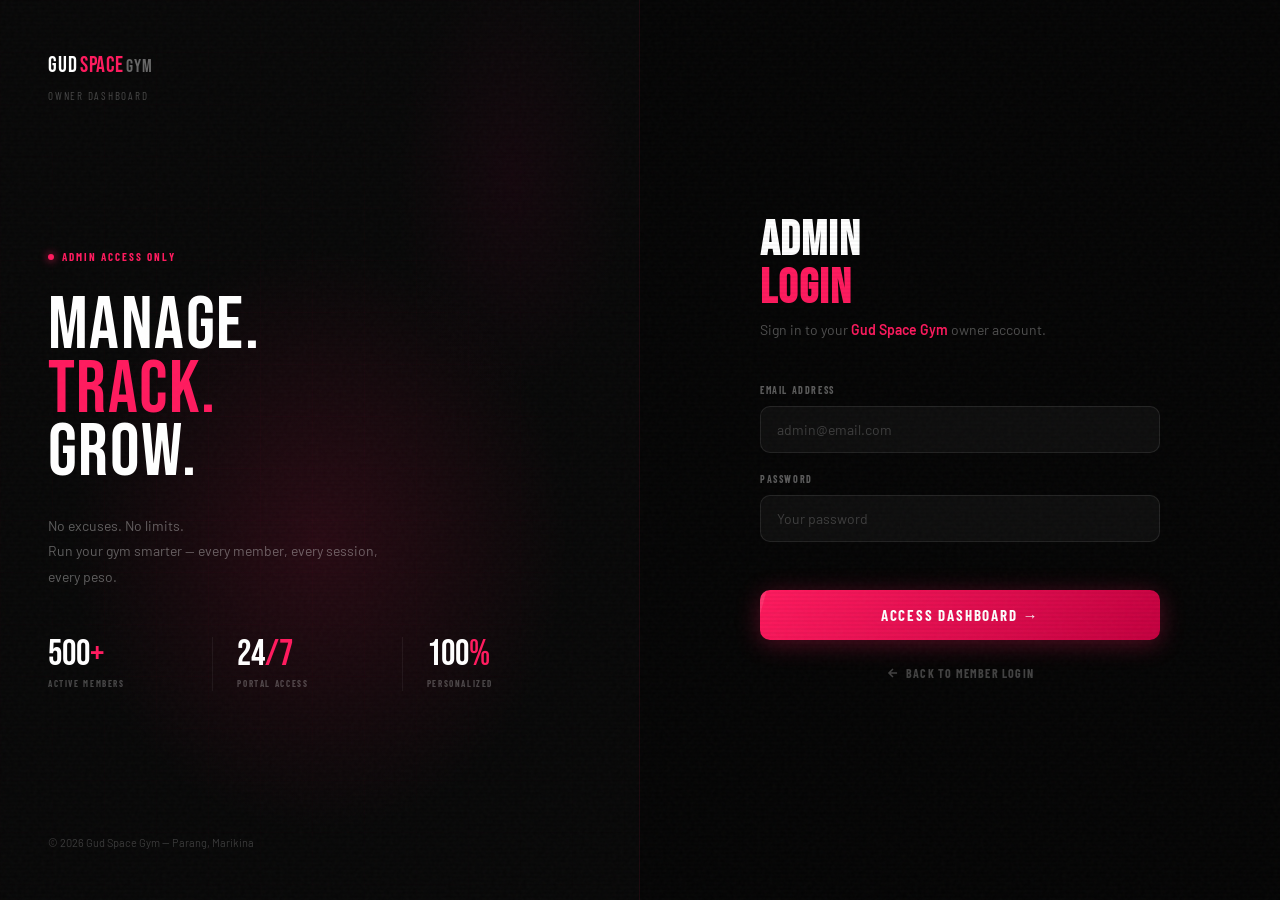
<file: admin.html>
<!DOCTYPE html>
<html lang="en">
<head>
  <meta charset="UTF-8" />
  <meta name="viewport" content="width=device-width, initial-scale=1.0" />
  <title>Admin Portal — GUD SPACE GYM</title>
  <link rel="stylesheet" href="style.css" />
  <link rel="preconnect" href="https://fonts.googleapis.com" />
  <link rel="preconnect" href="https://fonts.gstatic.com" crossorigin />
  <link href="https://fonts.googleapis.com/css2?family=Bebas+Neue&family=Barlow+Condensed:wght@300;400;600;700;800&family=Barlow:wght@300;400;500;600&display=swap" rel="stylesheet" />
  <style>
    /* =====================================================
       ADMIN PORTAL — LEVELED UP
    ===================================================== */
    *, *::before, *::after { box-sizing: border-box; margin: 0; padding: 0; }

    body {
      background: #080808;
      color: var(--white);
      font-family: var(--font-body);
      min-height: 100vh;
    }

    /* ---- PARTICLES CANVAS ---- */
    #adminParticles {
      position: fixed; inset: 0; z-index: 0; pointer-events: none;
    }

    /* ---- SCANLINE OVERLAY ---- */
    .adm-scanlines {
      position: fixed; inset: 0; z-index: 1; pointer-events: none;
      background: repeating-linear-gradient(
        0deg,
        transparent,
        transparent 2px,
        rgba(0,0,0,0.03) 2px,
        rgba(0,0,0,0.03) 4px
      );
      animation: scanMove 8s linear infinite;
    }
    @keyframes scanMove { from { background-position: 0 0; } to { background-position: 0 100px; } }

    /* ---- ADMIN LOGIN SCREEN — SPLIT LAYOUT ---- */
    .admin-login-screen {
      min-height: 100vh;
      display: grid;
      grid-template-columns: 1fr 1fr;
      position: relative; overflow: hidden;
    }

    /* LEFT BRAND PANEL */
    .adm-brand-panel {
      position: relative;
      background: #080808;
      display: flex; flex-direction: column;
      justify-content: space-between;
      padding: 48px;
      overflow: hidden;
      border-right: 1px solid rgba(255,26,94,0.08);
    }
    .adm-brand-bg {
      position: absolute; inset: 0; pointer-events: none;
      background-image:
        linear-gradient(rgba(255,26,94,0.025) 1px, transparent 1px),
        linear-gradient(90deg, rgba(255,26,94,0.025) 1px, transparent 1px);
      background-size: 52px 52px;
      mask-image: radial-gradient(ellipse 80% 80% at 40% 50%, black, transparent);
    }
    .adm-brand-glow {
      position: absolute; inset: 0; pointer-events: none;
      background:
        radial-gradient(ellipse 60% 50% at 50% 60%, rgba(255,26,94,0.13), transparent 65%),
        radial-gradient(ellipse 30% 40% at 80% 20%, rgba(160,0,74,0.08), transparent 60%);
      animation: glowPulse 6s ease-in-out infinite;
    }
    @keyframes glowPulse { 0%,100%{opacity:0.8} 50%{opacity:1} }

    .adm-brand-top { position: relative; z-index: 2; }
    .adm-brand-logo {
      font-family: var(--font-display);
      font-size: 22px; letter-spacing: 0.04em;
      display: flex; align-items: baseline; gap: 2px;
      margin-bottom: 4px;
    }
    .adm-brand-tagline {
      font-family: var(--font-cond);
      font-size: 11px; letter-spacing: 0.16em;
      text-transform: uppercase; color: rgba(255,255,255,0.25);
    }
    .adm-brand-center {
      position: relative; z-index: 2;
      flex: 1; display: flex; flex-direction: column; justify-content: center;
    }
    .adm-brand-eyebrow {
      display: flex; align-items: center; gap: 8px;
      font-family: var(--font-cond); font-size: 11px; font-weight: 700;
      letter-spacing: 0.18em; text-transform: uppercase;
      color: var(--pink); margin-bottom: 28px;
    }
    .adm-brand-eyebrow::before {
      content: ''; width: 6px; height: 6px; border-radius: 50%;
      background: var(--pink); box-shadow: 0 0 8px var(--pink);
      animation: dotBlink 2s ease-in-out infinite;
    }
    @keyframes dotBlink { 0%,100%{opacity:1} 50%{opacity:0.3} }
    .adm-brand-headline {
      font-family: var(--font-display);
      font-size: clamp(56px, 5.8vw, 92px);
      line-height: 0.86; letter-spacing: 0.02em; margin-bottom: 28px;
    }
    .adm-brand-headline .line-pink { color: var(--pink); }
    .adm-brand-desc {
      font-size: 14px; color: rgba(255,255,255,0.35);
      line-height: 1.8; max-width: 340px; margin-bottom: 48px;
    }
    .adm-brand-stats { display: flex; gap: 0; }
    .adm-brand-stat {
      flex: 1; padding: 0 24px 0 0;
      border-right: 1px solid rgba(255,255,255,0.06);
    }
    .adm-brand-stat:first-child { padding-left: 0; }
    .adm-brand-stat:last-child { border-right: none; }
    .adm-stat-num {
      font-family: var(--font-display); font-size: 36px; line-height: 1;
      color: var(--white); margin-bottom: 4px;
    }
    .adm-stat-num span { color: var(--pink); }
    .adm-stat-label {
      font-family: var(--font-cond); font-size: 9px; font-weight: 700;
      letter-spacing: 0.18em; text-transform: uppercase; color: rgba(255,255,255,0.25);
    }
    .adm-brand-bottom { position: relative; z-index: 2; font-size: 11px; color: rgba(255,255,255,0.2); }

    /* RIGHT FORM PANEL */
    .adm-form-panel {
      background: #050505;
      display: flex; align-items: center; justify-content: center;
      padding: 48px 60px; position: relative; overflow-y: auto;
    }
    .adm-form-inner {
      width: 100%; max-width: 400px;
      animation: formSlideIn 0.5s cubic-bezier(0.34,1.1,0.64,1);
    }
    @keyframes formSlideIn {
      from { opacity: 0; transform: translateY(20px); }
      to   { opacity: 1; transform: translateY(0); }
    }
    .adm-form-title {
      font-family: var(--font-display); font-size: 48px;
      letter-spacing: 0.03em; line-height: 1; margin-bottom: 6px;
    }
    .adm-form-sub {
      font-size: 14px; color: rgba(255,255,255,0.3);
      margin-bottom: 40px; line-height: 1.6;
    }
    .adm-form-sub span { color: var(--pink); font-weight: 600; }
    .adm-field { margin-bottom: 18px; }
    .adm-field-label {
      font-family: var(--font-cond); font-size: 10px; font-weight: 700;
      letter-spacing: 0.16em; text-transform: uppercase;
      color: rgba(255,255,255,0.35); margin-bottom: 8px; display: block;
    }
    .adm-field-input {
      width: 100%; background: rgba(255,255,255,0.04);
      border: 1px solid rgba(255,255,255,0.09); border-radius: 10px;
      padding: 14px 16px; color: var(--white); font-size: 14px;
      outline: none; font-family: inherit; transition: border-color 0.2s, box-shadow 0.2s;
    }
    .adm-field-input:focus {
      border-color: rgba(255,26,94,0.5); box-shadow: 0 0 0 3px rgba(255,26,94,0.07);
    }
    .adm-field-input::placeholder { color: rgba(255,255,255,0.2); }
    .adm-login-error {
      font-size: 12px; color: #ff6b6b; min-height: 18px; margin-bottom: 12px;
      display: flex; align-items: center; gap: 6px;
    }
    .adm-login-btn {
      width: 100%; padding: 16px;
      background: linear-gradient(135deg, var(--pink) 0%, #c4003f 100%);
      border: none; border-radius: 10px; cursor: pointer;
      font-family: var(--font-cond); font-size: 15px; font-weight: 700;
      letter-spacing: 0.12em; text-transform: uppercase; color: white;
      box-shadow: 0 4px 24px rgba(255,26,94,0.3); transition: all 0.2s; margin-top: 4px;
      position: relative; overflow: hidden;
      display: flex; align-items: center; justify-content: center; gap: 10px;
    }
    .adm-login-btn::before {
      content: ''; position: absolute; inset: 0;
      background: rgba(255,255,255,0.1);
      transform: translateX(-100%) skewX(-15deg); transition: transform 0.4s ease;
    }
    .adm-login-btn:hover:not(:disabled)::before { transform: translateX(100%) skewX(-15deg); }
    .adm-login-btn:hover:not(:disabled) {
      transform: translateY(-2px); box-shadow: 0 10px 36px rgba(255,26,94,0.45);
    }
    .adm-login-btn:disabled { opacity: 0.5; cursor: not-allowed; transform: none; }
    .adm-btn-spinner {
      display: none; width: 16px; height: 16px;
      border: 2px solid rgba(255,255,255,0.3); border-top-color: white;
      border-radius: 50%; animation: spin 0.7s linear infinite;
    }
    .adm-login-btn.loading .adm-btn-text { display: none; }
    .adm-login-btn.loading .adm-btn-spinner { display: block; }
    @keyframes spin { to { transform: rotate(360deg); } }

    @media (max-width: 900px) {
      .admin-login-screen { grid-template-columns: 1fr; }
      .adm-brand-panel { display: none; }
      .adm-form-panel { padding: 40px 24px; }
    }

    .adm-pin-hint {
      text-align: center; font-size: 11px; color: rgba(255,255,255,0.2);
      margin-top: 4px; letter-spacing: 0.04em;
    }
    .adm-pin-hint span { color: var(--pink); font-weight: 600; }
    .adm-back-link {
      display: flex; align-items: center; justify-content: center; gap: 6px;
      font-family: var(--font-cond); font-size: 12px; font-weight: 700;
      letter-spacing: 0.1em; text-transform: uppercase;
      color: rgba(255,255,255,0.25); margin-top: 20px;
      text-decoration: none; transition: color 0.2s;
    }
    .adm-back-link:hover { color: var(--pink); }
    .adm-pin-error {
      text-align: center; font-size: 12px; color: #ff4757;
      min-height: 20px; margin-bottom: 8px;
      letter-spacing: 0.05em;
      transition: all 0.2s;
    }

    /* =====================================================
       ADMIN DASHBOARD — LEVELED UP
    ===================================================== */
    #adminDashboard { display: none; position: relative; }

    /* Subtle grid bg for dashboard */
    #adminDashboard::before {
      content: ''; position: fixed; inset: 0; z-index: 0; pointer-events: none;
      background-image:
        linear-gradient(rgba(255,26,94,.018) 1px, transparent 1px),
        linear-gradient(90deg, rgba(255,26,94,.018) 1px, transparent 1px);
      background-size: 48px 48px;
    }

    /* Top bar */
    .adm-topbar {
      background: rgba(8,8,8,0.92);
      border-bottom: 1px solid rgba(255,26,94,0.1);
      padding: 0 40px;
      display: flex; align-items: center;
      justify-content: space-between; gap: 16px;
      position: sticky; top: 0; z-index: 100;
      backdrop-filter: blur(20px);
      height: 64px;
      box-shadow: 0 1px 0 rgba(255,26,94,0.08), 0 4px 24px rgba(0,0,0,0.4);
    }
    .adm-topbar-left { display: flex; align-items: center; gap: 20px; }
    .adm-logo {
      font-family: var(--font-display);
      font-size: 22px; letter-spacing: 0.04em;
      display: flex; align-items: baseline; gap: 2px;
    }
    .adm-badge {
      background: rgba(255,26,94,0.1);
      border: 1px solid rgba(255,26,94,0.25);
      border-radius: 4px;
      padding: 3px 10px;
      font-family: var(--font-cond);
      font-size: 11px; font-weight: 700;
      letter-spacing: 0.1em; text-transform: uppercase;
      color: var(--pink);
      box-shadow: 0 0 10px rgba(255,26,94,0.1);
    }
    .adm-topbar-right { display: flex; align-items: center; gap: 14px; }
    .adm-date {
      font-family: var(--font-cond);
      font-size: 12px; font-weight: 700;
      letter-spacing: 0.12em; text-transform: uppercase;
      color: rgba(255,255,255,0.3);
    }
    .adm-logout-btn {
      background: none; border: 1px solid rgba(255,255,255,0.1);
      border-radius: 8px;
      padding: 8px 16px;
      font-family: var(--font-cond);
      font-size: 12px; font-weight: 700;
      letter-spacing: 0.08em; text-transform: uppercase;
      color: rgba(255,255,255,0.35); cursor: pointer;
      transition: all 0.2s;
      display: flex; align-items: center; gap: 6px;
    }
    .adm-logout-btn:hover { border-color: rgba(255,59,48,0.4); color: #ff6b6b; background: rgba(255,59,48,0.06); }

    /* Nav tabs */
    .adm-nav {
      display: flex; gap: 0;
      border-bottom: 1px solid rgba(255,255,255,0.05);
      padding: 0 40px;
      background: rgba(8,8,8,0.7);
      backdrop-filter: blur(16px);
      overflow-x: auto; position: relative; z-index: 99;
    }
    .adm-nav::-webkit-scrollbar { height: 0; }
    .adm-nav-tab {
      font-family: var(--font-cond);
      font-size: 12px; font-weight: 700;
      letter-spacing: 0.08em; text-transform: uppercase;
      padding: 16px 20px;
      color: rgba(255,255,255,0.3); cursor: pointer;
      border-bottom: 2px solid transparent;
      transition: all 0.2s; white-space: nowrap;
      display: flex; align-items: center; gap: 8px;
      position: relative;
    }
    .adm-nav-tab:hover { color: rgba(255,255,255,0.7); }
    .adm-nav-tab.active { color: var(--pink); border-bottom-color: var(--pink); }
    .adm-nav-tab.active::after {
      content: '';
      position: absolute; bottom: -1px; left: 50%; transform: translateX(-50%);
      width: 40%; height: 2px;
      background: var(--pink);
      box-shadow: 0 0 8px var(--pink);
      border-radius: 2px 2px 0 0;
    }

    /* Content area */
    .adm-content { padding: 32px 40px; position: relative; z-index: 1; }

    /* ---- STAT CARDS ---- */
    .adm-stats-row {
      display: grid; grid-template-columns: repeat(4, 1fr);
      gap: 16px; margin-bottom: 28px;
    }
    .adm-stat-card {
      background: rgba(255,255,255,0.03);
      border: 1px solid rgba(255,255,255,0.07);
      border-radius: 16px;
      padding: 24px;
      transition: all 0.25s ease;
      position: relative; overflow: hidden;
    }
    .adm-stat-card::before {
      content: ''; position: absolute; top: 0; left: 0; right: 0; height: 1px;
      background: linear-gradient(90deg, transparent, rgba(255,26,94,0.3), transparent);
      opacity: 0; transition: opacity 0.25s;
    }
    .adm-stat-card:hover {
      border-color: rgba(255,26,94,0.2);
      background: rgba(255,26,94,0.03);
      transform: translateY(-2px);
      box-shadow: 0 8px 24px rgba(0,0,0,0.3);
    }
    .adm-stat-card:hover::before { opacity: 1; }
    .asc-icon {
      font-size: 20px; margin-bottom: 14px;
      width: 42px; height: 42px;
      background: rgba(255,26,94,0.08); border-radius: 10px;
      display: flex; align-items: center; justify-content: center;
      border: 1px solid rgba(255,26,94,0.12);
    }
    .asc-value {
      font-family: var(--font-display);
      font-size: 42px; line-height: 1; color: var(--white);
      margin-bottom: 4px;
    }
    .asc-label {
      font-family: var(--font-cond);
      font-size: 10px; font-weight: 700;
      letter-spacing: 0.14em; text-transform: uppercase;
      color: rgba(255,255,255,0.3);
    }
    .asc-change {
      font-size: 11px; margin-top: 6px;
      display: flex; align-items: center; gap: 4px;
    }
    .asc-change.up { color: #2ed573; }
    .asc-change.neutral { color: rgba(255,255,255,0.3); }

    /* ---- TABLE ---- */
    .adm-section-header {
      display: flex; align-items: center;
      justify-content: space-between; gap: 16px;
      margin-bottom: 16px; flex-wrap: wrap;
    }
    .adm-section-title {
      font-family: var(--font-display);
      font-size: 26px; letter-spacing: 0.03em;
    }
    .adm-section-title span { color: var(--pink); }
    .adm-search {
      background: rgba(255,255,255,0.04);
      border: 1px solid rgba(255,255,255,0.08);
      border-radius: 8px;
      padding: 10px 16px;
      font-family: var(--font-body);
      font-size: 14px; color: var(--white);
      outline: none; transition: border-color 0.2s, box-shadow 0.2s;
      min-width: 240px;
    }
    .adm-search:focus { border-color: rgba(255,26,94,0.4); box-shadow: 0 0 0 3px rgba(255,26,94,0.08); }
    .adm-search::placeholder { color: rgba(255,255,255,0.2); }
    .adm-filter-row {
      display: flex; gap: 8px; flex-wrap: wrap;
      margin-bottom: 16px;
    }
    .adm-filter-btn {
      font-family: var(--font-cond);
      font-size: 11px; font-weight: 700;
      letter-spacing: 0.08em; text-transform: uppercase;
      padding: 7px 16px;
      border-radius: 8px;
      border: 1px solid rgba(255,255,255,0.07);
      background: rgba(255,255,255,0.03);
      color: rgba(255,255,255,0.3); cursor: pointer;
      transition: all 0.2s;
    }
    .adm-filter-btn:hover { border-color: rgba(255,26,94,0.3); color: rgba(255,255,255,0.7); }
    .adm-filter-btn.active {
      background: var(--pink); border-color: var(--pink);
      color: white; box-shadow: 0 2px 12px rgba(255,26,94,0.3);
    }

    .adm-table-wrap {
      background: rgba(255,255,255,0.02);
      border: 1px solid rgba(255,255,255,0.06);
      border-radius: 14px;
      overflow: hidden; overflow-x: auto;
    }
    .adm-table {
      width: 100%; border-collapse: collapse;
      min-width: 700px;
    }
    .adm-table thead tr {
      border-bottom: 1px solid rgba(255,255,255,0.05);
      background: rgba(255,255,255,0.02);
    }
    .adm-table thead th {
      font-family: var(--font-cond);
      font-size: 9px; font-weight: 700;
      letter-spacing: 0.16em; text-transform: uppercase;
      color: rgba(255,255,255,0.3);
      padding: 14px 20px; text-align: left;
      white-space: nowrap;
    }
    .adm-table tbody tr {
      border-bottom: 1px solid rgba(255,255,255,0.03);
      transition: background 0.15s;
    }
    .adm-table tbody tr:hover { background: rgba(255,26,94,0.03); }
    .adm-table tbody tr:last-child { border-bottom: none; }
    .adm-table td {
      padding: 14px 20px; font-size: 13px;
      color: rgba(255,255,255,0.6); vertical-align: middle;
    }

    /* Member cell */
    .member-cell { display: flex; align-items: center; gap: 12px; }
    .member-av {
      width: 36px; height: 36px; border-radius: 50%;
      display: flex; align-items: center; justify-content: center;
      font-family: var(--font-display); font-size: 15px;
      color: white; flex-shrink: 0; overflow: hidden; position: relative;
    }
    .member-av img { width: 100%; height: 100%; object-fit: cover; position: absolute; inset: 0; }
    .pp-member-avatar { overflow: hidden; position: relative; }
    .pp-member-avatar img { width: 100%; height: 100%; object-fit: cover; position: absolute; inset: 0; }
    .member-name {
      font-family: var(--font-cond);
      font-size: 13px; font-weight: 700;
      letter-spacing: 0.04em; text-transform: uppercase;
      color: var(--white);
    }
    .member-email { font-size: 11px; color: rgba(255,255,255,0.3); }

    /* Status badges */
    .status-badge {
      display: inline-flex; align-items: center; gap: 5px;
      padding: 4px 10px; border-radius: 4px;
      font-family: var(--font-cond);
      font-size: 10px; font-weight: 700;
      letter-spacing: 0.08em; text-transform: uppercase;
    }
    .status-badge.in  { background: rgba(46,213,115,0.1);  color: #2ed573; }
    .status-badge.out { background: rgba(255,255,255,0.05); color: rgba(255,255,255,0.3); }
    .status-badge.auto{ background: rgba(255,59,48,0.1);    color: #ff6b6b; }
    .status-dot { width: 6px; height: 6px; border-radius: 50%; background: currentColor; }
    .status-badge.in .status-dot { animation: blink 1.2s infinite; }
    @keyframes blink { 0%,100%{opacity:1} 50%{opacity:0.3} }

    /* Goal badge */
    .goal-tag {
      font-family: var(--font-cond);
      font-size: 10px; font-weight: 700;
      letter-spacing: 0.08em; text-transform: uppercase;
      background: rgba(255,26,94,0.08);
      border: 1px solid rgba(255,26,94,0.18);
      color: var(--pink);
      padding: 3px 8px; border-radius: 3px;
      white-space: nowrap;
    }

    /* Actions */
    .adm-action-btn {
      background: none; border: 1px solid rgba(255,255,255,0.08);
      border-radius: 6px;
      padding: 6px 12px;
      font-family: var(--font-cond);
      font-size: 11px; font-weight: 700;
      letter-spacing: 0.08em; text-transform: uppercase;
      color: rgba(255,255,255,0.35); cursor: pointer;
      transition: all 0.2s;
      display: inline-flex; align-items: center; gap: 4px;
    }
    .adm-action-btn:hover { border-color: rgba(255,26,94,0.3); color: var(--pink); }
    .adm-action-btn.danger:hover { border-color: rgba(255,59,48,0.4); color: #ff6b6b; }

    /* ── ANNOUNCEMENTS ── */
    .ann-item {
      background: rgba(255,255,255,.025); border: 1px solid rgba(255,255,255,.06);
      border-radius: 12px; padding: 16px 18px; margin-bottom: 10px;
      display: flex; align-items: flex-start; gap: 14px;
      transition: all .2s;
    }
    .ann-item:hover { border-color: rgba(255,255,255,.1); background: rgba(255,255,255,.035); }
    .ann-item.priority-urgent  { border-left: 3px solid #ff6b6b; }
    .ann-item.priority-warning { border-left: 3px solid #fdcb6e; }
    .ann-item.priority-info    { border-left: 3px solid #74b9ff; }
    .ann-priority-badge { font-size: 18px; flex-shrink: 0; margin-top: 2px; }
    .ann-content { flex: 1; }
    .ann-title { font-family: var(--font-cond); font-size: 15px; font-weight: 700; letter-spacing: .04em; color: #fff; margin-bottom: 4px; }
    .ann-body  { font-size: 12px; color: rgba(255,255,255,.5); line-height: 1.6; margin-bottom: 8px; }
    .ann-meta  { display: flex; gap: 12px; flex-wrap: wrap; align-items: center; }
    .ann-meta-tag {
      font-family: var(--font-cond); font-size: 9px; font-weight: 700;
      letter-spacing: .12em; text-transform: uppercase;
      background: rgba(255,255,255,.05); border-radius: 3px; padding: 2px 7px;
      color: rgba(255,255,255,.3);
    }
    .ann-meta-tag.expiry  { color: #fdcb6e; background: rgba(253,203,110,.08); }
    .ann-meta-tag.expired { color: #ff6b6b; background: rgba(255,107,107,.08); }
    .ann-delete-btn {
      background: none; border: none; color: rgba(255,255,255,.15);
      font-size: 16px; cursor: pointer; padding: 4px; border-radius: 4px;
      transition: color .2s; flex-shrink: 0;
    }
    .ann-delete-btn:hover { color: #ff6b6b; }
    .ann-empty { text-align: center; padding: 48px 24px; color: rgba(255,255,255,.2); font-family: var(--font-cond); font-size: 13px; letter-spacing: .08em; text-transform: uppercase; }

    /* ─── POST ANNOUNCEMENT BUTTON ─── */
    .ann-post-btn {
      display: inline-flex; align-items: center; gap: 10px;
      padding: 13px 28px; border-radius: 10px;
      background: linear-gradient(135deg, var(--pink) 0%, #c4003f 100%);
      border: none; cursor: pointer; position: relative; overflow: hidden;
      font-family: var(--font-cond); font-size: 13px; font-weight: 700;
      letter-spacing: .12em; text-transform: uppercase; color: #fff;
      box-shadow: 0 4px 20px rgba(255,26,94,.35);
      transition: all .2s ease;
    }
    .ann-post-btn::before {
      content: ''; position: absolute; inset: 0;
      background: linear-gradient(90deg, transparent, rgba(255,255,255,.15), transparent);
      transform: translateX(-100%) skewX(-15deg); transition: transform .5s ease;
    }
    .ann-post-btn:hover { transform: translateY(-2px); box-shadow: 0 8px 28px rgba(255,26,94,.5); }
    .ann-post-btn:hover::before { transform: translateX(100%) skewX(-15deg); }
    .ann-post-btn:active { transform: translateY(0); }
    .ann-post-btn-icon { font-size: 17px; }

    /* ── MESSAGES ── */
    .msg-layout { display: grid; grid-template-columns: 240px 1fr; gap: 0; border: 1px solid rgba(255,255,255,.07); border-radius: 12px; overflow: hidden; min-height: 520px; }
    .msg-sidebar { background: rgba(255,255,255,.02); border-right: 1px solid rgba(255,255,255,.06); display: flex; flex-direction: column; }
    .msg-search-wrap { padding: 12px; border-bottom: 1px solid rgba(255,255,255,.06); }
    .msg-member-list { flex: 1; overflow-y: auto; }
    .msg-member-item {
      display: flex; align-items: center; gap: 10px; padding: 11px 14px;
      cursor: pointer; transition: background .15s; border-bottom: 1px solid rgba(255,255,255,.04);
      position: relative;
    }
    .msg-member-item:hover { background: rgba(255,255,255,.04); }
    .msg-member-item.active { background: rgba(255,26,94,.08); border-left: 2px solid var(--pink); }
    .msg-member-avatar {
      width: 34px; height: 34px; border-radius: 50%; flex-shrink: 0;
      background: linear-gradient(135deg, var(--pink), #a0004a);
      display: flex; align-items: center; justify-content: center;
      font-family: var(--font-display); font-size: 14px; color: white;
      overflow: hidden;
    }
    .msg-member-avatar img { width: 100%; height: 100%; object-fit: cover; }
    .msg-member-info { flex: 1; min-width: 0; }
    .msg-member-name { font-family: var(--font-cond); font-size: 12px; font-weight: 700; letter-spacing: .04em; color: #fff; white-space: nowrap; overflow: hidden; text-overflow: ellipsis; }
    .msg-member-preview { font-size: 10px; color: rgba(255,255,255,.3); white-space: nowrap; overflow: hidden; text-overflow: ellipsis; margin-top: 2px; }
    .msg-unread-dot { width: 7px; height: 7px; border-radius: 50%; background: var(--pink); flex-shrink: 0; }
    .msg-chat-area { display: flex; flex-direction: column; background: rgba(8,8,8,.6); }
    .msg-chat-header { padding: 14px 18px; border-bottom: 1px solid rgba(255,255,255,.06); display: flex; align-items: center; gap: 10px; min-height: 58px; }
    .msg-chat-header-avatar { width: 32px; height: 32px; border-radius: 50%; background: linear-gradient(135deg, var(--pink), #a0004a); display: flex; align-items: center; justify-content: center; font-family: var(--font-display); font-size: 13px; color: white; overflow: hidden; flex-shrink: 0; }
    .msg-chat-header-avatar img { width: 100%; height: 100%; object-fit: cover; }
    .msg-chat-header-name { font-family: var(--font-cond); font-size: 14px; font-weight: 700; letter-spacing: .04em; color: #fff; }
    .msg-chat-body { flex: 1; overflow-y: auto; padding: 18px; display: flex; flex-direction: column; gap: 10px; }
    .msg-empty-state { margin: auto; text-align: center; color: rgba(255,255,255,.2); font-size: 13px; font-family: var(--font-cond); letter-spacing: .06em; }
    .msg-bubble-wrap { display: flex; flex-direction: column; max-width: 75%; }
    .msg-bubble-wrap.from-admin  { align-self: flex-end;  align-items: flex-end; }
    .msg-bubble-wrap.from-member { align-self: flex-start; align-items: flex-start; }
    .msg-bubble { padding: 9px 14px; border-radius: 12px; font-size: 13px; line-height: 1.5; word-break: break-word; }
    .msg-bubble-wrap.from-admin  .msg-bubble { background: var(--pink); color: #fff; border-bottom-right-radius: 3px; }
    .msg-bubble-wrap.from-member .msg-bubble { background: rgba(255,255,255,.07); color: rgba(255,255,255,.85); border-bottom-left-radius: 3px; }
    .msg-bubble-time { font-size: 9px; color: rgba(255,255,255,.25); margin-top: 3px; letter-spacing: .04em; }
    .msg-composer { padding: 12px 14px; border-top: 1px solid rgba(255,255,255,.06); display: flex; gap: 10px; align-items: flex-end; }
    .msg-input {
      flex: 1; background: rgba(255,255,255,.05); border: 1px solid rgba(255,255,255,.1);
      border-radius: 8px; padding: 10px 13px; color: #fff; font-size: 13px;
      resize: none; outline: none; font-family: inherit; line-height: 1.4;
      transition: border-color .2s;
    }
    .msg-input:focus { border-color: rgba(255,26,94,.4); }
    .msg-send-btn {
      background: var(--pink); border: none; border-radius: 8px; padding: 10px 16px;
      color: white; font-family: var(--font-cond); font-size: 12px; font-weight: 700;
      letter-spacing: .08em; cursor: pointer; transition: background .2s; flex-shrink: 0;
      white-space: nowrap;
    }
    .msg-send-btn:hover { background: var(--pink-d); }
    @media (max-width: 700px) {
      .msg-layout { grid-template-columns: 1fr; }
      .msg-sidebar { max-height: 220px; border-right: none; border-bottom: 1px solid rgba(255,255,255,.06); }
    }

    /* Progress Photos */
    .pp-member-card {
      background: rgba(255,255,255,.03);
      border: 1px solid rgba(255,255,255,.07);
      border-radius: 12px; overflow: hidden;
      transition: border-color .25s;
    }
    .pp-member-card:hover { border-color: rgba(255,26,94,.3); }
    .pp-member-header {
      display: flex; align-items: center; gap: 12px;
      padding: 16px 18px;
      border-bottom: 1px solid rgba(255,255,255,.05);
    }
    .pp-member-avatar {
      width: 38px; height: 38px; border-radius: 50%;
      background: var(--pink);
      display: flex; align-items: center; justify-content: center;
      font-family: var(--font-display); font-size: 16px; color: #fff;
      flex-shrink: 0;
    }
    .pp-member-name { font-family: var(--font-cond); font-size: 14px; font-weight: 700; letter-spacing: .06em; text-transform: uppercase; color: #fff; }
    .pp-member-meta { font-size: 11px; color: rgba(255,255,255,.3); margin-top: 2px; }
    .pp-photos-row { display: grid; grid-template-columns: 1fr 1fr; }
    .pp-photo-slot { position: relative; }
    .pp-photo-slot img { width: 100%; height: 200px; object-fit: cover; object-position: top; display: block; }
    .pp-photo-label {
      position: absolute; top: 8px; left: 8px;
      font-family: var(--font-cond); font-size: 9px; font-weight: 700;
      letter-spacing: .16em; text-transform: uppercase;
      padding: 3px 8px; border-radius: 3px; color: #fff;
    }
    .pp-photo-label.before { background: var(--pink); }
    .pp-photo-label.after  { background: rgba(46,213,115,1); }
    .pp-photo-date {
      position: absolute; bottom: 8px; right: 8px;
      font-family: var(--font-cond); font-size: 9px;
      letter-spacing: .08em; text-transform: uppercase;
      background: rgba(0,0,0,.65); color: rgba(255,255,255,.7);
      padding: 3px 8px; border-radius: 3px;
      backdrop-filter: blur(4px);
    }
    .pp-no-photo {
      height: 200px; display: flex; flex-direction: column;
      align-items: center; justify-content: center;
      background: rgba(255,255,255,.02);
      color: rgba(255,255,255,.18);
      font-size: 12px; font-family: var(--font-cond);
      letter-spacing: .08em; text-transform: uppercase; gap: 6px;
    }
    .pp-divider { width: 1px; background: rgba(255,255,255,.05); }

    /* Empty state */
    .adm-empty { padding: 60px 20px; text-align: center; }
    .adm-empty-icon { font-size: 48px; margin-bottom: 16px; }
    .adm-empty-title {
      font-family: var(--font-cond);
      font-size: 18px; font-weight: 700;
      letter-spacing: 0.04em; color: rgba(255,255,255,0.3);
      margin-bottom: 8px;
    }
    .adm-empty-sub { font-size: 13px; color: rgba(255,255,255,0.2); }

    /* ---- ATTENDANCE LOG ---- */
    .att-date-group { margin-bottom: 24px; }
    .att-date-header {
      font-family: var(--font-cond);
      font-size: 12px; font-weight: 700;
      letter-spacing: 0.1em; text-transform: uppercase;
      color: var(--pink);
      padding: 10px 0; border-bottom: 1px solid rgba(255,255,255,0.05);
      margin-bottom: 10px;
      display: flex; align-items: center; gap: 10px;
    }
    .att-count-badge {
      background: rgba(255,26,94,0.1);
      border-radius: 4px; padding: 2px 8px;
      font-size: 11px; color: var(--pink);
    }

    /* ---- AUTO TIMEOUT LOG ---- */
    .timeout-row { background: rgba(255,59,48,0.04); }

    /* ---- MEMBER DETAIL MODAL ---- */
    .member-modal {
      position: fixed; inset: 0;
      background: rgba(0,0,0,0.8);
      backdrop-filter: blur(12px);
      z-index: 9000;
      display: none; align-items: center; justify-content: center;
      padding: 24px;
    }
    .member-modal.show { display: flex; animation: fadeIn 0.2s ease; }
    @keyframes fadeIn { from{opacity:0} to{opacity:1} }
    .member-modal-box {
      background: rgba(12,12,12,0.98);
      border: 1px solid rgba(255,26,94,0.15);
      border-radius: 20px;
      padding: 40px;
      width: 100%; max-width: 560px;
      max-height: 85vh; overflow-y: auto;
      position: relative;
      box-shadow: 0 40px 80px rgba(0,0,0,0.7), 0 0 40px rgba(255,26,94,0.05);
      animation: modalIn 0.3s cubic-bezier(0.34,1.56,0.64,1);
    }
    @keyframes modalIn {
      from { opacity:0; transform:scale(0.93) translateY(20px); }
      to   { opacity:1; transform:scale(1) translateY(0); }
    }
    .mm-close {
      position: absolute; top: 16px; right: 16px;
      width: 32px; height: 32px;
      background: rgba(255,255,255,0.06); border: none; border-radius: 50%;
      color: rgba(255,255,255,0.4); font-size: 16px;
      display: flex; align-items: center; justify-content: center;
      cursor: pointer; transition: all 0.2s;
    }
    .mm-close:hover { background: var(--pink); color: white; }
    .mm-header { display: flex; align-items: center; gap: 20px; margin-bottom: 28px; }
    .mm-avatar {
      width: 72px; height: 72px; border-radius: 50%;
      display: flex; align-items: center; justify-content: center;
      font-family: var(--font-display); font-size: 30px;
      color: white; flex-shrink: 0;
      border: 2px solid rgba(255,26,94,0.3);
    }
    .mm-name { font-family: var(--font-display); font-size: 28px; letter-spacing: 0.03em; line-height: 1; margin-bottom: 4px; }
    .mm-email { font-size: 13px; color: rgba(255,255,255,0.3); }
    .mm-section {
      font-family: var(--font-cond); font-size: 10px; font-weight: 700;
      letter-spacing: 0.16em; text-transform: uppercase;
      color: var(--pink); margin-bottom: 12px; margin-top: 24px;
    }
    .mm-grid { display: grid; grid-template-columns: 1fr 1fr; gap: 8px; margin-bottom: 4px; }
    .mm-item { background: rgba(255,255,255,0.04); border-radius: 8px; padding: 12px 14px; }
    .mm-item-label {
      font-family: var(--font-cond); font-size: 9px; font-weight: 700;
      letter-spacing: 0.14em; text-transform: uppercase;
      color: rgba(255,255,255,0.3); margin-bottom: 4px;
    }
    .mm-item-value { font-family: var(--font-cond); font-size: 16px; font-weight: 700; letter-spacing: 0.03em; color: var(--white); }
    .mm-att-list { display: flex; flex-direction: column; gap: 8px; max-height: 200px; overflow-y: auto; }
    .mm-att-row {
      background: rgba(255,255,255,0.04); border-radius: 8px;
      padding: 10px 14px;
      display: flex; align-items: center; justify-content: space-between; gap: 12px;
    }
    .mm-att-date { font-family: var(--font-cond); font-size: 12px; font-weight: 700; letter-spacing: 0.05em; color: var(--white); }
    .mm-att-times { font-size: 12px; color: rgba(255,255,255,0.3); }
    .pay-summary { display: grid; grid-template-columns: 1fr 1fr 1fr; gap: 8px; margin-bottom: 16px; }
    .pay-summary-card { border-radius: 10px; padding: 14px 12px; text-align: center; }
    .pay-summary-card.total   { background: rgba(255,255,255,0.05); border: 1px solid rgba(255,255,255,0.08); }
    .pay-summary-card.paid    { background: rgba(46,213,115,0.08);  border: 1px solid rgba(46,213,115,0.2); }
    .pay-summary-card.balance { background: rgba(255,107,107,0.08); border: 1px solid rgba(255,107,107,0.2); }
    .pay-summary-card.balance.clear { background: rgba(46,213,115,0.08); border: 1px solid rgba(46,213,115,0.2); }
    .pay-summary-label { font-family: var(--font-cond); font-size: 9px; font-weight: 700; letter-spacing: 0.14em; text-transform: uppercase; color: rgba(255,255,255,0.35); margin-bottom: 6px; }
    .pay-summary-val { font-family: var(--font-display); font-size: 18px; }
    .pay-summary-card.total   .pay-summary-val { color: var(--white); }
    .pay-summary-card.paid    .pay-summary-val { color: #2ed573; }
    .pay-summary-card.balance .pay-summary-val { color: #ff6b6b; }
    .pay-summary-card.balance.clear .pay-summary-val { color: #2ed573; }
    .pay-progress-wrap { background: rgba(255,255,255,0.06); border-radius: 6px; height: 6px; overflow: hidden; margin-bottom: 6px; }
    .pay-progress-bar { height: 100%; border-radius: 6px; transition: width 0.6s ease; }
    .pay-progress-label { font-size: 11px; color: rgba(255,255,255,0.3); margin-bottom: 14px; text-align: right; }
    .pay-history-list { display: flex; flex-direction: column; gap: 6px; max-height: 160px; overflow-y: auto; margin-bottom: 14px; }
    .pay-history-row { display: flex; align-items: center; justify-content: space-between; background: rgba(255,255,255,0.04); border-radius: 8px; padding: 10px 14px; gap: 10px; }
    .pay-history-amount { font-family: var(--font-cond); font-size: 15px; font-weight: 700; color: #2ed573; }
    .pay-history-meta { font-size: 11px; color: rgba(255,255,255,0.3); flex: 1; }
    .pay-history-note { font-size: 11px; color: rgba(255,255,255,0.45); font-style: italic; }
    .pay-history-del { background: none; border: none; color: rgba(255,107,107,0.5); cursor: pointer; font-size: 14px; padding: 2px 6px; border-radius: 4px; }
    .pay-history-del:hover { color: #ff6b6b; }
    .pay-add-row { display: flex; gap: 8px; align-items: center; flex-wrap: wrap; }
    .pay-input { flex: 1; min-width: 120px; background: rgba(255,255,255,0.06); border: 1px solid rgba(255,255,255,0.12); border-radius: 8px; padding: 10px 14px; color: #fff; font-size: 13px; font-family: var(--font-body); outline: none; }
    .pay-input:focus { border-color: var(--pink); }
    .pay-input::placeholder { color: rgba(255,255,255,0.25); }
    .pay-add-btn { background: var(--pink); color: #fff; border: none; border-radius: 8px; padding: 10px 16px; font-family: var(--font-cond); font-size: 12px; font-weight: 700; letter-spacing: .08em; cursor: pointer; white-space: nowrap; }
    .pay-msg { font-size: 12px; margin-top: 6px; min-height: 16px; }
    .pay-empty { font-size: 12px; color: rgba(255,255,255,0.25); padding: 8px 0; text-align: center; }

    /* Responsive */
    @media (max-width: 1024px) { .adm-stats-row { grid-template-columns: repeat(2, 1fr); } }
    @media (max-width: 768px) {
      .adm-topbar { padding: 0 20px; }
      .adm-nav { padding: 0 20px; }
      .adm-content { padding: 20px; }
      .adm-stats-row { grid-template-columns: 1fr 1fr; }
      .adm-login-card { padding: 36px 28px; }
    }
    @media (max-width: 480px) { .adm-stats-row { grid-template-columns: 1fr 1fr; gap: 10px; } }

    /* =====================================================
       MEMBERSHIP STYLES
    ===================================================== */
    .mem-plan-badge {
      display: inline-flex; align-items: center; gap: 5px;
      padding: 4px 10px; border-radius: 4px;
      font-family: var(--font-cond);
      font-size: 10px; font-weight: 700;
      letter-spacing: 0.08em; text-transform: uppercase;
    }
    .mem-plan-badge.active   { background: rgba(46,213,115,0.12); color: #2ed573; border: 1px solid rgba(46,213,115,0.25); }
    .mem-plan-badge.expiring { background: rgba(253,203,110,0.12); color: #fdcb6e; border: 1px solid rgba(253,203,110,0.3); animation: expPulse 1.8s ease-in-out infinite; }
    .mem-plan-badge.expired  { background: rgba(255,107,107,0.1);  color: #ff6b6b; border: 1px solid rgba(255,107,107,0.2); }
    .mem-plan-badge.walkin   { background: rgba(116,185,255,0.1);  color: #74b9ff; border: 1px solid rgba(116,185,255,0.2); }
    .mem-plan-badge.none     { background: rgba(255,255,255,0.04); color: rgba(255,255,255,0.3); border: 1px solid rgba(255,255,255,0.07); }
    @keyframes expPulse { 0%,100%{opacity:1} 50%{opacity:0.6} }

    .mem-days-bar-wrap { width: 90px; background: rgba(255,255,255,0.06); border-radius: 4px; height: 5px; overflow: hidden; }
    .mem-days-bar      { height: 100%; border-radius: 4px; transition: width 0.4s ease; }

    /* Assign Plan Modal */
    .mem-modal {
      position: fixed; inset: 0;
      background: rgba(0,0,0,0.85);
      backdrop-filter: blur(16px);
      z-index: 9100;
      display: none; align-items: center; justify-content: center;
      padding: 24px;
    }
    .mem-modal.show { display: flex; animation: fadeIn 0.2s ease; }
    .mem-modal-box {
      background: rgba(10,10,10,0.98);
      border: 1px solid rgba(255,26,94,0.18);
      border-radius: 20px;
      padding: 40px;
      width: 100%; max-width: 520px;
      max-height: 90vh; overflow-y: auto;
      position: relative;
      box-shadow: 0 40px 80px rgba(0,0,0,0.8), 0 0 40px rgba(255,26,94,0.06);
    }
    .mem-modal-box::before {
      content: ''; position: absolute; top: 0; left: 20%; right: 20%; height: 1px;
      background: linear-gradient(90deg, transparent, rgba(255,26,94,0.5), transparent);
    }
    .mem-modal-title {
      font-family: var(--font-display); font-size: 28px;
      letter-spacing: 0.03em; margin-bottom: 6px;
    }
    .mem-modal-sub { font-size: 13px; color: rgba(255,255,255,0.35); margin-bottom: 28px; }

    .mem-preset-grid {
      display: grid; grid-template-columns: 1fr 1fr;
      gap: 10px; margin-bottom: 20px;
    }
    .mem-preset-card {
      background: rgba(255,255,255,0.03);
      border: 1px solid rgba(255,255,255,0.08);
      border-radius: 12px; padding: 16px;
      cursor: pointer; transition: all 0.2s;
      position: relative; overflow: hidden;
    }
    .mem-preset-card::before {
      content: ''; position: absolute; top: 0; left: 0; right: 0; height: 2px;
      background: var(--pink); transform: scaleX(0); transform-origin: left;
      transition: transform 0.3s;
    }
    .mem-preset-card:hover { border-color: rgba(255,26,94,0.35); background: rgba(255,26,94,0.04); transform: translateY(-2px); }
    .mem-preset-card:hover::before { transform: scaleX(1); }
    .mem-preset-card.selected { border-color: var(--pink); background: rgba(255,26,94,0.08); box-shadow: 0 0 16px rgba(255,26,94,0.12); }
    .mem-preset-card.selected::before { transform: scaleX(1); }
    .mem-preset-name { font-family: var(--font-cond); font-size: 13px; font-weight: 700; letter-spacing: 0.06em; color: var(--white); margin-bottom: 4px; }
    .mem-preset-price { font-family: var(--font-display); font-size: 22px; color: var(--pink); }
    .mem-preset-dur { font-family: var(--font-cond); font-size: 10px; color: rgba(255,255,255,0.3); letter-spacing: 0.12em; text-transform: uppercase; margin-top: 2px; }

    .mem-divider-label {
      text-align: center; position: relative;
      font-family: var(--font-cond); font-size: 10px; font-weight: 700;
      letter-spacing: 0.18em; text-transform: uppercase;
      color: rgba(255,255,255,0.25); margin: 20px 0;
    }
    .mem-divider-label::before, .mem-divider-label::after {
      content: ''; position: absolute; top: 50%;
      width: 40%; height: 1px; background: rgba(255,255,255,0.07);
    }
    .mem-divider-label::before { left: 0; }
    .mem-divider-label::after  { right: 0; }

    .mem-custom-grid { display: grid; grid-template-columns: 1fr 1fr; gap: 12px; margin-bottom: 12px; }

    .mem-save-btn {
      width: 100%; padding: 16px;
      background: linear-gradient(135deg, var(--pink) 0%, #c4003f 100%);
      border: none; border-radius: 12px; cursor: pointer;
      font-family: var(--font-cond); font-size: 14px; font-weight: 700;
      letter-spacing: 0.12em; text-transform: uppercase; color: white;
      box-shadow: 0 4px 20px rgba(255,26,94,0.35);
      transition: all 0.2s; margin-top: 8px;
    }
    .mem-save-btn:hover { transform: translateY(-2px); box-shadow: 0 8px 28px rgba(255,26,94,0.5); }

    .mem-close-btn {
      position: absolute; top: 16px; right: 16px;
      width: 32px; height: 32px;
      background: rgba(255,255,255,0.06); border: none; border-radius: 50%;
      color: rgba(255,255,255,0.4); font-size: 16px;
      display: flex; align-items: center; justify-content: center;
      cursor: pointer; transition: all 0.2s;
    }
    .mem-close-btn:hover { background: var(--pink); color: white; }

    /* Renewal request badge */
    .renewal-req-badge {
      display: inline-flex; align-items: center; gap: 4px;
      font-family: var(--font-cond); font-size: 9px; font-weight: 700;
      letter-spacing: 0.1em; text-transform: uppercase;
      background: rgba(253,203,110,0.12); color: #fdcb6e;
      border: 1px solid rgba(253,203,110,0.25);
      padding: 3px 8px; border-radius: 3px;
      animation: expPulse 1.5s ease-in-out infinite;
    }

    /* Admin notif bell */
    .adm-notif-btn {
      position: relative;
      background: rgba(255,255,255,0.04);
      border: 1px solid rgba(255,255,255,0.08);
      border-radius: 8px;
      padding: 8px 12px;
      color: rgba(255,255,255,0.5); cursor: pointer;
      transition: all 0.2s; font-size: 17px;
      display: flex; align-items: center;
    }
    .adm-notif-btn:hover { border-color: rgba(255,26,94,0.3); color: var(--pink); }
    .adm-notif-dot {
      position: absolute; top: 4px; right: 4px;
      width: 8px; height: 8px; border-radius: 50%;
      background: #fdcb6e;
      border: 1.5px solid #080808;
      display: none;
    }
    .adm-notif-dot.show { display: block; animation: expPulse 1.2s ease-in-out infinite; }

    /* Notif dropdown */
    .adm-notif-dropdown {
      position: absolute; top: 54px; right: 40px;
      background: rgba(12,12,12,0.98);
      border: 1px solid rgba(255,26,94,0.15);
      border-radius: 14px; padding: 16px;
      width: 320px; z-index: 200;
      box-shadow: 0 20px 60px rgba(0,0,0,0.7);
      display: none;
    }
    .adm-notif-dropdown.show { display: block; animation: fadeIn 0.2s ease; }
    .adm-notif-item {
      display: flex; gap: 10px; align-items: flex-start;
      padding: 10px 0; border-bottom: 1px solid rgba(255,255,255,0.05);
    }
    .adm-notif-item:last-child { border-bottom: none; padding-bottom: 0; }
    .adm-notif-icon { font-size: 18px; flex-shrink: 0; }
    .adm-notif-text { font-size: 12px; color: rgba(255,255,255,0.6); line-height: 1.5; }
    .adm-notif-text strong { color: var(--white); font-family: var(--font-cond); font-size: 13px; }
    .adm-notif-empty { text-align: center; color: rgba(255,255,255,0.25); font-family: var(--font-cond); font-size: 12px; letter-spacing: 0.08em; padding: 12px 0; }
  </style>
  <!-- PWA -->
  <link rel="manifest" href="manifest.json">
  <meta name="theme-color" content="#FF1A5E">
  <meta name="mobile-web-app-capable" content="yes">
  <meta name="apple-mobile-web-app-capable" content="yes">
  <meta name="apple-mobile-web-app-status-bar-style" content="black-translucent">
  <meta name="apple-mobile-web-app-title" content="GUD SPACE">
  <link rel="apple-touch-icon" href="icons/icon-192x192.png">
  <link rel="icon" type="image/png" href="icons/icon-192x192.png">
</head>
<body>

  <!-- CUSTOM CURSOR -->
  <div class="cursor" id="cursor"></div>
  <div class="cursor-follower" id="cursorFollower"></div>
  <div class="noise-overlay"></div>
  <canvas id="adminParticles"></canvas>
  <div class="adm-scanlines"></div>

  <!-- ==================== ADMIN LOGIN ==================== -->
  <div id="adminLoginScreen" class="admin-login-screen">

    <!-- LEFT: BRAND PANEL -->
    <aside class="adm-brand-panel">
      <div class="adm-brand-bg"></div>
      <div class="adm-brand-glow"></div>

      <div class="adm-brand-top">
        <div class="adm-brand-logo">
          <span class="logo-gud">GUD</span><span class="logo-space">SPACE</span><span class="logo-gym">GYM</span>
        </div>
        <div class="adm-brand-tagline">Owner Dashboard</div>
      </div>

      <div class="adm-brand-center">
        <div class="adm-brand-eyebrow">Admin Access Only</div>
        <div class="adm-brand-headline">
          <div>MANAGE.</div>
          <div class="line-pink">TRACK.</div>
          <div>GROW.</div>
        </div>
        <p class="adm-brand-desc">
          No excuses. No limits.<br />
          Run your gym smarter — every member, every session, every peso.
        </p>
        <div class="adm-brand-stats">
          <div class="adm-brand-stat">
            <div class="adm-stat-num">500<span>+</span></div>
            <div class="adm-stat-label">Active Members</div>
          </div>
          <div class="adm-brand-stat" style="padding-left:24px;">
            <div class="adm-stat-num">24<span>/7</span></div>
            <div class="adm-stat-label">Portal Access</div>
          </div>
          <div class="adm-brand-stat" style="padding-left:24px;">
            <div class="adm-stat-num">100<span>%</span></div>
            <div class="adm-stat-label">Personalized</div>
          </div>
        </div>
      </div>

      <div class="adm-brand-bottom">
        © 2026 Gud Space Gym — Parang, Marikina
      </div>
    </aside>

    <!-- RIGHT: FORM PANEL -->
    <main class="adm-form-panel">
      <div class="adm-form-inner">

        <h1 class="adm-form-title">ADMIN<br /><span style="color:var(--pink)">LOGIN</span></h1>
        <p class="adm-form-sub">
          Sign in to your <span>Gud Space Gym</span> owner account.
        </p>

        <div class="adm-field">
          <label class="adm-field-label" for="adminLoginEmail">Email Address</label>
          <input class="adm-field-input" type="email" id="adminLoginEmail"
            placeholder="admin@email.com" autocomplete="email" />
        </div>

        <div class="adm-field">
          <label class="adm-field-label" for="adminLoginPw">Password</label>
          <input class="adm-field-input" type="password" id="adminLoginPw"
            placeholder="Your password" autocomplete="current-password"
            onkeydown="if(event.key==='Enter') adminLogin()" />
        </div>

        <div class="adm-login-error" id="adminLoginError"></div>

        <button class="adm-login-btn" id="adminLoginBtn" onclick="adminLogin()">
          <span class="adm-btn-text">Access Dashboard →</span>
          <div class="adm-btn-spinner"></div>
        </button>

        <a href="login.html" class="adm-back-link" style="margin-top:24px;">
          <svg width="14" height="14" viewBox="0 0 24 24" fill="none" stroke="currentColor" stroke-width="2.5">
            <path d="M19 12H5M12 19l-7-7 7-7"/>
          </svg>
          Back to Member Login
        </a>

      </div>
    </main>

  </div>

  <!-- ==================== ADMIN DASHBOARD ==================== -->
  <div id="adminDashboard">

    <!-- TOP BAR -->
    <div class="adm-topbar">
      <div class="adm-topbar-left">
        <div class="adm-logo">
          <span class="logo-gud">GUD</span><span class="logo-space">SPACE</span><span class="logo-gym" style="font-size:15px;color:var(--gray-3)">GYM</span>
        </div>
        <div class="adm-badge">Admin</div>
      </div>
      <div class="adm-topbar-right">
        <div class="adm-date" id="admDate">—</div>
        <button class="adm-notif-btn" id="admNotifBtn" onclick="toggleNotifDropdown()" title="Membership Alerts">
          🔔
          <span class="adm-notif-dot" id="admNotifDot"></span>
        </button>
        <div class="adm-notif-dropdown" id="admNotifDropdown">
          <div style="font-family:var(--font-cond);font-size:10px;font-weight:700;letter-spacing:.14em;text-transform:uppercase;color:var(--pink);margin-bottom:12px;">🔔 Membership Alerts</div>
          <div id="admNotifList"><div class="adm-notif-empty">No alerts right now.</div></div>
        </div>
        <button class="adm-logout-btn" onclick="adminLogout()">
          <svg width="14" height="14" viewBox="0 0 24 24" fill="none" stroke="currentColor" stroke-width="2.5">
            <path d="M9 21H5a2 2 0 0 1-2-2V5a2 2 0 0 1 2-2h4"/>
            <polyline points="16 17 21 12 16 7"/><line x1="21" y1="12" x2="9" y2="12"/>
          </svg>
          Exit Admin
        </button>
      </div>
    </div>

    <!-- NAV TABS -->
    <div class="adm-nav">
      <div class="adm-nav-tab active" id="tab-overview"    onclick="switchTab('overview')">📊 Overview</div>
      <div class="adm-nav-tab" id="tab-members"    onclick="switchTab('members')">👥 Members</div>
      <div class="adm-nav-tab" id="tab-memberships" onclick="switchTab('memberships')">🎫 Memberships</div>
      <div class="adm-nav-tab" id="tab-attendance" onclick="switchTab('attendance')">📅 Attendance Log</div>
      <div class="adm-nav-tab" id="tab-progress"   onclick="switchTab('progress')">📸 Progress Photos</div>
      <div class="adm-nav-tab" id="tab-announce"   onclick="switchTab('announce')">📢 Announce</div>
      <div class="adm-nav-tab" id="tab-messages"   onclick="switchTab('messages')">💬 Messages</div>
      <div class="adm-nav-tab" id="tab-timeouts"   onclick="switchTab('timeouts')">⏰ Auto Timeouts</div>
      <div class="adm-nav-tab" id="tab-settings"   onclick="switchTab('settings')">⚙️ Settings</div>
    </div>

    <!-- ======== OVERVIEW TAB ======== -->
    <div class="adm-content" id="view-overview">
      <div class="adm-stats-row" id="admStatsRow"></div>

      <!-- Today's Activity -->
      <div style="margin-bottom:28px;">
        <div class="adm-section-header">
          <div class="adm-section-title">Today's <span>Activity</span></div>
        </div>
        <div class="adm-table-wrap">
          <table class="adm-table" id="todayTable">
            <thead>
              <tr>
                <th>Member</th>
                <th>Time In</th>
                <th>Time Out</th>
                <th>Duration</th>
                <th>Status</th>
              </tr>
            </thead>
            <tbody id="todayTbody"></tbody>
          </table>
        </div>
      </div>
    </div>

    <!-- ======== MEMBERSHIPS TAB ======== -->
    <div class="adm-content" id="view-memberships" style="display:none;">
      <div class="adm-section-header">
        <div class="adm-section-title">Membership <span>Plans</span></div>
        <div style="display:flex;gap:10px;flex-wrap:wrap;align-items:center;">
          <input class="adm-search" type="text" id="memSearch" placeholder="🔍  Search members..." oninput="renderMemberships()" style="min-width:200px;" />
          <div style="display:flex;gap:6px;">
            <button class="adm-filter-btn active" id="memFilter-all"      onclick="setMemFilter('all',this)">All</button>
            <button class="adm-filter-btn"        id="memFilter-active"   onclick="setMemFilter('active',this)">Active 🟢</button>
            <button class="adm-filter-btn"        id="memFilter-expiring" onclick="setMemFilter('expiring',this)">Expiring Soon ⚠️</button>
            <button class="adm-filter-btn"        id="memFilter-expired"  onclick="setMemFilter('expired',this)">Expired 🔴</button>
            <button class="adm-filter-btn"        id="memFilter-none"     onclick="setMemFilter('none',this)">No Plan</button>
          </div>
        </div>
      </div>
      <div class="adm-table-wrap">
        <table class="adm-table" style="min-width:820px;">
          <thead>
            <tr>
              <th>Member</th>
              <th>Plan</th>
              <th>Start Date</th>
              <th>End Date</th>
              <th>Days Left</th>
              <th>Status</th>
              <th>Renewal</th>
              <th>Actions</th>
            </tr>
          </thead>
          <tbody id="membershipsTbody"></tbody>
        </table>
      </div>
    </div>

    <!-- ======== MEMBERS TAB ======== -->
    <div class="adm-content" id="view-members" style="display:none;">
      <div class="adm-section-header">
        <div class="adm-section-title">All <span>Members</span></div>
        <input class="adm-search" type="text" id="memberSearch" placeholder="🔍  Search members..." oninput="filterMembers()" />
      </div>
      <div class="adm-filter-row">
        <button class="adm-filter-btn active" onclick="filterMemberStatus('all', this)">All</button>
        <button class="adm-filter-btn" onclick="filterMemberStatus('in', this)">Currently In 🟢</button>
        <button class="adm-filter-btn" onclick="filterMemberStatus('out', this)">Checked Out</button>
      </div>
      <div class="adm-table-wrap">
        <table class="adm-table">
          <thead>
            <tr>
              <th>Member</th>
              <th>Goal</th>
              <th>BMI</th>
              <th>Total Visits</th>
              <th>Last Visit</th>
              <th>Status</th>
              <th>Actions</th>
            </tr>
          </thead>
          <tbody id="membersTbody"></tbody>
        </table>
      </div>
    </div>

    <!-- ======== ATTENDANCE TAB ======== -->
    <div class="adm-content" id="view-attendance" style="display:none;">
      <div class="adm-section-header">
        <div class="adm-section-title">Attendance <span>Log</span></div>
        <input class="adm-search" type="date" id="attDateFilter" onchange="renderAttendance()" />
      </div>
      <div id="attendanceLog"></div>
    </div>

    <!-- ======== TIMEOUTS TAB ======== -->
    <div class="adm-content" id="view-timeouts" style="display:none;">
      <div class="adm-section-header">
        <div class="adm-section-title">Auto <span>Timeouts</span></div>
        <div style="font-size:13px;color:var(--gray-3);">
          Members who were logged out automatically after 3 hours
        </div>
      </div>
      <div class="adm-table-wrap">
        <table class="adm-table">
          <thead>
            <tr>
              <th>Member</th>
              <th>Auto Timeout Date</th>
              <th>Auto Timeout Time</th>
              <th>Reason</th>
            </tr>
          </thead>
          <tbody id="timeoutsTbody"></tbody>
        </table>
      </div>
    </div>

    <!-- ======== SETTINGS TAB ======== -->
    <div class="adm-content" id="view-progress" style="display:none;">
      <div class="adm-section-header">
        <div class="adm-section-title">Member <span>Progress Photos</span></div>
      </div>
      <div id="progressPhotoGrid" style="display:grid;grid-template-columns:repeat(auto-fill,minmax(340px,1fr));gap:20px;"></div>
      <div id="progressPhotoEmpty" style="display:none;text-align:center;padding:60px 24px;color:rgba(255,255,255,.25);font-family:var(--font-cond);font-size:14px;letter-spacing:.08em;text-transform:uppercase;">
        No progress photos uploaded yet by any member.
      </div>
    </div>

    <div class="adm-content" id="view-settings" style="display:none;">
      <div class="adm-section-title" style="margin-bottom:28px;">Portal <span style="color:var(--pink)">Settings</span></div>
      <div style="display:grid;grid-template-columns:repeat(auto-fill,minmax(360px,1fr));gap:16px;">

        <!-- Change Password -->
        <div class="db-card" style="background:var(--black-3);border:1px solid var(--black-5);border-radius:var(--radius-lg);padding:28px;">
          <div style="font-family:var(--font-cond);font-size:11px;font-weight:700;letter-spacing:0.14em;text-transform:uppercase;color:var(--pink);margin-bottom:14px;">🔒 Change Admin Password</div>
          <div class="form-group">
            <label class="form-label">New Password</label>
            <input class="form-input" type="password" id="newAdminPassword" placeholder="Enter new password" />
          </div>
          <div class="form-group">
            <label class="form-label">Confirm Password</label>
            <input class="form-input" type="password" id="confirmAdminPassword" placeholder="Confirm new password" />
          </div>
          <div id="adminPwMsg" style="font-size:12px;min-height:18px;margin-bottom:8px;"></div>
          <button class="login-btn" style="margin-top:4px;width:100%;padding:14px;" onclick="changeAdminPassword()">
            Save New Password
          </button>
        </div>

        <!-- Gym Info -->
        <div class="db-card" style="background:var(--black-3);border:1px solid var(--black-5);border-radius:var(--radius-lg);padding:28px;">
          <div style="font-family:var(--font-cond);font-size:11px;font-weight:700;letter-spacing:0.14em;text-transform:uppercase;color:var(--pink);margin-bottom:14px;">🏋️ Gym Info</div>
          <div class="form-group">
            <label class="form-label">Gym Name</label>
            <input class="form-input" type="text" value="Gud Space Gym" readonly style="opacity:0.5;" />
          </div>
          <div style="font-size:12px;color:var(--gray-3);margin-top:6px;">More settings coming in the next update.</div>
        </div>

        <!-- Data Management -->
        <div class="db-card" style="background:var(--black-3);border:1px solid var(--black-5);border-radius:var(--radius-lg);padding:28px;">
          <div style="font-family:var(--font-cond);font-size:11px;font-weight:700;letter-spacing:0.14em;text-transform:uppercase;color:var(--pink);margin-bottom:14px;">🗄️ Data Management</div>
          <div style="font-size:13px;color:var(--gray-2);line-height:1.7;margin-bottom:20px;">
            Export or clear member data. Be careful — some actions are irreversible.
          </div>
          <div style="display:flex;flex-direction:column;gap:10px;">
            <button class="adm-action-btn" style="padding:12px;justify-content:center;" onclick="exportData()">
              📥 Export All Data (JSON)
            </button>
            <button class="adm-action-btn danger" style="padding:12px;justify-content:center;" onclick="clearTimeouts()">
              🗑 Clear Auto Timeout Log
            </button>
          </div>
        </div>

      </div>
    </div>

    <!-- ======== ANNOUNCE TAB ======== -->
    <div class="adm-content" id="view-announce" style="display:none;">
      <div class="adm-section-header">
        <div class="adm-section-title">Post <span>Announcement</span></div>
      </div>

      <!-- Compose -->
      <div class="ann-compose db-card" style="background:var(--black-3);border:1px solid var(--black-5);border-radius:var(--radius-lg);padding:24px;margin-bottom:24px;">
        <div style="font-family:var(--font-cond);font-size:11px;font-weight:700;letter-spacing:.14em;text-transform:uppercase;color:var(--pink);margin-bottom:14px;">📢 NEW ANNOUNCEMENT</div>
        <div class="form-group" style="margin-bottom:10px;">
          <label class="form-label">Title</label>
          <input class="form-input" id="annTitle" type="text" placeholder="e.g. Gym closed this Sunday" maxlength="80" />
        </div>
        <div class="form-group" style="margin-bottom:10px;">
          <label class="form-label">Message</label>
          <textarea class="form-input" id="annBody" rows="4" placeholder="Write your announcement here..." maxlength="500" style="resize:vertical;min-height:90px;"></textarea>
        </div>
        <div style="display:flex;align-items:flex-end;justify-content:space-between;gap:12px;flex-wrap:wrap;">
          <div style="display:flex;align-items:center;gap:12px;flex-wrap:wrap;">
          <div>
            <label class="form-label" style="margin-bottom:4px;">Priority</label>
            <select class="form-input" id="annPriority" style="padding:8px 12px;">
              <option value="info">ℹ️ Info</option>
              <option value="warning">⚠️ Warning</option>
              <option value="urgent">🚨 Urgent</option>
            </select>
          </div>
          <div>
            <label class="form-label" style="margin-bottom:4px;">Expires After</label>
            <select class="form-input" id="annExpiry" style="padding:8px 12px;">
              <option value="1">1 day</option>
              <option value="3" selected>3 days</option>
              <option value="7">1 week</option>
              <option value="30">1 month</option>
              <option value="0">Never</option>
            </select>
          </div>
          </div>
      <button class="ann-post-btn" onclick="postAnnouncement()">
            Post Announcement
          </button>
        </div>
      </div>

      <!-- Posted Announcements -->
      <div class="adm-section-header" style="margin-top:0;">
        <div class="adm-section-title">Active <span>Announcements</span></div>
        <button class="adm-action-btn" onclick="clearExpiredAnnouncements()" style="padding:8px 14px;font-size:11px;">🗑 Clear Expired</button>
      </div>
      <div id="annList"></div>
    </div>

    <!-- ======== MESSAGES TAB ======== -->
    <div class="adm-content" id="view-messages" style="display:none;">
      <div class="adm-section-header">
        <div class="adm-section-title">Direct <span>Messages</span></div>
      </div>
      <div class="msg-layout">
        <!-- Member list -->
        <div class="msg-sidebar">
          <div class="msg-search-wrap">
            <input class="form-input" id="msgMemberSearch" type="text" placeholder="🔍 Search member..." oninput="renderMsgMemberList()" style="padding:9px 12px;font-size:12px;" />
          </div>
          <div id="msgMemberList" class="msg-member-list"></div>
        </div>
        <!-- Chat area -->
        <div class="msg-chat-area">
          <div class="msg-chat-header" id="msgChatHeader">
            <span style="color:rgba(255,255,255,.25);font-family:var(--font-cond);font-size:12px;letter-spacing:.1em;">SELECT A MEMBER TO START</span>
          </div>
          <div class="msg-chat-body" id="msgChatBody">
            <div class="msg-empty-state">
              <div style="font-size:32px;margin-bottom:12px;">💬</div>
              <div>Select a member from the list to view or send messages</div>
            </div>
          </div>
          <div class="msg-composer" id="msgComposer" style="display:none;">
            <textarea class="msg-input" id="msgInput" placeholder="Type a message..." rows="2" onkeydown="if(event.key==='Enter'&&!event.shiftKey){event.preventDefault();sendAdminMsg();}"></textarea>
            <button class="msg-send-btn" onclick="sendAdminMsg()">Send ➤</button>
          </div>
        </div>
      </div>
    </div>

  </div><!-- end adminDashboard -->

  <!-- ASSIGN PLAN MODAL -->
  <div class="mem-modal" id="memPlanModal">
    <div class="mem-modal-box">
      <button class="mem-close-btn" onclick="closeMemModal()">✕</button>
      <div class="mem-modal-title">Assign <span style="color:var(--pink)">Plan</span></div>
      <div class="mem-modal-sub" id="memModalSub">Select a preset or set a custom plan.</div>

      <!-- Preset Plans -->
      <div style="font-family:var(--font-cond);font-size:10px;font-weight:700;letter-spacing:.16em;text-transform:uppercase;color:var(--pink);margin-bottom:12px;">Preset Plans</div>
      <div class="mem-preset-grid" id="memPresetGrid">
        <div class="mem-preset-card" onclick="selectPreset(this,'Walk-in Rate','100',0)">
          <div class="mem-preset-name">Walk-in Rate</div>
          <div class="mem-preset-price">₱100</div>
          <div class="mem-preset-dur">Per day (1 day)</div>
        </div>
        <div class="mem-preset-card" onclick="selectPreset(this,'Monthly Membership','900',30)">
          <div class="mem-preset-name">Monthly Membership</div>
          <div class="mem-preset-price">₱900</div>
          <div class="mem-preset-dur">1 month (30 days)</div>
        </div>
        <div class="mem-preset-card" onclick="selectPreset(this,'4-Month','3400',120)">
          <div class="mem-preset-name">4-Month</div>
          <div class="mem-preset-price">₱3,400</div>
          <div class="mem-preset-dur">4 months (120 days)</div>
        </div>
        <div class="mem-preset-card" onclick="selectPreset(this,'6-Month','5400',180)">
          <div class="mem-preset-name">6-Month</div>
          <div class="mem-preset-price">₱5,400</div>
          <div class="mem-preset-dur">6 months (180 days)</div>
        </div>
        <div class="mem-preset-card" onclick="selectPreset(this,'1-Year','10500',365)" style="grid-column:span 2;">
          <div class="mem-preset-name">1-Year</div>
          <div class="mem-preset-price">₱10,500</div>
          <div class="mem-preset-dur">12 months (365 days)</div>
        </div>
      </div>

      <div class="mem-divider-label">or set a custom plan</div>

      <!-- Custom Plan -->
      <div class="mem-custom-grid">
        <div>
          <label class="form-label">Plan Name</label>
          <input class="form-input" id="memCustomName" type="text" placeholder="e.g. Student Plan" oninput="clearPresetSelection()" />
        </div>
        <div>
          <label class="form-label">Price (₱)</label>
          <input class="form-input" id="memCustomPrice" type="number" placeholder="e.g. 750" oninput="clearPresetSelection()" />
        </div>
        <div>
          <label class="form-label">Start Date</label>
          <input class="form-input" id="memStartDate" type="date" />
        </div>
        <div>
          <label class="form-label">End Date</label>
          <input class="form-input" id="memEndDate" type="date" />
        </div>
      </div>

      <button class="mem-save-btn" onclick="saveMemberPlan()">💾 Save Plan</button>
    </div>
  </div>

  <!-- MEMBER DETAIL MODAL -->
  <div class="member-modal" id="memberModal">
    <div class="member-modal-box">
      <button class="mm-close" onclick="closeMemberModal()">✕</button>
      <div id="memberModalContent"></div>
    </div>
  </div>

  <script src="script.js"></script>
  <script src="api.js"></script>
  <script>
  /* =====================================================
     ADMIN PORTAL LOGIC
  ===================================================== */

  let activeTab  = 'overview';
  let memberFilter = 'all';
  let memberSearch = '';

  /* ---- REAL API USERS (from Supabase via backend) ---- */
  const API_BASE = 'https://gudspace-gym-backend.onrender.com/api';
  let admUsers = []; // global cache of all users from DB

  async function fetchAdmUsers() {
    try {
      const token   = window.GudAPI ? window.GudAPI.getToken() : '';
      const headers = { 'Authorization': 'Bearer ' + token };

      // Fetch users
      const res  = await fetch(`${API_BASE}/admin/users`, { headers });
      const data = await res.json();

      // Memberships are already included in /admin/users response (u.membership)

      if (Array.isArray(data)) {
        admUsers = data.map(u => {
          const userAtt = (u.attendance || []).map(a => ({
            id:          a.id,
            date:        a.timeIn  || a.date,
            timeIn:      a.timeIn  || a.date,
            timeOut:     a.timeOut || null,
            duration:    a.duration != null
              ? a.duration
              : (a.timeOut
                  ? Math.round((new Date(a.timeOut) - new Date(a.timeIn || a.date)) / 60000)
                  : null),
            autoTimeout: a.autoTimeout || false,
          }));

          const bmiRaw = u.weight && u.height
            ? Math.round((u.weight / Math.pow(u.height / 100, 2)) * 10) / 10
            : null;

          let bmiClass = '';
          if (bmiRaw) {
            if      (bmiRaw < 18.5) bmiClass = 'Underweight';
            else if (bmiRaw < 25)   bmiClass = 'Normal';
            else if (bmiRaw < 30)   bmiClass = 'Overweight';
            else                    bmiClass = 'Obese';
          }

          let nutCalories = null, nutProtein = null, nutCarbs = null, nutFat = null;
          if (u.weight && u.height && u.age && u.gender) {
            let bmr = u.gender === 'male'
              ? 10 * u.weight + 6.25 * u.height - 5 * u.age + 5
              : 10 * u.weight + 6.25 * u.height - 5 * u.age - 161;
            const actMap = { sedentary:1.2, light:1.375, moderate:1.55, active:1.725, very_active:1.9 };
            const tdee = Math.round(bmr * (actMap[u.activity_level] || 1.375));
            nutProtein  = Math.round(u.weight * 1.8);
            nutFat      = Math.round(tdee * 0.25 / 9);
            nutCarbs    = Math.round((tdee - nutProtein * 4 - nutFat * 9) / 4);
            nutCalories = tdee;
          }

          // membership from Supabase — stored in u.membership if admin/users returns it
          // otherwise null
          const membership = u.membership
            ? {
                id:         u.membership.id,
                name:       u.membership.name,
                price:      u.membership.price,
                startDate:  u.membership.start_date,
                endDate:    u.membership.end_date,
                assignedAt: u.membership.assigned_at,
              }
            : null;

          return {
            ...u,
            firstName:      (u.name || '').split(' ')[0] || '',
            lastName:       (u.name || '').split(' ').slice(1).join(' ') || '',
            isAdmin:        u.is_admin || false,
            avatar_url:     u.avatar_url || null,
            profile: {
              weightKg: u.weight,
              heightCm: u.height,
              age:      u.age,
              goal:     u.goal,
              bmi:      bmiRaw,
              bmiClass,
              calories: nutCalories,
              protein:  nutProtein,
              carbs:    nutCarbs,
              fat:      nutFat,
            },
            attendance:     userAtt,
            membership,
            renewalRequest: u.renewal_request || false,
          };
        });
      }
    } catch(e) {
      console.warn('Could not fetch users from API:', e);
      admUsers = [];
    }
  }

  const MONTHS = ['Jan','Feb','Mar','Apr','May','Jun','Jul','Aug','Sep','Oct','Nov','Dec'];
  const DAYS_FULL = ['Sunday','Monday','Tuesday','Wednesday','Thursday','Friday','Saturday'];
  const GOAL_LABELS = {
    'build-strength':'Build Strength','lose-weight':'Lose Weight','get-lean':'Get Lean',
    'get-in-shape':'Get in Shape','build-muscle':'Build Muscle','overall-fitness':'Overall Fitness'
  };
  const AVATAR_COLORS = ['#FF1A5E','#a29bfe','#74b9ff','#fd79a8','#fdcb6e','#6c5ce7','#2ed573','#e17055'];

  /* ---- Check saved admin session ---- */
  document.addEventListener('DOMContentLoaded', () => {
    const admSession = sessionStorage.getItem('gudspace_admin');
    if (admSession === 'true') showAdminDashboard();
    updateAdmDate();
  });

  /* ---- ADMIN LOGIN ---- */
  async function adminLogin() {
    const email  = document.getElementById('adminLoginEmail').value.trim();
    const pw     = document.getElementById('adminLoginPw').value;
    const errEl  = document.getElementById('adminLoginError');
    const btn    = document.getElementById('adminLoginBtn');

    errEl.textContent = '';

    if (!email || !pw) {
      errEl.textContent = '⚠️ Please enter your email and password.';
      return;
    }

    btn.classList.add('loading');
    btn.disabled = true;

    try {
      const res = await window.GudAPI.login({ email, password: pw });

      if (res.error) {
        errEl.textContent = '❌ ' + res.error;
        btn.classList.remove('loading');
        btn.disabled = false;
        return;
      }

      if (!res.user?.is_admin) {
        errEl.textContent = '🚫 Access denied. Admin accounts only.';
        btn.classList.remove('loading');
        btn.disabled = false;
        return;
      }

      window.GudSpace.storage.set('currentUser', { ...res.user, token: res.token });
      sessionStorage.setItem('gudspace_admin', 'true');
      showAdminDashboard();

    } catch(e) {
      errEl.textContent = '❌ Could not connect to server. Check your internet.';
      btn.classList.remove('loading');
      btn.disabled = false;
    }
  }

  async function showAdminDashboard() {
    document.getElementById('adminLoginScreen').style.display = 'none';
    document.getElementById('adminDashboard').style.display   = 'block';
    await fetchAdmUsers();
    renderOverview();
    renderMembers();
    renderAttendance();
    renderTimeouts();
    renderAdminNotifications();

    // Auto-refresh every 30 seconds
    setInterval(async () => {
      await fetchAdmUsers();
      if (activeTab === 'overview')    renderOverview();
      if (activeTab === 'members')     renderMembers();
      if (activeTab === 'attendance')  renderAttendance();
    }, 30000);
  }

  function adminLogout() {
    sessionStorage.removeItem('gudspace_admin');
    window.GudSpace.storage.remove('currentUser');
    document.getElementById('adminDashboard').style.display   = 'none';
    document.getElementById('adminLoginScreen').style.display = 'grid';
  }

  /* ---- TABS ---- */
  async function switchTab(tab) {
    activeTab = tab;
    ['overview','members','memberships','attendance','progress','announce','messages','timeouts','settings'].forEach(t => {
      document.getElementById('view-' + t).style.display = t === tab ? 'block' : 'none';
      document.getElementById('tab-' + t).classList.toggle('active', t === tab);
    });
    // Always refetch fresh data when switching to data tabs
    if (['overview','members','memberships','attendance'].includes(tab)) await fetchAdmUsers();
    if (tab === 'progress')    await renderProgressPhotos();
    if (tab === 'announce')    renderAnnouncements();
    if (tab === 'messages')    renderMsgMemberList();
    if (tab === 'memberships') renderMemberships();
    if (tab === 'members')     renderMembers();
    if (tab === 'attendance')  renderAttendance();
    if (tab === 'overview')    renderOverview();
  }

  /* ---- PROGRESS PHOTOS ---- */
  async function renderProgressPhotos() {
    const grid  = document.getElementById('progressPhotoGrid');
    const empty = document.getElementById('progressPhotoEmpty');

    grid.style.display  = 'none';
    empty.style.display = 'block';
    empty.innerHTML = `<div style="text-align:center;padding:40px 20px;color:rgba(255,255,255,.25);font-family:var(--font-cond);font-size:14px;">Loading photos...</div>`;

    let groups = [];
    try {
      const token = window.GudAPI ? window.GudAPI.getToken() : '';
      const res   = await fetch(`${API_BASE}/progress-photos/admin/all`, {
        headers: { 'Authorization': 'Bearer ' + token }
      });
      const data = await res.json();
      groups = data.progressPhotos || [];
    } catch(e) {
      console.warn('Could not fetch progress photos:', e);
    }

    if (!groups.length) {
      empty.innerHTML = `<div style="text-align:center;padding:40px 20px;">
        <div style="font-size:48px;margin-bottom:16px;">📷</div>
        <div style="font-family:var(--font-cond);font-size:16px;font-weight:700;color:var(--white);margin-bottom:8px;">No Progress Photos Yet</div>
        <div style="font-size:13px;color:var(--gray-3);line-height:1.6;">Progress photos uploaded by members will appear here.</div>
      </div>`;
      empty.style.display = 'block';
      return;
    }

    grid.style.display  = 'grid';
    empty.style.display = 'none';

    const COLORS = ['#FF1A5E','#a29bfe','#74b9ff','#fd79a8','#fdcb6e','#6c5ce7'];

    grid.innerHTML = groups.map(g => {
      const u       = g.user || {};
      const name    = u.name || 'Member';
      const initial = name.charAt(0).toUpperCase();
      const color   = COLORS[(u.id?.charCodeAt(4) || 0) % COLORS.length];
      const ppAvImg = u.avatar_url ? `<img src="${u.avatar_url}" alt="${initial}" />` : '';

      const fmtDate = iso => iso
        ? new Date(iso).toLocaleDateString('en-PH', { year:'numeric', month:'short', day:'numeric' })
        : '';

      const beforeSlot = g.before
        ? `<div class="pp-photo-slot">
             <img src="${g.before.photo_url}" alt="Before" />
             <div class="pp-photo-label before">Before</div>
             <div class="pp-photo-date">${fmtDate(g.before.uploaded_at)}</div>
           </div>`
        : `<div class="pp-no-photo"><span>📷</span><span>No Before Photo</span></div>`;

      const afterSlot = g.after
        ? `<div class="pp-photo-slot">
             <img src="${g.after.photo_url}" alt="After" />
             <div class="pp-photo-label after">After</div>
             <div class="pp-photo-date">${fmtDate(g.after.uploaded_at)}</div>
           </div>`
        : `<div class="pp-no-photo"><span>💪</span><span>No After Photo</span></div>`;

      return `
        <div class="pp-member-card">
          <div class="pp-member-header">
            <div class="pp-member-avatar" style="background:${color};">${initial}${ppAvImg}</div>
            <div>
              <div class="pp-member-name">${name}</div>
              <div class="pp-member-meta">${u.email || ''}</div>
            </div>
          </div>
          <div class="pp-photos-row">
            ${beforeSlot}
            <div class="pp-divider"></div>
            ${afterSlot}
          </div>
        </div>
      `;
    }).join('');
  }

  /* ---- HELPER: format time ---- */
  function fmt12(isoStr) {
    if (!isoStr) return '--';
    if (!/Z|[+-]\d{2}:?\d{2}$/.test(isoStr)) isoStr = isoStr + 'Z';
    const d = new Date(isoStr);
    let h = (d.getUTCHours() + 8) % 24;
    const m = String(d.getUTCMinutes()).padStart(2, '0');
    const ap = h >= 12 ? 'PM' : 'AM';
    h = h % 12 || 12;
    return `${String(h).padStart(2,'0')}:${m} ${ap}`;
  }
  function fmtDate(isoStr) {
    if (!isoStr) return '--';
    const d = new Date(isoStr);
    return `${DAYS_FULL[d.getDay()]}, ${MONTHS[d.getMonth()]} ${d.getDate()}, ${d.getFullYear()}`;
  }
  function fmtDuration(mins) {
    if (!mins) return '--';
    if (mins < 60) return `${mins}m`;
    return `${Math.floor(mins/60)}h ${mins%60}m`;
  }
  function avatarColor(id) {
    return AVATAR_COLORS[(id?.charCodeAt(4) || 0) % AVATAR_COLORS.length];
  }

  function updateAdmDate() {
    const n = new Date();
    const days = ['Sunday','Monday','Tuesday','Wednesday','Thursday','Friday','Saturday'];
    document.getElementById('admDate').textContent =
      days[n.getDay()].toUpperCase() + ', ' + MONTHS[n.getMonth()].toUpperCase() + ' ' + n.getDate() + ' ' + n.getFullYear();
  }

  /* ---- OVERVIEW ---- */
  function renderOverview() {
    const users    = admUsers;
    const today    = new Date().toDateString();
    const todayAtt = users.flatMap(u =>
      (u.attendance || [])
        .filter(s => new Date(s.date).toDateString() === today)
        .map(s => ({ ...s, user: u }))
    );
    const currentlyIn = todayAtt.filter(s => s.timeIn && !s.timeOut);
    const timeoutCount = admUsers.flatMap(u => (u.attendance || []).filter(s => s.autoTimeout)).length;

    // Stats
    document.getElementById('admStatsRow').innerHTML = `
      <div class="adm-stat-card">
        <div class="asc-icon">👥</div>
        <div class="asc-value">${users.length}</div>
        <div class="asc-label">Total Members</div>
        <div class="asc-change neutral">All time registrations</div>
      </div>
      <div class="adm-stat-card">
        <div class="asc-icon">📅</div>
        <div class="asc-value">${todayAtt.length}</div>
        <div class="asc-label">Visited Today</div>
        <div class="asc-change up">↑ ${todayAtt.length} sessions logged</div>
      </div>
      <div class="adm-stat-card">
        <div class="asc-icon" style="background:rgba(46,213,115,0.1);">🟢</div>
        <div class="asc-value" style="color:#2ed573;">${currentlyIn.length}</div>
        <div class="asc-label">Currently In Gym</div>
        <div class="asc-change up" style="${currentlyIn.length?'':'color:var(--gray-3);'}">Live presence</div>
      </div>
      <div class="adm-stat-card">
        <div class="asc-icon" style="background:rgba(255,59,48,0.08);">⏰</div>
        <div class="asc-value" style="color:#ff6b6b;">${timeoutCount}</div>
        <div class="asc-label">Auto Timeouts</div>
        <div class="asc-change neutral">Total recorded</div>
      </div>
    `;

    // Today's table
    const tbody = document.getElementById('todayTbody');
    if (!todayAtt.length) {
      tbody.innerHTML = `<tr><td colspan="5"><div class="adm-empty">
        <div class="adm-empty-icon">📋</div>
        <div class="adm-empty-title">No Sessions Today</div>
        <div class="adm-empty-sub">No members have checked in yet today.</div>
      </div></td></tr>`;
      return;
    }

    tbody.innerHTML = todayAtt.sort((a,b) => new Date(b.date) - new Date(a.date)).map(s => {
      const u = s.user;
      const name = (u.firstName || '') + ' ' + (u.lastName || '');
      const initial = (u.firstName || u.name || '?').charAt(0).toUpperCase();
      const color = avatarColor(u.id);
      const isIn = s.timeIn && !s.timeOut;
      const isAuto = s.autoTimeout;
      const avImg2 = u.avatar_url ? `<img src="${u.avatar_url}" alt="${initial}" />` : '';
      return `
        <tr>
          <td>
            <div class="member-cell">
              <div class="member-av" style="background:${color}">${initial}${avImg2}</div>
              <div>
                <div class="member-name">${name.toUpperCase()}</div>
                <div class="member-email">${u.email}</div>
              </div>
            </div>
          </td>
          <td style="color:var(--white);font-family:var(--font-cond);font-size:15px;font-weight:700;">${fmt12(s.timeIn)}</td>
          <td style="font-family:var(--font-cond);font-size:15px;font-weight:700;color:${isIn?'var(--gray-4)':'var(--white)'};">${isIn ? '—' : fmt12(s.timeOut)}</td>
          <td>${fmtDuration(s.duration)}</td>
          <td>
            ${isIn
              ? `<span class="status-badge in"><div class="status-dot"></div>In Gym</span>`
              : isAuto
              ? `<span class="status-badge auto"><div class="status-dot"></div>Auto Out</span>`
              : `<span class="status-badge out"><div class="status-dot"></div>Checked Out</span>`
            }
          </td>
        </tr>
      `;
    }).join('');
  }

  /* ---- MEMBERS ---- */
  function renderMembers() {
    const users = admUsers;
    const today = new Date().toDateString();
    const tbody = document.getElementById('membersTbody');
    const search = (document.getElementById('memberSearch')?.value || '').toLowerCase();

    let filtered = users.filter(u => {
      const name = ((u.firstName || '') + ' ' + (u.lastName || '') + ' ' + (u.email || '')).toLowerCase();
      return name.includes(search);
    });

    if (memberFilter === 'in') {
      filtered = filtered.filter(u =>
        (u.attendance || []).some(s => new Date(s.date).toDateString() === today && s.timeIn && !s.timeOut)
      );
    } else if (memberFilter === 'out') {
      filtered = filtered.filter(u =>
        !(u.attendance || []).some(s => new Date(s.date).toDateString() === today && s.timeIn && !s.timeOut)
      );
    }

    if (!filtered.length) {
      tbody.innerHTML = `<tr><td colspan="7"><div class="adm-empty">
        <div class="adm-empty-icon">👥</div>
        <div class="adm-empty-title">No Members Found</div>
        <div class="adm-empty-sub">Try a different search or filter.</div>
      </div></td></tr>`;
      return;
    }

    tbody.innerHTML = filtered.map(u => {
      const isIn = (u.attendance || []).some(s => new Date(s.date).toDateString() === today && s.timeIn && !s.timeOut);
      const visits = (u.attendance || []).length;
      const lastAtt = (u.attendance || []).sort((a,b) => new Date(b.date)-new Date(a.date))[0];
      const lastVisit = lastAtt ? fmtDate(lastAtt.date) : 'Never';
      const p = u.profile || {};
      const name = (u.firstName || '') + ' ' + (u.lastName || '');
      const initial = (u.firstName || u.name || '?').charAt(0).toUpperCase();
      const color = avatarColor(u.id);
      const bmiClass = (p.bmiClass || '').toLowerCase();
      const bmiColor = bmiClass.includes('normal') ? '#2ed573' : bmiClass.includes('over') ? '#fdcb6e' : bmiClass.includes('obese') ? '#ff6b6b' : '#74b9ff';
      const avImg = u.avatar_url ? `<img src="${u.avatar_url}" alt="${initial}" />` : '';

      return `
        <tr>
          <td>
            <div class="member-cell">
              <div class="member-av" style="background:${color}">${initial}${avImg}</div>
              <div>
                <div class="member-name">${name.trim().toUpperCase() || 'N/A'}</div>
                <div class="member-email">${u.email}</div>
              </div>
            </div>
          </td>
          <td><span class="goal-tag">${GOAL_LABELS[p.goal] || '—'}</span></td>
          <td style="color:${bmiColor};font-family:var(--font-cond);font-weight:700;">${p.bmi || '—'}</td>
          <td style="font-family:var(--font-cond);font-weight:700;color:var(--white);">${visits}</td>
          <td style="font-size:12px;">${lastVisit}</td>
          <td>
            ${isIn
              ? `<span class="status-badge in"><div class="status-dot"></div>In Gym</span>`
              : `<span class="status-badge out"><div class="status-dot"></div>Out</span>`
            }
          </td>
          <td>
            <div style="display:flex;gap:6px;flex-wrap:wrap;">
              <button class="adm-action-btn" onclick="openMemberModal('${u.id}')">👁 View</button>
              <button class="adm-action-btn danger" onclick="deleteMember('${u.id}', '${name.trim()}')">🗑</button>
            </div>
          </td>
        </tr>
      `;
    }).join('');
  }

  function filterMembers() {
    memberSearch = document.getElementById('memberSearch')?.value || '';
    renderMembers();
  }

  function filterMemberStatus(status, el) {
    memberFilter = status;
    document.querySelectorAll('.adm-filter-btn').forEach(b => b.classList.remove('active'));
    el.classList.add('active');
    renderMembers();
  }

  /* ---- ATTENDANCE LOG ---- */
  function renderAttendance() {
    const container = document.getElementById('attendanceLog');
    const users = admUsers;
    const dateFilter = document.getElementById('attDateFilter')?.value;

    // Collect all attendance
    let all = [];
    users.forEach(u => {
      (u.attendance || []).forEach(s => {
        all.push({ ...s, user: u });
      });
    });

    // Filter by date if selected
    if (dateFilter) {
      all = all.filter(s => {
        const d = new Date(s.date);
        return d.toISOString().slice(0, 10) === dateFilter;
      });
    }

    // Sort newest first
    all.sort((a, b) => new Date(b.date) - new Date(a.date));

    if (!all.length) {
      container.innerHTML = `<div class="adm-empty">
        <div class="adm-empty-icon">📅</div>
        <div class="adm-empty-title">No Attendance Records</div>
        <div class="adm-empty-sub">No sessions found${dateFilter ? ' for this date' : ''}.
        </div>
      </div>`;
      return;
    }

    // Group by date
    const groups = {};
    all.forEach(s => {
      const key = new Date(s.date).toDateString();
      if (!groups[key]) groups[key] = [];
      groups[key].push(s);
    });

    container.innerHTML = Object.entries(groups).map(([dateStr, sessions]) => {
      const d = new Date(dateStr);
      const label = DAYS_FULL[d.getDay()] + ', ' + MONTHS[d.getMonth()] + ' ' + d.getDate() + ', ' + d.getFullYear();
      const rows = sessions.map(s => {
        const u = s.user;
        const name = (u.firstName || '') + ' ' + (u.lastName || '');
        const initial = (u.firstName || '?').charAt(0).toUpperCase();
        const color = avatarColor(u.id);
        const isIn = s.timeIn && !s.timeOut;
        const isAuto = s.autoTimeout;
        const avImgAtt = u.avatar_url ? `<img src="${u.avatar_url}" alt="" style="width:100%;height:100%;object-fit:cover;border-radius:50%;position:absolute;inset:0;" />` : '';
        return `
          <tr ${isAuto ? 'class="timeout-row"' : ''}>
            <td>
              <div class="member-cell">
                <div class="member-av" style="background:${color};width:32px;height:32px;font-size:13px;position:relative;">${initial}${avImgAtt}</div>
                <div class="member-name">${name.trim().toUpperCase()}</div>
              </div>
            </td>
            <td style="font-family:var(--font-cond);font-weight:700;color:var(--white);">${fmt12(s.timeIn)}</td>
            <td style="font-family:var(--font-cond);font-weight:700;${isIn?'color:var(--gray-4)':'color:var(--white)'};">${isIn ? 'Still In' : fmt12(s.timeOut)}</td>
            <td>${fmtDuration(s.duration)}</td>
            <td>
              ${isIn
                ? `<span class="status-badge in"><div class="status-dot"></div>In Gym</span>`
                : isAuto
                ? `<span class="status-badge auto"><div class="status-dot"></div>Auto Timeout</span>`
                : `<span class="status-badge out"><div class="status-dot"></div>Checked Out</span>`
              }
            </td>
          </tr>
        `;
      }).join('');

      return `
        <div class="att-date-group">
          <div class="att-date-header">
            ${label}
            <span class="att-count-badge">${sessions.length} session${sessions.length !== 1 ? 's' : ''}</span>
          </div>
          <div class="adm-table-wrap">
            <table class="adm-table">
              <thead><tr><th>Member</th><th>Time In</th><th>Time Out</th><th>Duration</th><th>Status</th></tr></thead>
              <tbody>${rows}</tbody>
            </table>
          </div>
        </div>
      `;
    }).join('');
  }

  /* ---- AUTO TIMEOUTS LOG ---- */
  function renderTimeouts() {
    const tbody = document.getElementById('timeoutsTbody');

    // Get auto timeouts from attendance data — sessions with auto_timeout = true
    const timeouts = admUsers.flatMap(u =>
      (u.attendance || [])
        .filter(s => s.autoTimeout)
        .map(s => ({ ...s, userName: u.name || u.email, userId: u.email }))
    ).sort((a, b) => new Date(b.timeOut) - new Date(a.timeOut));

    if (!timeouts.length) {
      tbody.innerHTML = `<tr><td colspan="4"><div class="adm-empty">
        <div class="adm-empty-icon">✅</div>
        <div class="adm-empty-title">No Auto Timeouts</div>
        <div class="adm-empty-sub">No members have been automatically logged out yet.</div>
      </div></td></tr>`;
      return;
    }

    tbody.innerHTML = timeouts.map(t => `
      <tr class="timeout-row">
        <td>
          <div class="member-cell">
            <div class="member-av" style="background:#ff6b6b;width:32px;height:32px;font-size:13px;">
              ${(t.userName || '?').charAt(0).toUpperCase()}
            </div>
            <div>
              <div class="member-name">${(t.userName || 'Unknown').toUpperCase()}</div>
              <div class="member-email">${t.userId || ''}</div>
            </div>
          </div>
        </td>
        <td>${fmtDate(t.timeOut)}</td>
        <td style="font-family:var(--font-cond);font-weight:700;color:#ff6b6b;">${fmt12(t.timeOut)}</td>
        <td><span class="status-badge auto">⏰ Auto Timeout (3h)</span></td>
      </tr>
    `).join('');
  }

  /* ---- MEMBER DETAIL MODAL ---- */
  function openMemberModal(userId) {
    const users = admUsers;
    const u = users.find(u => u.id === userId);
    if (!u) return;

    const p = u.profile || {};
    const name = ((u.firstName || '') + ' ' + (u.lastName || '')).trim();
    const initial = (u.firstName || '?').charAt(0).toUpperCase();
    const color = avatarColor(u.id);
    const attendance = (u.attendance || []).sort((a,b) => new Date(b.date)-new Date(a.date));
    const bmiClass = (p.bmiClass || '').toLowerCase();
    const bmiColor = bmiClass.includes('normal') ? '#2ed573' : bmiClass.includes('over') ? '#fdcb6e' : bmiClass.includes('obese') ? '#ff6b6b' : '#74b9ff';

    const attRows = attendance.slice(0, 10).map(s => `
      <div class="mm-att-row">
        <div class="mm-att-date">${fmtDate(s.date)}</div>
        <div class="mm-att-times">${fmt12(s.timeIn)} → ${s.timeOut ? fmt12(s.timeOut) : '<span style="color:#2ed573">In Gym</span>'}</div>
        ${s.autoTimeout ? '<span style="font-size:10px;color:#ff6b6b;background:rgba(255,59,48,0.1);padding:2px 6px;border-radius:3px;">AUTO</span>' : ''}
      </div>
    `).join('') || '<div style="font-size:13px;color:var(--gray-3);padding:8px 0;">No attendance records yet.</div>';

    document.getElementById('memberModalContent').innerHTML = `
      <div class="mm-header">
        <div class="mm-avatar" style="background:${color}">${initial}</div>
        <div>
          <div class="mm-name">${name.toUpperCase() || 'N/A'}</div>
          <div class="mm-email">${u.email}</div>
          <div style="font-size:13px;color:rgba(255,255,255,0.45);margin-top:3px;">${
            u.phone
              ? '📱 ' + u.phone
                + ' <a href="tel:' + u.phone + '" style="color:var(--pink);font-size:11px;font-family:var(--font-cond);font-weight:700;text-decoration:none;border:1px solid rgba(255,26,94,0.3);border-radius:4px;padding:2px 8px;margin-left:6px;">CALL</a>'
                + ' <a href="https://wa.me/' + u.phone.replace(/[^0-9]/g,'') + '" target="_blank" style="color:#25D366;font-size:11px;font-family:var(--font-cond);font-weight:700;text-decoration:none;border:1px solid rgba(37,211,102,0.3);border-radius:4px;padding:2px 8px;margin-left:4px;">WHATSAPP</a>'
              : '📱 No phone number'
          }</div>
          <span class="goal-tag" style="margin-top:6px;display:inline-block;">${GOAL_LABELS[p.goal] || '—'}</span>
        </div>
      </div>

      <div class="mm-section">Body Stats</div>
      <div class="mm-grid">
        <div class="mm-item"><div class="mm-item-label">Weight</div><div class="mm-item-value">${p.weightKg || '--'} kg</div></div>
        <div class="mm-item"><div class="mm-item-label">Height</div><div class="mm-item-value">${p.heightCm || '--'} cm</div></div>
        <div class="mm-item"><div class="mm-item-label">Age</div><div class="mm-item-value">${p.age || '--'} yrs</div></div>
        <div class="mm-item"><div class="mm-item-label">BMI</div><div class="mm-item-value" style="color:${bmiColor}">${p.bmi || '--'} <span style="font-size:12px;">${p.bmiClass || ''}</span></div></div>
      </div>

      <div class="mm-section">Daily Nutrition Targets</div>
      <div class="mm-grid">
        <div class="mm-item"><div class="mm-item-label">Calories</div><div class="mm-item-value">${p.calories ? p.calories.toLocaleString() + ' kcal' : '--'}</div></div>
        <div class="mm-item"><div class="mm-item-label">Protein</div><div class="mm-item-value">${p.protein || '--'} g</div></div>
        <div class="mm-item"><div class="mm-item-label">Carbs</div><div class="mm-item-value">${p.carbs || '--'} g</div></div>
        <div class="mm-item"><div class="mm-item-label">Fat</div><div class="mm-item-value">${p.fat || '--'} g</div></div>
        <div class="mm-item"><div class="mm-item-label">Total Visits</div><div class="mm-item-value" style="color:var(--pink)">${attendance.length}</div></div>
      </div>

      <div class="mm-section">Attendance History (Last 10)</div>
      <div class="mm-att-list">${attRows}</div>

      <div class="mm-section" style="margin-top:20px;">💳 Payment Tracker</div>
      <div id="payBlock_${u.id}">
        <div style="font-size:12px;color:rgba(255,255,255,0.3);padding:8px 0;">Loading payments...</div>
      </div>

      <div class="mm-section" style="margin-top:20px;">Reset Password</div>
      <div style="display:flex;gap:10px;align-items:center;flex-wrap:wrap;margin-top:8px;">
        <input type="password" id="resetPwInput_${u.id}" placeholder="Enter new password"
          style="flex:1;min-width:180px;background:rgba(255,255,255,0.06);border:1px solid rgba(255,255,255,0.12);border-radius:8px;padding:10px 14px;color:#fff;font-size:13px;font-family:var(--font-body);outline:none;" />
        <button onclick="doResetPassword('${u.id}')"
          style="background:var(--pink);color:#fff;border:none;border-radius:8px;padding:10px 18px;font-family:var(--font-cond);font-size:12px;font-weight:700;letter-spacing:.08em;cursor:pointer;white-space:nowrap;">
          🔑 RESET PASSWORD
        </button>
      </div>
      <div id="resetPwMsg_${u.id}" style="font-size:12px;margin-top:6px;min-height:18px;"></div>
    `;
    loadPaymentBlock(u.id, u.membership);

    document.getElementById('memberModal').classList.add('show');
  }

  function closeMemberModal() {
    document.getElementById('memberModal').classList.remove('show');
  }

  async function doResetPassword(userId) {
    const input = document.getElementById('resetPwInput_' + userId);
    const msgEl = document.getElementById('resetPwMsg_' + userId);
    if (!input || !msgEl) return;
    const password = input.value.trim();
    if (!password || password.length < 6) { msgEl.style.color='#ff6b6b'; msgEl.textContent='⚠️ Min 6 characters.'; return; }
    msgEl.style.color='rgba(255,255,255,0.4)'; msgEl.textContent='Resetting...';
    try {
      const res = await GudAPI.adminResetPassword(userId, password);
      if (res.success || res.message) { msgEl.style.color='#2ed573'; msgEl.textContent='✅ Password reset!'; input.value=''; }
      else { msgEl.style.color='#ff6b6b'; msgEl.textContent='❌ '+(res.error||'Error.'); }
    } catch(e) { msgEl.style.color='#ff6b6b'; msgEl.textContent='❌ Network error.'; }
  }

  async function loadPaymentBlock(userId, membership) {
    const block = document.getElementById('payBlock_' + userId);
    if (!block) return;
    const total = membership ? parseFloat(membership.price) : 0;
    let payments = [];
    try { const res = await GudAPI.getMemberPayments(userId); payments = res.payments || []; }
    catch(e) { block.innerHTML = '<div class="pay-empty">Could not load payments.</div>'; return; }
    const paid = payments.reduce(function(s,p){ return s + parseFloat(p.amount); }, 0);
    const balance = total - paid;
    const pct = total > 0 ? Math.min(100, Math.round((paid/total)*100)) : 0;
    const isClear = balance <= 0;
    let histRows = '';
    payments.forEach(function(p) {
      const d = new Date(new Date(p.paid_at).getTime() + 8*60*60*1000);
      const ds = d.toLocaleDateString('en-PH', {month:'short',day:'numeric',year:'numeric'});
      histRows += '<div class="pay-history-row">'
        + '<span class="pay-history-amount">&#x20B1;' + parseFloat(p.amount).toLocaleString() + '</span>'
        + '<span class="pay-history-meta">' + ds + '</span>'
        + (p.note ? '<span class="pay-history-note">'+p.note+'</span>' : '')
        + '<button class="pay-history-del" data-pid="' + p.id + '" data-uid="' + userId + '" onclick="doDeletePayment(this.dataset.pid,this.dataset.uid)">&#x2715;</button>'
        + '</div>';
    });
    block.innerHTML =
      '<div class="pay-summary">'
      + '<div class="pay-summary-card total"><div class="pay-summary-label">Total</div><div class="pay-summary-val">&#x20B1;'+total.toLocaleString()+'</div></div>'
      + '<div class="pay-summary-card paid"><div class="pay-summary-label">Paid</div><div class="pay-summary-val">&#x20B1;'+paid.toLocaleString()+'</div></div>'
      + '<div class="pay-summary-card balance '+(isClear?'clear':'')+'"><div class="pay-summary-label">'+(isClear?'&#x2705; Fully Paid':'Balance')+'</div><div class="pay-summary-val">'+(isClear?'&#x20B1;0':'&#x20B1;'+Math.abs(balance).toLocaleString())+'</div></div>'
      + '</div>'
      + '<div class="pay-progress-wrap"><div class="pay-progress-bar" style="width:'+pct+'%;background:'+(isClear?'#2ed573':'#FF1A5E')+'"></div></div>'
      + '<div class="pay-progress-label">'+pct+'% paid</div>'
      + '<div class="pay-history-list">'+(histRows||'<div class="pay-empty">No payments recorded yet.</div>')+'</div>'
      + '<div class="pay-add-row">'
      + '<input class="pay-input" type="number" id="payAmt_'+userId+'" placeholder="Amount (&#x20B1;)" min="1"/>'
      + '<input class="pay-input" type="text" id="payNote_'+userId+'" placeholder="Note (optional)" style="flex:2"/>'
      + '<button class="pay-add-btn" onclick="doAddPayment(\'' + userId + '\',\'' + (membership ? membership.id || '' : '') + '\')">+ ADD</button>'
      + '</div>'
      + '<div class="pay-msg" id="payMsg_'+userId+'"></div>';
  }

  async function doAddPayment(userId, membershipId) {
    const amtEl = document.getElementById('payAmt_'+userId);
    const noteEl = document.getElementById('payNote_'+userId);
    const msgEl = document.getElementById('payMsg_'+userId);
    if (!amtEl||!msgEl) return;
    const amount = parseFloat(amtEl.value);
    if (!amount||amount<=0) { msgEl.style.color='#ff6b6b'; msgEl.textContent='⚠️ Enter valid amount.'; return; }
    msgEl.style.color='rgba(255,255,255,0.4)'; msgEl.textContent='Saving...';
    try {
      const res = await GudAPI.addPayment({ user_id:userId, membership_id:membershipId||null, amount, note:noteEl.value.trim()||null });
      if (res.payment) {
        msgEl.style.color='#2ed573'; msgEl.textContent='✅ Payment recorded!';
        amtEl.value=''; noteEl.value='';
        const u = admUsers.find(function(x){return x.id===userId;});
        setTimeout(function(){ loadPaymentBlock(userId, u?u.membership:null); }, 400);
      } else { msgEl.style.color='#ff6b6b'; msgEl.textContent='❌ '+(res.error||'Error.'); }
    } catch(e) { msgEl.style.color='#ff6b6b'; msgEl.textContent='❌ Network error.'; }
  }

  async function doDeletePayment(payId, userId) {
    if (!confirm('Delete this payment?')) return;
    try {
      const res = await GudAPI.deletePayment(payId);
      if (res.message) {
        const u = admUsers.find(function(x){return x.id===userId;});
        loadPaymentBlock(userId, u?u.membership:null);
      }
    } catch(e) { console.error('deletePayment error:',e); }
  }
  document.getElementById('memberModal').addEventListener('click', function(e) {
    if (e.target === this) closeMemberModal();
  });

  /* ---- DELETE MEMBER ---- */
  async function deleteMember(userId, name) {
    if (!confirm(`Delete member "${name}"? This cannot be undone.`)) return;
    try {
      const res = await fetch(`${API_BASE}/admin/users/${userId}`, {
        method: 'DELETE',
        headers: { 'Authorization': 'Bearer ' + (window.GudAPI ? window.GudAPI.getToken() : '') }
      });
      const data = await res.json();
      if (data.success) {
        admUsers = admUsers.filter(u => u.id !== userId);
        renderOverview();
        renderMembers();
        window.GudSpace.showToast(`Member "${name}" removed.`, '🗑');
      } else {
        window.GudSpace.showToast('Failed to delete member.', '❌');
      }
    } catch(e) {
      window.GudSpace.showToast('Error deleting member.', '❌');
    }
  }

  /* ---- CHANGE ADMIN PASSWORD ---- */
  async function changeAdminPassword() {
    const newPw      = document.getElementById('newAdminPassword').value.trim();
    const confirmPw  = document.getElementById('confirmAdminPassword').value.trim();
    const msgEl      = document.getElementById('adminPwMsg');

    if (newPw.length < 6) {
      msgEl.style.color = '#ff6b6b'; msgEl.textContent = '⚠️ Password must be at least 6 characters.'; return;
    }
    if (newPw !== confirmPw) {
      msgEl.style.color = '#ff6b6b'; msgEl.textContent = '⚠️ Passwords do not match.'; return;
    }

    const user = window.GudSpace.storage.get('currentUser');
    if (!user || !user.id) {
      msgEl.style.color = '#ff6b6b'; msgEl.textContent = '⚠️ No admin session found.'; return;
    }

    msgEl.style.color = 'rgba(255,255,255,0.4)'; msgEl.textContent = 'Saving...';
    try {
      const res = await GudAPI.adminResetPassword(user.id, newPw);
      if (res.success || res.message) {
        msgEl.style.color = '#2ed573'; msgEl.textContent = '✅ Password changed successfully!';
        document.getElementById('newAdminPassword').value     = '';
        document.getElementById('confirmAdminPassword').value = '';
        window.GudSpace.showToast('Admin password updated! 🔒', '✅');
      } else {
        msgEl.style.color = '#ff6b6b'; msgEl.textContent = '❌ ' + (res.error || 'Something went wrong.');
      }
    } catch(e) {
      msgEl.style.color = '#ff6b6b'; msgEl.textContent = '❌ Network error.';
    }
  }

  /* ============================================================
     ANNOUNCEMENTS — API
  ============================================================ */
  async function postAnnouncement() {
    const title    = document.getElementById('annTitle').value.trim();
    const body     = document.getElementById('annBody').value.trim();
    const priority = document.getElementById('annPriority').value;
    const expDays  = parseInt(document.getElementById('annExpiry').value);

    if (!title || !body) {
      window.GudSpace.showToast('Please fill in both Title and Message.', '⚠️'); return;
    }

    // Token comes from logging in at the PIN screen
    const token = window.GudAPI ? window.GudAPI.getToken() : null;
    if (!token) {
      window.GudSpace.showToast('No admin session found. Please log out and log back in with your email and password.', '⚠️', 7000);
      return;
    }

    const expires_at = expDays > 0 ? new Date(Date.now() + expDays * 86400000).toISOString() : null;

    try {
      const res = await window.GudAPI.postAnnouncement({ title, body, priority, expires_at });
      if (res.error) { window.GudSpace.showToast(res.error, '❌'); return; }
      document.getElementById('annTitle').value = '';
      document.getElementById('annBody').value  = '';
      window.GudSpace.showToast('Announcement posted! 📢', '✅');
      renderAnnouncements();
    } catch (err) {
      console.error('postAnnouncement error:', err);
      window.GudSpace.showToast('Failed to post announcement.', '❌');
    }
  }

  async function deleteAnnouncement(id) {
    try {
      await window.GudAPI.deleteAnnouncement(id);
      renderAnnouncements();
    } catch (err) {
      console.error('deleteAnnouncement error:', err);
    }
  }

  async function clearExpiredAnnouncements() {
    try {
      const res  = await window.GudAPI.getAnnouncements();
      const list = res.announcements || [];
      const now  = Date.now();
      const expired = list.filter(a => a.expires_at && new Date(a.expires_at).getTime() <= now);
      await Promise.all(expired.map(a => window.GudAPI.deleteAnnouncement(a.id)));
      window.GudSpace.showToast('Expired announcements cleared.', '🗑');
      renderAnnouncements();
    } catch (err) {
      console.error('clearExpiredAnnouncements error:', err);
    }
  }

  async function renderAnnouncements() {
    const el = document.getElementById('annList');
    if (!el) return;
    el.innerHTML = '<div class="ann-empty">Loading...</div>';

    try {
      const res  = await window.GudAPI.getAnnouncements();
      const list = res.announcements || [];
      const now  = Date.now();
      const ICONS = { urgent:'🚨', warning:'⚠️', info:'ℹ️' };

      if (!list.length) {
        el.innerHTML = '<div class="ann-empty">No announcements posted yet.</div>';
        return;
      }

      el.innerHTML = list.map(a => {
        const isExpired = a.expires_at && new Date(a.expires_at).getTime() <= now;
        const expiryStr = a.expires_at
          ? (isExpired ? 'Expired' : 'Expires ' + new Date(a.expires_at).toLocaleDateString('en-PH', { month:'short', day:'numeric' }))
          : 'Never expires';
        const postedStr = new Date(a.created_at).toLocaleDateString('en-PH', { month:'short', day:'numeric', hour:'2-digit', minute:'2-digit' });
        return `
          <div class="ann-item priority-${a.priority}" ${isExpired ? 'style="opacity:.5"' : ''}>
            <div class="ann-priority-badge">${ICONS[a.priority] || 'ℹ️'}</div>
            <div class="ann-content">
              <div class="ann-title">${a.title}</div>
              <div class="ann-body">${a.body}</div>
              <div class="ann-meta">
                <span class="ann-meta-tag">📅 ${postedStr}</span>
                <span class="ann-meta-tag ${isExpired ? 'expired' : 'expiry'}">${expiryStr}</span>
                <span class="ann-meta-tag" style="text-transform:capitalize;">${a.priority}</span>
              </div>
            </div>
            <button class="ann-delete-btn" onclick="deleteAnnouncement('${a.id}')" title="Delete">✕</button>
          </div>`;
      }).join('');
    } catch (err) {
      console.error('renderAnnouncements error:', err);
      el.innerHTML = '<div class="ann-empty">Failed to load announcements.</div>';
    }
  }

  /* ============================================================
     DIRECT MESSAGES — API
  ============================================================ */
  let activeMsgId   = null;
  let msgThreads    = {}; // cache: { user_id: { user, messages: [] } }

  async function renderMsgMemberList() {
    const users  = admUsers.filter(u => !u.isAdmin);
    const query  = (document.getElementById('msgMemberSearch')?.value || '').toLowerCase();
    const el     = document.getElementById('msgMemberList');
    if (!el) return;

    // Fetch all threads from API
    try {
      const res  = await window.GudAPI.adminGetAllThreads();
      msgThreads = res.threads || {};
    } catch (err) {
      console.error('renderMsgMemberList error:', err);
    }

    const filtered = users.filter(u => (u.name || u.email || '').toLowerCase().includes(query));
    if (!filtered.length) {
      el.innerHTML = '<div style="padding:20px;text-align:center;color:rgba(255,255,255,.2);font-size:12px;">No members found</div>';
      return;
    }

    el.innerHTML = filtered.map(u => {
      const thread  = msgThreads[u.id];
      const msgs    = thread?.messages || [];
      const last    = msgs[msgs.length - 1];
      const preview = last ? last.text.substring(0, 36) + (last.text.length > 36 ? '…' : '') : 'No messages yet';
      const unread  = msgs.some(m => m.from_role === 'member' && !m.is_read);
      const initial = (u.name || u.email || '?').charAt(0).toUpperCase();
      const avatarHTML = u.avatar_url
        ? `<img src="${u.avatar_url}" alt="" style="width:100%;height:100%;object-fit:cover;border-radius:50%;" />`
        : initial;
      return `
        <div class="msg-member-item${activeMsgId === u.id ? ' active' : ''}" onclick="openMsgThread('${u.id}')">
          <div class="msg-member-avatar">${avatarHTML}</div>
          <div class="msg-member-info">
            <div class="msg-member-name">${u.name || u.email}</div>
            <div class="msg-member-preview">${preview}</div>
          </div>
          ${unread ? '<div class="msg-unread-dot"></div>' : ''}
        </div>`;
    }).join('');
  }

  async function openMsgThread(userId) {
    activeMsgId = userId;
    const user  = admUsers.find(u => u.id === userId);

    // Mark member messages as read
    try {
      await window.GudAPI.adminMarkRead(userId);
    } catch(err) { console.error(err); }

    // Refresh threads
    try {
      const res  = await window.GudAPI.adminGetAllThreads();
      msgThreads = res.threads || {};
    } catch(err) { console.error(err); }

    renderMsgMemberList();

    // Header
    const header   = document.getElementById('msgChatHeader');
    const initial  = (user?.name || user?.email || '?').charAt(0).toUpperCase();
    const avatarHTML = user?.avatar_url
      ? `<img src="${user.avatar_url}" alt="" style="width:100%;height:100%;object-fit:cover;">`
      : initial;
    header.innerHTML = `
      <div class="msg-chat-header-avatar">${avatarHTML}</div>
      <div class="msg-chat-header-name">${user?.name || user?.email || 'Unknown'}</div>`;

    // Messages
    const body   = document.getElementById('msgChatBody');
    const thread = msgThreads[userId];
    const msgs   = thread?.messages || [];

    if (!msgs.length) {
      body.innerHTML = '<div class="msg-empty-state"><div style="font-size:28px;margin-bottom:10px;">💬</div><div>No messages yet. Say hi!</div></div>';
    } else {
      body.innerHTML = msgs.map(m => {
        const side = m.from_role === 'admin' ? 'from-admin' : 'from-member';
        const time = new Date(m.created_at).toLocaleTimeString('en-PH', { hour:'2-digit', minute:'2-digit', hour12:true });
        return `<div class="msg-bubble-wrap ${side}">
          <div class="msg-bubble">${m.text}</div>
          <div class="msg-bubble-time">${time}</div>
        </div>`;
      }).join('');
      body.scrollTop = body.scrollHeight;
    }

    document.getElementById('msgComposer').style.display = 'flex';
  }

  async function sendAdminMsg() {
    if (!activeMsgId) return;
    const input = document.getElementById('msgInput');
    const text  = input.value.trim();
    if (!text) return;

    try {
      await window.GudAPI.adminSendMessage(activeMsgId, text);
      input.value = '';
      await openMsgThread(activeMsgId);
    } catch(err) {
      console.error('sendAdminMsg error:', err);
      window.GudSpace.showToast('Failed to send message.', '❌');
    }
  }

  /* ---- EXPORT DATA ---- */
  function exportData() {
    const data = {
      users:    admUsers,
      exported: new Date().toISOString(),
    };
    const blob = new Blob([JSON.stringify(data, null, 2)], { type: 'application/json' });
    const a = document.createElement('a');
    a.href = URL.createObjectURL(blob);
    a.download = `GudSpaceGym_Data_${new Date().toISOString().slice(0,10)}.json`;
    a.click();
    window.GudSpace.showToast('Data exported successfully! 📥', '✅');
  }

  /* ---- CLEAR TIMEOUTS ---- */
  function clearTimeouts() {
    window.GudSpace.showToast('Auto timeout records are now stored in Supabase and cannot be cleared from here.', '⚠️');
  }

  /* ---- KEYBOARD ESC ---- */
  document.addEventListener('keydown', e => {
    if (e.key === 'Escape') { closeMemberModal(); closeMemModal(); }
  });

  /* ============================================================
     MEMBERSHIPS
  ============================================================ */
  const PRESET_PLANS = [
    { name: 'Walk-in Rate',        price: 100,   days: 1   },
    { name: 'Monthly Membership',  price: 900,   days: 30  },
    { name: '4-Month',             price: 3400,  days: 120 },
    { name: '6-Month',             price: 5400,  days: 180 },
    { name: '1-Year',              price: 10500, days: 365 },
  ];

  let memFilterState    = 'all';
  let assigningUserId   = null;
  let selectedPreset    = null;

  /* ---- helpers ---- */
  function getMembershipStatus(plan) {
    if (!plan || !plan.endDate) return 'none';
    const now      = Date.now();
    const end      = new Date(plan.endDate).getTime();
    const daysLeft = Math.ceil((end - now) / 86400000);
    if (daysLeft < 0)  return 'expired';
    if (daysLeft <= 10) return 'expiring';
    return 'active';
  }

  function getDaysLeft(plan) {
    if (!plan || !plan.endDate) return null;
    const end = new Date(plan.endDate).getTime();
    return Math.ceil((end - Date.now()) / 86400000);
  }

  function getTotalDays(plan) {
    if (!plan || !plan.startDate || !plan.endDate) return 1;
    const s = new Date(plan.startDate).getTime();
    const e = new Date(plan.endDate).getTime();
    return Math.max(1, Math.ceil((e - s) / 86400000));
  }

  function fmtShortDate(iso) {
    if (!iso) return '—';
    const d = new Date(iso);
    return MONTHS[d.getMonth()] + ' ' + d.getDate() + ', ' + d.getFullYear();
  }

  /* ---- filter ---- */
  function setMemFilter(f, el) {
    memFilterState = f;
    document.querySelectorAll('[id^="memFilter-"]').forEach(b => b.classList.remove('active'));
    el.classList.add('active');
    renderMemberships();
  }

  /* ---- render table ---- */
  function renderMemberships() {
    const users  = admUsers.filter(u => !u.isAdmin);
    const query  = (document.getElementById('memSearch')?.value || '').toLowerCase();
    const tbody  = document.getElementById('membershipsTbody');
    if (!tbody) return;

    let filtered = users.filter(u => {
      const name = ((u.firstName||'') + ' ' + (u.lastName||'') + ' ' + (u.email||'')).toLowerCase();
      return name.includes(query);
    });

    if (memFilterState !== 'all') {
      filtered = filtered.filter(u => {
        const status = getMembershipStatus(u.membership);
        if (memFilterState === 'none') return !u.membership || status === 'none';
        return status === memFilterState;
      });
    }

    if (!filtered.length) {
      tbody.innerHTML = `<tr><td colspan="8"><div class="adm-empty">
        <div class="adm-empty-icon">🎫</div>
        <div class="adm-empty-title">No Members Found</div>
        <div class="adm-empty-sub">Try a different filter or search.</div>
      </div></td></tr>`;
      return;
    }

    tbody.innerHTML = filtered.map(u => {
      const plan     = u.membership;
      const status   = getMembershipStatus(plan);
      const daysLeft = getDaysLeft(plan);
      const total    = getTotalDays(plan);
      const color    = avatarColor(u.id);
      const name     = ((u.firstName||'') + ' ' + (u.lastName||'')).trim();
      const initial  = (u.firstName || u.name || '?').charAt(0).toUpperCase();
      const hasRenewalReq = u.renewalRequest === true;

      const statusHTML = {
        active:   `<span class="mem-plan-badge active"><span class="status-dot"></span>Active</span>`,
        expiring: `<span class="mem-plan-badge expiring">⚠️ Expiring Soon</span>`,
        expired:  `<span class="mem-plan-badge expired">🔴 Expired</span>`,
        none:     `<span class="mem-plan-badge none">— No Plan</span>`,
      }[status] || `<span class="mem-plan-badge none">— No Plan</span>`;

      /* Progress bar */
      let barHTML = '—';
      if (plan && daysLeft !== null && status !== 'none') {
        const pct = status === 'expired' ? 0 : Math.min(100, Math.round((daysLeft / total) * 100));
        const barColor = status === 'expiring' ? '#fdcb6e' : status === 'expired' ? '#ff6b6b' : '#2ed573';
        barHTML = `
          <div style="display:flex;align-items:center;gap:8px;">
            <span style="font-family:var(--font-cond);font-weight:700;font-size:14px;color:${status==='expired'?'#ff6b6b':status==='expiring'?'#fdcb6e':'var(--white)'};">
              ${status === 'expired' ? 'Expired' : daysLeft + 'd'}
            </span>
            <div class="mem-days-bar-wrap">
              <div class="mem-days-bar" style="width:${pct}%;background:${barColor};"></div>
            </div>
          </div>`;
      }

      const renewalHTML = hasRenewalReq
        ? `<span class="renewal-req-badge">🔄 Requested</span>`
        : `<span style="color:rgba(255,255,255,.2);font-size:12px;">—</span>`;

      const avImgMem = u.avatar_url ? `<img src="${u.avatar_url}" alt="" style="width:100%;height:100%;object-fit:cover;border-radius:50%;position:absolute;inset:0;" />` : '';
      return `
        <tr>
          <td>
            <div class="member-cell">
              <div class="member-av" style="background:${color};position:relative;">${initial}${avImgMem}</div>
              <div>
                <div class="member-name">${name.toUpperCase() || 'N/A'}</div>
                <div class="member-email">${u.email}</div>
              </div>
            </div>
          </td>
          <td style="font-family:var(--font-cond);font-weight:700;color:var(--white);font-size:13px;">
            ${plan ? plan.name : '<span style="color:rgba(255,255,255,.25);">—</span>'}
            ${plan ? `<div style="font-size:11px;color:var(--pink);margin-top:2px;">₱${Number(plan.price).toLocaleString()}</div>` : ''}
          </td>
          <td style="font-size:12px;color:rgba(255,255,255,.5);">${fmtShortDate(plan?.startDate)}</td>
          <td style="font-size:12px;color:rgba(255,255,255,.5);">${fmtShortDate(plan?.endDate)}</td>
          <td>${barHTML}</td>
          <td>${statusHTML}</td>
          <td>${renewalHTML}</td>
          <td>
            <div style="display:flex;gap:6px;flex-wrap:wrap;">
              <button class="adm-action-btn" onclick="openMemModal('${u.id}')">
                ${plan ? '✏️ Edit' : '➕ Assign'}
              </button>
              ${plan ? `<button class="adm-action-btn danger" onclick="clearMemberPlan('${u.id}','${name}')">🗑</button>` : ''}
              ${hasRenewalReq ? `<button class="adm-action-btn" style="border-color:rgba(253,203,110,.3);color:#fdcb6e;" onclick="dismissRenewal('${u.id}')">✓ Dismiss</button>` : ''}
            </div>
          </td>
        </tr>`;
    }).join('');
  }

  /* ---- open modal ---- */
  function openMemModal(userId) {
    assigningUserId = userId;
    selectedPreset  = null;

    const users = admUsers;
    const u     = users.find(x => x.id === userId);
    if (!u) return;

    const name = ((u.firstName||'') + ' ' + (u.lastName||'')).trim() || u.email;
    document.getElementById('memModalSub').textContent = 'Assigning plan for: ' + name;

    /* Clear selections */
    document.querySelectorAll('.mem-preset-card').forEach(c => c.classList.remove('selected'));
    document.getElementById('memCustomName').value  = '';
    document.getElementById('memCustomPrice').value = '';

    /* Pre-fill dates — default start = today */
    const today = new Date().toISOString().slice(0,10);
    document.getElementById('memStartDate').value = u.membership?.startDate || today;
    document.getElementById('memEndDate').value   = u.membership?.endDate   || '';

    /* Pre-select current plan if it matches a preset */
    if (u.membership) {
      const match = PRESET_PLANS.find(p => p.name === u.membership.name);
      if (match) {
        const cards = document.querySelectorAll('.mem-preset-card');
        cards.forEach(c => {
          if (c.querySelector('.mem-preset-name')?.textContent === match.name) {
            c.classList.add('selected');
            selectedPreset = match;
          }
        });
      } else {
        document.getElementById('memCustomName').value  = u.membership.name  || '';
        document.getElementById('memCustomPrice').value = u.membership.price || '';
      }
    }

    document.getElementById('memPlanModal').classList.add('show');
  }

  function closeMemModal() {
    document.getElementById('memPlanModal').classList.remove('show');
    assigningUserId = null;
    selectedPreset  = null;
  }
  document.getElementById('memPlanModal').addEventListener('click', function(e) {
    if (e.target === this) closeMemModal();
  });

  /* ---- preset selection ---- */
  function selectPreset(cardEl, name, price, days) {
    document.querySelectorAll('.mem-preset-card').forEach(c => c.classList.remove('selected'));
    cardEl.classList.add('selected');
    selectedPreset = { name, price: parseInt(price), days };

    /* Auto-fill dates */
    const startVal = document.getElementById('memStartDate').value || new Date().toISOString().slice(0,10);
    const start    = new Date(startVal);
    const end      = new Date(start);
    end.setDate(end.getDate() + days);
    document.getElementById('memStartDate').value = start.toISOString().slice(0,10);
    document.getElementById('memEndDate').value   = end.toISOString().slice(0,10);

    /* Clear custom fields */
    document.getElementById('memCustomName').value  = '';
    document.getElementById('memCustomPrice').value = '';
  }

  function clearPresetSelection() {
    document.querySelectorAll('.mem-preset-card').forEach(c => c.classList.remove('selected'));
    selectedPreset = null;
  }

  /* ---- save plan — API ---- */
  async function saveMemberPlan() {
    if (!assigningUserId) return;

    const start_date = document.getElementById('memStartDate').value;
    const end_date   = document.getElementById('memEndDate').value;

    if (!start_date || !end_date) {
      window.GudSpace.showToast('Please set both Start and End dates.', '⚠️'); return;
    }
    if (new Date(end_date) <= new Date(start_date)) {
      window.GudSpace.showToast('End date must be after Start date.', '⚠️'); return;
    }

    let planName, planPrice;
    if (selectedPreset) {
      planName  = selectedPreset.name;
      planPrice = selectedPreset.price;
    } else {
      planName  = document.getElementById('memCustomName').value.trim();
      planPrice = document.getElementById('memCustomPrice').value;
      if (!planName) { window.GudSpace.showToast('Please enter a plan name.', '⚠️'); return; }
      if (!planPrice || isNaN(planPrice)) { window.GudSpace.showToast('Please enter a valid price.', '⚠️'); return; }
    }

    try {
      const res = await window.GudAPI.adminAssignPlan({
        user_id: assigningUserId,
        name:    planName,
        price:   parseInt(planPrice),
        start_date,
        end_date
      });
      if (res.error) { window.GudSpace.showToast(res.error, '❌'); return; }

      // Update local cache
      const idx = admUsers.findIndex(u => u.id === assigningUserId);
      if (idx !== -1) {
        admUsers[idx].membership     = res.membership;
        admUsers[idx].renewalRequest = false;
      }

      closeMemModal();
      renderMemberships();
      renderAdminNotifications();
      window.GudSpace.showToast(`Plan "${planName}" assigned successfully! 🎫`, '✅');
    } catch(err) {
      console.error('saveMemberPlan error:', err);
      window.GudSpace.showToast('Failed to assign plan.', '❌');
    }
  }

  /* ---- clear plan — API ---- */
  async function clearMemberPlan(userId, name) {
    if (!confirm(`Remove membership plan for "${name}"?`)) return;
    try {
      await window.GudAPI.adminRemovePlan(userId);
      const idx = admUsers.findIndex(u => u.id === userId);
      if (idx !== -1) { delete admUsers[idx].membership; admUsers[idx].renewalRequest = false; }
      renderMemberships();
      renderAdminNotifications();
      window.GudSpace.showToast(`Plan removed for "${name}".`, '🗑');
    } catch(err) {
      console.error('clearMemberPlan error:', err);
      window.GudSpace.showToast('Failed to remove plan.', '❌');
    }
  }

  /* ---- dismiss renewal — API ---- */
  async function dismissRenewal(userId) {
    try {
      await window.GudAPI.adminDismissRenewal(userId);
      const idx = admUsers.findIndex(u => u.id === userId);
      if (idx !== -1) admUsers[idx].renewalRequest = false;
      renderMemberships();
      renderAdminNotifications();
      window.GudSpace.showToast('Renewal request dismissed.', '✅');
    } catch(err) {
      console.error('dismissRenewal error:', err);
    }
  }

  /* ---- admin notification bell ---- */
  function renderAdminNotifications() {
    const users   = admUsers.filter(u => !u.isAdmin);
    const listEl  = document.getElementById('admNotifList');
    const dotEl   = document.getElementById('admNotifDot');
    if (!listEl) return;

    const alerts = [];

    users.forEach(u => {
      const name   = ((u.firstName||'') + ' ' + (u.lastName||'')).trim() || u.email;
      const status = getMembershipStatus(u.membership);
      const days   = getDaysLeft(u.membership);

      if (status === 'expiring') {
        alerts.push({ icon: '⚠️', text: `<strong>${name}</strong> — plan expiring in <strong style="color:#fdcb6e;">${days} day${days!==1?'s':''}</strong>`, type: 'expiring' });
      } else if (status === 'expired') {
        alerts.push({ icon: '🔴', text: `<strong>${name}</strong> — membership has <strong style="color:#ff6b6b;">expired</strong>`, type: 'expired' });
      }

      if (u.renewalRequest) {
        alerts.push({ icon: '🔄', text: `<strong>${name}</strong> sent a <strong style="color:#fdcb6e;">renewal request</strong>`, type: 'renewal' });
      }
    });

    if (alerts.length) {
      dotEl.classList.add('show');
      listEl.innerHTML = alerts.map(a => `
        <div class="adm-notif-item">
          <div class="adm-notif-icon">${a.icon}</div>
          <div class="adm-notif-text">${a.text}</div>
        </div>`).join('');
    } else {
      dotEl.classList.remove('show');
      listEl.innerHTML = '<div class="adm-notif-empty">No alerts right now. ✅</div>';
    }
  }

  function toggleNotifDropdown() {
    document.getElementById('admNotifDropdown').classList.toggle('show');
  }
  /* Close notif dropdown on outside click */
  document.addEventListener('click', e => {
    const btn      = document.getElementById('admNotifBtn');
    const dropdown = document.getElementById('admNotifDropdown');
    if (dropdown && !btn?.contains(e.target) && !dropdown.contains(e.target)) {
      dropdown.classList.remove('show');
    }
  });
  </script>
  <!-- PARTICLES -->
  <script>
  (function() {
    const canvas = document.getElementById('adminParticles');
    const ctx    = canvas.getContext('2d');
    let W, H, particles = [];

    function resize() {
      W = canvas.width  = window.innerWidth;
      H = canvas.height = window.innerHeight;
    }
    resize();
    window.addEventListener('resize', resize);

    function rand(min, max) { return Math.random() * (max - min) + min; }

    function createParticle() {
      return {
        x: rand(0, W), y: rand(0, H),
        r: rand(0.8, 2.2),
        vx: rand(-0.25, 0.25),
        vy: rand(-0.4, -0.1),
        alpha: rand(0.2, 0.7),
        fadeDir: Math.random() > 0.5 ? 1 : -1,
        fadeSpeed: rand(0.003, 0.008),
        color: Math.random() > 0.6
          ? `rgba(255,26,94,`
          : Math.random() > 0.5
            ? `rgba(255,100,140,`
            : `rgba(200,200,200,`
      };
    }

    for (let i = 0; i < 90; i++) particles.push(createParticle());

    function draw() {
      ctx.clearRect(0, 0, W, H);
      particles.forEach((p, i) => {
        p.x  += p.vx;
        p.y  += p.vy;
        p.alpha += p.fadeDir * p.fadeSpeed;
        if (p.alpha <= 0.05 || p.alpha >= 0.75) p.fadeDir *= -1;
        if (p.y < -10 || p.x < -10 || p.x > W + 10) {
          particles[i] = createParticle();
          particles[i].y = H + 5;
        }
        ctx.beginPath();
        ctx.arc(p.x, p.y, p.r, 0, Math.PI * 2);
        ctx.fillStyle = p.color + p.alpha + ')';
        ctx.fill();
      });
      requestAnimationFrame(draw);
    }
    draw();
  })();
  </script>
  <!-- Service Worker Registration -->
  <script>
    if ('serviceWorker' in navigator) {
      window.addEventListener('load', () => {
        navigator.serviceWorker.register('sw.js')
          .catch(err => console.log('SW registration failed:', err));
      });
    }
  </script>
</body>
</html>
</file>
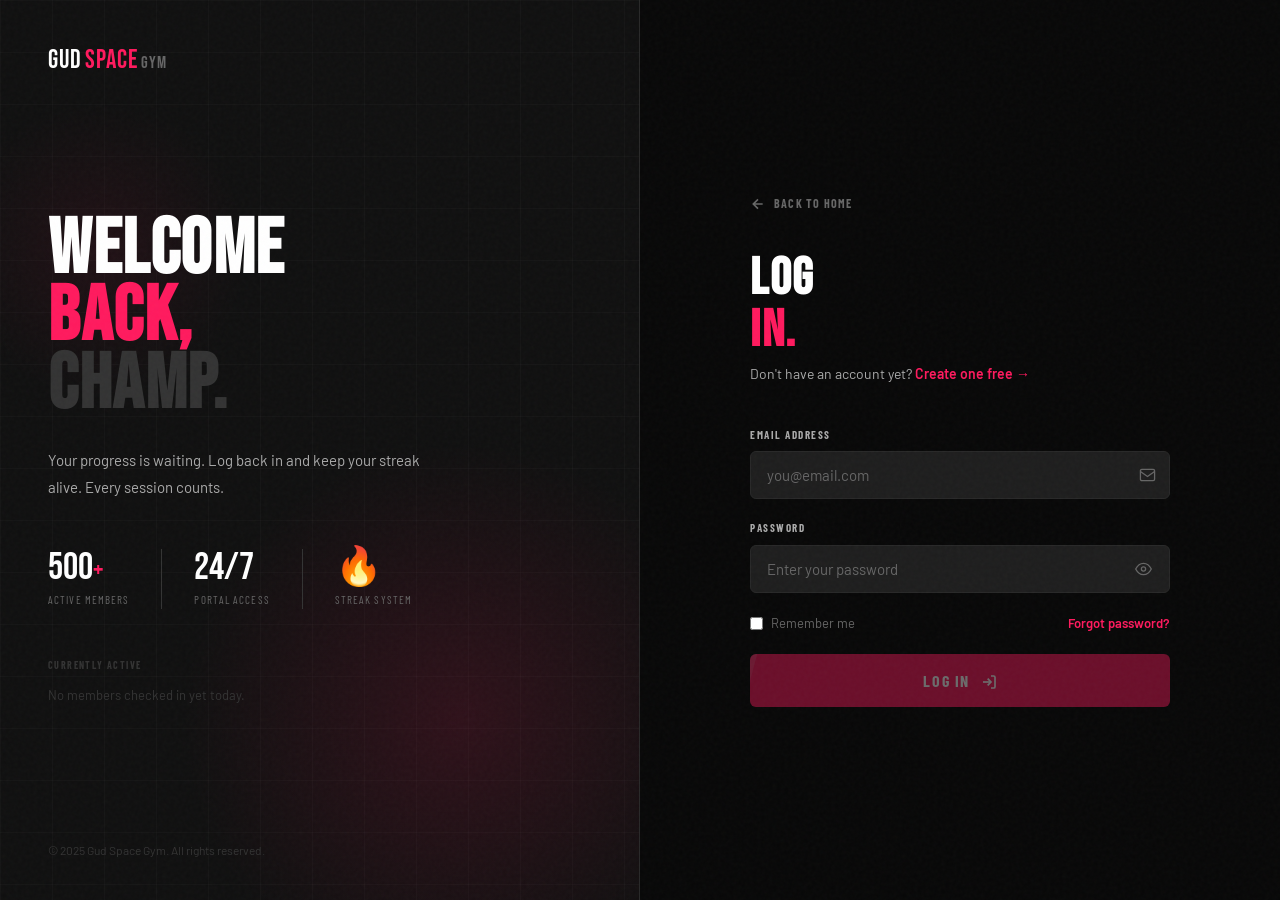
<file: attendance.html>
<!DOCTYPE html>
<html lang="en">
<head>
  <meta charset="UTF-8" />
  <meta name="viewport" content="width=device-width, initial-scale=1.0" />
  <title>Attendance — GUD SPACE GYM</title>
  <link rel="stylesheet" href="style.css" />
  <link rel="preconnect" href="https://fonts.googleapis.com" />
  <link rel="preconnect" href="https://fonts.gstatic.com" crossorigin />
  <link href="https://fonts.googleapis.com/css2?family=Bebas+Neue&family=Barlow+Condensed:wght@300;400;600;700;800&family=Barlow:wght@300;400;500;600&display=swap" rel="stylesheet" />
  <style>
    *, *::before, *::after { box-sizing: border-box; margin: 0; padding: 0; }

    body {
      background: var(--black);
      color: var(--white);
      font-family: var(--font-body);
      display: flex;
      min-height: 100vh;
      overflow-x: hidden;
      cursor: none;
    }

    /* =================== SIDEBAR =================== */
    .sidebar {
      width: 260px; min-height: 100vh;
      background: rgba(10,10,10,0.97);
      border-right: 1px solid rgba(255,255,255,0.05);
      display: flex; flex-direction: column;
      position: fixed; top: 0; left: 0; bottom: 0;
      z-index: 200;
      transition: transform 0.35s cubic-bezier(0.25, 0.8, 0.25, 1);
      overflow-y: auto;
      backdrop-filter: blur(20px);
    }
    .sidebar::before {
      content: '';
      position: absolute;
      top: 0; left: 0; right: 0;
      height: 300px;
      background: linear-gradient(180deg, rgba(255,26,94,0.06) 0%, transparent 100%);
      pointer-events: none;
    }
    .sidebar::-webkit-scrollbar { width: 0; }
    .sb-logo { padding: 28px 24px 20px; border-bottom: 1px solid rgba(255,255,255,0.05); flex-shrink: 0; position: relative; z-index: 1; }
    .sb-logo-text { font-family: var(--font-display); font-size: 22px; letter-spacing: 0.04em; display: flex; align-items: baseline; gap: 2px; }
    .sb-profile { padding: 24px; border-bottom: 1px solid rgba(255,255,255,0.05); flex-shrink: 0; position: relative; z-index: 1; }
    .sb-avatar-wrap { position: relative; width: 72px; height: 72px; margin-bottom: 14px; }
    .sb-avatar {
      width: 72px; height: 72px; border-radius: 50%;
      background: linear-gradient(135deg, var(--pink), #a0004a);
      display: flex; align-items: center; justify-content: center;
      font-family: var(--font-display); font-size: 30px; color: white;
      border: 2px solid rgba(255,26,94,0.4);
      position: relative; overflow: hidden; cursor: pointer;
      box-shadow: 0 0 30px rgba(255,26,94,0.25);
    }
    .sb-avatar img { width: 100%; height: 100%; object-fit: cover; position: absolute; inset: 0; }
    .sb-avatar-ring { position: absolute; inset: -5px; border-radius: 50%; border: 1.5px solid rgba(255,26,94,0.4); animation: ringPulse 3s ease-in-out infinite; }
    @keyframes ringPulse { 0%,100%{opacity:.3;transform:scale(1)} 50%{opacity:.8;transform:scale(1.05)} }
    .sb-cam-btn {
      position: absolute; bottom: 0; right: 0;
      width: 24px; height: 24px;
      background: var(--black-4); border: 2px solid var(--black-5);
      border-radius: 50%;
      display: flex; align-items: center; justify-content: center;
      font-size: 11px; cursor: pointer; transition: background 0.2s;
    }
    .sb-cam-btn:hover { background: var(--pink); }
    .sb-name { font-family: var(--font-cond); font-size: 18px; font-weight: 800; letter-spacing: 0.05em; text-transform: uppercase; color: var(--white); }
    .sb-meta { font-size: 12px; color: var(--gray-3); margin-top: 3px; }
    .sb-goal-badge {
      display: inline-flex; align-items: center; gap: 6px;
      background: rgba(255,26,94,0.1); border: 1px solid rgba(255,26,94,0.2);
      border-radius: 4px; padding: 4px 10px;
      font-family: var(--font-cond); font-size: 11px; font-weight: 700;
      letter-spacing: 0.1em; text-transform: uppercase; color: var(--pink); margin-top: 10px;
    }
    .sb-nav { flex: 1; padding: 16px 12px; display: flex; flex-direction: column; gap: 2px; position: relative; z-index: 1; }
    .sb-nav-section { font-family: var(--font-cond); font-size: 10px; font-weight: 700; letter-spacing: 0.18em; text-transform: uppercase; color: var(--gray-4); padding: 12px 12px 6px; }
    .sb-nav-link {
      display: flex; align-items: center; gap: 12px; padding: 11px 14px;
      border-radius: var(--radius-sm); font-family: var(--font-cond); font-size: 14px;
      font-weight: 700; letter-spacing: 0.05em; text-transform: uppercase;
      color: var(--gray-3); cursor: pointer; transition: all 0.2s ease;
      text-decoration: none; position: relative; overflow: hidden;
    }
    .sb-nav-link::before {
      content: ''; position: absolute; inset: 0;
      background: var(--pink); opacity: 0;
      transition: opacity 0.2s; border-radius: var(--radius-sm);
    }
    .sb-nav-link:hover { color: var(--white); }
    .sb-nav-link:hover::before { opacity: 0.08; }
    .sb-nav-link.active { background: rgba(255,26,94,0.1); color: var(--pink); border-left: 3px solid var(--pink); }
    .sb-nav-icon { font-size: 18px; flex-shrink: 0; width: 22px; text-align: center; position: relative; z-index: 1; }
    .sb-nav-link span:last-child { position: relative; z-index: 1; }
    .sb-logout-wrap { padding: 16px 12px; border-top: 1px solid rgba(255,255,255,0.05); flex-shrink: 0; position: relative; z-index: 1; }
    .sb-logout-btn {
      display: flex; align-items: center; gap: 10px; width: 100%; padding: 12px 14px;
      border-radius: var(--radius-sm); background: rgba(255,59,48,0.08);
      border: 1px solid rgba(255,59,48,0.15); color: #ff6b6b;
      font-family: var(--font-cond); font-size: 13px; font-weight: 700;
      letter-spacing: 0.08em; text-transform: uppercase; cursor: pointer; transition: all 0.2s;
    }
    .sb-logout-btn:hover { background: rgba(255,59,48,0.2); border-color: rgba(255,59,48,0.4); }

    /* =================== LAYOUT =================== */
    .page-main {
      margin-left: 260px;
      flex: 1;
      min-height: 100vh;
      display: flex;
      flex-direction: column;
    }
    .db-topbar {
      position: sticky; top: 0; z-index: 100;
      background: rgba(8,8,8,0.88);
      backdrop-filter: blur(16px);
      -webkit-backdrop-filter: blur(16px);
      border-bottom: 1px solid var(--black-5);
      padding: 16px 32px;
      display: flex;
      align-items: center;
      justify-content: space-between;
      gap: 16px;
    }
    .db-date-line {
      font-family: var(--font-cond);
      font-size: 11px; font-weight: 700;
      letter-spacing: 0.14em;
      text-transform: uppercase;
      color: var(--gray-3);
    }
    .db-greeting {
      font-family: var(--font-display);
      font-size: 22px;
      letter-spacing: 0.03em;
      line-height: 1.1;
    }
    .db-greeting span { color: var(--pink); }
    .db-topbar-right { display: flex; align-items: center; gap: 16px; }
    .db-streak-pill {
      display: flex; align-items: center; gap: 7px;
      background: var(--black-3);
      border: 1px solid var(--black-5);
      border-radius: 100px;
      padding: 6px 14px;
    }
    .db-streak-num {
      font-family: var(--font-display);
      font-size: 22px; color: var(--pink); line-height: 1;
    }
    .db-streak-label {
      font-family: var(--font-cond);
      font-size: 11px; letter-spacing: 0.1em;
      text-transform: uppercase; color: var(--gray-3);
    }
    .db-menu-btn {
      display: none;
      background: none; border: none;
      color: var(--white); cursor: pointer; padding: 4px;
    }
    .page-content { padding: 28px 32px; }

    /* =================== CARDS =================== */
    .db-card {
      background: var(--black-3);
      border: 1px solid var(--black-5);
      border-radius: var(--radius-lg);
      padding: 24px;
      transition: border-color 0.2s;
    }
    .db-card:hover { border-color: rgba(255,255,255,0.08); }
    .card-label {
      font-family: var(--font-cond);
      font-size: 10px; font-weight: 700;
      letter-spacing: 0.16em;
      text-transform: uppercase;
      color: var(--gray-3);
      margin-bottom: 14px;
      display: flex; align-items: center; gap: 8px;
    }
    .card-label-dot {
      width: 6px; height: 6px;
      border-radius: 50%;
      background: var(--pink);
    }
    .view-section-title {
      font-family: var(--font-cond);
      font-size: 11px; font-weight: 700;
      letter-spacing: 0.2em;
      text-transform: uppercase;
      color: var(--gray-3);
      margin: 28px 0 14px;
      display: flex; align-items: center; gap: 10px;
    }
    .view-section-title:first-child { margin-top: 0; }
    .vst-dot {
      display: inline-block;
      width: 6px; height: 6px;
      border-radius: 50%;
      background: var(--pink);
      flex-shrink: 0;
    }

    /* =================== STATS ROW =================== */
    .att-stats-row {
      display: grid;
      grid-template-columns: repeat(6, 1fr);
      gap: 10px;
      margin-bottom: 16px;
    }
    .att-stat-card {
      background: var(--black-3);
      border: 1px solid var(--black-5);
      border-radius: var(--radius-lg);
      padding: 18px 12px;
      text-align: center;
      transition: border-color 0.2s, transform 0.2s;
    }
    .att-stat-card:hover { border-color: rgba(255,26,94,0.3); transform: translateY(-2px); }
    .att-stat-icon { font-size: 22px; margin-bottom: 8px; }
    .att-stat-val {
      font-family: var(--font-display);
      font-size: 28px; color: var(--pink);
      line-height: 1; margin-bottom: 4px;
    }
    .att-stat-label {
      font-family: var(--font-cond);
      font-size: 9px; font-weight: 700;
      letter-spacing: 0.14em;
      text-transform: uppercase;
      color: var(--gray-3);
    }

    /* =================== TODAY SESSION CARD =================== */
    .att-today-layout {
      display: flex;
      align-items: center;
      justify-content: space-between;
      gap: 24px;
      flex-wrap: wrap;
    }
    .att-today-left { flex: 1; }
    .att-today-status {
      display: flex;
      align-items: center;
      gap: 8px;
      font-family: var(--font-cond);
      font-size: 13px; font-weight: 700;
      letter-spacing: 0.08em;
      text-transform: uppercase;
      color: var(--gray-2);
      margin-bottom: 16px;
    }
    .att-status-dot {
      width: 10px; height: 10px;
      border-radius: 50%;
    }
    .att-status-dot.idle   { background: var(--gray-4); }
    .att-status-dot.active { background: #2ed573; animation: blink 1.2s infinite; }
    .att-status-dot.done   { background: var(--pink); }
    @keyframes blink {
      0%, 100% { opacity: 1; }
      50%       { opacity: 0.3; }
    }
    .att-today-times {
      display: flex;
      align-items: center;
      gap: 16px;
    }
    .atb-label {
      font-family: var(--font-cond);
      font-size: 9px; font-weight: 700;
      letter-spacing: 0.15em;
      text-transform: uppercase;
      color: var(--gray-3);
      margin-bottom: 4px;
    }
    .atb-val {
      font-family: var(--font-display);
      font-size: 22px; color: var(--white); line-height: 1;
    }
    .atb-val.active { color: #2ed573; }
    .att-time-arrow { font-size: 18px; color: var(--gray-4); }
    .att-today-btns { display: flex; flex-direction: column; gap: 10px; }
    .att-in-btn, .att-out-btn {
      padding: 12px 24px;
      border-radius: var(--radius-sm);
      border: none;
      font-family: var(--font-cond);
      font-size: 13px; font-weight: 800;
      letter-spacing: 0.1em;
      text-transform: uppercase;
      cursor: pointer;
      transition: all 0.2s;
    }
    .att-in-btn  { background: var(--pink); color: white; }
    .att-in-btn:hover:not(:disabled)  { background: var(--pink-light); transform: translateY(-2px); }
    .att-out-btn { background: var(--black-4); border: 1.5px solid var(--black-5); color: var(--gray-2); }
    .att-out-btn:hover:not(:disabled) { border-color: rgba(255,107,107,0.5); color: #ff6b6b; }
    .att-in-btn:disabled, .att-out-btn:disabled { opacity: 0.35; cursor: not-allowed; transform: none; }

    /* Live timer badge */
    .session-active-badge {
      display: none;
      align-items: center;
      gap: 8px;
      background: rgba(46,213,115,0.1);
      border: 1px solid rgba(46,213,115,0.25);
      border-radius: var(--radius-sm);
      padding: 10px 14px;
      font-family: var(--font-cond);
      font-size: 12px; font-weight: 700;
      letter-spacing: 0.08em;
      text-transform: uppercase;
      color: #2ed573;
      margin-bottom: 16px;
    }
    .session-active-badge.show { display: flex; }
    .sab-dot {
      width: 8px; height: 8px;
      border-radius: 50%;
      background: #2ed573;
      animation: blink 1.2s ease-in-out infinite;
    }
    .session-timer {
      font-family: var(--font-display);
      font-size: 20px; color: #2ed573;
      margin-left: auto;
    }

    /* =================== STREAK CALENDAR =================== */
    .streak-cal-nav {
      display: flex;
      align-items: flex-start;
      gap: 12px;
    }
    .streak-cal-nav-btn {
      background: var(--black-4);
      border: 1.5px solid var(--black-5);
      border-radius: var(--radius-sm);
      color: var(--gray-2);
      font-size: 20px;
      width: 36px; height: 36px;
      display: flex; align-items: center; justify-content: center;
      cursor: pointer;
      transition: all 0.2s;
      flex-shrink: 0;
      margin-top: 28px;
    }
    .streak-cal-nav-btn:hover { border-color: var(--pink); color: var(--pink); }
    .streak-cal-grid {
      flex: 1;
      display: grid;
      grid-template-columns: repeat(7, 1fr);
      gap: 4px;
    }
    .scg-day-header {
      font-family: var(--font-cond);
      font-size: 10px; font-weight: 700;
      letter-spacing: 0.1em;
      text-transform: uppercase;
      color: var(--gray-3);
      text-align: center;
      padding: 4px 0 8px;
    }
    .scg-day {
      aspect-ratio: 1;
      border-radius: 6px;
      display: flex; align-items: center; justify-content: center;
      font-family: var(--font-cond);
      font-size: 12px; font-weight: 600;
      cursor: default;
      transition: transform 0.15s;
    }
    .scg-day.attended { background: rgba(255,26,94,0.2); color: var(--pink); border: 1px solid rgba(255,26,94,0.4); }
    .scg-day.today    { background: var(--pink); color: white; font-weight: 800; }
    .scg-day.missed   { background: rgba(255,107,107,0.08); color: rgba(255,107,107,0.4); }
    .scg-day.future   { background: var(--black-4); color: var(--gray-4); }
    .scg-day.empty    { background: transparent; }
    .scg-day.attended:hover { transform: scale(1.15); }
    .streak-legend {
      display: flex; gap: 20px;
      margin-top: 16px; flex-wrap: wrap;
    }
    .sl-item {
      display: flex; align-items: center; gap: 6px;
      font-size: 11px; color: var(--gray-3);
      font-family: var(--font-cond);
      letter-spacing: 0.05em; text-transform: uppercase;
    }
    .sl-dot { width: 10px; height: 10px; border-radius: 3px; }
    .sl-dot.attended { background: rgba(255,26,94,0.5); border: 1px solid var(--pink); }
    .sl-dot.today    { background: var(--pink); }
    .sl-dot.missed   { background: rgba(255,107,107,0.3); }
    .sl-dot.future   { background: var(--black-4); border: 1px solid var(--black-5); }

    /* =================== SESSION TABLE =================== */
    .att-table-wrap { overflow-x: auto; }
    .att-table { width: 100%; border-collapse: collapse; }
    .att-table th {
      font-family: var(--font-cond);
      font-size: 10px; font-weight: 700;
      letter-spacing: 0.15em;
      text-transform: uppercase;
      color: var(--gray-3);
      text-align: left;
      padding: 0 12px 14px;
      border-bottom: 1px solid var(--black-5);
    }
    .att-table td {
      padding: 14px 12px;
      font-size: 13px; color: var(--gray-2);
      border-bottom: 1px solid var(--black-5);
    }
    .att-table tr:last-child td { border-bottom: none; }
    .att-table tr:hover td { background: var(--black-4); }
    .att-empty { text-align: center; color: var(--gray-3); font-style: italic; }
    .att-badge {
      display: inline-flex; align-items: center; gap: 5px;
      padding: 3px 8px; border-radius: 4px;
      font-family: var(--font-cond);
      font-size: 10px; font-weight: 700;
      letter-spacing: 0.1em; text-transform: uppercase;
    }
    .att-badge.complete { background: rgba(46,213,115,0.12); color: #2ed573; }
    .att-badge.active   { background: rgba(255,26,94,0.12);  color: var(--pink); }
    .att-badge.auto     { background: rgba(255,107,107,0.12);color: #ff6b6b; }

    /* =================== AUTO LOGOUT BAR =================== */
    
    
    
      to   { transform: translateY(0); }
    }
    
    

    .sidebar-overlay {
      display: none;
      position: fixed; inset: 0;
      background: rgba(0,0,0,0.6);
      z-index: 199;
    }
    .sidebar-overlay.show { display: block; }

    /* =================== RESPONSIVE =================== */
    @media (max-width: 1100px) {
      .att-stats-row { grid-template-columns: repeat(3, 1fr); }
    }
    @media (max-width: 768px) {
      .sidebar { transform: translateX(-100%); width: 75vw; max-width: 280px; }
      .sidebar.open { transform: translateX(0); box-shadow: 16px 0 60px rgba(0,0,0,0.6); }
      .page-main { margin-left: 0; overflow-x: hidden; }
      .db-menu-btn { display: flex; }
      .page-content { padding: 12px; }
      .att-stats-row { grid-template-columns: repeat(2, 1fr); gap: 8px; }
      .att-stat-card { padding: 12px 8px; }
      .att-stat-val { font-size: 28px; }
      .att-today-layout { flex-direction: column; }
      .att-today-btns { flex-direction: row; width: 100%; }
      .att-in-btn, .att-out-btn { flex: 1; }
      .att-table-wrap { overflow-x: auto; -webkit-overflow-scrolling: touch; }
    }
  </style>
  <!-- PWA -->
  <link rel="manifest" href="manifest.json">
  <meta name="theme-color" content="#FF1A5E">
  <meta name="mobile-web-app-capable" content="yes">
  <meta name="apple-mobile-web-app-capable" content="yes">
  <meta name="apple-mobile-web-app-status-bar-style" content="black-translucent">
  <meta name="apple-mobile-web-app-title" content="GUD SPACE">
  <link rel="apple-touch-icon" href="icons/icon-192x192.png">
  <link rel="icon" type="image/png" href="icons/icon-192x192.png">
</head>
<body>

  <!-- CUSTOM CURSOR -->
  <div class="cursor" id="cursor"></div>
  <div class="cursor-follower" id="cursorFollower"></div>
  <div class="noise-overlay"></div>

  

  <!-- SIDEBAR OVERLAY -->
  <div class="sidebar-overlay" id="sidebarOverlay" onclick="closeSidebar()"></div>

  <!-- ===================== SIDEBAR ===================== -->
  <aside class="sidebar" id="sidebar">

    <div class="sb-logo">
      <div class="sb-logo-text">
        <span class="logo-gud">GUD</span><span class="logo-space">SPACE</span>
        <span class="logo-gym" style="font-size:15px;color:var(--gray-3)">GYM</span>
      </div>
    </div>

    <div class="sb-profile">
      <div class="sb-avatar-wrap">
        <div class="sb-avatar" id="sbAvatar"><span id="sbAvatarLetter">?</span>
          <img id="sbAvatarImg" src="" alt="" style="display:none;" />
        </div>
        <div class="sb-avatar-ring"></div>
        <div class="sb-cam-btn" onclick="triggerPhotoUpload()" title="Change photo">📷</div>
        <input type="file" id="photoInput" accept="image/*" style="display:none;" onchange="handlePhotoUpload(event)" />
      </div>
      <div class="sb-name" id="sbName">Loading...</div>
      <div class="sb-meta" id="sbMeta">— · — kg · — cm</div>
      <div class="sb-goal-badge" id="sbGoalBadge">🎯 —</div>
    </div>

    <nav class="sb-nav">
      <div class="sb-nav-section">Main</div>
      <a class="sb-nav-link" href="dashboard.html">
        <span class="sb-nav-icon">🏠</span> Home
      </a>
      <a class="sb-nav-link" href="workout.html">
        <span class="sb-nav-icon">🏋️</span> Workout
      </a>
      <a class="sb-nav-link" href="nutrition.html">
        <span class="sb-nav-icon">🍎</span> Nutrition
      </a>

      <div class="sb-nav-section" style="margin-top:8px;">Fitness</div>
      <a class="sb-nav-link" href="progress.html">
        <span class="sb-nav-icon">📈</span> My Progress
      </a>
      <a class="sb-nav-link active" href="attendance.html">
        <span class="sb-nav-icon">📅</span> Attendance
      </a>
      <a class="sb-nav-link" href="musclemap.html"><span class="sb-nav-icon">💪</span> Muscle Map</a>

      <div class="sb-nav-section" style="margin-top:8px;">Settings</div>
      <a class="sb-nav-link" href="profile.html">
        <span class="sb-nav-icon">👤</span> Edit Profile
      </a>
    </nav>

    <div class="sb-logout-wrap">
      <button class="sb-logout-btn" onclick="confirmLogout()">
        <svg width="16" height="16" viewBox="0 0 24 24" fill="none" stroke="currentColor" stroke-width="2.5">
          <path d="M9 21H5a2 2 0 0 1-2-2V5a2 2 0 0 1 2-2h4"/>
          <polyline points="16 17 21 12 16 7"/>
          <line x1="21" y1="12" x2="9" y2="12"/>
        </svg>
        Log Out
      </button>
    </div>

  </aside>

  <!-- ===================== MAIN ===================== -->
  <div class="page-main">

    <div class="db-topbar">
      <div>
        <div class="db-date-line" id="topDate">—</div>
        <div class="db-greeting">📅 <span>Attendance</span></div>
      </div>
      <div class="db-topbar-right">
        <div class="db-streak-pill">
          <span>🔥</span>
          <span class="db-streak-num" id="topStreakNum">0</span>
          <span class="db-streak-label">Day Streak</span>
        </div>
        <button class="db-menu-btn" onclick="openSidebar()">
          <svg width="22" height="22" viewBox="0 0 24 24" fill="none" stroke="currentColor" stroke-width="2">
            <line x1="3" y1="6" x2="21" y2="6"/>
            <line x1="3" y1="12" x2="21" y2="12"/>
            <line x1="3" y1="18" x2="21" y2="18"/>
          </svg>
        </button>
      </div>
    </div>

    <div class="page-content">

      <!-- STATS ROW -->
      <div class="view-section-title"><span class="vst-dot"></span>YOUR STATS</div>
      <div class="att-stats-row">
        <div class="att-stat-card">
          <div class="att-stat-icon">📅</div>
          <div class="att-stat-val" id="attTotalSessions">0</div>
          <div class="att-stat-label">Total Sessions</div>
        </div>
        <div class="att-stat-card">
          <div class="att-stat-icon">🔥</div>
          <div class="att-stat-val" id="attCurStreak">0</div>
          <div class="att-stat-label">Current Streak</div>
        </div>
        <div class="att-stat-card">
          <div class="att-stat-icon">🏆</div>
          <div class="att-stat-val" id="attBestStreak">0</div>
          <div class="att-stat-label">Best Streak</div>
        </div>
        <div class="att-stat-card">
          <div class="att-stat-icon">⏱</div>
          <div class="att-stat-val" id="attTotalHours">0h</div>
          <div class="att-stat-label">Total Hours</div>
        </div>
        <div class="att-stat-card">
          <div class="att-stat-icon">📊</div>
          <div class="att-stat-val" id="attAvgDuration">0m</div>
          <div class="att-stat-label">Avg Session</div>
        </div>
        <div class="att-stat-card">
          <div class="att-stat-icon">📆</div>
          <div class="att-stat-val" id="attThisMonth">0</div>
          <div class="att-stat-label">This Month</div>
        </div>
      </div>

      <!-- TODAY SESSION -->
      <div class="view-section-title"><span class="vst-dot"></span>TODAY'S SESSION</div>
      <div class="db-card">
        <div class="card-label"><div class="card-label-dot"></div> LIVE SESSION</div>
        <div class="session-active-badge" id="sessionActiveBadge">
          <div class="sab-dot"></div>
          <span id="sessionActiveMsg">You're timed in</span>
          <span class="session-timer" id="sessionTimer">00:00</span>
        </div>
        <div class="att-today-layout">
          <div class="att-today-left">
            <div class="att-today-status" id="attTodayStatus">
              <div class="att-status-dot idle"></div>
              <span>Not Timed In Today</span>
            </div>
            <div class="att-today-times">
              <div class="att-time-block">
                <div class="atb-label">TIME IN</div>
                <div class="atb-val" id="attTodayIn">--:-- --</div>
              </div>
              <div class="att-time-arrow">→</div>
              <div class="att-time-block">
                <div class="atb-label">TIME OUT</div>
                <div class="atb-val" id="attTodayOut">--:-- --</div>
              </div>
              <div class="att-time-block">
                <div class="atb-label">DURATION</div>
                <div class="atb-val" id="attTodayDur">--</div>
              </div>
            </div>
          </div>
          <div class="att-today-btns">
            <button class="att-in-btn"  id="attInBtn"  onclick="doTimeIn()">⏱ Time In</button>
            <button class="att-out-btn" id="attOutBtn" onclick="doTimeOut()" disabled>🚪 Time Out</button>
          </div>
        </div>
      </div>

      <!-- STREAK CALENDAR -->
      <div class="view-section-title"><span class="vst-dot"></span>STREAK CALENDAR</div>
      <div class="db-card">
        <div class="card-label">
          <div class="card-label-dot"></div>
          ATTENDANCE STREAK — <span id="calMonthLabel">—</span>
        </div>
        <div class="streak-cal-nav">
          <button class="streak-cal-nav-btn" onclick="changeCalMonth(-1)">‹</button>
          <div class="streak-cal-grid" id="streakCalGrid"></div>
          <button class="streak-cal-nav-btn" onclick="changeCalMonth(1)">›</button>
        </div>
        <div class="streak-legend">
          <div class="sl-item"><div class="sl-dot attended"></div>Attended</div>
          <div class="sl-item"><div class="sl-dot today"></div>Today</div>
          <div class="sl-item"><div class="sl-dot missed"></div>Missed</div>
          <div class="sl-item"><div class="sl-dot future"></div>Upcoming</div>
        </div>
      </div>

      <!-- SESSION HISTORY -->
      <div class="view-section-title"><span class="vst-dot"></span>SESSION HISTORY</div>
      <div class="db-card">
        <div class="card-label"><div class="card-label-dot"></div> ALL RECORDED SESSIONS</div>
        <div class="att-table-wrap">
          <table class="att-table">
            <thead>
              <tr>
                <th>DATE</th>
                <th>DAY</th>
                <th>TIME IN</th>
                <th>TIME OUT</th>
                <th>DURATION</th>
                <th>STATUS</th>
              </tr>
            </thead>
            <tbody id="attTableBody">
              <tr><td colspan="6" class="att-empty">No sessions yet. Head to the gym! 💪</td></tr>
            </tbody>
          </table>
        </div>
      </div>

    </div><!-- end page-content -->
  </div><!-- end page-main -->

  <script src="script.js"></script>
  <script src="api.js"></script>
  <script>
    'use strict';

    /* ---- STATE ---- */
    let currentUser          = null;
    let allAttendance        = []; // loaded from Supabase via API
    let activeAttendanceId   = null;
    let sessionStart         = null;
    let sessionTimerInterval = null;
    let autoTimeOutTimer     = null;
    let calMonthOffset       = 0;

    const DAYS_SHORT   = ['Sun','Mon','Tue','Wed','Thu','Fri','Sat'];
    const MONTHS       = ['January','February','March','April','May','June','July','August','September','October','November','December'];
    const MONTHS_SHORT = ['Jan','Feb','Mar','Apr','May','Jun','Jul','Aug','Sep','Oct','Nov','Dec'];

    /* ---- INIT ---- */
    document.addEventListener('DOMContentLoaded', async () => {
      currentUser = window.GudSpace.storage.get('currentUser');
      if (!currentUser) { window.location.href = 'login.html'; return; }
      await loadAttendanceFromAPI();
      initPage();
    });

    /* ---- LOAD ATTENDANCE FROM API ---- */
    async function loadAttendanceFromAPI() {
      try {
        const result = await window.GudAPI.getAttendance();
        // API returns { attendance: [...] }
        // each row: { id, user_id, check_in, check_out, auto_timeout }
        const rows = result.attendance || [];
        allAttendance = rows.map(a => ({
          id:          a.id,
          date:        a.check_in,
          timeIn:      a.check_in,
          timeOut:     a.check_out || null,
          duration:    a.check_out
            ? Math.round((new Date(a.check_out) - new Date(a.check_in)) / 60000)
            : null,
          autoTimeout: a.auto_timeout || false,
        }));

        // Check if there's an active session today (timed in, not yet timed out)
        const today = new Date().toDateString();
        const active = allAttendance.find(s => new Date(s.date).toDateString() === today && s.timeIn && !s.timeOut);
        if (active) activeAttendanceId = active.id;

      } catch(e) {
        console.error('Failed to load attendance:', e);
        allAttendance = [];
      }
    }

    function initPage() {
      loadSidebar();
      loadTopBar();
      loadStats();
      loadTodaySession();
      renderStreakCalendar();
      renderAttTable();
    }

    /* ---- SIDEBAR ---- */
    function loadSidebar() {
      const u    = currentUser;
      const name = u.name || 'Champ';

      document.getElementById('sbAvatarLetter').textContent = name.charAt(0).toUpperCase();
      document.getElementById('sbName').textContent = name.toUpperCase();

      const genderLabel = { male:'Male', female:'Female', 'non-binary':'Non-Binary', 'prefer-not-to-say':'—' };
      document.getElementById('sbMeta').textContent =
        `${genderLabel[u.gender] || '—'} · ${u.weight || '--'} kg · ${u.height || '--'} cm`;

      const goalMap = {
        'build-strength':'Build Strength','lose-weight':'Lose Weight','get-lean':'Get Lean',
        'get-in-shape':'Get in Shape','build-muscle':'Build Muscle','overall-fitness':'Overall Fitness'
      };
      document.getElementById('sbGoalBadge').textContent = '🎯 ' + (goalMap[u.goal] || 'Set Goal');

      if (u.avatar_url) {
        const img = document.getElementById('sbAvatarImg');
        img.src = u.avatar_url;
        img.style.display = 'block';
      }
    }

    /* ---- TOP BAR ---- */
    function loadTopBar() {
      const now = new Date();
      document.getElementById('topDate').textContent =
        (DAYS_SHORT[now.getDay()] + ', ' + MONTHS[now.getMonth()] + ' ' + now.getDate()).toUpperCase();
      document.getElementById('topStreakNum').textContent = calcStreak();
    }

    /* ---- STREAK CALCULATION ---- */
    function calcStreak() {
      const attended = new Set(allAttendance.filter(s => s.timeIn).map(s => new Date(s.date).toDateString()));
      const today = new Date();
      let streak = 0;
      for (let i = 0; i < 365; i++) {
        const d = new Date(today);
        d.setDate(today.getDate() - i);
        if (attended.has(d.toDateString())) streak++;
        else break;
      }
      return streak;
    }

    /* ---- STATS ---- */
    function loadStats() {
      const allSessions = allAttendance.filter(s => s.timeIn);
      const streak      = calcStreak();

      document.getElementById('attTotalSessions').textContent = allSessions.length;
      document.getElementById('attCurStreak').textContent     = streak;
      document.getElementById('topStreakNum').textContent     = streak;

      // Best streak
      let bestStreak = 0, cur = 0;
      const sortedDates = [...new Set(allSessions.map(s => new Date(s.date).toDateString()))]
        .map(d => new Date(d)).sort((a, b) => a - b);
      for (let i = 0; i < sortedDates.length; i++) {
        cur = (i === 0 || (sortedDates[i] - sortedDates[i-1]) / 86400000 > 1) ? 1 : cur + 1;
        bestStreak = Math.max(bestStreak, cur);
      }
      document.getElementById('attBestStreak').textContent = bestStreak;

      // Hours + avg
      const totalMin = allSessions.reduce((acc, s) => acc + (s.duration || 0), 0);
      document.getElementById('attTotalHours').textContent  = Math.floor(totalMin / 60) + 'h';
      document.getElementById('attAvgDuration').textContent = (allSessions.length ? Math.round(totalMin / allSessions.length) : 0) + 'm';

      // This month
      const now = new Date();
      document.getElementById('attThisMonth').textContent = allSessions.filter(s => {
        const d = new Date(s.date);
        return d.getMonth() === now.getMonth() && d.getFullYear() === now.getFullYear();
      }).length;
    }

    /* ---- TODAY SESSION ---- */
    function loadTodaySession() {
      const today    = new Date().toDateString();
      const todaySess = allAttendance.find(s => new Date(s.date).toDateString() === today);

      if (todaySess?.timeIn && !todaySess?.timeOut) {
        sessionStart = new Date(todaySess.timeIn);
        activeAttendanceId = todaySess.id;
        setStatusUI('active', 'Currently Timed In');
        document.getElementById('attTodayIn').textContent  = formatTime12(sessionStart);
        document.getElementById('attTodayIn').className    = 'atb-val active';
        document.getElementById('attTodayOut').textContent = '--:-- --';
        document.getElementById('attTodayDur').textContent = 'Ongoing';
        document.getElementById('attInBtn').disabled  = true;
        document.getElementById('attOutBtn').disabled = false;
        document.getElementById('sessionActiveBadge').classList.add('show');
        document.getElementById('sessionActiveMsg').textContent = 'You\'re timed in at ' + formatTime12(sessionStart);
        startSessionTimer(sessionStart);
        scheduleAutoTimeOut(sessionStart);
      } else if (todaySess?.timeIn && todaySess?.timeOut) {
        const dur = todaySess.duration || Math.round((new Date(todaySess.timeOut) - new Date(todaySess.timeIn)) / 60000);
        setStatusUI('done', 'Session Complete');
        document.getElementById('attTodayIn').textContent  = formatTime12(new Date(todaySess.timeIn));
        document.getElementById('attTodayOut').textContent = formatTime12(new Date(todaySess.timeOut));
        document.getElementById('attTodayDur').textContent = dur + ' min';
        document.getElementById('attInBtn').disabled  = true;
        document.getElementById('attOutBtn').disabled = true;
      }
    }

    function setStatusUI(state, label) {
      const el = document.getElementById('attTodayStatus');
      el.innerHTML = `<div class="att-status-dot ${state}"></div><span>${label}</span>`;
    }

    /* ---- TIME IN ---- */
    async function doTimeIn() {
      document.getElementById('attInBtn').disabled = true;
      try {
        const result = await window.GudAPI.checkIn();
        if (result.error) throw new Error(result.error);

        const now  = new Date(result.attendance.check_in);
        activeAttendanceId = result.attendance.id;

        // Add to local allAttendance array
        allAttendance.unshift({
          id:          result.attendance.id,
          date:        result.attendance.check_in,
          timeIn:      result.attendance.check_in,
          timeOut:     null,
          duration:    null,
          autoTimeout: false,
        });

        sessionStart = now;
        setStatusUI('active', 'Currently Timed In');
        document.getElementById('attTodayIn').textContent  = formatTime12(now);
        document.getElementById('attTodayIn').className    = 'atb-val active';
        document.getElementById('attTodayDur').textContent = 'Ongoing';
        document.getElementById('attInBtn').disabled  = true;
        document.getElementById('attOutBtn').disabled = false;
        document.getElementById('sessionActiveBadge').classList.add('show');
        document.getElementById('sessionActiveMsg').textContent = 'You\'re timed in at ' + formatTime12(now);
        startSessionTimer(now);
        scheduleAutoTimeOut(now);
        renderAttTable();

        window.GudSpace.showToast(`Timed in at ${formatTime12(now)} 💪`, '✅');
      } catch(e) {
        document.getElementById('attInBtn').disabled = false;
        window.GudSpace.showToast('Time In failed. Please try again.', '❌');
        console.error(e);
      }
    }

    /* ---- TIME OUT ---- */
    async function doTimeOut() {
      if (!activeAttendanceId) {
        window.GudSpace.showToast('No active session found.', '❌');
        return;
      }
      document.getElementById('attOutBtn').disabled = true;
      try {
        const result = await window.GudAPI.checkOut(activeAttendanceId);
        if (result.error) throw new Error(result.error);

        const now = new Date(result.attendance.check_out);
        const dur = Math.round((now - new Date(result.attendance.check_in)) / 60000);

        // Update local allAttendance
        const idx = allAttendance.findIndex(s => s.id === activeAttendanceId);
        if (idx >= 0) {
          allAttendance[idx].timeOut  = result.attendance.check_out;
          allAttendance[idx].duration = dur;
        }
        activeAttendanceId = null;

        clearInterval(sessionTimerInterval);
        clearTimeout(autoTimeOutTimer);
        setStatusUI('done', 'Session Complete');
        document.getElementById('attTodayOut').textContent = formatTime12(now);
        document.getElementById('attTodayDur').textContent = dur + ' min';
        document.getElementById('attOutBtn').disabled      = true;
        document.getElementById('sessionActiveBadge').classList.remove('show');

        loadStats();
        renderAttTable();
        renderStreakCalendar();
        window.GudSpace.showToast(`Timed out at ${formatTime12(now)}. Great session! 🔥`, '✅');
      } catch(e) {
        document.getElementById('attOutBtn').disabled = false;
        window.GudSpace.showToast('Time Out failed. Please try again.', '❌');
        console.error(e);
      }
    }

    function startSessionTimer(startTime) {
      clearInterval(sessionTimerInterval);
      sessionTimerInterval = setInterval(() => {
        const elapsed = Math.floor((Date.now() - startTime) / 1000);
        const h = Math.floor(elapsed / 3600).toString().padStart(2, '0');
        const m = Math.floor((elapsed % 3600) / 60).toString().padStart(2, '0');
        document.getElementById('sessionTimer').textContent = `${h}:${m}`;
      }, 1000);
    }

    /* ---- AUTO TIME-OUT (3hrs) ---- */
    function scheduleAutoTimeOut(timeInDate) {
      clearTimeout(autoTimeOutTimer);
      const AUTO_LIMIT = 3 * 60 * 60 * 1000;
      const elapsed    = Date.now() - timeInDate.getTime();
      const remaining  = AUTO_LIMIT - elapsed;
      if (remaining <= 0) { doTimeOut(); return; }
      const warnAt = remaining - 10 * 60 * 1000;
      if (warnAt > 0) {
        setTimeout(() => {
          window.GudSpace.showToast('⚠️ Auto Time-Out in 10 minutes!', '⏰', 8000);
        }, warnAt);
      }
      autoTimeOutTimer = setTimeout(() => doTimeOut(), remaining);
    }

    /* ---- STREAK CALENDAR ---- */
    function renderStreakCalendar() {
      const now      = new Date();
      const viewDate = new Date(now.getFullYear(), now.getMonth() + calMonthOffset, 1);
      document.getElementById('calMonthLabel').textContent = MONTHS_SHORT[viewDate.getMonth()] + ' ' + viewDate.getFullYear();

      const daysInMonth = new Date(viewDate.getFullYear(), viewDate.getMonth() + 1, 0).getDate();
      const firstDay    = new Date(viewDate.getFullYear(), viewDate.getMonth(), 1).getDay();

      const attendedDates = new Set(allAttendance.filter(s => s.timeIn).map(s => new Date(s.date).toDateString()));

      const DAYS_HDR = ['Sun','Mon','Tue','Wed','Thu','Fri','Sat'];
      let html = DAYS_HDR.map(d => `<div class="scg-day-header">${d}</div>`).join('');
      for (let i = 0; i < firstDay; i++) html += '<div class="scg-day empty"></div>';

      for (let d = 1; d <= daysInMonth; d++) {
        const cell    = new Date(viewDate.getFullYear(), viewDate.getMonth(), d);
        const isToday  = cell.toDateString() === now.toDateString();
        const isFuture = cell > now && !isToday;
        const attended = attendedDates.has(cell.toDateString());
        const isPast   = cell < now && !isToday;
        let cls = 'scg-day ';
        if      (isToday)  cls += 'today';
        else if (attended) cls += 'attended';
        else if (isFuture) cls += 'future';
        else if (isPast)   cls += 'missed';
        html += `<div class="${cls}" title="${cell.toDateString()}">${d}</div>`;
      }
      document.getElementById('streakCalGrid').innerHTML = html;
    }

    function changeCalMonth(delta) {
      calMonthOffset += delta;
      renderStreakCalendar();
    }

    /* ---- SESSION TABLE ---- */
    function renderAttTable() {
      const tbody = document.getElementById('attTableBody');
      if (!tbody) return;
      const all = allAttendance.filter(s => s.timeIn);
      if (!all.length) {
        tbody.innerHTML = '<tr><td colspan="6" class="att-empty">No sessions yet. Head to the gym! 💪</td></tr>';
        return;
      }
      tbody.innerHTML = all.map(s => {
        const d    = new Date(s.date);
        const dout = s.timeOut ? new Date(s.timeOut) : null;
        const dur  = s.duration || (dout ? Math.round((dout - new Date(s.timeIn)) / 60000) : null);
        const badge = s.timeIn && !s.timeOut
          ? '<span class="att-badge active">⏱ Active</span>'
          : s.autoTimeout
            ? '<span class="att-badge auto">Auto Timeout</span>'
            : '<span class="att-badge complete">✓ Complete</span>';
        return `
          <tr>
            <td style="color:var(--white);">${MONTHS_SHORT[d.getMonth()]} ${d.getDate()}, ${d.getFullYear()}</td>
            <td>${DAYS_SHORT[d.getDay()]}</td>
            <td style="color:var(--pink);">${formatTime12(new Date(s.timeIn))}</td>
            <td>${dout ? formatTime12(dout) : '—'}</td>
            <td>${dur != null ? dur + ' min' : '—'}</td>
            <td>${badge}</td>
          </tr>
        `;
      }).join('');
    }

    /* ---- SIDEBAR MOBILE ---- */
    function openSidebar() {
      document.getElementById('sidebar').classList.add('open');
      document.getElementById('sidebarOverlay').classList.add('show');
    }
    function closeSidebar() {
      document.getElementById('sidebar').classList.remove('open');
      document.getElementById('sidebarOverlay').classList.remove('show');
    }

    /* ---- PHOTO UPLOAD ---- */
    function triggerPhotoUpload() { document.getElementById('photoInput').click(); }
    function handlePhotoUpload(e) {
      const file = e.target.files[0];
      if (!file) return;
      const reader = new FileReader();
      reader.onload = ev => {
        const img = document.getElementById('sbAvatarImg');
        img.src = ev.target.result;
        img.style.display = 'block';
        window.GudSpace.showToast('Profile photo updated! 📸', '✅');
      };
      reader.readAsDataURL(file);
    }

    /* ---- LOGOUT ---- */
    function confirmLogout() {
      if (confirm('Are you sure you want to log out?')) {
        window.GudSpace.logout();
      }
    }

    /* ---- HELPERS ---- */
    function formatTime12(date) {
      // Parse string as UTC, then convert to PH time (UTC+8)
      if (typeof date === 'string') {
        if (!/Z|[+-]\d{2}:?\d{2}$/.test(date)) date = date + 'Z';
        date = new Date(date);
      }
      const phDate = new Date(date.getTime() + (8 * 60 * 60 * 1000));
      let h      = phDate.getUTCHours();
      const m    = String(phDate.getUTCMinutes()).padStart(2, '0');
      const ampm = h >= 12 ? 'PM' : 'AM';
      h = h % 12 || 12;
      return `${String(h).padStart(2, '0')}:${m} ${ampm}`;
    }
  </script>
  <script src="kots.js"></script>
  <!-- Service Worker Registration -->
  <script>
    if ('serviceWorker' in navigator) {
      window.addEventListener('load', () => {
        navigator.serviceWorker.register('sw.js')
          .catch(err => console.log('SW registration failed:', err));
      });
    }
  </script>
</body>
</html>
</file>
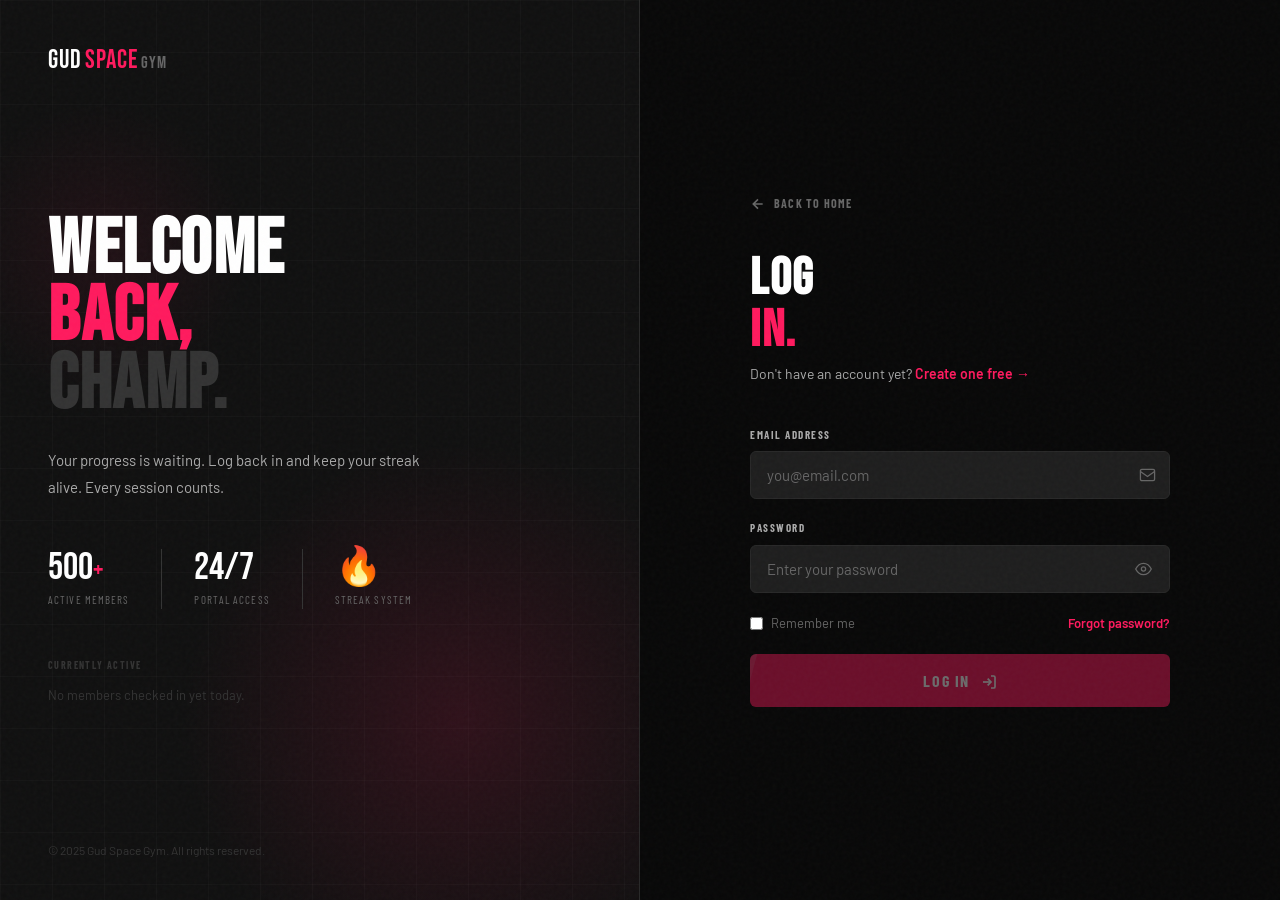
<file: dashboard.html>
<!DOCTYPE html>
<html lang="en">
<head>
  <meta charset="UTF-8" />
  <meta name="viewport" content="width=device-width, initial-scale=1.0" />
  <title>Dashboard — GUD SPACE GYM</title>
  <link rel="stylesheet" href="style.css" />
  <link rel="preconnect" href="https://fonts.googleapis.com" />
  <link rel="preconnect" href="https://fonts.gstatic.com" crossorigin />
  <link href="https://fonts.googleapis.com/css2?family=Bebas+Neue&family=Barlow+Condensed:wght@300;400;600;700;800&family=Barlow:wght@300;400;500;600&display=swap" rel="stylesheet" />

  <style>
    *, *::before, *::after { box-sizing: border-box; margin: 0; padding: 0; }

    :root {
      --pink:       #FF1A5E;
      --pink-d:     #CC1049;
      --pink-glow:  rgba(255,26,94,.18);
      --black:      #080808;
      --surface:    rgba(255,255,255,.035);
      --surface-h:  rgba(255,255,255,.055);
      --border:     rgba(255,255,255,.07);
      --border-h:   rgba(255,26,94,.3);
      --text-dim:   rgba(255,255,255,.35);
      --text-muted: rgba(255,255,255,.18);
      --green:      #2ed573;
      --font-display: 'Bebas Neue', Impact, sans-serif;
      --font-cond:    'Barlow Condensed', sans-serif;
      --font-body:    'Barlow', sans-serif;
      --sb-width: 240px;
      --radius: 14px;
      --radius-sm: 8px;
    }

    html { scroll-behavior: auto; }

    body {
      background: var(--black);
      color: #fff;
      font-family: var(--font-body);
      display: flex;
      min-height: 100vh;
      overflow-x: hidden;
      cursor: none;
    }

    /* ─── AMBIENT BACKGROUND ─── */
    .ambient {
      position: fixed; inset: 0; z-index: 0; pointer-events: none;
    }
    .ambient-blob {
      position: absolute; border-radius: 50%;
      filter: blur(120px); opacity: 0; animation: blobPulse 8s ease-in-out infinite;
    }
    .ambient-blob-1 {
      width: 600px; height: 600px;
      top: -200px; right: -100px;
      background: radial-gradient(circle, rgba(255,26,94,.12), transparent 70%);
      animation-delay: 0s;
    }
    .ambient-blob-2 {
      width: 400px; height: 400px;
      bottom: 10%; left: 20%;
      background: radial-gradient(circle, rgba(108,92,231,.08), transparent 70%);
      animation-delay: 3s;
    }
    @keyframes blobPulse {
      0%,100% { opacity:.6; transform: scale(1); }
      50%      { opacity:1;  transform: scale(1.08); }
    }

    /* Fine grid */
    body::before {
      content: ''; position: fixed; inset: 0; z-index: 0; pointer-events: none;
      background-image:
        linear-gradient(rgba(255,26,94,.025) 1px, transparent 1px),
        linear-gradient(90deg, rgba(255,26,94,.025) 1px, transparent 1px);
      background-size: 48px 48px;
      animation: gridDrift 50s linear infinite;
    }
    @keyframes gridDrift { 0%{background-position:0 0} 100%{background-position:48px 48px} }

    /* ─── CURSOR ─── */
    .cursor {
      position: fixed; width: 10px; height: 10px;
      background: var(--pink); border-radius: 50%;
      pointer-events: none; z-index: 99999;
      transform: translate(-50%,-50%);
      transition: width .2s, height .2s;
      will-change: left, top;
    }
    .cursor-follower {
      position: fixed; width: 32px; height: 32px;
      border: 1.5px solid rgba(255,26,94,.4); border-radius: 50%;
      pointer-events: none; z-index: 99998;
      transform: translate(-50%,-50%);
      will-change: left, top;
    }
    .cursor.hov { width: 16px; height: 16px; }
    .cursor-follower.hov { width: 48px; height: 48px; border-color: rgba(255,26,94,.2); }
    .noise-overlay {
      position: fixed; inset: 0; z-index: 9990; pointer-events: none; opacity: .02;
      background-image: url("data:image/svg+xml,%3Csvg viewBox='0 0 200 200' xmlns='http://www.w3.org/2000/svg'%3E%3Cfilter id='n'%3E%3CfeTurbulence type='fractalNoise' baseFrequency='.9' numOctaves='4' stitchTiles='stitch'/%3E%3C/filter%3E%3Crect width='100%25' height='100%25' filter='url(%23n)'/%3E%3C/svg%3E");
      background-size: 160px;
    }

    /* ─── SIDEBAR ─── */
    .sidebar {
      width: var(--sb-width);
      min-height: 100vh;
      background: rgba(10,10,10,0.97);
      border-right: 1px solid rgba(255,255,255,0.05);
      display: flex; flex-direction: column;
      position: fixed; top: 0; left: 0; bottom: 0;
      z-index: 200;
      transition: transform 0.35s cubic-bezier(0.25, 0.8, 0.25, 1);
      overflow-y: auto;
      backdrop-filter: blur(20px);
    }
    .sidebar::before {
      content: '';
      position: absolute;
      top: 0; left: 0; right: 0;
      height: 300px;
      background: linear-gradient(180deg, rgba(255,26,94,0.06) 0%, transparent 100%);
      pointer-events: none;
    }
    .sidebar::-webkit-scrollbar { width: 0; }
    /* Sidebar scroll is position-locked via JS — no jump on nav */

    .sb-logo { padding: 28px 24px 20px; border-bottom: 1px solid rgba(255,255,255,0.05); flex-shrink: 0; position: relative; z-index: 1; }
    .sb-logo-text { font-family: var(--font-display); font-size: 22px; letter-spacing: 0.04em; display: flex; align-items: baseline; gap: 2px; }
    .logo-space { color: var(--pink); }
    .logo-gym   { font-size: 14px; color: rgba(255,255,255,.25); }

    .sb-profile { padding: 24px; border-bottom: 1px solid rgba(255,255,255,0.05); flex-shrink: 0; position: relative; z-index: 1; }
    .sb-avatar-wrap { position: relative; width: 72px; height: 72px; margin-bottom: 14px; }
    .sb-avatar {
      width: 72px; height: 72px; border-radius: 50%;
      background: linear-gradient(135deg, var(--pink), #a0004a);
      display: flex; align-items: center; justify-content: center;
      font-family: var(--font-display); font-size: 30px; color: white;
      border: 2px solid rgba(255,26,94,0.4);
      position: relative; overflow: hidden; cursor: pointer;
      box-shadow: 0 0 30px rgba(255,26,94,0.25);
    }
    .sb-avatar img { width: 100%; height: 100%; object-fit: cover; position: absolute; inset: 0; }
    .sb-avatar-ring { position: absolute; inset: -5px; border-radius: 50%; border: 1.5px solid rgba(255,26,94,0.4); animation: ringPulse 3s ease-in-out infinite; }
    @keyframes ringPulse { 0%,100%{opacity:.3;transform:scale(1)} 50%{opacity:.8;transform:scale(1.05)} }
    .sb-cam-btn {
      position: absolute; bottom: 0; right: 0;
      width: 22px; height: 22px;
      background: #1a1a1a; border: 1.5px solid rgba(255,255,255,.1);
      border-radius: 50%;
      display: flex; align-items: center; justify-content: center;
      font-size: 10px; cursor: pointer; transition: all .2s;
    }
    .sb-cam-btn:hover { background: var(--pink); }

    .sb-name { font-family: var(--font-cond); font-size: 18px; font-weight: 800; letter-spacing: 0.05em; text-transform: uppercase; color: var(--white); }
    .sb-meta { font-size: 12px; color: var(--gray-3); margin-top: 3px; }
    .sb-goal-badge {
      display: inline-flex; align-items: center; gap: 6px;
      background: rgba(255,26,94,0.1); border: 1px solid rgba(255,26,94,0.2);
      border-radius: 4px; padding: 4px 10px;
      font-family: var(--font-cond); font-size: 11px; font-weight: 700;
      letter-spacing: 0.1em; text-transform: uppercase; color: var(--pink); margin-top: 10px;
    }

    .sb-nav { flex: 1; padding: 16px 12px; display: flex; flex-direction: column; gap: 2px; position: relative; z-index: 1; }
    .sb-nav-section { font-family: var(--font-cond); font-size: 10px; font-weight: 700; letter-spacing: 0.18em; text-transform: uppercase; color: var(--gray-4); padding: 12px 12px 6px; }
    .sb-nav-link {
      display: flex; align-items: center; gap: 12px; padding: 11px 14px;
      border-radius: var(--radius-sm); font-family: var(--font-cond); font-size: 14px;
      font-weight: 700; letter-spacing: 0.05em; text-transform: uppercase;
      color: var(--gray-3); cursor: pointer; transition: all 0.2s ease;
      text-decoration: none; border: none; background: none; width: 100%; text-align: left;
      position: relative; overflow: hidden;
    }
    .sb-nav-link::before {
      content: ''; position: absolute; inset: 0;
      background: var(--pink); opacity: 0;
      transition: opacity 0.2s;
      border-radius: var(--radius-sm);
    }
    .sb-nav-link:hover { color: var(--white); }
    .sb-nav-link:hover::before { opacity: 0.08; }
    .sb-nav-link.active { background: rgba(255,26,94,0.1); color: var(--pink); border-left: 3px solid var(--pink); }
    .sb-nav-icon { font-size: 18px; flex-shrink: 0; width: 22px; text-align: center; position: relative; z-index: 1; }
    .sb-nav-link span:last-child { position: relative; z-index: 1; }

    .sb-logout-wrap { padding: 16px 12px; border-top: 1px solid rgba(255,255,255,0.05); flex-shrink: 0; position: relative; z-index: 1; }
    .sb-logout-btn {
      display: flex; align-items: center; gap: 10px; width: 100%; padding: 12px 14px;
      border-radius: var(--radius-sm); background: rgba(255,59,48,0.08);
      border: 1px solid rgba(255,59,48,0.15); color: #ff6b6b;
      font-family: var(--font-cond); font-size: 13px; font-weight: 700;
      letter-spacing: 0.08em; text-transform: uppercase; cursor: pointer; transition: all 0.2s;
    }
    .sb-logout-btn:hover { background: rgba(255,59,48,0.18); border-color: rgba(255,59,48,0.35); }

    /* ─── MAIN AREA ─── */
    .db-main {
      margin-left: var(--sb-width);
      flex: 1; min-height: 100vh;
      display: flex; flex-direction: column;
      position: relative; z-index: 1;
      overflow-x: hidden; max-width: 100%;
    }

    /* ─── HERO TOPBAR ─── */
    .db-topbar {
      position: sticky; top: 0; z-index: 100;
      background: rgba(8,8,8,.85);
      backdrop-filter: blur(24px); -webkit-backdrop-filter: blur(24px);
      border-bottom: 1px solid var(--border);
      padding: 0 32px;
      display: flex; align-items: center; justify-content: space-between;
      height: 68px;
    }
    .db-topbar-left { display: flex; flex-direction: column; justify-content: center; }
    .db-date-line {
      font-family: var(--font-cond); font-size: 9px; font-weight: 700;
      letter-spacing: .28em; text-transform: uppercase;
      color: var(--pink); margin-bottom: 1px;
    }
    .db-greeting {
      font-family: var(--font-display); font-size: 22px;
      letter-spacing: .03em; line-height: 1; color: #fff;
    }
    .db-greeting span { color: var(--pink); }

    .db-topbar-right { display: flex; align-items: center; gap: 12px; }
    .db-streak-pill {
      display: flex; align-items: center; gap: 8px;
      background: rgba(255,26,94,.08); border: 1px solid rgba(255,26,94,.2);
      border-radius: 100px; padding: 6px 14px;
      transition: background .2s;
    }
    .db-streak-pill:hover { background: rgba(255,26,94,.14); }
    .db-streak-num { font-family: var(--font-display); font-size: 22px; color: var(--pink); line-height: 1; }
    .db-streak-label { font-family: var(--font-cond); font-size: 9px; letter-spacing: .14em; text-transform: uppercase; color: var(--text-dim); }
    .db-menu-btn { display: none; background: none; border: none; color: #fff; cursor: pointer; padding: 4px; }

    /* Membership Bell */
    .db-mem-bell {
      position: relative;
      background: rgba(255,255,255,0.05);
      border: 1px solid rgba(255,255,255,0.08);
      border-radius: 10px;
      padding: 8px 11px;
      color: rgba(255,255,255,0.5); cursor: pointer;
      font-size: 16px; display: flex; align-items: center;
      transition: all 0.2s;
    }
    .db-mem-bell:hover { border-color: rgba(255,26,94,0.35); color: var(--pink); }
    .db-mem-bell-dot {
      position: absolute; top: 4px; right: 4px;
      width: 8px; height: 8px; border-radius: 50%;
      background: #fdcb6e; border: 1.5px solid #0d0d0d;
      display: none;
    }
    .db-mem-bell-dot.show { display: block; animation: bellPulse 1.5s ease-in-out infinite; }
    @keyframes bellPulse { 0%,100%{opacity:1;transform:scale(1)} 50%{opacity:0.6;transform:scale(1.2)} }

    /* Membership Status Card on Dashboard */
    .mem-status-card {
      background: rgba(255,255,255,0.025);
      border: 1px solid rgba(255,255,255,0.07);
      border-radius: 16px;
      padding: 22px 24px;
      margin-bottom: 20px;
      position: relative; overflow: hidden;
      transition: border-color 0.25s;
    }
    .mem-status-card.expiring { border-color: rgba(253,203,110,0.3); background: rgba(253,203,110,0.04); }
    .mem-status-card.expired  { border-color: rgba(255,107,107,0.3); background: rgba(255,107,107,0.04); }
    .mem-status-card.active::before   { display: none; }
    .mem-status-card.expiring::before { display: none; }
    .mem-status-card.expired::before  { display: none; }
    .mem-status-card.walkin::before   { display: none; }
    .mem-card-top { display: flex; align-items: flex-start; justify-content: space-between; gap: 12px; flex-wrap: wrap; margin-bottom: 14px; }
    .mem-card-label { font-family: var(--font-cond); font-size: 10px; font-weight: 700; letter-spacing: 0.18em; text-transform: uppercase; color: rgba(255,255,255,0.35); margin-bottom: 4px; }
    .mem-card-plan-name { font-family: var(--font-display); font-size: 24px; letter-spacing: 0.03em; color: var(--white); line-height: 1; }
    .mem-card-price { font-family: var(--font-cond); font-size: 14px; font-weight: 700; color: var(--pink); margin-top: 4px; }
    .mem-card-badge { font-family: var(--font-cond); font-size: 10px; font-weight: 700; letter-spacing: 0.1em; text-transform: uppercase; padding: 5px 12px; border-radius: 4px; }
    .mem-card-dates { display: flex; gap: 24px; flex-wrap: wrap; margin-bottom: 14px; }
    .mem-date-item { }
    .mem-date-val { font-family: var(--font-cond); font-size: 14px; font-weight: 700; color: var(--white); }
    .mem-progress-wrap { background: rgba(255,255,255,0.06); border-radius: 6px; height: 6px; overflow: hidden; margin-bottom: 8px; }
    .mem-progress-bar { height: 100%; border-radius: 6px; transition: width 0.6s ease; }
    .mem-days-remaining { font-family: var(--font-cond); font-size: 12px; color: rgba(255,255,255,0.4); letter-spacing: 0.06em; }
    .mem-pay-divider { border: none; border-top: 1px solid rgba(255,255,255,0.07); margin: 18px 0 14px; }
    .mem-pay-label { font-family: var(--font-cond); font-size: 10px; font-weight: 700; letter-spacing: 0.16em; text-transform: uppercase; color: var(--pink); margin-bottom: 10px; }
    .mem-pay-bars { display: flex; flex-direction: column; gap: 8px; margin-bottom: 12px; }
    .mem-pay-row { display: flex; align-items: center; gap: 10px; }
    .mem-pay-row-label { font-family: var(--font-cond); font-size: 10px; font-weight: 700; letter-spacing: 0.1em; text-transform: uppercase; color: rgba(255,255,255,0.35); width: 60px; flex-shrink: 0; }
    .mem-pay-track { flex: 1; height: 5px; background: rgba(255,255,255,0.07); border-radius: 3px; overflow: hidden; }
    .mem-pay-fill { height: 100%; border-radius: 3px; transition: width 0.6s ease; }
    .mem-pay-row-val { font-family: var(--font-cond); font-size: 12px; font-weight: 700; width: 80px; text-align: right; flex-shrink: 0; }
    .mem-pay-badge { display: inline-flex; align-items: center; gap: 6px; padding: 5px 12px; border-radius: 100px; font-family: var(--font-cond); font-size: 10px; font-weight: 700; letter-spacing: 0.1em; text-transform: uppercase; }
    .mem-pay-badge.full { background: rgba(46,213,115,0.12); color: #2ed573; border: 1px solid rgba(46,213,115,0.25); }
    .mem-pay-badge.partial { background: rgba(253,203,110,0.12); color: #fdcb6e; border: 1px solid rgba(253,203,110,0.3); }
    .mem-pay-badge.unpaid { background: rgba(255,107,107,0.1); color: #ff6b6b; border: 1px solid rgba(255,107,107,0.2); }
    .mem-pay-history { display: flex; flex-direction: column; gap: 5px; margin-top: 10px; max-height: 120px; overflow-y: auto; }
    .mem-pay-hist-row { display: flex; justify-content: space-between; align-items: center; padding: 7px 10px; background: rgba(255,255,255,0.03); border-radius: 6px; }
    .mem-pay-hist-amt { font-family: var(--font-cond); font-size: 13px; font-weight: 700; color: #2ed573; }
    .mem-pay-hist-date { font-size: 11px; color: rgba(255,255,255,0.3); }
    .mem-pay-hist-note { font-size: 11px; color: rgba(255,255,255,0.4); font-style: italic; }
    .mem-renew-btn {
      display: inline-flex; align-items: center; gap: 6px;
      margin-top: 14px; padding: 9px 20px; border-radius: 8px;
      background: rgba(253,203,110,0.1); border: 1px solid rgba(253,203,110,0.25);
      color: #fdcb6e; font-family: var(--font-cond); font-size: 12px; font-weight: 700;
      letter-spacing: 0.1em; text-transform: uppercase; cursor: pointer;
      transition: all 0.2s;
    }
    .mem-renew-btn:hover { background: rgba(253,203,110,0.18); border-color: rgba(253,203,110,0.4); }
    .mem-renew-btn:disabled { opacity: 0.5; cursor: not-allowed; }
    .mem-no-plan {
      text-align: center; padding: 28px 20px;
      color: rgba(255,255,255,0.25); font-family: var(--font-cond);
      font-size: 13px; letter-spacing: 0.08em; text-transform: uppercase;
    }

    /* Membership Popup Modal */
    .mem-popup-overlay {
      position: fixed; inset: 0; z-index: 9900;
      background: rgba(0,0,0,0.85); backdrop-filter: blur(16px);
      display: flex; align-items: center; justify-content: center;
      padding: 24px; animation: fadeIn 0.3s ease;
    }
    .mem-popup-box {
      background: rgba(10,10,10,0.99);
      border-radius: 24px; padding: 48px 40px;
      width: 100%; max-width: 420px; text-align: center;
      position: relative;
      box-shadow: 0 40px 80px rgba(0,0,0,0.8), 0 0 0 1px rgba(255,26,94,0.12);
      animation: popupIn 0.4s cubic-bezier(0.34,1.56,0.64,1);
    }
    @keyframes popupIn { from{opacity:0;transform:scale(0.88) translateY(20px)} to{opacity:1;transform:scale(1) translateY(0)} }
    .mem-popup-icon { font-size: 52px; margin-bottom: 16px; line-height: 1; }
    .mem-popup-title { font-family: var(--font-display); font-size: 34px; letter-spacing: 0.03em; margin-bottom: 8px; }
    .mem-popup-sub { font-size: 14px; color: rgba(255,255,255,0.45); line-height: 1.7; margin-bottom: 28px; }
    .mem-popup-days { font-family: var(--font-display); font-size: 72px; color: #fdcb6e; line-height: 1; margin-bottom: 4px; }
    .mem-popup-days-label { font-family: var(--font-cond); font-size: 11px; font-weight: 700; letter-spacing: 0.2em; text-transform: uppercase; color: rgba(255,255,255,0.3); margin-bottom: 28px; }
    .mem-popup-close {
      display: inline-flex; align-items: center; gap: 8px;
      padding: 13px 32px; border-radius: 10px;
      background: linear-gradient(135deg, var(--pink) 0%, #c4003f 100%);
      border: none; cursor: pointer;
      font-family: var(--font-cond); font-size: 13px; font-weight: 700;
      letter-spacing: 0.12em; text-transform: uppercase; color: white;
      box-shadow: 0 4px 20px rgba(255,26,94,0.35); transition: all 0.2s;
    }
    .mem-popup-close:hover { transform: translateY(-2px); box-shadow: 0 8px 28px rgba(255,26,94,0.5); }

    /* ─── CONTENT GRID ─── */
    .db-content {
      padding: 24px 28px;
      display: grid;
      grid-template-columns: 1fr 1fr 260px;
      grid-template-rows: auto;
      gap: 14px;
      align-items: stretch;
    }

    /* ─── ANNOUNCEMENT BANNER ─── */
    #annBannerArea { grid-column: 1 / -1; display: none; flex-direction: column; gap: 8px; }
    #annBannerArea.has-banners { display: flex; }
    .ann-banner {
      display: flex; align-items: center; gap: 12px;
      padding: 10px 16px; border-radius: 10px;
      border-left: 4px solid;
      animation: annSlideIn .4s cubic-bezier(0.22,1,0.36,1);
      position: relative;
      min-height: 0;
    }
    @keyframes annSlideIn { from{opacity:0;transform:translateY(-8px)} to{opacity:1;transform:translateY(0)} }
    .ann-banner.priority-info    { background: rgba(116,185,255,.08); border-color: #74b9ff; }
    .ann-banner.priority-warning { background: rgba(253,203,110,.08); border-color: #fdcb6e; }
    .ann-banner.priority-urgent  { background: rgba(255,107,107,.10); border-color: #ff6b6b; }
    .ann-banner-icon { font-size: 18px; flex-shrink: 0; margin-top: 1px; }
    .ann-banner-body { flex: 1; }
    .ann-banner-title { font-family: var(--font-cond); font-size: 13px; font-weight: 700; letter-spacing: .04em; color: #fff; margin-bottom: 2px; }
    .ann-banner-text  { font-size: 12px; color: rgba(255,255,255,.55); line-height: 1.5; }
    .ann-banner-dismiss {
      background: none; border: none; color: rgba(255,255,255,.2); font-size: 14px;
      cursor: pointer; padding: 2px 4px; border-radius: 4px; transition: color .2s; flex-shrink: 0;
    }
    .ann-banner-dismiss:hover { color: rgba(255,255,255,.6); }

    /* ─── INBOX BUTTON (topbar) ─── */
    .db-inbox-btn {
      position: relative;
      display: flex; align-items: center; gap: 8px;
      background: rgba(255,255,255,.06); border: 1px solid rgba(255,255,255,.12);
      border-radius: 100px; padding: 6px 14px;
      font-family: var(--font-cond); font-size: 9px; font-weight: 700;
      letter-spacing: .14em; text-transform: uppercase;
      color: var(--text-dim); cursor: pointer;
      transition: background .2s, border-color .2s, color .2s, box-shadow .2s;
    }
    .db-inbox-btn:hover { background: rgba(255,26,94,.08); border-color: rgba(255,26,94,.2); color: var(--pink); }

    /* Unread state — pink glow pulse */
    .db-inbox-btn.has-unread {
      border-color: rgba(255,26,94,.5);
      color: var(--pink);
      background: rgba(255,26,94,.08);
      animation: inboxGlowPulse 2s ease-in-out infinite;
    }
    @keyframes inboxGlowPulse {
      0%,100% { box-shadow: 0 0 0px rgba(255,26,94,0); }
      50%      { box-shadow: 0 0 14px rgba(255,26,94,.55), 0 0 28px rgba(255,26,94,.2); }
    }

    .db-inbox-btn-icon { font-size: 15px; line-height: 1; }
    .db-inbox-label { line-height: 1; }

    .db-inbox-unread {
      min-width: 18px; height: 18px; border-radius: 100px;
      background: var(--pink); font-size: 10px; font-weight: 700;
      color: #fff; display: none; align-items: center; justify-content: center;
      padding: 0 5px;
      box-shadow: 0 0 8px rgba(255,26,94,.6);
    }
    /* Badge bounce-in when it appears */
    .db-inbox-unread.pop {
      animation: badgePop .45s cubic-bezier(.34,1.56,.64,1);
    }
    @keyframes badgePop {
      0%   { transform: scale(0); opacity: 0; }
      60%  { transform: scale(1.3); opacity: 1; }
      100% { transform: scale(1); opacity: 1; }
    }

    /* ─── INBOX MODAL ─── */
    .inbox-modal {
      display: none; position: fixed; inset: 0; z-index: 500;
      background: rgba(0,0,0,.7); backdrop-filter: blur(6px);
      align-items: center; justify-content: center;
    }
    .inbox-modal.show { display: flex; }
    .inbox-box {
      background: #111; border: 1px solid rgba(255,255,255,.1);
      border-radius: 16px; width: 100%; max-width: 480px; max-height: 75vh;
      display: flex; flex-direction: column; overflow: hidden;
      animation: annSlideIn .3s ease;
    }
    .inbox-header {
      padding: 16px 20px; border-bottom: 1px solid rgba(255,255,255,.07);
      display: flex; align-items: center; justify-content: space-between;
    }
    .inbox-title { font-family: var(--font-cond); font-size: 15px; font-weight: 700; letter-spacing: .06em; color: #fff; }
    .inbox-close { background: none; border: none; color: rgba(255,255,255,.3); font-size: 18px; cursor: pointer; transition: color .2s; }
    .inbox-close:hover { color: #fff; }
    .inbox-body { flex: 1; overflow-y: auto; padding: 12px; display: flex; flex-direction: column; gap: 8px; }
    .inbox-msg-wrap { display: flex; flex-direction: column; max-width: 85%; }
    .inbox-msg-wrap.from-admin { align-self: flex-start; align-items: flex-start; }
    .inbox-msg-wrap.from-me    { align-self: flex-end; align-items: flex-end; }
    .inbox-bubble {
      padding: 9px 13px; border-radius: 12px; font-size: 13px; line-height: 1.5; word-break: break-word;
    }
    .inbox-msg-wrap.from-admin .inbox-bubble { background: rgba(255,255,255,.08); color: rgba(255,255,255,.85); border-bottom-left-radius: 3px; }
    .inbox-msg-wrap.from-me    .inbox-bubble { background: var(--pink); color: #fff; border-bottom-right-radius: 3px; }
    .inbox-bubble-time { font-size: 9px; color: rgba(255,255,255,.25); margin-top: 3px; }
    .inbox-composer { padding: 10px 12px; border-top: 1px solid rgba(255,255,255,.06); display: flex; gap: 8px; }
    .inbox-input {
      flex: 1; background: rgba(255,255,255,.05); border: 1px solid rgba(255,255,255,.1);
      border-radius: 8px; padding: 9px 12px; color: #fff; font-size: 13px; outline: none;
      font-family: inherit; transition: border-color .2s;
    }
    .inbox-input:focus { border-color: rgba(255,26,94,.4); }
    .inbox-send-btn {
      background: var(--pink); border: none; border-radius: 8px; padding: 9px 14px;
      color: #fff; font-family: var(--font-cond); font-size: 11px; font-weight: 700;
      letter-spacing: .07em; cursor: pointer; transition: background .2s;
    }
    .inbox-send-btn:hover { background: var(--pink-d); }
    .inbox-empty { text-align: center; padding: 40px 20px; color: rgba(255,255,255,.2); font-family: var(--font-cond); font-size: 12px; letter-spacing: .08em; }

    /* ─── BASE CARD ─── */
    .db-card {
      background: var(--surface);
      border: 1px solid var(--border);
      border-radius: var(--radius);
      padding: 20px;
      position: relative; overflow: hidden;
      transition: border-color .25s, background .25s;
    }
    .db-card::before {
      content: ''; position: absolute; top: 0; left: 0; right: 0; height: 1px;
      background: linear-gradient(90deg, transparent, rgba(255,255,255,.06), transparent);
    }
    .db-card:hover { border-color: rgba(255,26,94,.18); background: var(--surface-h); }

    .card-label {
      font-family: var(--font-cond); font-size: 9px; font-weight: 700;
      letter-spacing: .22em; text-transform: uppercase;
      color: var(--text-dim); margin-bottom: 14px;
      display: flex; align-items: center; gap: 7px;
    }
    .card-label-dot {
      width: 5px; height: 5px; border-radius: 50%;
      background: var(--pink); box-shadow: 0 0 5px var(--pink);
    }

    /* ─── SESSION CARD ─── */
    .session-card { grid-column: 1; grid-row: 2; display: flex; flex-direction: column; }

    /* Active pulse border */
    .session-card.active-session {
      border-color: rgba(46,213,115,.3);
      box-shadow: 0 0 0 1px rgba(46,213,115,.1), inset 0 0 40px rgba(46,213,115,.03);
    }

    .session-active-badge {
      display: none; align-items: center; gap: 8px;
      background: rgba(46,213,115,.08); border: 1px solid rgba(46,213,115,.2);
      border-radius: var(--radius-sm); padding: 9px 13px;
      font-family: var(--font-cond); font-size: 11px; font-weight: 700;
      letter-spacing: .1em; text-transform: uppercase;
      color: var(--green); margin-bottom: 12px;
    }
    .session-active-badge.show { display: flex; }
    .sab-dot {
      width: 7px; height: 7px; border-radius: 50%;
      background: var(--green); box-shadow: 0 0 8px var(--green);
      animation: pulse 1.4s ease-in-out infinite;
    }
    @keyframes pulse { 0%,100%{opacity:1;transform:scale(1)} 50%{opacity:.3;transform:scale(.7)} }
    .session-timer { font-family: var(--font-display); font-size: 18px; color: var(--green); margin-left: auto; letter-spacing: .04em; }

    .session-times { display: grid; grid-template-columns: 1fr 1fr; gap: 8px; margin-bottom: 14px; }
    .session-time-block {
      background: rgba(255,255,255,.03); border: 1px solid rgba(255,255,255,.06);
      border-radius: var(--radius-sm); padding: 12px 14px;
      transition: border-color .2s;
    }
    .session-time-block:hover { border-color: rgba(255,26,94,.2); }
    .stime-label {
      font-family: var(--font-cond); font-size: 9px; font-weight: 700;
      letter-spacing: .2em; text-transform: uppercase;
      color: var(--text-muted); margin-bottom: 5px;
    }
    .stime-value {
      font-family: var(--font-display); font-size: 24px;
      letter-spacing: .04em; color: rgba(255,255,255,.4); line-height: 1;
    }
    .stime-value .has-time { color: var(--pink); text-shadow: 0 0 16px rgba(255,26,94,.35); }
    .stime-placeholder { color: rgba(255,255,255,.12); }

    .session-btns { display: grid; grid-template-columns: 1fr 1fr; gap: 8px; margin-top: auto; padding-top: 8px; }
    .session-in-btn, .session-out-btn {
      padding: 12px; border-radius: var(--radius-sm); border: none;
      font-family: var(--font-cond); font-size: 12px; font-weight: 800;
      letter-spacing: .12em; text-transform: uppercase;
      cursor: pointer; transition: all .2s ease;
      display: flex; align-items: center; justify-content: center; gap: 7px;
    }
    .session-in-btn {
      background: linear-gradient(135deg, var(--pink), #ff4d82);
      color: white; box-shadow: 0 4px 20px rgba(255,26,94,.3);
    }
    .session-in-btn:hover:not(:disabled) {
      transform: translateY(-2px); box-shadow: 0 8px 28px rgba(255,26,94,.45);
    }
    .session-out-btn {
      background: rgba(255,255,255,.04);
      border: 1px solid rgba(255,255,255,.1);
      color: rgba(255,255,255,.4);
    }
    .session-out-btn:hover:not(:disabled) {
      border-color: rgba(255,59,48,.5); color: #ff6b6b;
      background: rgba(255,59,48,.08);
    }
    .session-in-btn:disabled, .session-out-btn:disabled {
      opacity: .28; cursor: not-allowed; transform: none; box-shadow: none;
    }

    /* Quick stats row inside session card */
    .quick-stats {
      display: grid; grid-template-columns: repeat(3,1fr);
      gap: 7px; margin-top: 12px;
    }
    .qs-item {
      background: rgba(255,255,255,.03); border: 1px solid rgba(255,255,255,.05);
      border-radius: var(--radius-sm); padding: 10px;
      display: flex; flex-direction: column; align-items: center; gap: 3px; text-align: center;
      transition: border-color .2s;
    }
    .qs-item:hover { border-color: rgba(255,26,94,.2); }
    .qs-icon {
      font-size: 16px; width: 30px; height: 30px;
      display: flex; align-items: center; justify-content: center;
      border-radius: 7px; background: rgba(255,255,255,.04);
      transition: background .2s;
    }
    .qs-icon.checked { background: var(--pink); box-shadow: 0 0 10px rgba(255,26,94,.3); }
    .qs-value { font-family: var(--font-display); font-size: 20px; color: #fff; line-height: 1; }
    .qs-label { font-family: var(--font-cond); font-size: 8px; font-weight: 700; letter-spacing: .14em; text-transform: uppercase; color: var(--text-muted); }

    /* ─── WORKOUT CARD ─── */
    .workout-card { grid-column: 2; grid-row: 2; }

    .workout-day-tabs { display: flex; gap: 4px; margin-bottom: 14px; flex-wrap: wrap; }
    .wday-tab {
      font-family: var(--font-cond); font-size: 10px; font-weight: 700;
      letter-spacing: .07em; text-transform: uppercase;
      padding: 4px 9px; border-radius: 6px;
      border: 1px solid rgba(255,255,255,.07);
      background: rgba(255,255,255,.03);
      color: rgba(255,255,255,.28); cursor: pointer; transition: all .2s;
    }
    .wday-tab:hover { border-color: rgba(255,26,94,.3); color: rgba(255,255,255,.6); }
    .wday-tab.active { background: var(--pink); border-color: var(--pink); color: white; box-shadow: 0 2px 10px rgba(255,26,94,.3); }

    .workout-plan-box {
      background: rgba(255,26,94,.06); border: 1px solid rgba(255,26,94,.15);
      border-radius: 10px; padding: 16px; position: relative; overflow: hidden;
    }
    .workout-plan-box::before {
      content: ''; position: absolute; top: 0; left: 0;
      width: 3px; height: 100%;
      background: linear-gradient(to bottom, var(--pink), transparent);
    }
    .workout-plan-box::after {
      content: attr(data-day); position: absolute;
      bottom: -10px; right: -8px;
      font-family: var(--font-display); font-size: 80px; line-height: 1;
      color: rgba(255,26,94,.06); pointer-events: none; user-select: none;
    }
    .wplan-tag {
      display: inline-flex; align-items: center; gap: 5px;
      background: var(--pink); color: white;
      font-family: var(--font-cond); font-size: 9px; font-weight: 700;
      letter-spacing: .14em; text-transform: uppercase;
      padding: 3px 9px; border-radius: 4px; margin-bottom: 8px;
    }
    .wplan-title {
      font-family: var(--font-display); font-size: 26px;
      letter-spacing: .03em; text-transform: uppercase;
      color: #fff; line-height: 1.05; margin-bottom: 5px;
    }
    .wplan-muscles {
      font-family: var(--font-cond); font-size: 10px; font-weight: 600;
      color: rgba(255,255,255,.32); letter-spacing: .1em;
      text-transform: uppercase; margin-bottom: 12px;
    }
    .open-workout-btn {
      font-family: var(--font-cond); font-size: 11px; font-weight: 700;
      letter-spacing: .14em; text-transform: uppercase;
      color: var(--pink); background: none; border: none; cursor: pointer;
      padding: 0; display: flex; align-items: center; gap: 5px;
      transition: gap .2s;
    }
    .open-workout-btn:hover { gap: 9px; }

    .rest-day-box {
      background: rgba(255,255,255,.03); border: 1px solid rgba(255,255,255,.06);
      border-radius: 10px; padding: 22px; text-align: center; display: none;
    }
    .rest-emoji { font-size: 32px; margin-bottom: 7px; }
    .rest-title { font-family: var(--font-cond); font-size: 16px; font-weight: 700; letter-spacing: .05em; color: rgba(255,255,255,.45); }
    .rest-sub { font-size: 11px; color: rgba(255,255,255,.22); margin-top: 5px; }

    /* ─── RIGHT COLUMN ─── */
    .right-col {
      grid-column: 3;
      grid-row: 2 / 5;
      display: flex; flex-direction: column; gap: 12px;
    }

    /* BMI Ring Card */
    .stats-card { }

    .bmi-hero {
      display: flex; align-items: center; gap: 16px; margin-bottom: 14px;
    }
    .bmi-ring-wrap { position: relative; width: 80px; height: 80px; flex-shrink: 0; }
    .bmi-ring-wrap svg { transform: rotate(-90deg); }
    .bmi-ring-bg { fill: none; stroke: rgba(255,255,255,.06); stroke-width: 6; }
    .bmi-ring-fill {
      fill: none; stroke-width: 6; stroke-linecap: round;
      stroke-dasharray: 220;
      stroke-dashoffset: 220;
      transition: stroke-dashoffset 1.2s cubic-bezier(.4,0,.2,1), stroke .4s;
    }
    .bmi-ring-text {
      position: absolute; inset: 0;
      display: flex; flex-direction: column;
      align-items: center; justify-content: center;
    }
    .bmi-ring-num {
      font-family: var(--font-display); font-size: 20px; line-height: 1; color: #fff;
    }
    .bmi-ring-label {
      font-family: var(--font-cond); font-size: 7px; font-weight: 700;
      letter-spacing: .1em; text-transform: uppercase; color: var(--text-dim);
    }
    .bmi-info { flex: 1; }
    .bmi-class-badge {
      font-family: var(--font-cond); font-size: 10px; font-weight: 700;
      letter-spacing: .12em; text-transform: uppercase;
      padding: 3px 9px; border-radius: 4px;
      display: inline-block; margin-bottom: 8px;
    }
    .bmi-class-badge.normal      { background: rgba(46,213,115,.12); color: var(--green); border: 1px solid rgba(46,213,115,.2); }
    .bmi-class-badge.underweight { background: rgba(116,185,255,.12); color: #74b9ff; border: 1px solid rgba(116,185,255,.2); }
    .bmi-class-badge.overweight  { background: rgba(253,203,110,.12); color: #fdcb6e; border: 1px solid rgba(253,203,110,.2); }
    .bmi-class-badge.obese       { background: rgba(255,107,107,.12); color: #ff6b6b; border: 1px solid rgba(255,107,107,.2); }

    .bmi-stats-row { display: grid; grid-template-columns: 1fr 1fr; gap: 5px; }
    .bmi-stat-item {
      background: rgba(255,255,255,.03); border: 1px solid rgba(255,255,255,.05);
      border-radius: 7px; padding: 8px 10px; transition: border-color .2s;
    }
    .bmi-stat-item:hover { border-color: rgba(255,26,94,.2); }
    .bsi-label { font-family: var(--font-cond); font-size: 8px; font-weight: 700; letter-spacing: .15em; text-transform: uppercase; color: var(--text-muted); margin-bottom: 3px; }
    .bsi-value { font-family: var(--font-cond); font-size: 14px; font-weight: 800; letter-spacing: .03em; color: #fff; }

    /* Macro Rings Card */
    .macro-rings-card { }
    .macro-rings-grid { display: grid; grid-template-columns: repeat(3, 1fr); gap: 8px; }
    .macro-ring-item { display: flex; flex-direction: column; align-items: center; gap: 6px; }
    .macro-ring-wrap { position: relative; width: 64px; height: 64px; }
    .macro-ring-wrap svg { transform: rotate(-90deg); }
    .macro-ring-bg   { fill: none; stroke-width: 5; }
    .macro-ring-fill {
      fill: none; stroke-width: 5; stroke-linecap: round;
      stroke-dasharray: 170;
      stroke-dashoffset: 170;
      transition: stroke-dashoffset 1s cubic-bezier(.4,0,.2,1);
    }
    .macro-ring-center {
      position: absolute; inset: 0;
      display: flex; flex-direction: column;
      align-items: center; justify-content: center;
    }
    .macro-ring-val {
      font-family: var(--font-display); font-size: 14px; line-height: 1; color: #fff;
    }
    .macro-ring-unit {
      font-family: var(--font-cond); font-size: 7px; letter-spacing: .08em;
      text-transform: uppercase; color: var(--text-muted);
    }
    .macro-ring-label {
      font-family: var(--font-cond); font-size: 9px; font-weight: 700;
      letter-spacing: .1em; text-transform: uppercase; color: var(--text-dim);
    }

    /* ─── PRE-WORKOUT ─── */
    /* ─── PRE-WORKOUT REDESIGN ─── */
    .preworkout-card { grid-column: 1; grid-row: 3; }
    .pw-header { margin-bottom: 14px; }
    .pw-q {
      font-family: var(--font-cond); font-size: 14px; font-weight: 700;
      color: #fff; letter-spacing: .03em; margin-bottom: 3px;
    }
    .pw-sub { font-size: 10px; color: rgba(255,255,255,.3); letter-spacing: .05em; text-transform: uppercase; }
    .pw-multi-hint { font-size: 10px; color: var(--pink); opacity: .7; letter-spacing: .04em; margin-top: 2px; }
    .preworkout-grid { display: grid; grid-template-columns: 1fr 1fr; gap: 7px; margin-bottom: 12px; }
    .pw-option {
      background: rgba(255,255,255,.04); border-radius: var(--radius-sm);
      padding: 11px 12px; position: relative; overflow: hidden;
      font-family: var(--font-cond); font-size: 11px; font-weight: 700;
      letter-spacing: .07em; text-transform: uppercase;
      color: rgba(255,255,255,.35); cursor: pointer; transition: all .2s;
      display: flex; align-items: center; gap: 7px;
      border: 1px solid rgba(255,255,255,.06);
    }
    .pw-option::after {
      content: ''; position: absolute; top: 6px; right: 7px;
      width: 7px; height: 7px; border-radius: 50%;
      border: 1.5px solid rgba(255,255,255,.15);
      transition: all .2s;
    }
    .pw-option:hover { background: rgba(255,255,255,.07); color: rgba(255,255,255,.75); }
    .pw-option.selected {
      background: rgba(255,26,94,.12); border-color: rgba(255,26,94,.35);
      color: var(--pink); box-shadow: 0 0 12px rgba(255,26,94,.1);
    }
    .pw-option.selected::after { background: var(--pink); border-color: var(--pink); box-shadow: 0 0 6px rgba(255,26,94,.6); }
    .pw-option-icon { font-size: 16px; }
    .pw-option-text { display: flex; flex-direction: column; gap: 1px; }
    .pw-option-name { font-size: 11px; font-weight: 700; letter-spacing: .07em; }
    .pw-option-time { font-size: 9px; opacity: .6; text-transform: none; letter-spacing: .02em; font-weight: 400; font-family: var(--font-body); }

    /* Supplement timing panel */
    .pw-supp-panel {
      background: rgba(255,26,94,.04); border: 1px solid rgba(255,26,94,.12);
      border-radius: var(--radius-sm); padding: 10px 12px;
      display: none; animation: fadeSlideIn .3s ease;
    }
    .pw-supp-panel.show { display: block; }
    @keyframes fadeSlideIn { from{opacity:0;transform:translateY(-6px)} to{opacity:1;transform:translateY(0)} }
    .pw-supp-title {
      font-family: var(--font-cond); font-size: 9px; font-weight: 700;
      letter-spacing: .18em; text-transform: uppercase; color: var(--pink);
      margin-bottom: 7px; display: flex; align-items: center; gap: 5px;
    }
    .pw-supp-row {
      display: flex; align-items: flex-start; gap: 8px;
      padding: 5px 0; border-bottom: 1px solid rgba(255,255,255,.04);
    }
    .pw-supp-row:last-child { border-bottom: none; padding-bottom: 0; }
    .pw-supp-icon { font-size: 14px; flex-shrink: 0; margin-top: 1px; }
    .pw-supp-info { flex: 1; }
    .pw-supp-name { font-family: var(--font-cond); font-size: 11px; font-weight: 700; letter-spacing: .05em; color: #fff; }
    .pw-supp-desc { font-size: 10px; color: rgba(255,255,255,.4); margin-top: 1px; line-height: 1.4; }
    .pw-supp-timing {
      font-family: var(--font-cond); font-size: 9px; font-weight: 700;
      letter-spacing: .08em; text-transform: uppercase;
      background: rgba(255,26,94,.15); color: var(--pink);
      border-radius: 3px; padding: 2px 6px; flex-shrink: 0; margin-top: 2px; align-self: flex-start;
    }
    .pw-summary {
      margin-top: 10px; padding: 7px 10px;
      background: rgba(255,255,255,.03); border-radius: var(--radius-sm);
      font-size: 10px; color: rgba(255,255,255,.4); display: none;
    }
    .pw-summary.show { display: block; }
    .pw-summary strong { color: var(--pink); }

    /* ─── WATER TRACKER ─── */
    .water-card { grid-column: 2; grid-row: 3; }

    .water-bottle-wrap {
      display: flex; justify-content: center; margin-bottom: 16px;
    }
    .water-bottle-svg { width: 56px; height: 90px; }

    .water-progress-bar-wrap {
      width: 100%; background: rgba(255,255,255,.06); border-radius: 100px;
      height: 8px; margin-bottom: 14px; overflow: hidden;
    }
    .water-progress-bar {
      height: 100%; border-radius: 100px;
      background: linear-gradient(90deg, #74b9ff, #0984e3);
      transition: width .4s cubic-bezier(.34,1.56,.64,1);
      box-shadow: 0 0 10px rgba(116,185,255,.4);
    }

    .water-drops { display: flex; flex-wrap: wrap; gap: 6px; margin-bottom: 14px; justify-content: center; }
    .water-drop {
      font-size: 20px; opacity: .12; transition: all .25s ease;
      filter: grayscale(1); cursor: pointer;
      transform: scale(0.85);
    }
    .water-drop.filled {
      opacity: 1; filter: none;
      animation: dropFill .35s cubic-bezier(.34,1.56,.64,1);
      transform: scale(1);
    }
    @keyframes dropFill { from{transform:scale(.2);opacity:0} to{transform:scale(1);opacity:1} }

    .water-counter {
      display: flex; align-items: center; gap: 20px;
      justify-content: center; margin-bottom: 10px;
    }
    .water-btn {
      width: 38px; height: 38px;
      background: rgba(255,255,255,.05);
      border: 1px solid rgba(255,255,255,.1); border-radius: 50%;
      display: flex; align-items: center; justify-content: center;
      font-size: 20px; color: rgba(255,255,255,.35);
      cursor: pointer; transition: all .2s; flex-shrink: 0;
    }
    .water-btn:hover:not(:disabled) { border-color: #74b9ff; color: #74b9ff; background: rgba(116,185,255,.08); }
    .water-btn:disabled { opacity: .2; cursor: not-allowed; }
    .water-value-wrap { text-align: center; }
    .water-value { font-family: var(--font-display); font-size: 52px; color: #fff; line-height: 1; }
    .water-unit  { font-family: var(--font-cond); font-size: 10px; letter-spacing: .12em; text-transform: uppercase; color: var(--text-dim); }

    .water-status {
      text-align: center; font-size: 12px; line-height: 1.5;
      padding: 8px 12px; border-radius: var(--radius-sm);
      background: rgba(255,255,255,.03); border: 1px solid rgba(255,255,255,.05);
      color: rgba(255,255,255,.4); transition: all .3s;
    }
    .water-status.great { background: rgba(116,185,255,.07); border-color: rgba(116,185,255,.2); color: #74b9ff; }
    .water-status.done  { background: rgba(46,213,115,.07);  border-color: rgba(46,213,115,.2);  color: var(--green); }

    .water-reminder-note {
      display: flex; align-items: flex-start; gap: 9px;
      margin-top: 10px; padding: 9px 12px;
      background: rgba(255,26,94,.04);
      border: 1px dashed rgba(255,26,94,.18);
      border-radius: var(--radius-sm);
    }
    .wrn-icon { font-size: 14px; flex-shrink: 0; margin-top: 1px; }
    .wrn-text {
      font-size: 11px; color: rgba(255,255,255,.35);
      line-height: 1.55; font-style: italic;
    }
    .wrn-text strong { color: rgba(255,26,94,.7); font-style: normal; }

    /* ─── TODAY'S WORD ─── */
    .word-card { grid-column: 1 / 3; grid-row: 4; }
    .word-inner {
      display: flex; gap: 20px; align-items: flex-start;
    }
    .word-quote-mark { font-family: var(--font-display); font-size: 48px; color: var(--pink); opacity: .25; line-height: .6; flex-shrink: 0; margin-top: 4px; }
    .word-quote { font-size: 14px; color: rgba(255,255,255,.55); line-height: 1.75; font-style: italic; margin-bottom: 10px; }
    .word-author { font-family: var(--font-cond); font-size: 10px; font-weight: 700; letter-spacing: .14em; text-transform: uppercase; color: rgba(255,255,255,.3); display: flex; align-items: center; gap: 8px; }
    .word-creator-badge { display: inline-flex; align-items: center; gap: 5px; background: rgba(255,26,94,.12); border: 1px solid rgba(255,26,94,.25); border-radius: 2px; padding: 3px 10px; color: var(--pink); font-size: 9px; letter-spacing: .18em; }

    /* ─── PRESENCE ─── */
    .presence-card { flex: 1; overflow-y: auto; }
    .presence-list { display: flex; flex-wrap: wrap; gap: 7px; }
    .presence-item {
      background: rgba(255,255,255,.03); border: 1px solid rgba(255,255,255,.06);
      border-radius: var(--radius-sm); padding: 8px 12px;
      display: flex; align-items: center; gap: 9px; transition: border-color .2s;
    }
    .presence-item:hover { border-color: rgba(255,26,94,.2); }
    .presence-avatar {
      width: 28px; height: 28px; border-radius: 50%;
      background: rgba(255,255,255,.1);
      display: flex; align-items: center; justify-content: center;
      font-family: var(--font-display); font-size: 12px; color: white; flex-shrink: 0;
    }
    .presence-name  { font-family: var(--font-cond); font-size: 11px; font-weight: 700; letter-spacing: .05em; text-transform: uppercase; color: rgba(255,255,255,.75); }
    .presence-time  { font-size: 10px; color: var(--text-dim); margin-top: 1px; }
    .presence-dot   { width: 6px; height: 6px; border-radius: 50%; background: var(--green); box-shadow: 0 0 5px var(--green); }
    .you-badge {
      background: rgba(255,26,94,.12); border-radius: 3px; padding: 2px 6px;
      font-family: var(--font-cond); font-size: 8px; font-weight: 700;
      letter-spacing: .12em; text-transform: uppercase; color: var(--pink);
    }


    .sidebar-overlay { display: none; position: fixed; inset: 0; background: rgba(0,0,0,.65); z-index: 199; }
    .sidebar-overlay.show { display: block; }

    /* ─── RESPONSIVE ─── */
    @media (max-width: 1200px) {
      .db-content { grid-template-columns: 1fr 1fr; }
      .right-col  { grid-column: 1 / 3; grid-row: auto; display: grid; grid-template-columns: 1fr 1fr; }
      .word-card  { grid-column: 1 / 3; }
    }
    @media (max-width: 768px) {
      .sidebar { transform: translateX(-100%); width: 75vw; max-width: 280px; }
      .sidebar.open { transform: translateX(0); box-shadow: 20px 0 60px rgba(0,0,0,.7); }
      .db-main { margin-left: 0; overflow-x: hidden; max-width: 100%; }
      .db-menu-btn { display: flex; }
      .db-topbar { padding: 0 16px; height: auto; min-height: 60px; flex-wrap: wrap; gap: 8px; padding-top: 10px; padding-bottom: 10px; }
      .db-topbar-left { flex: 1; min-width: 0; overflow: hidden; }
      .db-topbar-right { gap: 8px; flex-shrink: 0; }
      .db-greeting { font-size: 15px; white-space: normal; word-break: break-word; }
      .db-streak-pill { padding: 5px 10px; }
      .db-streak-num { font-size: 16px; }
      .db-streak-label { font-size: 8px; }
      .db-content { grid-template-columns: 1fr; padding: 12px; gap: 10px; overflow-x: hidden; }
      .session-card, .workout-card, .preworkout-card, .water-card, .word-card { grid-column: 1 / 2; grid-row: auto; }
      .right-col { grid-column: 1 / 2; grid-template-columns: 1fr; }
      #memStatusCardWrap { grid-column: 1 / 2; }
      .session-times { grid-template-columns: 1fr 1fr; }
      .session-btns { grid-template-columns: 1fr; gap: 8px; }
      .session-active-badge { flex-wrap: wrap; gap: 6px; }
      .inbox-modal > div { width: 95vw; max-width: 100%; }
    }
    @media (max-width: 400px) {
      .db-greeting { font-size: 14px; }
      .db-streak-label { display: none; }
    }
  </style>
  <!-- PWA -->
  <link rel="manifest" href="manifest.json">
  <meta name="theme-color" content="#FF1A5E">
  <meta name="mobile-web-app-capable" content="yes">
  <meta name="apple-mobile-web-app-capable" content="yes">
  <meta name="apple-mobile-web-app-status-bar-style" content="black-translucent">
  <meta name="apple-mobile-web-app-title" content="GUD SPACE">
  <link rel="apple-touch-icon" href="icons/icon-192x192.png">
  <link rel="icon" type="image/png" href="icons/icon-192x192.png">
</head>
<body>

  <div class="cursor"          id="cursor"></div>
  <div class="cursor-follower" id="cursorFollower"></div>
  <div class="noise-overlay"></div>

  <!-- Ambient blobs -->
  <div class="ambient">
    <div class="ambient-blob ambient-blob-1"></div>
    <div class="ambient-blob ambient-blob-2"></div>
  </div>



  <div class="sidebar-overlay" id="sidebarOverlay" onclick="closeSidebar()"></div>

  <!-- ═══════════ SIDEBAR ═══════════ -->
  <aside class="sidebar" id="sidebar">
    <div class="sb-logo">
      <div class="sb-logo-text">
        <span class="logo-gud">GUD</span><span class="logo-space">SPACE</span>
        <span class="logo-gym">GYM</span>
      </div>
    </div>

    <div class="sb-profile">
      <div class="sb-avatar-wrap">
        <div class="sb-avatar" id="sbAvatar">
          <span id="sbAvatarLetter">?</span>
          <img id="sbAvatarImg" src="" alt="" style="display:none;" />
        </div>
        <div class="sb-avatar-ring"></div>
        <div class="sb-cam-btn" onclick="triggerPhotoUpload()" title="Change photo">📷</div>
        <input type="file" id="photoInput" accept="image/*" style="display:none;" onchange="handlePhotoUpload(event)" />
      </div>
      <div class="sb-name"      id="sbName">Loading...</div>
      <div class="sb-meta"      id="sbMeta">— · — kg · — cm</div>
      <div class="sb-goal-badge" id="sbGoalBadge">🎯 —</div>
    </div>

    <nav class="sb-nav">
      <div class="sb-nav-section">Main</div>
      <a class="sb-nav-link active" href="dashboard.html"><span class="sb-nav-icon">🏠</span> Home</a>
      <a class="sb-nav-link" href="workout.html"><span class="sb-nav-icon">🏋️</span> Workout</a>
      <a class="sb-nav-link" href="nutrition.html"><span class="sb-nav-icon">🍎</span> Nutrition</a>

      <div class="sb-nav-section" style="margin-top:6px;">Fitness</div>
      <a class="sb-nav-link" href="progress.html"><span class="sb-nav-icon">📈</span> My Progress</a>
      <a class="sb-nav-link" href="attendance.html"><span class="sb-nav-icon">📅</span> Attendance</a>
      <a class="sb-nav-link" href="musclemap.html"><span class="sb-nav-icon">💪</span> Muscle Map</a>

      <div class="sb-nav-section" style="margin-top:6px;">Settings</div>
      <a class="sb-nav-link" href="profile.html"><span class="sb-nav-icon">👤</span> Edit Profile</a>
    </nav>

    <div class="sb-logout-wrap">
      <button class="sb-logout-btn" onclick="confirmLogout()">
        <svg width="14" height="14" viewBox="0 0 24 24" fill="none" stroke="currentColor" stroke-width="2.5">
          <path d="M9 21H5a2 2 0 0 1-2-2V5a2 2 0 0 1 2-2h4"/>
          <polyline points="16 17 21 12 16 7"/><line x1="21" y1="12" x2="9" y2="12"/>
        </svg>
        Log Out
      </button>
    </div>
  </aside>

  <!-- ═══════════ MAIN ═══════════ -->
  <div class="db-main">

    <!-- Ambient pink top-right -->
    <div style="position:fixed;top:-100px;right:-80px;width:460px;height:460px;background:radial-gradient(circle,rgba(255,26,94,.07) 0%,transparent 65%);pointer-events:none;z-index:0;"></div>

    <!-- ── TOPBAR ── -->
    <div class="db-topbar">
      <div class="db-topbar-left">
        <div class="db-date-line" id="topDate">—</div>
        <div class="db-greeting">
          <span id="topGreeting">Good Morning</span>, <span id="topName">—</span>
        </div>
      </div>
      <div class="db-topbar-right">
        <div class="db-streak-pill">
          <span style="font-size:15px;">🔥</span>
          <span class="db-streak-num" id="topStreakNum">0</span>
          <span class="db-streak-label">Day Streak</span>
        </div>
        <button class="db-mem-bell" id="memBellBtn" onclick="toggleMemBell()" title="Membership Status">
          🎫
          <span class="db-mem-bell-dot" id="memBellDot"></span>
        </button>
        <button class="db-inbox-btn" id="inboxBtn" onclick="openInbox()">
          <span class="db-inbox-btn-icon">💬</span>
          <span class="db-inbox-label">INBOX</span>
          <span class="db-inbox-unread" id="inboxUnreadDot"></span>
        </button>
        <button class="db-menu-btn" onclick="openSidebar()">
          <svg width="20" height="20" viewBox="0 0 24 24" fill="none" stroke="currentColor" stroke-width="2">
            <line x1="3" y1="6" x2="21" y2="6"/>
            <line x1="3" y1="12" x2="21" y2="12"/>
            <line x1="3" y1="18" x2="21" y2="18"/>
          </svg>
        </button>
      </div>
    </div>

    <!-- ── MEMBERSHIP EXPIRY POPUP ── -->
    <div class="mem-popup-overlay" id="memExpiryPopup" style="display:none;">
      <div class="mem-popup-box">
        <div class="mem-popup-icon" id="memPopupIcon">⚠️</div>
        <div class="mem-popup-title" id="memPopupTitle">Membership Expiring</div>
        <div class="mem-popup-days" id="memPopupDays">—</div>
        <div class="mem-popup-days-label">DAYS REMAINING</div>
        <div class="mem-popup-sub" id="memPopupSub">Your membership is expiring soon. Contact the gym to renew.</div>
        <button class="mem-popup-close" onclick="closeMemPopup()">Got it — Close</button>
      </div>
    </div>

    <!-- ── MEMBERSHIP BELL PANEL ── -->
    <div class="inbox-modal" id="memBellPanel" style="display:none;" onclick="if(event.target===this)closeMemBell()">
      <div class="inbox-box" style="max-width:400px;">
        <div class="inbox-header">
          <div class="inbox-title">🎫 My Membership</div>
          <button class="inbox-close-btn" onclick="closeMemBell()">✕</button>
        </div>
        <div style="padding:20px;" id="memBellContent">
          <div class="mem-no-plan">Loading...</div>
        </div>
      </div>
    </div>

    <!-- ── INBOX MODAL ── -->
    <div class="inbox-modal" id="inboxModal" onclick="if(event.target===this)closeInbox()">
      <div class="inbox-box">
        <div class="inbox-header">
          <div class="inbox-title">💬 Messages from Admin</div>
          <button class="inbox-close" onclick="closeInbox()">✕</button>
        </div>
        <div class="inbox-body" id="inboxBody">
          <div class="inbox-empty">No messages yet.</div>
        </div>
        <div class="inbox-composer">
          <input class="inbox-input" id="inboxInput" type="text" placeholder="Reply to admin..." maxlength="300"
            onkeydown="if(event.key==='Enter')sendMemberMsg()" />
          <button class="inbox-send-btn" onclick="sendMemberMsg()">Send ➤</button>
        </div>
      </div>
    </div>

    <!-- ── CONTENT GRID ── -->
    <div class="db-content">

      <!-- ── ANNOUNCEMENT BANNER ── -->
      <div id="annBannerArea"></div>

      <!-- ── MEMBERSHIP STATUS CARD ── -->
      <div id="memStatusCardWrap" style="grid-column:1/-1;display:none;overflow:hidden;border-radius:16px;">
        <div id="memStatusCard"></div>
      </div>

      <!-- ── SESSION CARD ── -->
      <div class="db-card session-card" id="sessionCard">
        <div class="card-label"><div class="card-label-dot"></div> SESSION</div>

        <div class="session-active-badge" id="sessionActiveBadge">
          <div class="sab-dot"></div>
          <span id="sessionActiveMsg">You're timed in</span>
          <span class="session-timer" id="sessionTimer">00:00</span>
        </div>

        <div class="session-times">
          <div class="session-time-block">
            <div class="stime-label">Time In</div>
            <div class="stime-value" id="timeInDisplay"><span class="stime-placeholder">--:-- --</span></div>
          </div>
          <div class="session-time-block">
            <div class="stime-label">Time Out</div>
            <div class="stime-value" id="timeOutDisplay"><span class="stime-placeholder">--:-- --</span></div>
          </div>
        </div>

        <div class="session-btns">
          <button class="session-in-btn" id="timeInBtn" onclick="doTimeIn()">
            <svg width="13" height="13" viewBox="0 0 24 24" fill="none" stroke="currentColor" stroke-width="2.5"><path d="M15 3h4a2 2 0 0 1 2 2v14a2 2 0 0 1-2 2h-4"/><polyline points="10 17 15 12 10 7"/><line x1="15" y1="12" x2="3" y2="12"/></svg>
            Time In
          </button>
          <button class="session-out-btn" id="timeOutBtn" onclick="doTimeOut()" disabled>
            <svg width="13" height="13" viewBox="0 0 24 24" fill="none" stroke="currentColor" stroke-width="2.5"><path d="M9 21H5a2 2 0 0 1-2-2V5a2 2 0 0 1 2-2h4"/><polyline points="16 17 21 12 16 7"/><line x1="21" y1="12" x2="9" y2="12"/></svg>
            Time Out
          </button>
        </div>


      </div>

      <!-- ── TODAY'S WORKOUT ── -->
      <div class="db-card workout-card">
        <div class="card-label"><div class="card-label-dot"></div> TODAY'S WORKOUT</div>
        <div class="workout-day-tabs" id="workoutDayTabs"></div>
        <div class="workout-plan-box" id="workoutPlanBox">
          <div class="wplan-tag">💪 Day Plan</div>
          <div class="wplan-title"   id="wplanTitle">Loading...</div>
          <div class="wplan-muscles" id="wplanMuscles">—</div>
          <button class="open-workout-btn" onclick="window.location.href='workout.html'">Open Workout →</button>
        </div>
        <div class="rest-day-box" id="restDayBox">
          <div class="rest-emoji">😴</div>
          <div class="rest-title">Rest Day</div>
          <div class="rest-sub">Recovery is part of the process.</div>
        </div>
      </div>

      <!-- ── RIGHT COLUMN ── -->
      <div class="right-col">

        <!-- GYM PRESENCE -->
        <div class="db-card presence-card">
          <div class="card-label"><div class="card-label-dot"></div> AT THE GYM NOW</div>
          <div class="presence-list" id="presenceList">
            <div style="font-size:12px;color:var(--text-dim);">No one checked in yet. Be the first! 💪</div>
          </div>
        </div>

      </div><!-- end right-col -->

      <!-- ── PRE-WORKOUT ── -->
      <div class="db-card preworkout-card">
        <div class="card-label"><div class="card-label-dot"></div> PRE-WORKOUT</div>
        <div class="pw-header">
          <div class="pw-q">What did you take before training?</div>
          <div class="pw-sub">Track your supplements &amp; nutrition</div>
          <div class="pw-multi-hint">✦ Multiple selections allowed</div>
        </div>
        <div class="preworkout-grid">
          <button class="pw-option" data-val="ate" onclick="togglePreworkout(this)">
            <span class="pw-option-icon">🍽️</span>
            <div class="pw-option-text">
              <span class="pw-option-name">Pre-Meal</span>
              <span class="pw-option-time">Ate before session</span>
            </div>
          </button>
          <button class="pw-option" data-val="fasted" onclick="togglePreworkout(this)">
            <span class="pw-option-icon">⚡</span>
            <div class="pw-option-text">
              <span class="pw-option-name">Fasted</span>
              <span class="pw-option-time">Empty stomach</span>
            </div>
          </button>
          <button class="pw-option" data-val="creatine" onclick="togglePreworkout(this)">
            <span class="pw-option-icon">🧪</span>
            <div class="pw-option-text">
              <span class="pw-option-name">Creatine</span>
              <span class="pw-option-time">3–5g daily, any time</span>
            </div>
          </button>
          <button class="pw-option" data-val="whey" onclick="togglePreworkout(this)">
            <span class="pw-option-icon">🥛</span>
            <div class="pw-option-text">
              <span class="pw-option-name">Whey Protein</span>
              <span class="pw-option-time">Within 30–45 min post</span>
            </div>
          </button>
          <button class="pw-option" data-val="preworkout" onclick="togglePreworkout(this)">
            <span class="pw-option-icon">🔥</span>
            <div class="pw-option-text">
              <span class="pw-option-name">Pre-Workout</span>
              <span class="pw-option-time">20–30 min before</span>
            </div>
          </button>
          <button class="pw-option" data-val="bcaa" onclick="togglePreworkout(this)">
            <span class="pw-option-icon">💊</span>
            <div class="pw-option-text">
              <span class="pw-option-name">BCAA</span>
              <span class="pw-option-time">During or pre-workout</span>
            </div>
          </button>
        </div>
        <div class="pw-supp-panel" id="pwSuppPanel">
          <div class="pw-supp-title">⏱ SUPPLEMENT TIMING GUIDE</div>
          <div id="pwSuppRows"></div>
        </div>
        <div class="pw-summary" id="pwSummary">
          Today: <strong id="pwSummaryText">—</strong>
        </div>
      </div>

      <!-- ── WATER TRACKER ── -->
      <div class="db-card water-card">
        <div class="card-label"><div class="card-label-dot"></div> WATER TRACKER</div>

        <div class="water-drops" id="waterDrops"></div>

        <div class="water-progress-bar-wrap">
          <div class="water-progress-bar" id="waterProgressBar" style="width:0%"></div>
        </div>

        <div class="water-counter">
          <button class="water-btn" id="waterMinus" onclick="changeWater(-1)">−</button>
          <div class="water-value-wrap">
            <div class="water-value" id="waterValue">0</div>
            <div class="water-unit">/ 8 glasses</div>
          </div>
          <button class="water-btn" id="waterPlus" onclick="changeWater(1)">+</button>
        </div>

        <div class="water-status" id="waterStatus">Stay hydrated. Aim for 8 glasses a day. 💧</div>

        <div class="water-reminder-note">
          <span class="wrn-icon">💉</span>
          <span class="wrn-text">Mas okay nang pabalik-balik sa CR kaysa pabalik-balik sa <strong>dialysis center.</strong></span>
        </div>
      </div>

      <!-- ── TODAY'S WORD ── -->
      <div class="db-card word-card">
        <div class="card-label"><div class="card-label-dot"></div> TODAY'S WORD</div>
        <div class="word-inner">
          <div class="word-quote-mark">"</div>
          <div>
            <div class="word-quote"  id="todayQuote">Loading your motivation...</div>
            <div class="word-author" id="todayAuthor">— GUD SPACE GYM</div>
          </div>
        </div>
      </div>



    </div><!-- end db-content -->
  </div><!-- end db-main -->

  <!-- Sidebar scroll persistence — keeps sidebar stable on nav clicks -->
  <script>
    (function() {
      const SB_KEY = 'gudspace_sb_scroll';
      // Restore sidebar scroll immediately (before DOMContentLoaded to avoid flash)
      const saved = sessionStorage.getItem(SB_KEY);
      if (saved) {
        document.addEventListener('DOMContentLoaded', function() {
          const sb = document.getElementById('sidebar');
          if (sb) sb.scrollTop = parseInt(saved, 10) || 0;
        });
      }
      // Save sidebar scroll on every nav link click
      document.addEventListener('DOMContentLoaded', function() {
        const sb = document.getElementById('sidebar');
        if (!sb) return;
        sb.querySelectorAll('.sb-nav-link').forEach(function(link) {
          link.addEventListener('click', function() {
            sessionStorage.setItem(SB_KEY, sb.scrollTop);
          });
        });
      });
    })();
  </script>

  <script src="script.js"></script>
  <script src="api.js"></script>
  <script>
    'use strict';

    /* ---- DATA ---- */
    const QUOTES = [
      { q: "Hindi mo kailangang maging motivated araw-araw. Kailangan mo lang magpakita at magsimula.", a: "— TONED" },
      { q: "The only bad workout is the one that didn't happen.", a: "creator" },
      { q: "Your body can stand almost anything. It's your mind you have to convince.", a: "creator" },
      { q: "Ang tagumpay ay hindi nanggagaling sa kung ano ang ginagawa mo paminsan-minsan — kundi kung ano ang ginagawa mo nang tuluy-tuloy.", a: "creator" },
      { q: "Small daily improvements are the key to staggering long-term results.", a: "creator" },
      { q: "Don't wish for it. Work for it.", a: "creator" },
      { q: "Push yourself because no one else is going to do it for you.", a: "creator" },
      { q: "Consistency over perfection, always.", a: "— GUD SPACE GYM" },
      { q: "Mahal ang magkasakit. Mas mura pa ring mag-ehersisyo.", a: "— GUD SPACE GYM" },
      { q: "Every rep is a step closer to who you want to be.", a: "— GUD SPACE GYM" },
    ];

    const WORKOUT_PLANS = {
      'build-muscle':    ['CHEST & TRICEPS','BACK & BICEPS','LEGS','SHOULDERS & ARMS','REST','FULL BODY','REST'],
      'lose-weight':     ['CARDIO + CORE','FULL BODY HIIT','REST','CARDIO + LOWER','UPPER BODY','HIIT','REST'],
      'get-lean':        ['UPPER BODY','LOWER BODY','CARDIO','PUSH DAY','PULL DAY','LEGS','REST'],
      'build-strength':  ['SQUAT DAY','BENCH DAY','DEADLIFT DAY','REST','OVERHEAD PRESS','REST','REST'],
      'get-in-shape':    ['FULL BODY A','CARDIO','FULL BODY B','REST','FULL BODY C','CARDIO','REST'],
      'overall-fitness': ['PUSH DAY','PULL DAY','LEG DAY','REST','UPPER BODY','LOWER BODY','REST'],
    };
    const WORKOUT_MUSCLES = {
      'CHEST & TRICEPS':'CHEST · TRICEPS · SHOULDERS','BACK & BICEPS':'BACK · BICEPS · CORE',
      'LEGS':'QUADS · HAMS · GLUTES · CALVES','SHOULDERS & ARMS':'SHOULDERS · BICEPS · TRICEPS',
      'FULL BODY':'CHEST · BACK · LEGS · CORE','CARDIO + CORE':'CARDIO · ABS · OBLIQUES',
      'FULL BODY HIIT':'FULL BODY · CARDIO','CARDIO + LOWER':'QUADS · HAMS · CALVES · CARDIO',
      'UPPER BODY':'CHEST · BACK · SHOULDERS · ARMS','LOWER BODY':'QUADS · HAMS · GLUTES · CALVES',
      'HIIT':'CARDIO · CORE · FULL BODY','CARDIO':'CARDIOVASCULAR · CORE',
      'PUSH DAY':'CHEST · SHOULDERS · TRICEPS','PULL DAY':'BACK · BICEPS · REAR DELTS',
      'LEG DAY':'QUADS · HAMS · GLUTES · CORE · CARDIO','SQUAT DAY':'QUADS · HAMS · GLUTES · CORE',
      'BENCH DAY':'CHEST · TRICEPS · FRONT DELTS','DEADLIFT DAY':'BACK · HAMS · GLUTES · CORE',
      'OVERHEAD PRESS':'SHOULDERS · TRICEPS · UPPER BACK','FULL BODY A':'CHEST · BACK · LEGS · CORE',
      'FULL BODY B':'SHOULDERS · ARMS · LEGS · CARDIO','FULL BODY C':'GLUTES · BACK · CHEST · CORE',
    };

    const DAYS   = ['SUN','MON','TUE','WED','THU','FRI','SAT'];
    const MONTHS = ['January','February','March','April','May','June','July','August','September','October','November','December'];

    /* ---- STATE ---- */
    let currentUser          = null;
    let sessionStart         = null;
    let sessionTimerInterval = null;
    let waterGlasses         = 0;
    const MAX_GLASSES        = 10;

    /* ---- INIT ---- */
    document.addEventListener('DOMContentLoaded', () => {
      currentUser = window.GudSpace.storage.get('currentUser');
      if (!currentUser) { window.location.href = 'login.html'; return; }
      initDashboard();
    });

    function initDashboard() {
      loadUserProfile();
      loadDateAndGreeting();
      loadWorkoutPlan();
      loadWaterTracker();
      loadTodayQuote();
      loadPreworkout();
      loadAnnouncementBanners();
      loadInboxUnread();
      checkTodaySession();
      initMembership();
      setInterval(loadDateAndGreeting, 60000);
      setInterval(loadInboxUnread, 5000);
      setInterval(loadAnnouncementBanners, 10000);
    }


    /* ---- USER PROFILE ---- */
    async function loadUserProfile() {
      try {
        const res = await window.GudAPI.getProfile();
        const u = res.user || {};
        const name = u.name || 'Champ';

        document.getElementById('sbAvatarLetter').textContent = name.charAt(0).toUpperCase();
        document.getElementById('sbName').textContent = name.toUpperCase();

        const genderLabel = { male:'Male', female:'Female', 'non-binary':'Non-Binary', 'prefer-not-to-say':'—' };
        document.getElementById('sbMeta').textContent =
          `${genderLabel[u.gender] || '—'} · ${u.weight || '--'} kg · ${u.height || '--'} cm`;

        const goalMap = {
          'build-strength':'Build Strength','lose-weight':'Lose Weight','get-lean':'Get Lean',
          'get-in-shape':'Get in Shape','build-muscle':'Build Muscle','overall-fitness':'Overall Fitness'
        };
        document.getElementById('sbGoalBadge').textContent = '🎯 ' + (goalMap[u.goal] || 'Set Goal');
        document.getElementById('topName').textContent = name.split(' ')[0];

        if (u.avatar_url) {
          const img = document.getElementById('sbAvatarImg');
          img.src = u.avatar_url; img.style.display = 'block';
        }

        // Update currentUser with fresh API data
        currentUser = { ...currentUser, ...u };

      } catch (err) {
        console.error('loadUserProfile error:', err);
        // Fallback to localStorage
        const u = currentUser;
        const name = u.name || 'Champ';
        document.getElementById('sbAvatarLetter').textContent = name.charAt(0).toUpperCase();
        document.getElementById('sbName').textContent = name.toUpperCase();
        document.getElementById('topName').textContent = name.split(' ')[0];
      }
    }

    /* ---- DATE & GREETING ---- */
    function loadDateAndGreeting() {
      const now = new Date();
      document.getElementById('topDate').textContent     = (DAYS[now.getDay()] + ', ' + MONTHS[now.getMonth()] + ' ' + now.getDate()).toUpperCase();
      document.getElementById('topGreeting').textContent = window.GudSpace.getGreeting();
    }

    /* ---- WORKOUT PLAN ---- */
    function loadWorkoutPlan() {
      const goal  = currentUser?.goal || currentUser?.profile?.goal || 'overall-fitness';
      const plan  = WORKOUT_PLANS[goal] || WORKOUT_PLANS['overall-fitness'];
      const today = new Date().getDay();

      const tabsEl = document.getElementById('workoutDayTabs');
      tabsEl.innerHTML = '';
      DAYS.forEach((day, i) => {
        const tab = document.createElement('div');
        tab.className = 'wday-tab' + (i === today ? ' active' : '');
        tab.textContent = day;
        tab.onclick = (e) => {
          e.preventDefault();
          const savedScroll = window.scrollY;
          document.querySelectorAll('.wday-tab').forEach(t => t.classList.remove('active'));
          tab.classList.add('active');
          showDayPlan(plan[i]);
          requestAnimationFrame(() => {
            window.scrollTo({ top: savedScroll, behavior: 'instant' });
          });
        };
        tabsEl.appendChild(tab);
      });
      showDayPlan(plan[today]);
    }

    function showDayPlan(planName) {
      const planBox = document.getElementById('workoutPlanBox');
      const restBox = document.getElementById('restDayBox');
      if (!planName || planName === 'REST') {
        planBox.style.display = 'none';
        restBox.style.display = 'block';
      } else {
        planBox.style.display = 'block';
        restBox.style.display = 'none';
        document.getElementById('wplanTitle').textContent   = planName;
        document.getElementById('wplanMuscles').textContent = WORKOUT_MUSCLES[planName] || '—';
      }
    }

    /* ---- SESSION: TIME IN / OUT ---- */
    let activeSessionId = null; // stores the attendance record ID from Supabase

    async function checkTodaySession() {
      try {
        const res = await window.GudAPI.getAttendance();
        const attendance = res.attendance || [];
        const nowPH = new Date(new Date().getTime() + 8*60*60*1000);
        const todayPH = nowPH.toISOString().slice(0,10);
        const todaySess = attendance.find(s => {
          if (!s.check_in) return false;
          const ciStr = s.check_in.endsWith('Z')||s.check_in.includes('+') ? s.check_in : s.check_in+'Z';
          return new Date(new Date(ciStr).getTime()+8*60*60*1000).toISOString().slice(0,10) === todayPH;
        });

        if (todaySess && todaySess.check_in && !todaySess.check_out) {
          activeSessionId = todaySess.id;
          sessionStart = parseTS(todaySess.check_in);
          setTimeInUI(sessionStart);
          startSessionTimer(sessionStart);
          document.getElementById('timeInBtn').disabled  = true;
          document.getElementById('timeOutBtn').disabled = false;
          document.getElementById('sessionCard').classList.add('active-session');
        } else if (todaySess && todaySess.check_in && todaySess.check_out) {
          setTimeInUI(parseTS(todaySess.check_in));
          setTimeOutUI(parseTS(todaySess.check_out));
          document.getElementById('timeInBtn').disabled  = true;
          document.getElementById('timeOutBtn').disabled = true;
        }

        // Compute streak from API data
        calcAndShowStreak(attendance);
        // Load presence after getting attendance
        loadPresence();
      } catch (err) {
        console.error('checkTodaySession error:', err);
      }
    }

    async function doTimeIn() {
      document.getElementById('timeInBtn').disabled = true;
      try {
        const res = await window.GudAPI.checkIn();
        if (res.error) {
          window.GudSpace.showToast(res.error, '❌');
          document.getElementById('timeInBtn').disabled = false;
          return;
        }
        const now = parseTS(res.attendance.check_in);
        activeSessionId = res.attendance.id;
        sessionStart = now;
        setTimeInUI(now);
        startSessionTimer(now);
        document.getElementById('timeOutBtn').disabled = false;
        document.getElementById('sessionCard').classList.add('active-session');
        window.GudSpace.showToast(`Timed in at ${formatTime12(now)} 💪`, '✅');
        // Refresh presence and streak
        const attRes = await window.GudAPI.getAttendance();
        calcAndShowStreak(attRes.attendance || []);
        loadPresence();
      } catch (err) {
        console.error('doTimeIn error:', err);
        window.GudSpace.showToast('Time in failed. Try again.', '❌');
        document.getElementById('timeInBtn').disabled = false;
      }
    }

    async function doTimeOut() {
      if (!activeSessionId) {
        window.GudSpace.showToast('No active session found.', '❌');
        return;
      }
      document.getElementById('timeOutBtn').disabled = true;
      try {
        const res = await window.GudAPI.checkOut(activeSessionId);
        if (res.error) {
          window.GudSpace.showToast(res.error, '❌');
          document.getElementById('timeOutBtn').disabled = false;
          return;
        }
        const now = parseTS(res.attendance.check_out);
        setTimeOutUI(now);
        clearInterval(sessionTimerInterval);
        document.getElementById('sessionActiveBadge').classList.remove('show');
        document.getElementById('sessionCard').classList.remove('active-session');
        activeSessionId = null;
        window.GudSpace.showToast(`Timed out at ${formatTime12(now)}. Great session! 🔥`, '✅');
        // Refresh streak
        const attRes = await window.GudAPI.getAttendance();
        calcAndShowStreak(attRes.attendance || []);
        loadPresence();
      } catch (err) {
        console.error('doTimeOut error:', err);
        window.GudSpace.showToast('Time out failed. Try again.', '❌');
        document.getElementById('timeOutBtn').disabled = false;
      }
    }

    function calcAndShowStreak(attendance) {
      const toPHDate = function(s) {
        const str = s.endsWith('Z')||s.includes('+') ? s : s+'Z';
        return new Date(new Date(str).getTime()+8*60*60*1000).toISOString().slice(0,10);
      };
      const attended = new Set(attendance.filter(s=>s.check_in).map(s=>toPHDate(s.check_in)));
      let streak = 0;
      for (let i = 0; i < 365; i++) {
        const d = new Date(new Date().getTime()+8*60*60*1000 - i*86400000);
        if (attended.has(d.toISOString().slice(0,10))) streak++;
        else break;
      }
      document.getElementById('topStreakNum').textContent = streak;
    }

    function setTimeInUI(date) {
      document.getElementById('timeInDisplay').innerHTML = `<span class="has-time">${formatTime12(date)}</span>`;
      document.getElementById('sessionActiveBadge').classList.add('show');
      document.getElementById('sessionActiveMsg').textContent = `You're timed in at ${formatTime12(date)}`;
    }
    function setTimeOutUI(date) {
      document.getElementById('timeOutDisplay').innerHTML = `<span class="has-time">${formatTime12(date)}</span>`;
    }
    function startSessionTimer(startTime) {
      clearInterval(sessionTimerInterval);
      sessionTimerInterval = setInterval(() => {
        const elapsed = Math.floor((Date.now() - startTime) / 1000);
        const h = Math.floor(elapsed / 3600).toString().padStart(2,'0');
        const m = Math.floor((elapsed % 3600) / 60).toString().padStart(2,'0');
        document.getElementById('sessionTimer').textContent = `${h}:${m}`;
      }, 1000);
    }

    /* ---- WATER TRACKER ---- */
    async function loadWaterTracker() {
      try {
        const res = await window.GudAPI.getWater();
        waterGlasses = res.glasses || 0;
      } catch (err) {
        console.error('loadWaterTracker error:', err);
        waterGlasses = 0;
      }
      renderWaterDrops();
    }

    async function changeWater(delta) {
      waterGlasses = Math.min(MAX_GLASSES, Math.max(0, waterGlasses + delta));
      renderWaterDrops();
      try {
        await window.GudAPI.updateWater(waterGlasses);
      } catch (err) {
        console.error('changeWater error:', err);
      }
      if (waterGlasses === MAX_GLASSES) window.GudSpace.showToast('Hydration goal reached! 💧', '🎉');
    }
    function renderWaterDrops() {
      const el = document.getElementById('waterDrops');
      el.innerHTML = '';
      for (let i = 0; i < MAX_GLASSES; i++) {
        const drop = document.createElement('span');
        drop.className   = 'water-drop' + (i < waterGlasses ? ' filled' : '');
        drop.textContent = '💧';
        drop.onclick = () => changeWater(i < waterGlasses ? -1 : 1);
        el.appendChild(drop);
      }
      document.getElementById('waterValue').textContent = waterGlasses;

      const pct = (waterGlasses / MAX_GLASSES) * 100;
      const bar = document.getElementById('waterProgressBar');
      if (bar) bar.style.width = pct + '%';

      const statusEl = document.getElementById('waterStatus');
      if (statusEl) {
        if (waterGlasses === 0) {
          statusEl.textContent = 'Stay hydrated. Aim for 8 glasses a day. 💧';
          statusEl.className = 'water-status';
        } else if (waterGlasses < 4) {
          statusEl.textContent = `${waterGlasses}/8 glasses — Keep going! You need more water. 💦`;
          statusEl.className = 'water-status';
        } else if (waterGlasses < 8) {
          statusEl.textContent = `${waterGlasses}/8 glasses — Good progress! Almost there. 🌊`;
          statusEl.className = 'water-status great';
        } else {
          statusEl.textContent = `${waterGlasses}/8 glasses — Hydration goal reached! Amazing! 🎉`;
          statusEl.className = 'water-status done';
        }
      }

      document.getElementById('waterMinus').disabled = waterGlasses <= 0;
      document.getElementById('waterPlus').disabled  = waterGlasses >= MAX_GLASSES;
    }


    /* ---- PRE-WORKOUT ---- */
    /* ---- PRE-WORKOUT MULTI-SELECT ---- */
    const SUPP_INFO = {
      ate:        { icon:'🍽️', name:'Pre-Meal',      timing:'30–60 min before',  desc:'Eat a balanced meal with carbs + protein for sustained energy during training.' },
      fasted:     { icon:'⚡', name:'Fasted',         timing:'Morning sessions',   desc:'Train on an empty stomach. Best for fat burning. Take BCAAs to protect muscle.' },
      creatine:   { icon:'🧪', name:'Creatine',       timing:'Any time daily',     desc:'3–5g creatine monohydrate daily. Timing doesn\'t matter — consistency does.' },
      whey:       { icon:'🥛', name:'Whey Protein',   timing:'0–45 min post',      desc:'Take 25–40g within the anabolic window after training to kickstart muscle repair.' },
      preworkout: { icon:'🔥', name:'Pre-Workout',    timing:'20–30 min before',   desc:'Caffeine + beta-alanine blend. Avoid within 6 hours of sleep to prevent insomnia.' },
      bcaa:       { icon:'💊', name:'BCAA',           timing:'During / pre-workout',desc:'Sip intra-workout to reduce muscle breakdown. Especially useful when training fasted.' },
    };

    function togglePreworkout(el) {
      el.classList.toggle('selected');
      const today = new Date().toDateString();
      const key   = 'preworkout_' + currentUser.id + '_' + today;
      const selected = [...document.querySelectorAll('.pw-option.selected')].map(b => b.dataset.val);
      window.GudSpace.storage.set(key, selected);
      renderPwPanel(selected);
    }

    function renderPwPanel(selected) {
      const panel   = document.getElementById('pwSuppPanel');
      const rows    = document.getElementById('pwSuppRows');
      const summary = document.getElementById('pwSummary');
      const sumText = document.getElementById('pwSummaryText');
      if (!panel || !rows) return;

      if (!selected || selected.length === 0) {
        panel.classList.remove('show');
        summary.classList.remove('show');
        return;
      }

      rows.innerHTML = selected.map(val => {
        const s = SUPP_INFO[val];
        if (!s) return '';
        return `<div class="pw-supp-row">
          <span class="pw-supp-icon">${s.icon}</span>
          <div class="pw-supp-info">
            <div class="pw-supp-name">${s.name}</div>
            <div class="pw-supp-desc">${s.desc}</div>
          </div>
          <div class="pw-supp-timing">${s.timing}</div>
        </div>`;
      }).join('');

      panel.classList.add('show');
      sumText.textContent = selected.map(v => SUPP_INFO[v]?.name || v).join(', ');
      summary.classList.add('show');
    }

    function loadPreworkout() {
      const today    = new Date().toDateString();
      const key      = 'preworkout_' + currentUser.id + '_' + today;
      const saved    = window.GudSpace.storage.get(key) || [];
      const selected = Array.isArray(saved) ? saved : [saved]; // backwards compat
      document.querySelectorAll('.pw-option').forEach(b => {
        b.classList.toggle('selected', selected.includes(b.dataset.val));
      });
      renderPwPanel(selected);
    }

    /* ---- ANNOUNCEMENTS BANNER ---- */
    async function loadAnnouncementBanners() {
      const area = document.getElementById('annBannerArea');
      if (!area) return;
      try {
        const res  = await window.GudAPI.getAnnouncements();
        const all  = res.announcements || [];
        const now  = Date.now();
        const dismissed = (window.GudSpace.storage.get('ann_dismissed_' + currentUser.id) || []).map(String);
        const active = all.filter(a => {
          if (dismissed.includes(String(a.id))) return false;
          if (a.expires_at && new Date(a.expires_at).getTime() <= now) return false;
          return true;
        });
        const ICONS = { urgent:'🚨', warning:'⚠️', info:'ℹ️' };

        if (!active.length) {
          area.innerHTML = '';
          area.classList.remove('has-banners');
          return;
        }

        area.innerHTML = active.map(a => `
          <div class="ann-banner priority-${a.priority}" id="annBanner_${a.id}">
            <span class="ann-banner-icon">${ICONS[a.priority] || 'ℹ️'}</span>
            <div class="ann-banner-body">
              <div class="ann-banner-title">${a.title}</div>
              <div class="ann-banner-text">${a.body}</div>
            </div>
            <button class="ann-banner-dismiss" onclick="dismissBanner('${a.id}')" title="Dismiss">✕</button>
          </div>`).join('');
        area.classList.add('has-banners');
      } catch(e) {
        console.warn('loadAnnouncementBanners error:', e);
      }
    }

    function dismissBanner(id) {
      const key = 'ann_dismissed_' + currentUser.id;
      const dismissed = (window.GudSpace.storage.get(key) || []).map(String);
      if (!dismissed.includes(String(id))) dismissed.push(String(id));
      window.GudSpace.storage.set(key, dismissed);
      const el = document.getElementById('annBanner_' + id);
      if (el) { el.style.opacity = '0'; el.style.transform = 'translateY(-6px)'; el.style.transition = 'all .3s'; setTimeout(() => { el.remove(); const area = document.getElementById('annBannerArea'); if (area && !area.children.length) area.classList.remove('has-banners'); }, 300); }
    }

    /* ---- INBOX (member side) — real API ---- */

    async function loadInboxUnread() {
      try {
        const res    = await window.GudAPI.getMessages();
        const thread = res.messages || [];
        const unread = thread.filter(m => m.from_role === 'admin' && !m.is_read).length;
        const dot    = document.getElementById('inboxUnreadDot');
        const btn    = document.getElementById('inboxBtn');
        if (!dot) return;
        if (unread > 0) {
          const wasHidden = dot.style.display !== 'flex';
          dot.textContent = unread > 9 ? '9+' : unread;
          dot.style.display = 'flex';
          if (wasHidden) {
            dot.classList.remove('pop');
            void dot.offsetWidth;
            dot.classList.add('pop');
          }
          if (btn) btn.classList.add('has-unread');
        } else {
          dot.style.display = 'none';
          dot.classList.remove('pop');
          if (btn) btn.classList.remove('has-unread');
        }
      } catch(e) {
        console.warn('loadInboxUnread error:', e);
      }
    }

    async function openInbox() {
      document.getElementById('inboxModal').classList.add('show');
      const body = document.getElementById('inboxBody');
      body.innerHTML = '<div class="inbox-empty">Loading...</div>';
      try {
        await window.GudAPI.markMessagesRead();
        const res    = await window.GudAPI.getMessages();
        const thread = res.messages || [];
        loadInboxUnread();
        if (!thread.length) {
          body.innerHTML = '<div class="inbox-empty">💬<br><br>No messages yet. Send us a message!</div>';
        } else {
          body.innerHTML = thread.map(m => {
            const side = m.from_role === 'admin' ? 'from-admin' : 'from-me';
            const _msgD = new Date(m.created_at);
            const time = _msgD.toLocaleTimeString('en-PH', { hour:'2-digit', minute:'2-digit', hour12:true, timeZone:'Asia/Manila' });
            return `<div class="inbox-msg-wrap ${side}">
              <div class="inbox-bubble">${m.text}</div>
              <div class="inbox-bubble-time">${time}</div>
            </div>`;
          }).join('');
          body.scrollTop = body.scrollHeight;
        }
      } catch(e) {
        console.error('openInbox error:', e);
        body.innerHTML = '<div class="inbox-empty">Failed to load messages. Please try again.</div>';
      }
    }

    function closeInbox() {
      document.getElementById('inboxModal').classList.remove('show');
    }

    async function sendMemberMsg() {
      const input = document.getElementById('inboxInput');
      const text  = input.value.trim();
      if (!text) return;
      input.value = '';
      input.disabled = true;
      try {
        await window.GudAPI.sendMessage(text);
        await openInbox();
      } catch(e) {
        console.error('sendMemberMsg error:', e);
        window.GudSpace.showToast('Failed to send message. Try again.', '❌');
      } finally {
        input.disabled = false;
        input.focus();
      }
    }

    function loadTodayQuote() {
      const q = QUOTES[new Date().getDate() % QUOTES.length];
      document.getElementById('todayQuote').textContent = q.q;
      const authorEl = document.getElementById('todayAuthor');
      if (q.a === 'creator') {
        authorEl.innerHTML = '<span class="word-creator-badge">✦ Creator</span>';
      } else {
        authorEl.textContent = q.a;
      }
    }

    /* ---- GYM PRESENCE ---- */
    async function loadPresence() {
      const el = document.getElementById('presenceList');
      if (!el) return;
      try {
        const res     = await window.GudAPI.getTodayPresence();
        const present = res.presence || [];
        const user    = window.GudSpace.storage.get('currentUser');
        const colors  = ['#FF1A5E','#a29bfe','#74b9ff','#fd79a8','#fdcb6e','#6c5ce7'];

        if (!present.length) {
          el.innerHTML = '<div style="font-size:12px;color:var(--text-dim);">No one checked in yet. Be the first! 💪</div>';
          return;
        }

        el.innerHTML = present.map(s => {
          const isYou   = s.user_id === user?.id;
          const name    = s.users?.name || 'Member';
          const initial = name.charAt(0).toUpperCase();
          const color   = colors[(s.user_id || '').charCodeAt(0) % colors.length] || '#FF1A5E';
          const timeIn  = formatTime12(parseTS(s.check_in));
          const avatarImg = s.users?.avatar_url
            ? `<img src="${s.users.avatar_url}" style="width:100%;height:100%;object-fit:cover;border-radius:50%;position:absolute;inset:0;" />`
            : '';
          return `
            <div class="presence-item">
              <div class="presence-avatar" style="background:${color};position:relative;">${initial}${avatarImg}</div>
              <div>
                <div class="presence-name">${name}</div>
                <div class="presence-time">Timed in at ${timeIn}</div>
              </div>
              ${isYou ? '<span class="you-badge">YOU</span>' : '<div class="presence-dot"></div>'}
            </div>
          `;
        }).join('');
      } catch(e) {
        console.warn('loadPresence error:', e);
      }
    }



    /* ---- SIDEBAR MOBILE ---- */
    function openSidebar()  { document.getElementById('sidebar').classList.add('open');    document.getElementById('sidebarOverlay').classList.add('show'); }
    function closeSidebar() { document.getElementById('sidebar').classList.remove('open'); document.getElementById('sidebarOverlay').classList.remove('show'); }

    /* ---- PHOTO UPLOAD ---- */
    function triggerPhotoUpload() { document.getElementById('photoInput').click(); }
    async function handlePhotoUpload(e) {
      const file = e.target.files[0];
      if (!file) return;
      const formData = new FormData();
      formData.append('avatar', file);
      try {
        const res = await window.GudAPI.uploadAvatar(formData);
        if (res.avatar_url) {
          const img = document.getElementById('sbAvatarImg');
          img.src = res.avatar_url; img.style.display = 'block';
          currentUser.avatar_url = res.avatar_url;
          window.GudSpace.storage.set('currentUser', currentUser);
          window.GudSpace.showToast('Profile photo updated! 📸', '✅');
        } else {
          window.GudSpace.showToast(res.error || 'Upload failed.', '❌');
        }
      } catch (err) {
        console.error('handlePhotoUpload error:', err);
        window.GudSpace.showToast('Upload failed. Try again.', '❌');
      }
    }

    /* ---- LOGOUT ---- */
    function confirmLogout() {
      if (confirm('Are you sure you want to log out?')) {
        window.GudSpace.logout();
      }
    }

    /* ---- HELPERS ---- */
    function saveUser() {
      window.GudSpace.storage.set('currentUser', currentUser);
    }

    function formatTime12(date) {
      return date.toLocaleTimeString("en-PH", {
        hour: "2-digit", minute: "2-digit", hour12: true,
        timeZone: "Asia/Manila"
      });
    }

    // Safely parse Supabase timestamps — ensures UTC interpretation
    function parseTS(str) {
      if (!str) return null;
      const s = str.replace(' ', 'T').replace(/\+00$/, 'Z');
      return new Date(s.endsWith('Z') || s.includes('+') ? s : s + 'Z');
    }

    /* ============================================================
       MEMBERSHIP FEATURE
    ============================================================ */
    const MEM_MONTHS = ['Jan','Feb','Mar','Apr','May','Jun','Jul','Aug','Sep','Oct','Nov','Dec'];

    function fmtMemDate(iso) {
      if (!iso) return '—';
      const d = new Date(iso);
      return MEM_MONTHS[d.getMonth()] + ' ' + d.getDate() + ', ' + d.getFullYear();
    }

    function getMemStatus(plan) {
      if (!plan || !plan.endDate) return 'none';
      const daysLeft = Math.ceil((new Date(plan.endDate).getTime() - Date.now()) / 86400000);
      if (daysLeft < 0)   return 'expired';
      if (daysLeft <= 10) return 'expiring';
      return 'active';
    }

    function getMemDaysLeft(plan) {
      if (!plan || !plan.endDate) return null;
      return Math.ceil((new Date(plan.endDate).getTime() - Date.now()) / 86400000);
    }

    function getMemTotalDays(plan) {
      if (!plan || !plan.startDate || !plan.endDate) return 1;
      return Math.max(1, Math.ceil((new Date(plan.endDate).getTime() - new Date(plan.startDate).getTime()) / 86400000));
    }

    async function initMembership() {
      try {
        const res = await window.GudAPI.getMyMembership();
        if (res.membership) {
          currentUser.membership = {
            name:      res.membership.name,
            price:     res.membership.price,
            startDate: res.membership.start_date,
            endDate:   res.membership.end_date,
          };
        } else {
          currentUser.membership = null;
        }
        // Also refresh renewal_request flag from profile
        const profRes = await window.GudAPI.getProfile();
        if (profRes.user) {
          currentUser.renewalRequest = profRes.user.renewal_request || false;
          currentUser = { ...currentUser, ...profRes.user };
          window.GudSpace.storage.set('currentUser', currentUser);
        }
      } catch(e) { console.warn('Could not fetch membership.'); }

      const plan   = currentUser.membership;
      const status = getMemStatus(plan);
      const days   = getMemDaysLeft(plan);

      /* --- Bell dot --- */
      const bellDot = document.getElementById('memBellDot');
      if (bellDot) {
        if (status === 'expiring' || status === 'expired') {
          bellDot.classList.add('show');
        } else {
          bellDot.classList.remove('show');
        }
      }

      /* --- Status card --- */
      renderMemStatusCard(plan, status, days);

      /* --- Login popup (show once per session if expiring/expired) --- */
      const popupKey = 'memPopupShown_' + currentUser.id + '_' + new Date().toDateString();
      const alreadyShown = sessionStorage.getItem(popupKey);
      if (!alreadyShown && (status === 'expiring' || status === 'expired')) {
        sessionStorage.setItem(popupKey, '1');
        setTimeout(() => showMemPopup(plan, status, days), 800);
      }
    }

    function renderMemStatusCard(plan, status, days) {
      const wrap = document.getElementById('memStatusCardWrap');
      const card = document.getElementById('memStatusCard');
      if (!wrap || !card) return;

      if (!plan || status === 'none') {
        wrap.style.display = 'none';
        return;
      }

      wrap.style.display = 'block';

      const total   = getMemTotalDays(plan);
      const pct     = status === 'expired' ? 0 : Math.min(100, Math.round((days / total) * 100));
      const barColor = { active: '#2ed573', expiring: '#fdcb6e', expired: '#ff6b6b' }[status] || '#2ed573';
      const badgeHTML = {
        active:   `<span class="mem-card-badge" style="background:rgba(46,213,115,0.12);color:#2ed573;border:1px solid rgba(46,213,115,0.25);">✅ Active</span>`,
        expiring: `<span class="mem-card-badge" style="background:rgba(253,203,110,0.12);color:#fdcb6e;border:1px solid rgba(253,203,110,0.3);">⚠️ Expiring Soon</span>`,
        expired:  `<span class="mem-card-badge" style="background:rgba(255,107,107,0.1);color:#ff6b6b;border:1px solid rgba(255,107,107,0.2);">🔴 Expired</span>`,
      }[status];

      const daysText = status === 'expired'
        ? `<span style="color:#ff6b6b;">Expired on ${fmtMemDate(plan.endDate)}</span>`
        : `<span style="color:${barColor};">${days} day${days !== 1 ? 's' : ''} remaining</span>`;

      const hasReq = currentUser.renewalRequest === true;
      const renewBtn = (status === 'expiring' || status === 'expired')
        ? `<button class="mem-renew-btn" onclick="requestRenewal()" id="renewBtn" ${hasReq ? 'disabled' : ''}>
             ${hasReq ? '✅ Renewal Requested' : '🔄 Request Renewal'}
           </button>`
        : '';

      card.className = `mem-status-card ${status}`;
      card.innerHTML = `
        <div class="mem-card-top">
          <div>
            <div class="mem-card-label">🎫 My Membership Plan</div>
            <div class="mem-card-plan-name">${plan.name}</div>
            <div class="mem-card-price">₱${Number(plan.price).toLocaleString()}</div>
          </div>
          ${badgeHTML}
        </div>
        <div class="mem-card-dates">
          <div class="mem-date-item">
            <div class="mem-card-label">Start Date</div>
            <div class="mem-date-val">${fmtMemDate(plan.startDate)}</div>
          </div>
          <div class="mem-date-item">
            <div class="mem-card-label">End Date</div>
            <div class="mem-date-val">${fmtMemDate(plan.endDate)}</div>
          </div>
        </div>
        <div class="mem-progress-wrap">
          <div class="mem-progress-bar" style="width:${pct}%;background:${barColor};"></div>
        </div>
        <div class="mem-days-remaining">${daysText}</div>
        ${renewBtn}
        <div id="memPayBreakdown" style="margin-top:4px;"></div>
      `;
      loadMemPayBreakdown(plan);
    }

    async function loadMemPayBreakdown(plan) {
      const el = document.getElementById('memPayBreakdown');
      if (!el || !plan) return;
      let payments = [];
      try {
        const res = await window.GudAPI.getMyPayments();
        payments = res.payments || [];
      } catch(e) { el.innerHTML = ''; return; }
      if (!payments.length && !plan.price) { el.innerHTML = ''; return; }
      const total    = parseFloat(plan.price) || 0;
      const paid     = payments.reduce(function(s,p){ return s+parseFloat(p.amount); }, 0);
      const balance  = total - paid;
      const pct      = total > 0 ? Math.min(100, Math.round((paid/total)*100)) : 0;
      const isFull   = balance <= 0;
      const isPartial = paid > 0 && !isFull;
      const badgeClass = isFull ? 'full' : isPartial ? 'partial' : 'unpaid';
      const badgeText  = isFull ? '&#x2705; Fully Paid' : isPartial ? '&#x26A1; Partial Payment' : '&#x26A0;&#xFE0F; Unpaid';
      const balColor   = isFull ? '#2ed573' : '#ff6b6b';
      let histRows = '';
      payments.slice(0,5).forEach(function(p) {
        const d = new Date(new Date(p.paid_at).getTime()+8*60*60*1000);
        const ds = d.toLocaleDateString('en-PH',{month:'short',day:'numeric'});
        histRows += '<div class="mem-pay-hist-row">'
          + '<span class="mem-pay-hist-amt">&#x20B1;'+parseFloat(p.amount).toLocaleString()+'</span>'
          + (p.note?'<span class="mem-pay-hist-note">'+p.note+'</span>':'')
          + '<span class="mem-pay-hist-date">'+ds+'</span>'
          + '</div>';
      });
      el.innerHTML =
        '<hr class="mem-pay-divider">'
        + '<div class="mem-pay-label">&#x1F4B3; Payment Breakdown</div>'
        + '<div class="mem-pay-bars">'
          + '<div class="mem-pay-row"><span class="mem-pay-row-label">Total</span><div class="mem-pay-track"><div class="mem-pay-fill" style="width:100%;background:rgba(255,255,255,0.15);"></div></div><span class="mem-pay-row-val" style="color:rgba(255,255,255,0.6);">&#x20B1;'+total.toLocaleString()+'</span></div>'
          + '<div class="mem-pay-row"><span class="mem-pay-row-label">Paid</span><div class="mem-pay-track"><div class="mem-pay-fill" style="width:'+pct+'%;background:#2ed573;"></div></div><span class="mem-pay-row-val" style="color:#2ed573;">&#x20B1;'+paid.toLocaleString()+'</span></div>'
          + '<div class="mem-pay-row"><span class="mem-pay-row-label">Balance</span><div class="mem-pay-track"><div class="mem-pay-fill" style="width:'+(isFull?0:100-pct)+'%;background:'+balColor+';"></div></div><span class="mem-pay-row-val" style="color:'+balColor+';">'+(isFull?'&#x20B1;0':'&#x20B1;'+Math.abs(balance).toLocaleString())+'</span></div>'
        + '</div>'
        + '<span class="mem-pay-badge '+badgeClass+'">'+badgeText+'</span>'
        + (histRows?'<div class="mem-pay-history">'+histRows+'</div>':'');
    }

    function showMemPopup(plan, status, days) {
      const overlay = document.getElementById('memExpiryPopup');
      if (!overlay) return;

      if (status === 'expiring') {
        document.getElementById('memPopupIcon').textContent  = '⚠️';
        document.getElementById('memPopupTitle').textContent = 'Membership Expiring Soon';
        document.getElementById('memPopupDays').textContent  = days;
        document.getElementById('memPopupSub').textContent   =
          `Your "${plan.name}" plan expires on ${fmtMemDate(plan.endDate)}. Please contact the gym to renew before it runs out!`;
      } else {
        document.getElementById('memPopupIcon').textContent  = '🔴';
        document.getElementById('memPopupTitle').textContent = 'Membership Expired';
        document.getElementById('memPopupDays').textContent  = '0';
        document.getElementById('memPopupSub').textContent   =
          `Your "${plan.name}" plan expired on ${fmtMemDate(plan.endDate)}. Please visit the gym or contact admin to renew your membership.`;
        document.getElementById('memPopupDays').style.color  = '#ff6b6b';
      }

      overlay.style.display = 'flex';
    }

    function closeMemPopup() {
      const overlay = document.getElementById('memExpiryPopup');
      if (overlay) overlay.style.display = 'none';
    }

    function toggleMemBell() {
      const panel = document.getElementById('memBellPanel');
      if (!panel) return;

      if (panel.style.display === 'none' || !panel.style.display) {
        const plan   = currentUser.membership;
        const status = getMemStatus(plan);
        const days   = getMemDaysLeft(plan);
        const content = document.getElementById('memBellContent');

        if (!plan || status === 'none') {
          content.innerHTML = `<div class="mem-no-plan">📋 No membership plan assigned yet.<br><br>Visit the gym front desk to get started!</div>`;
        } else {
          const total    = getMemTotalDays(plan);
          const pct      = status === 'expired' ? 0 : Math.min(100, Math.round((days / total) * 100));
          const barColor = { active:'#2ed573', expiring:'#fdcb6e', expired:'#ff6b6b' }[status] || '#2ed573';
          const daysText = status === 'expired'
            ? `<span style="color:#ff6b6b;">Expired</span>`
            : `<span style="color:${barColor};">${days} day${days!==1?'s':''} left</span>`;

          const hasReq = currentUser.renewalRequest === true;

          content.innerHTML = `
            <div style="margin-bottom:16px;">
              <div style="font-family:var(--font-cond);font-size:10px;font-weight:700;letter-spacing:.16em;text-transform:uppercase;color:rgba(255,255,255,.35);margin-bottom:4px;">Plan</div>
              <div style="font-family:var(--font-display);font-size:22px;color:var(--white);">${plan.name}</div>
              <div style="font-family:var(--font-cond);font-size:13px;color:var(--pink);font-weight:700;">₱${Number(plan.price).toLocaleString()}</div>
            </div>
            <div style="display:flex;gap:20px;margin-bottom:14px;flex-wrap:wrap;">
              <div>
                <div style="font-family:var(--font-cond);font-size:9px;font-weight:700;letter-spacing:.14em;text-transform:uppercase;color:rgba(255,255,255,.3);margin-bottom:2px;">Start</div>
                <div style="font-family:var(--font-cond);font-weight:700;font-size:13px;color:var(--white);">${fmtMemDate(plan.startDate)}</div>
              </div>
              <div>
                <div style="font-family:var(--font-cond);font-size:9px;font-weight:700;letter-spacing:.14em;text-transform:uppercase;color:rgba(255,255,255,.3);margin-bottom:2px;">End</div>
                <div style="font-family:var(--font-cond);font-weight:700;font-size:13px;color:var(--white);">${fmtMemDate(plan.endDate)}</div>
              </div>
            </div>
            <div class="mem-progress-wrap" style="margin-bottom:6px;">
              <div class="mem-progress-bar" style="width:${pct}%;background:${barColor};"></div>
            </div>
            <div style="font-family:var(--font-cond);font-size:12px;color:rgba(255,255,255,.4);margin-bottom:${(status==='expiring'||status==='expired')?'14px':'0'};">${daysText}</div>
            ${(status==='expiring'||status==='expired') ? `
              <button class="mem-renew-btn" onclick="requestRenewal()" id="renewBtnBell" ${hasReq?'disabled':''}>
                ${hasReq ? '✅ Renewal Requested' : '🔄 Request Renewal'}
              </button>` : ''}
          `;
        }

        panel.style.display = 'flex';
      } else {
        panel.style.display = 'none';
      }
    }

    function closeMemBell() {
      const panel = document.getElementById('memBellPanel');
      if (panel) panel.style.display = 'none';
    }

    async function requestRenewal() {
      try {
        await window.GudAPI.requestRenewal();
        currentUser.renewalRequest = true;
        window.GudSpace.storage.set('currentUser', currentUser);
      } catch(e) { console.warn('Could not send renewal request.'); }

      ['renewBtn','renewBtnBell'].forEach(id => {
        const btn = document.getElementById(id);
        if (btn) { btn.disabled = true; btn.textContent = '✅ Renewal Requested'; }
      });

      window.GudSpace.showToast('Renewal request sent to admin! 🔄', '✅');
    }

  </script>
  <script src="kots.js"></script>
  <!-- Service Worker Registration -->
  <script>
    if ('serviceWorker' in navigator) {
      window.addEventListener('load', () => {
        navigator.serviceWorker.register('sw.js')
          .catch(err => console.log('SW registration failed:', err));
      });
    }
  </script>
</body>
</html>
</file>
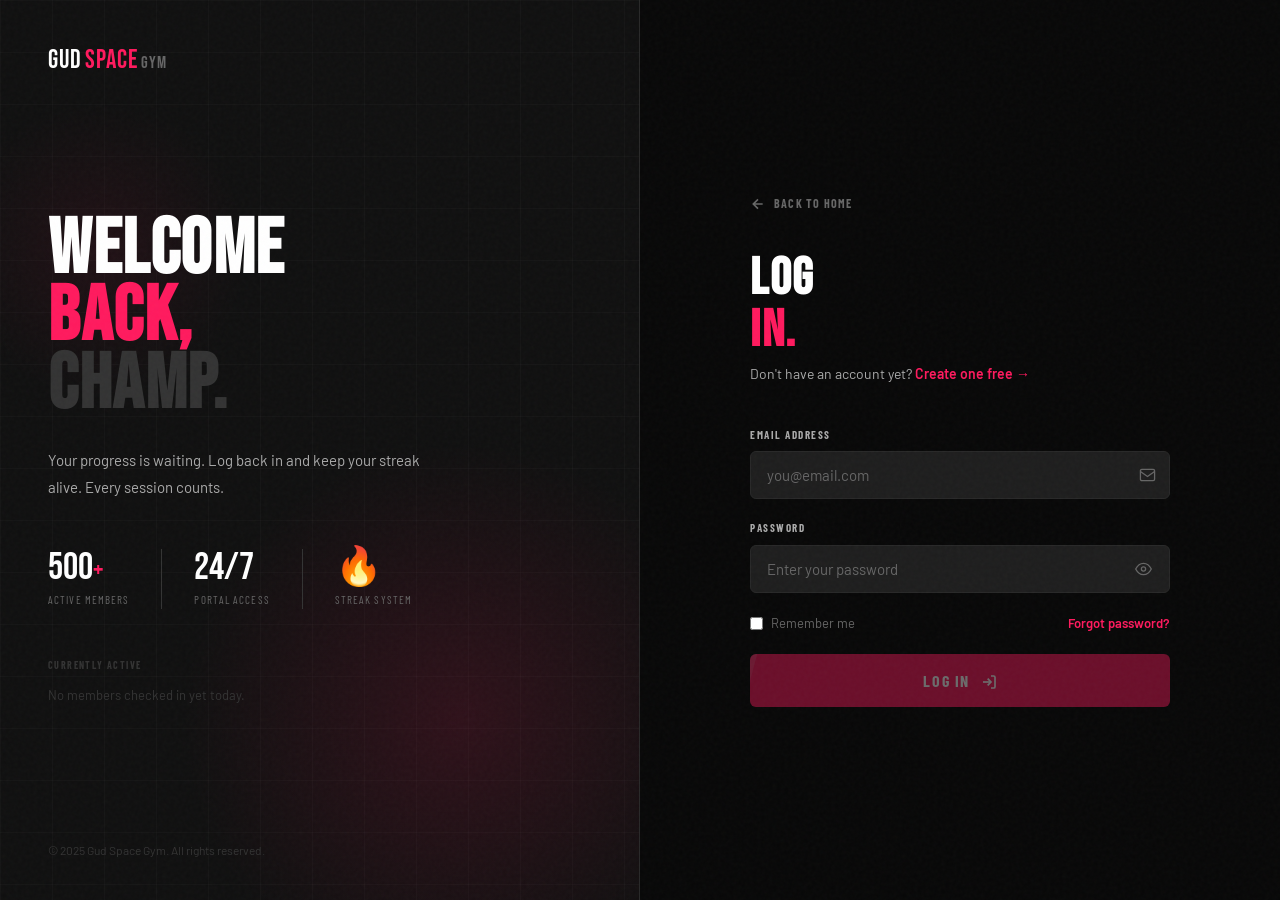
<file: login.html>
<!DOCTYPE html>
<html lang="en">
<head>
  <meta charset="UTF-8" />
  <meta name="viewport" content="width=device-width, initial-scale=1.0" />
  <title>Log In — GUD SPACE GYM</title>
  <link rel="stylesheet" href="style.css" />
  <link rel="preconnect" href="https://fonts.googleapis.com" />
  <link rel="preconnect" href="https://fonts.gstatic.com" crossorigin />
  <link href="https://fonts.googleapis.com/css2?family=Bebas+Neue&family=Barlow+Condensed:wght@300;400;600;700;800&family=Barlow:wght@300;400;500;600&display=swap" rel="stylesheet" />
  <style>
    /* ===== LOGIN PAGE ===== */
    .login-layout {
      min-height: 100vh;
      display: grid;
      grid-template-columns: 1fr 1fr;
    }

    /* ---- LEFT VISUAL PANEL ---- */
    .login-visual {
      background: var(--black-2);
      border-right: 1px solid var(--black-5);
      position: relative;
      overflow: hidden;
      display: flex;
      flex-direction: column;
      justify-content: space-between;
      padding: 40px 48px;
    }
    .lv-grid {
      position: absolute; inset: 0;
      background-image:
        linear-gradient(rgba(255,255,255,0.018) 1px, transparent 1px),
        linear-gradient(90deg, rgba(255,255,255,0.018) 1px, transparent 1px);
      background-size: 52px 52px;
      pointer-events: none;
    }
    .lv-glow {
      position: absolute;
      width: 560px; height: 560px;
      background: radial-gradient(circle, rgba(255,26,94,0.13) 0%, transparent 70%);
      bottom: -100px; right: -100px;
      pointer-events: none;
    }
    .lv-glow-2 {
      position: absolute;
      width: 300px; height: 300px;
      background: radial-gradient(circle, rgba(255,26,94,0.07) 0%, transparent 70%);
      top: 100px; left: -50px;
      pointer-events: none;
    }
    .lv-top { position: relative; z-index: 2; }
    .lv-logo {
      font-family: var(--font-display);
      font-size: 26px;
      letter-spacing: 0.04em;
      display: flex; align-items: baseline; gap: 3px;
      text-decoration: none;
    }
    .lv-center {
      position: relative; z-index: 2;
      flex: 1;
      display: flex; flex-direction: column;
      justify-content: center;
    }
    .lv-headline {
      font-family: var(--font-display);
      font-size: clamp(56px, 6vw, 96px);
      line-height: 0.88;
      letter-spacing: 0.02em;
      margin-bottom: 28px;
    }
    .lv-headline .pink { color: var(--pink); }
    .lv-headline .dim  { color: var(--gray-4); }
    .lv-sub {
      font-size: 15px;
      color: var(--gray-2);
      line-height: 1.8;
      max-width: 380px;
      margin-bottom: 48px;
    }

    /* Stats row */
    .lv-stats {
      display: flex; gap: 32px; margin-bottom: 16px;
    }
    .lv-stat { display: flex; flex-direction: column; }
    .lv-stat-num {
      font-family: var(--font-display);
      font-size: 38px; color: var(--white); line-height: 1;
    }
    .lv-stat-num span { color: var(--pink); font-size: 26px; }
    .lv-stat-lbl {
      font-family: var(--font-cond);
      font-size: 11px; letter-spacing: 0.1em;
      text-transform: uppercase; color: var(--gray-3);
      margin-top: 4px;
    }
    .lv-stat-div { width: 1px; background: var(--gray-4); align-self: stretch; }

    /* Floating member cards */
    .lv-members {
      display: flex; gap: 10px; flex-wrap: wrap;
    }
    .lv-member-chip {
      display: flex; align-items: center; gap: 8px;
      background: var(--black-3);
      border: 1px solid var(--black-5);
      border-radius: 100px;
      padding: 7px 14px 7px 7px;
      opacity: 0;
      animation: chipIn 0.4s ease forwards;
    }
    .lv-member-chip:nth-child(1) { animation-delay: 0.1s; }
    .lv-member-chip:nth-child(2) { animation-delay: 0.22s; }
    .lv-member-chip:nth-child(3) { animation-delay: 0.34s; }
    .lv-member-chip:nth-child(4) { animation-delay: 0.46s; }
    .lv-member-chip:nth-child(5) { animation-delay: 0.58s; }
    @keyframes chipIn {
      from { opacity: 0; transform: scale(0.85); }
      to   { opacity: 1; transform: scale(1); }
    }
    .lmc-av {
      width: 26px; height: 26px; border-radius: 50%;
      display: flex; align-items: center; justify-content: center;
      font-family: var(--font-display); font-size: 12px;
      color: white; flex-shrink: 0;
    }
    .lmc-name {
      font-family: var(--font-cond);
      font-size: 12px; font-weight: 700;
      letter-spacing: 0.05em; text-transform: uppercase;
      color: var(--white);
    }
    .lmc-dot {
      width: 6px; height: 6px; border-radius: 50%;
      background: #2ed573; flex-shrink: 0;
    }

    .lv-bottom { position: relative; z-index: 2; font-size: 12px; color: var(--gray-4); }

    /* ---- RIGHT FORM PANEL ---- */
    .login-form-panel {
      background: var(--black);
      display: flex; align-items: center; justify-content: center;
      padding: 48px 60px;
      position: relative;
    }
    .login-form-inner {
      width: 100%; max-width: 420px;
    }
    .login-back {
      display: inline-flex; align-items: center; gap: 8px;
      font-family: var(--font-cond);
      font-size: 12px; font-weight: 700;
      letter-spacing: 0.1em; text-transform: uppercase;
      color: var(--gray-3); margin-bottom: 40px;
      transition: color 0.2s;
      text-decoration: none;
    }
    .login-back:hover { color: var(--pink); }
    .login-back svg { transition: transform 0.2s; }
    .login-back:hover svg { transform: translateX(-4px); }
    .login-title {
      font-family: var(--font-display);
      font-size: 52px; letter-spacing: 0.03em; line-height: 1;
      margin-bottom: 6px;
    }
    .login-sub {
      font-size: 14px; color: var(--gray-2);
      margin-bottom: 40px; line-height: 1.6;
    }
    .login-sub a { color: var(--pink); font-weight: 600; }

    /* Timeout notice */
    .timeout-notice {
      display: none;
      background: rgba(255,59,48,0.08);
      border: 1px solid rgba(255,59,48,0.25);
      border-radius: var(--radius-sm);
      padding: 12px 16px;
      font-size: 13px; color: #ff6b6b;
      margin-bottom: 24px;
      align-items: flex-start; gap: 10px;
    }
    .timeout-notice.show { display: flex; }

    /* Password reveal */
    .pw-eye {
      position: absolute; right: 14px; top: 50%;
      transform: translateY(-50%);
      background: none; border: none;
      color: var(--gray-3); cursor: pointer;
      padding: 4px; display: flex; align-items: center;
      transition: color 0.2s;
    }
    .pw-eye:hover { color: var(--pink); }

    /* Remember + Forgot row */
    .login-options {
      display: flex; align-items: center;
      justify-content: space-between;
      margin-bottom: 8px;
    }
    .remember-wrap {
      display: flex; align-items: center; gap: 8px;
      font-size: 13px; color: var(--gray-3);
    }
    .remember-wrap input[type="checkbox"] {
      accent-color: var(--pink);
      cursor: pointer;
    }
    .forgot-link {
      font-size: 13px; color: var(--pink);
      font-weight: 600; cursor: pointer;
      transition: color 0.2s;
    }
    .forgot-link:hover { color: var(--pink-light); }

    /* Login button */
    .login-btn {
      width: 100%;
      background: var(--pink); color: white;
      font-family: var(--font-cond);
      font-size: 16px; font-weight: 700;
      letter-spacing: 0.1em; text-transform: uppercase;
      padding: 17px; border: none;
      border-radius: var(--radius-sm);
      cursor: pointer;
      transition: all 0.25s ease;
      margin-top: 20px;
      position: relative; overflow: hidden;
      display: flex; align-items: center;
      justify-content: center; gap: 10px;
    }
    .login-btn::before {
      content: '';
      position: absolute; inset: 0;
      background: rgba(255,255,255,0.12);
      transform: translateX(-100%) skewX(-15deg);
      transition: transform 0.4s ease;
    }
    .login-btn:hover:not(:disabled)::before { transform: translateX(100%) skewX(-15deg); }
    .login-btn:hover:not(:disabled) {
      background: var(--pink-light);
      transform: translateY(-2px);
      box-shadow: 0 10px 32px rgba(255,26,94,0.35);
    }
    .login-btn:disabled { opacity: 0.4; cursor: not-allowed; transform: none; }
    .login-btn .btn-spinner {
      display: none;
      width: 18px; height: 18px;
      border: 2px solid rgba(255,255,255,0.3);
      border-top-color: white;
      border-radius: 50%;
      animation: spin 0.7s linear infinite;
    }
    .login-btn.loading .btn-text { display: none; }
    .login-btn.loading .btn-spinner { display: block; }
    @keyframes spin { to { transform: rotate(360deg); } }

    /* Error box */
    .login-error {
      display: none;
      background: rgba(255,59,48,0.08);
      border: 1px solid rgba(255,59,48,0.25);
      border-radius: var(--radius-sm);
      padding: 12px 16px;
      font-size: 13px; color: #ff6b6b;
      margin-top: 16px;
      align-items: flex-start; gap: 10px;
      animation: errorShake 0.4s ease;
    }
    .login-error.show { display: flex; }
    @keyframes errorShake {
      0%, 100% { transform: translateX(0); }
      20%, 60% { transform: translateX(-6px); }
      40%, 80% { transform: translateX(6px); }
    }

    /* Forgot modal */
    .modal-overlay {
      position: fixed; inset: 0;
      background: rgba(0,0,0,0.7);
      backdrop-filter: blur(8px);
      z-index: 9000;
      display: none; align-items: center; justify-content: center;
      padding: 24px;
    }
    .modal-overlay.show { display: flex; animation: fadeIn 0.2s ease; }
    @keyframes fadeIn { from { opacity: 0; } to { opacity: 1; } }
    .modal-box {
      background: var(--black-3);
      border: 1px solid var(--black-5);
      border-radius: var(--radius-xl);
      padding: 40px;
      width: 100%; max-width: 400px;
      animation: modalIn 0.3s cubic-bezier(0.34, 1.56, 0.64, 1);
    }
    @keyframes modalIn {
      from { opacity: 0; transform: scale(0.92) translateY(20px); }
      to   { opacity: 1; transform: scale(1) translateY(0); }
    }
    .modal-title {
      font-family: var(--font-display);
      font-size: 32px; letter-spacing: 0.03em;
      margin-bottom: 6px;
    }
    .modal-sub {
      font-size: 13px; color: var(--gray-2);
      line-height: 1.6; margin-bottom: 28px;
    }
    .modal-close {
      position: absolute; top: 16px; right: 16px;
      width: 32px; height: 32px;
      background: var(--black-4); border: none;
      border-radius: 50%; cursor: pointer;
      color: var(--gray-2); font-size: 16px;
      display: flex; align-items: center; justify-content: center;
      transition: all 0.2s;
    }
    .modal-close:hover { background: var(--pink); color: white; }
    .modal-found {
      display: none;
      background: rgba(46,213,115,0.08);
      border: 1px solid rgba(46,213,115,0.2);
      border-radius: var(--radius-md);
      padding: 16px;
      font-size: 13px; color: #2ed573; line-height: 1.6;
      margin-top: 16px;
    }
    .modal-found.show { display: block; animation: fadeIn 0.3s ease; }
    .modal-notfound {
      display: none;
      font-size: 13px; color: #ff6b6b;
      margin-top: 12px;
    }
    .modal-notfound.show { display: block; }

    /* Responsive */
    @media (max-width: 900px) {
      .login-layout { grid-template-columns: 1fr; }
      .login-visual  { display: none; }
      .login-form-panel { padding: 40px 24px; }
    }
  </style>
  <!-- PWA -->
  <link rel="manifest" href="manifest.json">
  <meta name="theme-color" content="#FF1A5E">
  <meta name="mobile-web-app-capable" content="yes">
  <meta name="apple-mobile-web-app-capable" content="yes">
  <meta name="apple-mobile-web-app-status-bar-style" content="black-translucent">
  <meta name="apple-mobile-web-app-title" content="GUD SPACE">
  <link rel="apple-touch-icon" href="icons/icon-192x192.png">
  <link rel="icon" type="image/png" href="icons/icon-192x192.png">
</head>
<body>

  <div class="cursor" id="cursor"></div>
  <div class="cursor-follower" id="cursorFollower"></div>
  <div class="noise-overlay"></div>

  <div class="login-layout">

    <!-- ======== LEFT VISUAL ======== -->
    <aside class="login-visual">
      <div class="lv-grid"></div>
      <div class="lv-glow"></div>
      <div class="lv-glow-2"></div>

      <div class="lv-top">
        <a href="index.html" class="lv-logo">
          <span class="logo-gud">GUD</span><span class="logo-space">SPACE</span><span class="logo-gym" style="font-size:17px;color:var(--gray-3)">GYM</span>
        </a>
      </div>

      <div class="lv-center">
        <h1 class="lv-headline">
          <div>WELCOME</div>
          <div class="pink">BACK,</div>
          <div class="dim">CHAMP.</div>
        </h1>
        <p class="lv-sub">
          Your progress is waiting. Log back in and keep your streak alive.
          Every session counts.
        </p>

        <div class="lv-stats">
          <div class="lv-stat">
            <div class="lv-stat-num">500<span>+</span></div>
            <div class="lv-stat-lbl">Active Members</div>
          </div>
          <div class="lv-stat-div"></div>
          <div class="lv-stat">
            <div class="lv-stat-num">24/7</div>
            <div class="lv-stat-lbl">Portal Access</div>
          </div>
          <div class="lv-stat-div"></div>
          <div class="lv-stat">
            <div class="lv-stat-num">🔥</div>
            <div class="lv-stat-lbl">Streak System</div>
          </div>
        </div>

        <div style="font-family:var(--font-cond);font-size:10px;font-weight:700;letter-spacing:0.14em;text-transform:uppercase;color:var(--gray-4);margin-bottom:12px;margin-top:32px;">
          Currently Active
        </div>
        <div class="lv-members" id="lvMembers">
          <!-- injected by JS -->
        </div>
      </div>

      <div class="lv-bottom">
        © 2025 Gud Space Gym. All rights reserved.
      </div>
    </aside>

    <!-- ======== RIGHT FORM ======== -->
    <main class="login-form-panel">
      <div class="login-form-inner">

        <a href="index.html" class="login-back">
          <svg width="16" height="16" viewBox="0 0 24 24" fill="none" stroke="currentColor" stroke-width="2.5">
            <path d="M19 12H5M12 19l-7-7 7-7"/>
          </svg>
          Back to Home
        </a>

        <!-- Timeout notice -->
        <div class="timeout-notice" id="timeoutNotice">
          <span style="font-size:18px;flex-shrink:0;">🔒</span>
          <div>
            <div style="font-family:var(--font-cond);font-weight:700;letter-spacing:0.06em;margin-bottom:3px;">SESSION EXPIRED</div>
            You were automatically logged out after 3 hours of inactivity. Please log in again.
          </div>
        </div>

        <h1 class="login-title">LOG<br /><span style="color:var(--pink)">IN.</span></h1>
        <p class="login-sub">
          Don't have an account yet?
          <a href="register.html">Create one free →</a>
        </p>

        <form id="loginForm" novalidate autocomplete="off">

          <!-- Email -->
          <div class="form-group">
            <label class="form-label" for="loginEmail">Email Address</label>
            <div class="form-input-wrap">
              <input
                class="form-input" type="email" id="loginEmail"
                placeholder="you@email.com"
                autocomplete="email"
                style="padding-right:44px;"
                oninput="clearLoginError(); updateLoginBtn()"
              />
              <span class="form-input-icon">
                <svg width="17" height="17" viewBox="0 0 24 24" fill="none" stroke="currentColor" stroke-width="1.8">
                  <rect x="2" y="4" width="20" height="16" rx="2"/>
                  <path d="m2 7 10 7 10-7"/>
                </svg>
              </span>
            </div>
          </div>

          <!-- Password -->
          <div class="form-group">
            <label class="form-label" for="loginPassword">Password</label>
            <div class="form-input-wrap">
              <input
                class="form-input" type="password" id="loginPassword"
                placeholder="Enter your password"
                autocomplete="current-password"
                style="padding-right:44px;"
                oninput="clearLoginError(); updateLoginBtn()"
                onkeydown="if(event.key==='Enter') submitLogin()"
              />
              <button type="button" class="pw-eye" id="pwEye" onclick="togglePw()">
                <svg id="pwEyeIcon" width="17" height="17" viewBox="0 0 24 24" fill="none" stroke="currentColor" stroke-width="1.8">
                  <path d="M1 12s4-8 11-8 11 8 11 8-4 8-11 8-11-8-11-8z"/>
                  <circle cx="12" cy="12" r="3"/>
                </svg>
              </button>
            </div>
          </div>

          <!-- Options row -->
          <div class="login-options">
            <label class="remember-wrap">
              <input type="checkbox" id="rememberMe" />
              Remember me
            </label>
            <span class="forgot-link" onclick="openForgotModal()">Forgot password?</span>
          </div>

          <!-- Submit -->
          <button type="button" class="login-btn" id="loginBtn" onclick="submitLogin()" disabled>
            <span class="btn-text">
              Log In
              <svg width="16" height="16" viewBox="0 0 24 24" fill="none" stroke="currentColor" stroke-width="2.5" style="vertical-align:middle;margin-left:6px">
                <path d="M15 3h4a2 2 0 0 1 2 2v14a2 2 0 0 1-2 2h-4"/><polyline points="10 17 15 12 10 7"/><line x1="15" y1="12" x2="3" y2="12"/>
              </svg>
            </span>
            <div class="btn-spinner"></div>
          </button>

          <!-- Error -->
          <div class="login-error" id="loginError">
            <span style="font-size:18px;flex-shrink:0;">⚠️</span>
            <span id="loginErrorMsg">Incorrect email or password.</span>
          </div>

        </form>

      </div>
    </main>

  </div>

  <!-- FORGOT PASSWORD MODAL -->
  <div class="modal-overlay" id="forgotModal">
    <div class="modal-box" style="position:relative;">
      <button class="modal-close" onclick="closeForgotModal()">✕</button>
      <h2 class="modal-title">FORGOT<br /><span style="color:var(--pink)">PASSWORD?</span></h2>
      <p class="modal-sub">Enter your registered email. We'll look up your saved credentials.</p>

      <div class="form-group">
        <label class="form-label">Email Address</label>
        <input class="form-input" type="email" id="forgotEmail" placeholder="you@email.com" />
      </div>
      <button class="login-btn" onclick="lookupPassword()" style="margin-top:8px;">
        <span class="btn-text">Find My Account</span>
        <div class="btn-spinner"></div>
      </button>

      <div class="modal-found" id="modalFound"></div>
      <div class="modal-notfound" id="modalNotFound">
        No account found with that email address.
      </div>
    </div>
  </div>

  <script src="script.js"></script>
  <script src="api.js"></script>
  <script>
  /* =====================================================
     LOGIN PAGE LOGIC
  ===================================================== */

  /* ---- On Load ---- */
  document.addEventListener('DOMContentLoaded', () => {
    window.GudSpace.redirectIfLoggedIn('dashboard.html');

    const params = new URLSearchParams(window.location.search);
    if (params.get('reason') === 'timeout') {
      document.getElementById('timeoutNotice').classList.add('show');
    }

    const remembered = window.GudSpace.storage.get('rememberedEmail');
    if (remembered) {
      document.getElementById('loginEmail').value = remembered;
      document.getElementById('rememberMe').checked = true;
      updateLoginBtn();
    }

    loadActiveMembers();
  });

  /* ---- Active Members on Left Panel ---- */
  async function loadActiveMembers() {
    const el = document.getElementById('lvMembers');
    if (!el) return;

    const colors = ['#FF1A5E','#a29bfe','#74b9ff','#fd79a8','#fdcb6e','#2ed573'];

    try {
      const API_URL = 'https://gudspace-gym-backend.onrender.com/api';
      const res  = await fetch(`${API_URL}/admin/attendance`);
      const data = await res.json();

      if (!Array.isArray(data) || !data.length) {
        el.innerHTML = '<div style="font-size:13px;color:var(--gray-4);">No members checked in yet today.</div>';
        return;
      }

      const today   = new Date().toDateString();
      const present = data.filter(a =>
        a.check_in &&
        !a.check_out &&
        new Date(a.check_in).toDateString() === today
      );

      if (!present.length) {
        el.innerHTML = '<div style="font-size:13px;color:var(--gray-4);">No members checked in yet today.</div>';
        return;
      }

      el.innerHTML = present.slice(0, 5).map((a, i) => {
        const name    = (a.users?.name || '?');
        const initial = name.charAt(0).toUpperCase();
        const color   = colors[i % colors.length];
        return `
          <div class="lv-member-chip">
            <div class="lmc-av" style="background:${color}">${initial}</div>
            <span class="lmc-name">${name}</span>
            <div class="lmc-dot"></div>
          </div>
        `;
      }).join('');
    } catch(e) {
      el.innerHTML = '<div style="font-size:13px;color:var(--gray-4);">No members checked in yet today.</div>';
    }
  }

  /* ---- Password toggle ---- */
  function togglePw() {
    const input = document.getElementById('loginPassword');
    const icon = document.getElementById('pwEyeIcon');
    const isHidden = input.type === 'password';
    input.type = isHidden ? 'text' : 'password';
    icon.innerHTML = isHidden
      ? `<path d="M17.94 17.94A10.07 10.07 0 0 1 12 20c-7 0-11-8-11-8a18.45 18.45 0 0 1 5.06-5.94"/>
         <path d="M9.9 4.24A9.12 9.12 0 0 1 12 4c7 0 11 8 11 8a18.5 18.5 0 0 1-2.16 3.19"/>
         <line x1="1" y1="1" x2="23" y2="23"/>`
      : `<path d="M1 12s4-8 11-8 11 8 11 8-4 8-11 8-11-8-11-8z"/>
         <circle cx="12" cy="12" r="3"/>`;
  }

  /* ---- Enable button ---- */
  function updateLoginBtn() {
    const email = document.getElementById('loginEmail').value.trim();
    const pw    = document.getElementById('loginPassword').value;
    document.getElementById('loginBtn').disabled = !email || !pw;
  }

  /* ---- Clear error ---- */
  function clearLoginError() {
    document.getElementById('loginError').classList.remove('show');
  }

  /* ---- SUBMIT LOGIN ---- */
  async function submitLogin() {
    const email    = document.getElementById('loginEmail').value.trim();
    const password = document.getElementById('loginPassword').value;
    const remember = document.getElementById('rememberMe').checked;

    if (!email || !password) return;

    const btn = document.getElementById('loginBtn');
    btn.classList.add('loading');
    btn.disabled = true;

    try {
      const result = await window.GudAPI.login({ email, password });

      btn.classList.remove('loading');

      if (result.error) {
        btn.disabled = false;
        const errEl = document.getElementById('loginError');
        document.getElementById('loginErrorMsg').textContent = result.error;
        errEl.classList.add('show');
        ['loginEmail','loginPassword'].forEach(id => {
          const el = document.getElementById(id);
          el.style.borderColor = 'rgba(255,59,48,0.5)';
          setTimeout(() => el.style.borderColor = '', 2000);
        });
        return;
      }

      if (remember) {
        window.GudSpace.storage.set('rememberedEmail', email);
      } else {
        window.GudSpace.storage.remove('rememberedEmail');
      }

      window.GudSpace.storage.set('currentUser', {
        ...result.user,
        token: result.token
      });
      window.GudSpace.storage.set('loginTime', Date.now());

      if (!result.user.onboardingDone) {
        window.location.href = 'onboarding.html';
      } else {
        window.location.href = 'dashboard.html';
      }

    } catch (err) {
      btn.classList.remove('loading');
      btn.disabled = false;
      console.error('Login error:', err);
      const errEl = document.getElementById('loginError');
      document.getElementById('loginErrorMsg').textContent = 'Something went wrong. Please try again.';
      errEl.classList.add('show');
    }
  }

  /* ---- FORGOT PASSWORD MODAL ---- */
  function openForgotModal() {
    document.getElementById('forgotModal').classList.add('show');
    document.getElementById('forgotEmail').value = document.getElementById('loginEmail').value;
    document.getElementById('modalFound').classList.remove('show');
    document.getElementById('modalNotFound').classList.remove('show');
  }

  function closeForgotModal() {
    document.getElementById('forgotModal').classList.remove('show');
  }

  document.getElementById('forgotModal').addEventListener('click', function(e) {
    if (e.target === this) closeForgotModal();
  });

  function lookupPassword() {
    const email = document.getElementById('forgotEmail').value.trim();
    if (!email) return;

    document.getElementById('modalFound').classList.remove('show');
    document.getElementById('modalNotFound').classList.remove('show');

    if (email) {
      document.getElementById('modalFound').classList.add('show');
      document.getElementById('modalFound').innerHTML = `
        <div style="font-family:var(--font-cond);font-weight:700;letter-spacing:0.06em;margin-bottom:8px;color:#2ed573;">✅ REQUEST RECEIVED</div>
        <div style="color:var(--gray-2);line-height:1.8;">
          <strong style="color:white;">Email:</strong> ${email}<br/>
        </div>
        <div style="font-size:11px;color:var(--gray-4);margin-top:10px;">💡 Please contact the gym admin directly to reset your password.</div>
      `;
    }
  }

  document.addEventListener('keydown', e => {
    if (e.key === 'Escape') closeForgotModal();
  });
  </script>
  <!-- Service Worker Registration -->
  <script>
    if ('serviceWorker' in navigator) {
      window.addEventListener('load', () => {
        navigator.serviceWorker.register('sw.js')
          .catch(err => console.log('SW registration failed:', err));
      });
    }
  </script>
</body>
</html>
</file>
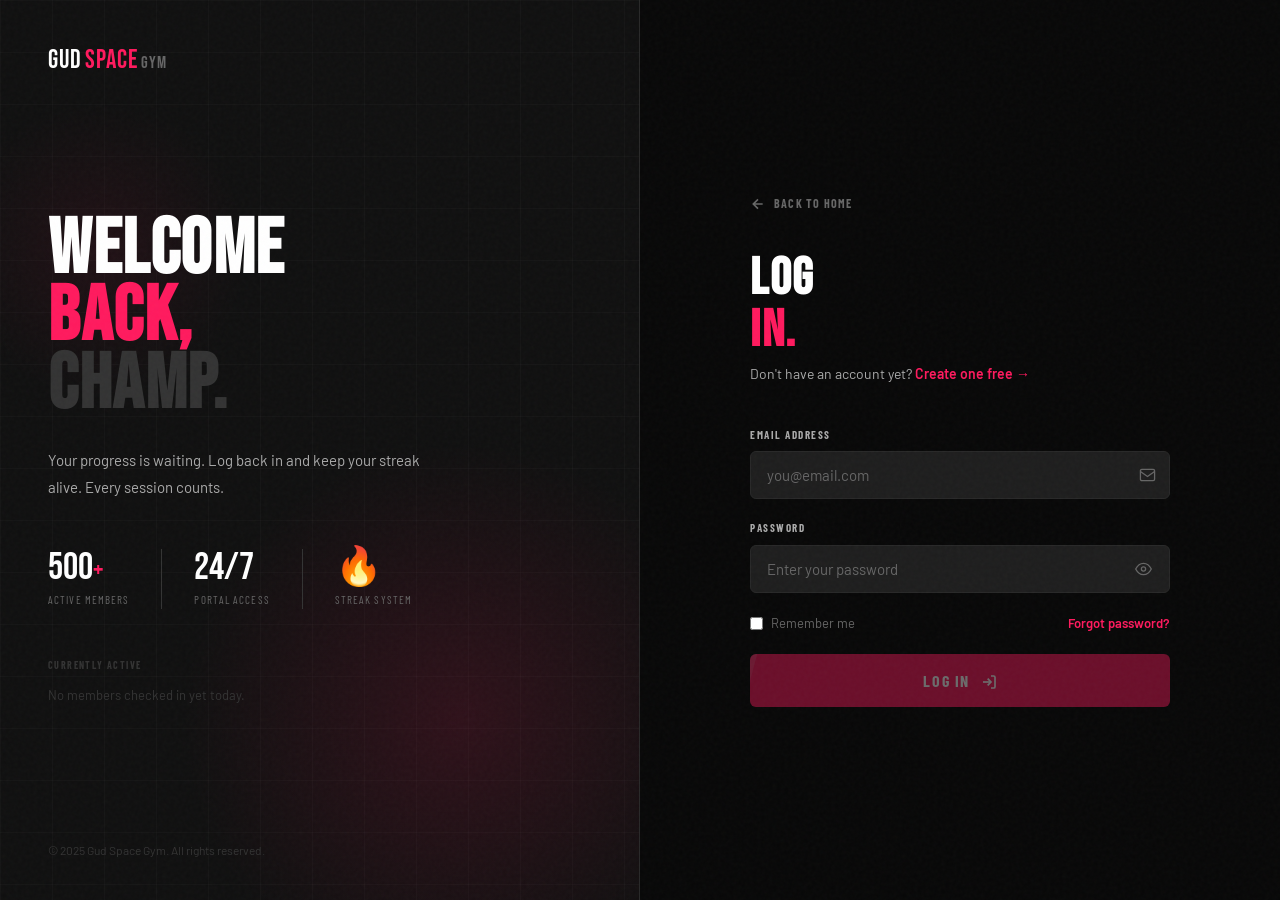
<file: musclemap.html>
<!DOCTYPE html>
<html lang="en">
<head>
  <meta charset="UTF-8" />
  <meta name="viewport" content="width=device-width, initial-scale=1.0" />
  <title>Muscle Map — GUD SPACE GYM</title>
  <link rel="stylesheet" href="style.css" />
  <link rel="preconnect" href="https://fonts.googleapis.com" />
  <link rel="preconnect" href="https://fonts.gstatic.com" crossorigin />
  <link href="https://fonts.googleapis.com/css2?family=Bebas+Neue&family=Barlow+Condensed:wght@300;400;600;700;800&family=Barlow:wght@300;400;500;600&display=swap" rel="stylesheet" />

  <style>
    *, *::before, *::after { box-sizing: border-box; margin: 0; padding: 0; }

    body {
      background: var(--black);
      color: var(--white);
      font-family: var(--font-body);
      display: flex;
      min-height: 100vh;
      overflow-x: hidden;
      cursor: none;
    }

    /* =================== SIDEBAR =================== */
    .sidebar {
      width: 260px; min-height: 100vh;
      background: rgba(10,10,10,0.97);
      border-right: 1px solid rgba(255,255,255,0.05);
      display: flex; flex-direction: column;
      position: fixed; top: 0; left: 0; bottom: 0;
      z-index: 200;
      transition: transform 0.35s cubic-bezier(0.25,0.8,0.25,1);
      overflow-y: auto;
      backdrop-filter: blur(20px);
    }
    .sidebar::before {
      content: '';
      position: absolute;
      top: 0; left: 0; right: 0;
      height: 300px;
      background: linear-gradient(180deg, rgba(255,26,94,0.06) 0%, transparent 100%);
      pointer-events: none;
    }
    .sidebar::-webkit-scrollbar { width: 0; }
    .sb-logo { padding: 28px 24px 20px; border-bottom: 1px solid rgba(255,255,255,0.05); flex-shrink: 0; position: relative; z-index: 1; }
    .sb-logo-text { font-family: var(--font-display); font-size: 22px; letter-spacing: 0.04em; display: flex; align-items: baseline; gap: 2px; }
    .sb-profile { padding: 24px; border-bottom: 1px solid rgba(255,255,255,0.05); flex-shrink: 0; position: relative; z-index: 1; }
    .sb-avatar-wrap { position: relative; width: 72px; height: 72px; margin-bottom: 14px; }
    .sb-avatar {
      width: 72px; height: 72px; border-radius: 50%;
      background: linear-gradient(135deg, var(--pink), #a0004a);
      display: flex; align-items: center; justify-content: center;
      font-family: var(--font-display); font-size: 30px; color: white;
      border: 2px solid rgba(255,26,94,0.4);
      position: relative; overflow: hidden; cursor: pointer;
      box-shadow: 0 0 30px rgba(255,26,94,0.25);
    }
    .sb-avatar img { width: 100%; height: 100%; object-fit: cover; position: absolute; inset: 0; }
    .sb-avatar-ring { position: absolute; inset: -5px; border-radius: 50%; border: 1.5px solid rgba(255,26,94,0.4); animation: ringPulse 3s ease-in-out infinite; }
    @keyframes ringPulse { 0%,100%{opacity:.3;transform:scale(1)} 50%{opacity:.8;transform:scale(1.05)} }
    .sb-cam-btn {
      position: absolute; bottom: 0; right: 0;
      width: 24px; height: 24px; background: var(--black-4);
      border: 2px solid var(--black-5); border-radius: 50%;
      display: flex; align-items: center; justify-content: center;
      font-size: 11px; cursor: pointer; transition: background 0.2s;
    }
    .sb-cam-btn:hover { background: var(--pink); }
    .sb-name { font-family: var(--font-cond); font-size: 18px; font-weight: 800; letter-spacing: 0.05em; text-transform: uppercase; color: var(--white); }
    .sb-meta { font-size: 12px; color: var(--gray-3); margin-top: 3px; }
    .sb-goal-badge {
      display: inline-flex; align-items: center; gap: 6px;
      background: rgba(255,26,94,0.1); border: 1px solid rgba(255,26,94,0.2);
      border-radius: 4px; padding: 4px 10px;
      font-family: var(--font-cond); font-size: 11px; font-weight: 700;
      letter-spacing: 0.1em; text-transform: uppercase; color: var(--pink); margin-top: 10px;
    }
    .sb-nav { flex: 1; padding: 16px 12px; display: flex; flex-direction: column; gap: 2px; position: relative; z-index: 1; }
    .sb-nav-section { font-family: var(--font-cond); font-size: 10px; font-weight: 700; letter-spacing: 0.18em; text-transform: uppercase; color: var(--gray-4); padding: 12px 12px 6px; }
    .sb-nav-link {
      display: flex; align-items: center; gap: 12px;
      padding: 11px 14px; border-radius: var(--radius-sm);
      font-family: var(--font-cond); font-size: 14px; font-weight: 700;
      letter-spacing: 0.05em; text-transform: uppercase;
      color: var(--gray-3); cursor: pointer;
      transition: all 0.2s ease; text-decoration: none;
      position: relative; overflow: hidden;
    }
    .sb-nav-link::before {
      content: ''; position: absolute; inset: 0;
      background: var(--pink); opacity: 0;
      transition: opacity 0.2s; border-radius: var(--radius-sm);
    }
    .sb-nav-link:hover { color: var(--white); }
    .sb-nav-link:hover::before { opacity: 0.08; }
    .sb-nav-link.active { background: rgba(255,26,94,0.1); color: var(--pink); border-left: 3px solid var(--pink); }
    .sb-nav-icon { font-size: 18px; flex-shrink: 0; width: 22px; text-align: center; position: relative; z-index: 1; }
    .sb-nav-link span:last-child { position: relative; z-index: 1; }
    .sb-logout-wrap { padding: 16px 12px; border-top: 1px solid rgba(255,255,255,0.05); flex-shrink: 0; position: relative; z-index: 1; }
    .sb-logout-btn {
      display: flex; align-items: center; gap: 10px;
      width: 100%; padding: 12px 14px; border-radius: var(--radius-sm);
      background: rgba(255,59,48,0.08); border: 1px solid rgba(255,59,48,0.15);
      color: #ff6b6b; font-family: var(--font-cond);
      font-size: 13px; font-weight: 700; letter-spacing: 0.08em; text-transform: uppercase;
      cursor: pointer; transition: all 0.2s;
    }
    .sb-logout-btn:hover { background: rgba(255,59,48,0.2); border-color: rgba(255,59,48,0.4); }

    /* =================== LAYOUT =================== */
    .page-main { margin-left: 260px; flex: 1; min-height: 100vh; display: flex; flex-direction: column; }
    .db-topbar {
      position: sticky; top: 0; z-index: 100;
      background: rgba(8,8,8,0.88); backdrop-filter: blur(16px);
      border-bottom: 1px solid var(--black-5);
      padding: 16px 32px; display: flex; align-items: center; justify-content: space-between; gap: 16px;
    }
    .db-date-line { font-family: var(--font-cond); font-size: 11px; font-weight: 700; letter-spacing: 0.14em; text-transform: uppercase; color: var(--gray-3); }
    .db-greeting { font-family: var(--font-display); font-size: 22px; letter-spacing: 0.03em; line-height: 1.1; }
    .db-greeting span { color: var(--pink); }
    .db-topbar-right { display: flex; align-items: center; gap: 16px; }
    .db-streak-pill {
      display: flex; align-items: center; gap: 7px;
      background: var(--black-3); border: 1px solid var(--black-5);
      border-radius: 100px; padding: 6px 14px;
    }
    .db-streak-num { font-family: var(--font-display); font-size: 22px; color: var(--pink); line-height: 1; }
    .db-streak-label { font-family: var(--font-cond); font-size: 11px; letter-spacing: 0.1em; text-transform: uppercase; color: var(--gray-3); }
    .db-menu-btn { display: none; background: none; border: none; color: var(--white); cursor: pointer; padding: 4px; }
    .page-content { padding: 28px 32px; }

    /* =================== SHARED CARD =================== */
    .db-card {
      background: var(--black-3); border: 1px solid var(--black-5);
      border-radius: var(--radius-lg); padding: 24px; transition: border-color 0.2s;
    }
    .db-card:hover { border-color: rgba(255,255,255,0.08); }
    .card-label {
      font-family: var(--font-cond); font-size: 10px; font-weight: 700;
      letter-spacing: 0.16em; text-transform: uppercase; color: var(--gray-3);
      margin-bottom: 14px; display: flex; align-items: center; gap: 8px;
    }
    .card-label-dot { width: 6px; height: 6px; border-radius: 50%; background: var(--pink); }
    .view-section-title {
      font-family: var(--font-cond); font-size: 11px; font-weight: 700;
      letter-spacing: 0.2em; text-transform: uppercase; color: var(--gray-3);
      margin: 28px 0 14px; display: flex; align-items: center; gap: 10px;
    }
    .view-section-title:first-child { margin-top: 0; }
    .vst-dot { display: inline-block; width: 6px; height: 6px; border-radius: 50%; background: var(--pink); flex-shrink: 0; }

    /* =================== MUSCLE MAP LAYOUT =================== */
    .mm-layout {
      display: grid;
      grid-template-columns: 320px 1fr;
      gap: 20px;
      align-items: start;
    }

    /* ── BODY VIEWER PANEL ── */
    .mm-body-panel { position: sticky; top: 100px; }

    .mm-rotate-hint {
      text-align: center; font-family: var(--font-cond); font-size: 9px; font-weight: 700;
      letter-spacing: 0.18em; text-transform: uppercase;
      color: rgba(255,255,255,.2); margin-bottom: 8px;
    }
    .mm-view-btns {
      display: flex; gap: 5px; justify-content: center; margin-bottom: 14px;
    }
    .mm-view-btn {
      font-family: var(--font-cond); font-size: 9px; font-weight: 700;
      letter-spacing: 0.07em; text-transform: uppercase;
      padding: 4px 12px; border-radius: 20px;
      border: 1px solid var(--black-5); background: var(--black-4);
      color: var(--gray-3); cursor: pointer; transition: all 0.2s;
    }
    .mm-view-btn:hover { border-color: rgba(255,26,94,0.35); color: rgba(255,255,255,0.8); }
    .mm-view-btn.active { background: var(--pink); border-color: var(--pink); color: #fff; box-shadow: 0 2px 14px rgba(255,26,94,0.3); }

    /* 3D wrap */
    .mm-3d-wrap { perspective: 900px; display: flex; justify-content: center; }
    .mm-body-3d {
      transform-style: preserve-3d;
      transition: transform 0.65s cubic-bezier(0.25,0.8,0.25,1);
      position: relative; width: 240px;
    }
    .mm-body-3d.vf  { transform: rotateY(0deg); }
    .mm-body-3d.vsl { transform: rotateY(-38deg); }
    .mm-body-3d.vb  { transform: rotateY(180deg); }
    .mm-body-3d.vsr { transform: rotateY(38deg); }

    .mm-face { backface-visibility: hidden; position: relative; width: 240px; }
    .mm-back-face {
      position: absolute; top: 0; left: 0;
      transform: rotateY(180deg); backface-visibility: hidden;
    }
    .mm-canvas { position: relative; width: 240px; }
    .mm-canvas svg { width: 100%; height: auto; display: block; }

    /* SVG muscle groups */
    .mg { cursor: pointer; }
    .mg path, .mg ellipse, .mg rect, .mg polygon { transition: fill 0.2s, filter 0.2s; }
    .mg:hover path, .mg:hover ellipse, .mg:hover rect, .mg:hover polygon { filter: brightness(1.6); }
    .mg.lit path, .mg.lit ellipse, .mg.lit rect, .mg.lit polygon {
      fill: var(--pink) !important;
      filter: drop-shadow(0 0 5px rgba(255,26,94,0.5));
    }
    .mg.group-lit path, .mg.group-lit ellipse, .mg.group-lit rect, .mg.group-lit polygon {
      fill: rgba(255,26,94,0.45) !important;
    }

    /* Hotspot dots */
    .mm-dot {
      position: absolute; width: 9px; height: 9px; border-radius: 50%;
      background: rgba(255,26,94,0.9); border: 1.5px solid rgba(255,255,255,0.5);
      transform: translate(-50%,-50%); cursor: pointer;
      box-shadow: 0 0 0 3px rgba(255,26,94,0.18);
      transition: all 0.2s; animation: dotPulse 2.2s ease-in-out infinite;
    }
    .mm-dot:hover { transform: translate(-50%,-50%) scale(1.5); }
    .mm-dot.active {
      background: var(--pink); animation: none;
      transform: translate(-50%,-50%) scale(1.35);
      box-shadow: 0 0 0 5px rgba(255,26,94,0.32);
    }
    @keyframes dotPulse {
      0%,100% { box-shadow: 0 0 0 3px rgba(255,26,94,0.18); }
      50%      { box-shadow: 0 0 0 7px rgba(255,26,94,0.05); }
    }

    /* ── RIGHT PANEL: GROUP TABS + EXERCISES ── */
    .mm-right-panel { display: flex; flex-direction: column; gap: 16px; }

    /* Group selector tabs */
    .mm-group-tabs {
      display: flex; flex-wrap: wrap; gap: 7px;
    }
    .mm-group-tab {
      font-family: var(--font-cond); font-size: 11px; font-weight: 700;
      letter-spacing: 0.07em; text-transform: uppercase;
      padding: 7px 16px; border-radius: 8px;
      border: 1px solid var(--black-5); background: var(--black-4);
      color: var(--gray-3); cursor: pointer; transition: all 0.2s;
      display: flex; align-items: center; gap: 7px;
    }
    .mm-group-tab:hover { border-color: rgba(255,26,94,0.35); color: rgba(255,255,255,0.8); }
    .mm-group-tab.active { background: rgba(255,26,94,0.12); border-color: rgba(255,26,94,0.4); color: var(--pink); }

    /* Sub-muscle chips */
    .mm-submuscle-area { display: flex; flex-direction: column; gap: 10px; }
    .mm-submuscle-row { display: flex; flex-wrap: wrap; gap: 8px; }
    .mm-submuscle-label {
      font-family: var(--font-cond); font-size: 9px; font-weight: 700;
      letter-spacing: 0.18em; text-transform: uppercase; color: var(--gray-4);
      width: 100%; margin-bottom: 2px;
    }
    .mm-chip {
      font-family: var(--font-cond); font-size: 11px; font-weight: 700;
      letter-spacing: 0.05em; text-transform: uppercase;
      padding: 6px 14px; border-radius: 20px;
      border: 1px solid var(--black-5); background: var(--black-4);
      color: var(--gray-2); cursor: pointer; transition: all 0.2s;
    }
    .mm-chip:hover { border-color: rgba(255,26,94,0.4); color: rgba(255,255,255,0.85); }
    .mm-chip.active {
      background: var(--pink); border-color: var(--pink); color: #fff;
      box-shadow: 0 2px 12px rgba(255,26,94,0.3);
    }

    /* Exercise panel */
    .mm-ex-panel {
      display: none; animation: exSlide 0.25s ease;
    }
    .mm-ex-panel.show { display: block; }
    @keyframes exSlide { from{opacity:0;transform:translateY(-6px)} to{opacity:1;transform:translateY(0)} }

    .mm-ex-header {
      display: flex; align-items: center; gap: 12px; margin-bottom: 16px;
      padding-bottom: 14px; border-bottom: 1px solid var(--black-5);
    }
    .mm-ex-icon { font-size: 22px; }
    .mm-ex-title-wrap { flex: 1; }
    .mm-ex-muscle { font-family: var(--font-display); font-size: 26px; letter-spacing: 0.03em; color: var(--pink); line-height: 1; }
    .mm-ex-subtitle { font-family: var(--font-cond); font-size: 10px; color: var(--gray-3); letter-spacing: 0.1em; text-transform: uppercase; margin-top: 3px; }
    .mm-ex-close {
      margin-left: auto; background: none; border: 1px solid var(--black-5);
      border-radius: 50%; width: 28px; height: 28px; color: var(--gray-3);
      cursor: pointer; font-size: 13px; display: flex; align-items: center; justify-content: center;
      transition: all 0.2s;
    }
    .mm-ex-close:hover { border-color: rgba(255,26,94,0.4); color: var(--pink); }

    /* Exercise grid */
    .mm-ex-grid {
      display: grid; grid-template-columns: repeat(3, 1fr); gap: 9px;
    }
    .mm-ex-card {
      background: var(--black-4); border: 1px solid var(--black-5);
      border-radius: var(--radius-md); padding: 13px 14px;
      cursor: pointer; transition: all 0.2s; position: relative; overflow: hidden;
    }
    .mm-ex-card::before {
      content: ''; position: absolute; top: 0; left: 0; width: 3px; height: 100%;
      background: var(--pink); opacity: 0; transition: opacity 0.2s;
    }
    .mm-ex-card:hover { border-color: rgba(255,26,94,0.3); background: rgba(255,26,94,0.04); }
    .mm-ex-card:hover::before { opacity: 1; }
    .mm-ex-name { font-family: var(--font-cond); font-size: 13px; font-weight: 700; letter-spacing: 0.04em; color: #fff; margin-bottom: 6px; }
    .mm-ex-meta { display: flex; align-items: center; gap: 6px; flex-wrap: wrap; }
    .mm-ex-sets { font-family: var(--font-cond); font-size: 11px; color: var(--gray-3); }
    .mm-ex-tag {
      display: inline-flex; align-items: center;
      background: rgba(255,26,94,0.1); border: 1px solid rgba(255,26,94,0.18);
      border-radius: 3px; padding: 1px 7px;
      font-family: var(--font-cond); font-size: 8px; font-weight: 700;
      letter-spacing: 0.1em; text-transform: uppercase; color: var(--pink);
    }
    .mm-ex-tip {
      margin-top: 8px; padding: 8px 10px;
      background: rgba(255,255,255,0.03); border-radius: 6px;
      font-size: 11px; color: var(--gray-3); line-height: 1.5;
    }
    .mm-ex-tip strong { color: var(--pink); font-weight: 600; }

    /* Empty state */
    .mm-empty {
      text-align: center; padding: 40px 20px;
      font-family: var(--font-cond); font-size: 13px; letter-spacing: 0.06em;
      text-transform: uppercase; color: var(--gray-4);
    }
    .mm-empty-icon { font-size: 36px; margin-bottom: 10px; }

    /* =================== AUTO LOGOUT BAR =================== */
    
    
     to{transform:translateY(0)} }
    
    
    .sidebar-overlay { display: none; position: fixed; inset: 0; background: rgba(0,0,0,.65); z-index: 199; }
    .sidebar-overlay.show { display: block; }

    /* =================== RESPONSIVE =================== */
    @media (max-width: 1100px) {
      .mm-layout { grid-template-columns: 280px 1fr; }
      .mm-ex-grid { grid-template-columns: repeat(2, 1fr); }
    }
    @media (max-width: 820px) {
      .mm-layout { grid-template-columns: 1fr; }
      .mm-body-panel { position: static; }
      .mm-3d-wrap { margin-bottom: 10px; }
    }
    @media (max-width: 768px) {
      .sidebar { transform: translateX(-100%); }
      .sidebar.open { transform: translateX(0); box-shadow: 16px 0 60px rgba(0,0,0,0.6); }
      .page-main { margin-left: 0; }
      .db-menu-btn { display: flex; }
      .page-content { padding: 16px; }
      .mm-ex-grid { grid-template-columns: 1fr 1fr; }
    }
    @media (max-width: 480px) {
      .mm-ex-grid { grid-template-columns: 1fr; }
    }
  </style>
  <!-- PWA -->
  <link rel="manifest" href="manifest.json">
  <meta name="theme-color" content="#FF1A5E">
  <meta name="mobile-web-app-capable" content="yes">
  <meta name="apple-mobile-web-app-capable" content="yes">
  <meta name="apple-mobile-web-app-status-bar-style" content="black-translucent">
  <meta name="apple-mobile-web-app-title" content="GUD SPACE">
  <link rel="apple-touch-icon" href="icons/icon-192x192.png">
  <link rel="icon" type="image/png" href="icons/icon-192x192.png">
</head>
<body>

  <div class="cursor" id="cursor"></div>
  <div class="cursor-follower" id="cursorFollower"></div>
  <div class="noise-overlay"></div>

  

  <div class="sidebar-overlay" id="sidebarOverlay" onclick="closeSidebar()"></div>

  <!-- ===================== SIDEBAR ===================== -->
  <aside class="sidebar" id="sidebar">
    <div class="sb-logo">
      <div class="sb-logo-text">
        <span class="logo-gud">GUD</span><span class="logo-space">SPACE</span>
        <span class="logo-gym" style="font-size:15px;color:var(--gray-3)">GYM</span>
      </div>
    </div>

    <div class="sb-profile">
      <div class="sb-avatar-wrap">
        <div class="sb-avatar" id="sbAvatar"><span id="sbAvatarLetter">?</span>
          <img id="sbAvatarImg" src="" alt="" style="display:none;" />
        </div>
        <div class="sb-avatar-ring"></div>
        <div class="sb-cam-btn" onclick="triggerPhotoUpload()" title="Change photo">📷</div>
        <input type="file" id="photoInput" accept="image/*" style="display:none;" onchange="handlePhotoUpload(event)" />
      </div>
      <div class="sb-name" id="sbName">Loading...</div>
      <div class="sb-meta" id="sbMeta">— · — kg · — cm</div>
      <div class="sb-goal-badge" id="sbGoalBadge">🎯 —</div>
    </div>

    <nav class="sb-nav">
      <div class="sb-nav-section">Main</div>
      <a class="sb-nav-link" href="dashboard.html"><span class="sb-nav-icon">🏠</span> Home</a>
      <a class="sb-nav-link" href="workout.html"><span class="sb-nav-icon">🏋️</span> Workout</a>
      <a class="sb-nav-link" href="nutrition.html"><span class="sb-nav-icon">🍎</span> Nutrition</a>

      <div class="sb-nav-section" style="margin-top:8px;">Fitness</div>
      <a class="sb-nav-link" href="progress.html"><span class="sb-nav-icon">📈</span> My Progress</a>
      <a class="sb-nav-link" href="attendance.html"><span class="sb-nav-icon">📅</span> Attendance</a>
      <a class="sb-nav-link active" href="musclemap.html"><span class="sb-nav-icon">💪</span> Muscle Map</a>

      <div class="sb-nav-section" style="margin-top:8px;">Settings</div>
      <a class="sb-nav-link" href="profile.html"><span class="sb-nav-icon">👤</span> Edit Profile</a>
    </nav>

    <div class="sb-logout-wrap">
      <button class="sb-logout-btn" onclick="confirmLogout()">
        <svg width="16" height="16" viewBox="0 0 24 24" fill="none" stroke="currentColor" stroke-width="2.5">
          <path d="M9 21H5a2 2 0 0 1-2-2V5a2 2 0 0 1 2-2h4"/>
          <polyline points="16 17 21 12 16 7"/>
          <line x1="21" y1="12" x2="9" y2="12"/>
        </svg>
        Log Out
      </button>
    </div>
  </aside>

  <!-- ===================== MAIN ===================== -->
  <div class="page-main">

    <div class="db-topbar">
      <div>
        <div class="db-date-line" id="topDate">—</div>
        <div class="db-greeting">💪 <span>Muscle Map</span></div>
      </div>
      <div class="db-topbar-right">
        <div class="db-streak-pill">
          <span>🔥</span>
          <span class="db-streak-num" id="topStreakNum">0</span>
          <span class="db-streak-label">Day Streak</span>
        </div>
        <button class="db-menu-btn" onclick="openSidebar()">
          <svg width="22" height="22" viewBox="0 0 24 24" fill="none" stroke="currentColor" stroke-width="2">
            <line x1="3" y1="6" x2="21" y2="6"/>
            <line x1="3" y1="12" x2="21" y2="12"/>
            <line x1="3" y1="18" x2="21" y2="18"/>
          </svg>
        </button>
      </div>
    </div>

    <div class="page-content">
      <div class="view-section-title"><span class="vst-dot"></span>INTERACTIVE MUSCLE EXPLORER</div>

      <div class="mm-layout">

        <!-- ── LEFT: 3D BODY ── -->
        <div class="mm-body-panel db-card" style="padding:20px;">
          <div class="card-label"><div class="card-label-dot"></div> BODY VIEW</div>
          <div class="mm-rotate-hint">Drag to rotate · Click a muscle</div>
          <div class="mm-view-btns">
            <button class="mm-view-btn active" onclick="mmView('vf',this)">Front</button>
            <button class="mm-view-btn" onclick="mmView('vsl',this)">L</button>
            <button class="mm-view-btn" onclick="mmView('vb',this)">Back</button>
            <button class="mm-view-btn" onclick="mmView('vsr',this)">R</button>
          </div>

          <div class="mm-3d-wrap" id="mm3dWrap">
            <div class="mm-body-3d vf" id="mmBody">

              <!-- FRONT FACE -->
              <div class="mm-face" id="mmFront">
                <div class="mm-canvas">
                  <svg viewBox="0 0 200 490" xmlns="http://www.w3.org/2000/svg">
                    <!-- Head -->
                    <ellipse cx="100" cy="32" rx="22" ry="26" fill="#2a2a2a" stroke="rgba(255,255,255,.08)" stroke-width="1"/>
                    <rect x="91" y="55" width="18" height="14" rx="4" fill="#222"/>
                    <!-- Torso base -->
                    <path d="M65 70 Q55 72 50 86 L45 200 Q44 208 55 212 L145 212 Q156 208 155 200 L150 86 Q145 72 135 70 Z" fill="#181818" stroke="rgba(255,255,255,.05)" stroke-width="1"/>

                    <!-- UPPER CHEST -->
                    <g class="mg" id="mg-upper-chest" data-sub="upper-chest" onclick="mmClick('upper-chest',this)">
                      <path d="M68 76 Q78 70 90 75 L92 103 Q80 108 67 100 Z" fill="#2d2d2d"/>
                    </g>
                    <!-- MID CHEST -->
                    <g class="mg" id="mg-mid-chest" data-sub="mid-chest" onclick="mmClick('mid-chest',this)">
                      <path d="M67 100 Q80 108 92 103 L90 118 Q78 122 66 113 Z" fill="#282828"/>
                    </g>
                    <!-- LOWER CHEST -->
                    <g class="mg" id="mg-lower-chest" data-sub="lower-chest" onclick="mmClick('lower-chest',this)">
                      <path d="M66 113 Q78 122 90 118 L88 130 Q75 134 64 126 Z" fill="#242424"/>
                    </g>
                    <!-- UPPER CHEST R -->
                    <g class="mg" id="mg-upper-chest-r" data-sub="upper-chest" onclick="mmClick('upper-chest',this)">
                      <path d="M132 76 Q122 70 110 75 L108 103 Q120 108 133 100 Z" fill="#2d2d2d"/>
                    </g>
                    <!-- MID CHEST R -->
                    <g class="mg" id="mg-mid-chest-r" data-sub="mid-chest" onclick="mmClick('mid-chest',this)">
                      <path d="M133 100 Q120 108 108 103 L110 118 Q122 122 134 113 Z" fill="#282828"/>
                    </g>
                    <!-- LOWER CHEST R -->
                    <g class="mg" id="mg-lower-chest-r" data-sub="lower-chest" onclick="mmClick('lower-chest',this)">
                      <path d="M134 113 Q122 122 110 118 L112 130 Q125 134 136 126 Z" fill="#242424"/>
                    </g>

                    <!-- FRONT DELT L -->
                    <g class="mg" id="mg-front-delt-l" data-sub="front-delt" onclick="mmClick('front-delt',this)">
                      <ellipse cx="52" cy="80" rx="14" ry="12" fill="#2d2d2d"/>
                    </g>
                    <!-- FRONT DELT R -->
                    <g class="mg" id="mg-front-delt-r" data-sub="front-delt" onclick="mmClick('front-delt',this)">
                      <ellipse cx="148" cy="80" rx="14" ry="12" fill="#2d2d2d"/>
                    </g>

                    <!-- BICEPS L -->
                    <g class="mg" id="mg-biceps-l" data-sub="biceps" onclick="mmClick('biceps',this)">
                      <path d="M37 98 Q28 102 27 128 L34 148 Q44 150 50 136 L52 108 Z" fill="#2d2d2d"/>
                    </g>
                    <!-- BICEPS R -->
                    <g class="mg" id="mg-biceps-r" data-sub="biceps" onclick="mmClick('biceps',this)">
                      <path d="M163 98 Q172 102 173 128 L166 148 Q156 150 150 136 L148 108 Z" fill="#2d2d2d"/>
                    </g>

                    <!-- BRACHIALIS L -->
                    <g class="mg" id="mg-brachialis-l" data-sub="brachialis" onclick="mmClick('brachialis',this)">
                      <path d="M34 148 Q28 152 28 162 L36 170 Q44 168 44 158 L44 150 Z" fill="#262626"/>
                    </g>
                    <!-- BRACHIALIS R -->
                    <g class="mg" id="mg-brachialis-r" data-sub="brachialis" onclick="mmClick('brachialis',this)">
                      <path d="M166 148 Q172 152 172 162 L164 170 Q156 168 156 158 L156 150 Z" fill="#262626"/>
                    </g>

                    <!-- FOREARMS L -->
                    <g class="mg" id="mg-forearms-l" data-sub="forearms" onclick="mmClick('forearms',this)">
                      <path d="M28 163 Q22 170 23 200 L34 207 Q40 196 38 165 Z" fill="#2d2d2d"/>
                    </g>
                    <!-- FOREARMS R -->
                    <g class="mg" id="mg-forearms-r" data-sub="forearms" onclick="mmClick('forearms',this)">
                      <path d="M172 163 Q178 170 177 200 L166 207 Q160 196 162 165 Z" fill="#2d2d2d"/>
                    </g>

                    <!-- Hands -->
                    <ellipse cx="28" cy="212" rx="8" ry="10" fill="#202020"/>
                    <ellipse cx="172" cy="212" rx="8" ry="10" fill="#202020"/>

                    <!-- ABS -->
                    <g class="mg" id="mg-abs" data-sub="abs" onclick="mmClick('abs',this)">
                      <rect x="88" y="132" width="10" height="13" rx="3" fill="#2d2d2d"/>
                      <rect x="102" y="132" width="10" height="13" rx="3" fill="#2d2d2d"/>
                      <rect x="88" y="148" width="10" height="13" rx="3" fill="#2d2d2d"/>
                      <rect x="102" y="148" width="10" height="13" rx="3" fill="#2d2d2d"/>
                      <rect x="88" y="164" width="10" height="13" rx="3" fill="#2d2d2d"/>
                      <rect x="102" y="164" width="10" height="13" rx="3" fill="#2d2d2d"/>
                    </g>

                    <!-- OBLIQUES -->
                    <g class="mg" id="mg-obliques" data-sub="obliques" onclick="mmClick('obliques',this)">
                      <path d="M68 134 L82 132 L78 186 L58 178 Z" fill="#2a2a2a"/>
                      <path d="M132 134 L118 132 L122 186 L142 178 Z" fill="#2a2a2a"/>
                    </g>

                    <!-- SERRATUS -->
                    <g class="mg" id="mg-serratus" data-sub="serratus" onclick="mmClick('serratus',this)">
                      <path d="M62 126 L68 130 L64 150 L56 145 Z" fill="#252525"/>
                      <path d="M62 148 L67 152 L63 168 L55 162 Z" fill="#252525"/>
                      <path d="M138 126 L132 130 L136 150 L144 145 Z" fill="#252525"/>
                      <path d="M138 148 L133 152 L137 168 L145 162 Z" fill="#252525"/>
                    </g>

                    <!-- Hip -->
                    <path d="M55 212 Q60 222 100 226 Q140 222 145 212 Z" fill="#181818" stroke="rgba(255,255,255,.04)" stroke-width="1"/>

                    <!-- HIP FLEXORS -->
                    <g class="mg" id="mg-hip-flexors" data-sub="hip-flexors" onclick="mmClick('hip-flexors',this)">
                      <path d="M78 212 Q88 218 100 220 Q112 218 122 212 L118 232 Q100 238 82 232 Z" fill="#2a2a2a"/>
                    </g>

                    <!-- QUADS L -->
                    <g class="mg" id="mg-quads-l" data-sub="quads" onclick="mmClick('quads',this)">
                      <path d="M58 228 Q46 236 44 305 Q45 322 60 326 L76 326 Q88 318 86 290 L78 230 Z" fill="#2d2d2d"/>
                    </g>
                    <!-- QUADS R -->
                    <g class="mg" id="mg-quads-r" data-sub="quads" onclick="mmClick('quads',this)">
                      <path d="M142 228 Q154 236 156 305 Q155 322 140 326 L124 326 Q112 318 114 290 L122 230 Z" fill="#2d2d2d"/>
                    </g>

                    <!-- Knees -->
                    <ellipse cx="63" cy="332" rx="14" ry="9" fill="#1e1e1e"/>
                    <ellipse cx="137" cy="332" rx="14" ry="9" fill="#1e1e1e"/>

                    <!-- CALVES L -->
                    <g class="mg" id="mg-calves-l" data-sub="calves" onclick="mmClick('calves',this)">
                      <path d="M49 341 Q43 360 47 405 L60 412 Q73 404 71 360 L63 342 Z" fill="#2d2d2d"/>
                    </g>
                    <!-- CALVES R -->
                    <g class="mg" id="mg-calves-r" data-sub="calves" onclick="mmClick('calves',this)">
                      <path d="M151 341 Q157 360 153 405 L140 412 Q127 404 129 360 L137 342 Z" fill="#2d2d2d"/>
                    </g>

                    <!-- Shins -->
                    <path d="M56 342 Q50 362 52 408 L66 411 Q68 392 66 344 Z" fill="#1e1e1e"/>
                    <path d="M144 342 Q150 362 148 408 L134 411 Q132 392 134 344 Z" fill="#1e1e1e"/>

                    <!-- Feet -->
                    <ellipse cx="55" cy="417" rx="13" ry="7" fill="#1a1a1a"/>
                    <ellipse cx="145" cy="417" rx="13" ry="7" fill="#1a1a1a"/>
                  </svg>

                  <!-- FRONT DOTS -->
                  <div class="mm-dot" data-sub="front-delt" style="left:26%;top:17%;" onclick="mmClick('front-delt',null)" title="Front Delt"></div>
                  <div class="mm-dot" data-sub="upper-chest" style="left:38%;top:20%;" onclick="mmClick('upper-chest',null)" title="Upper Chest"></div>
                  <div class="mm-dot" data-sub="mid-chest" style="left:36%;top:24%;" onclick="mmClick('mid-chest',null)" title="Mid Chest"></div>
                  <div class="mm-dot" data-sub="lower-chest" style="left:34%;top:27%;" onclick="mmClick('lower-chest',null)" title="Lower Chest"></div>
                  <div class="mm-dot" data-sub="biceps" style="left:14%;top:28%;" onclick="mmClick('biceps',null)" title="Biceps"></div>
                  <div class="mm-dot" data-sub="brachialis" style="left:13%;top:34%;" onclick="mmClick('brachialis',null)" title="Brachialis"></div>
                  <div class="mm-dot" data-sub="forearms" style="left:11%;top:39%;" onclick="mmClick('forearms',null)" title="Forearms"></div>
                  <div class="mm-dot" data-sub="serratus" style="left:30%;top:28%;" onclick="mmClick('serratus',null)" title="Serratus"></div>
                  <div class="mm-dot" data-sub="abs" style="left:54%;top:33%;" onclick="mmClick('abs',null)" title="Abs"></div>
                  <div class="mm-dot" data-sub="obliques" style="left:30%;top:37%;" onclick="mmClick('obliques',null)" title="Obliques"></div>
                  <div class="mm-dot" data-sub="hip-flexors" style="left:50%;top:46%;" onclick="mmClick('hip-flexors',null)" title="Hip Flexors"></div>
                  <div class="mm-dot" data-sub="quads" style="left:36%;top:60%;" onclick="mmClick('quads',null)" title="Quads"></div>
                  <div class="mm-dot" data-sub="calves" style="left:25%;top:78%;" onclick="mmClick('calves',null)" title="Calves"></div>
                </div>
              </div>

              <!-- BACK FACE -->
              <div class="mm-face mm-back-face" id="mmBack">
                <div class="mm-canvas">
                  <svg viewBox="0 0 200 490" xmlns="http://www.w3.org/2000/svg">
                    <!-- Head -->
                    <ellipse cx="100" cy="32" rx="22" ry="26" fill="#2a2a2a" stroke="rgba(255,255,255,.08)" stroke-width="1"/>
                    <rect x="91" y="55" width="18" height="14" rx="4" fill="#222"/>
                    <!-- Torso base -->
                    <path d="M65 70 Q55 72 50 86 L45 212 Q55 217 100 220 Q145 217 155 212 L150 86 Q145 72 135 70 Z" fill="#181818" stroke="rgba(255,255,255,.05)" stroke-width="1"/>

                    <!-- TRAPS -->
                    <g class="mg" id="mg-traps" data-sub="traps" onclick="mmClick('traps',this)">
                      <path d="M76 70 Q100 82 124 70 L132 98 Q100 110 68 98 Z" fill="#2d2d2d"/>
                    </g>
                    <!-- RHOMBOIDS -->
                    <g class="mg" id="mg-rhomboids" data-sub="rhomboids" onclick="mmClick('rhomboids',this)">
                      <path d="M80 110 Q100 116 120 110 L118 140 Q100 146 82 140 Z" fill="#2a2a2a"/>
                    </g>
                    <!-- LATS L -->
                    <g class="mg" id="mg-lats-l" data-sub="lats" onclick="mmClick('lats',this)">
                      <path d="M65 90 Q50 102 47 148 L57 172 Q72 166 76 136 L80 92 Z" fill="#2d2d2d"/>
                    </g>
                    <!-- LATS R -->
                    <g class="mg" id="mg-lats-r" data-sub="lats" onclick="mmClick('lats',this)">
                      <path d="M135 90 Q150 102 153 148 L143 172 Q128 166 124 136 L120 92 Z" fill="#2d2d2d"/>
                    </g>
                    <!-- LOWER BACK -->
                    <g class="mg" id="mg-lower-back" data-sub="lower-back" onclick="mmClick('lower-back',this)">
                      <rect x="82" y="154" width="16" height="38" rx="4" fill="#2d2d2d"/>
                      <rect x="102" y="154" width="16" height="38" rx="4" fill="#2d2d2d"/>
                    </g>

                    <!-- REAR DELT L -->
                    <g class="mg" id="mg-rear-delt-l" data-sub="rear-delt" onclick="mmClick('rear-delt',this)">
                      <ellipse cx="52" cy="80" rx="14" ry="12" fill="#2d2d2d"/>
                    </g>
                    <!-- REAR DELT R -->
                    <g class="mg" id="mg-rear-delt-r" data-sub="rear-delt" onclick="mmClick('rear-delt',this)">
                      <ellipse cx="148" cy="80" rx="14" ry="12" fill="#2d2d2d"/>
                    </g>
                    <!-- SIDE DELT L (visible from back) -->
                    <g class="mg" id="mg-side-delt-bl" data-sub="side-delt" onclick="mmClick('side-delt',this)">
                      <path d="M38 82 Q44 90 48 92 L50 78 Q44 72 38 78 Z" fill="#282828"/>
                    </g>
                    <!-- SIDE DELT R (visible from back) -->
                    <g class="mg" id="mg-side-delt-br" data-sub="side-delt" onclick="mmClick('side-delt',this)">
                      <path d="M162 82 Q156 90 152 92 L150 78 Q156 72 162 78 Z" fill="#282828"/>
                    </g>

                    <!-- TRICEPS L -->
                    <g class="mg" id="mg-triceps-l" data-sub="triceps" onclick="mmClick('triceps',this)">
                      <path d="M37 98 Q27 110 26 136 L33 152 Q45 152 50 132 L52 106 Z" fill="#2d2d2d"/>
                    </g>
                    <!-- TRICEPS R -->
                    <g class="mg" id="mg-triceps-r" data-sub="triceps" onclick="mmClick('triceps',this)">
                      <path d="M163 98 Q173 110 174 136 L167 152 Q155 152 150 132 L148 106 Z" fill="#2d2d2d"/>
                    </g>

                    <!-- FOREARMS BACK L -->
                    <g class="mg" id="mg-forearms-bl" data-sub="forearms" onclick="mmClick('forearms',this)">
                      <path d="M26 154 Q20 162 21 198 L33 205 Q39 194 36 156 Z" fill="#2d2d2d"/>
                    </g>
                    <!-- FOREARMS BACK R -->
                    <g class="mg" id="mg-forearms-br" data-sub="forearms" onclick="mmClick('forearms',this)">
                      <path d="M174 154 Q180 162 179 198 L167 205 Q161 194 164 156 Z" fill="#2d2d2d"/>
                    </g>

                    <!-- Hands -->
                    <ellipse cx="26" cy="210" rx="8" ry="10" fill="#202020"/>
                    <ellipse cx="174" cy="210" rx="8" ry="10" fill="#202020"/>

                    <!-- GLUTES -->
                    <g class="mg" id="mg-glutes" data-sub="glutes" onclick="mmClick('glutes',this)">
                      <path d="M55 212 Q56 244 70 256 Q85 264 100 262 Q115 264 130 256 Q144 244 145 212 Z" fill="#2d2d2d"/>
                    </g>

                    <!-- HAMSTRINGS L -->
                    <g class="mg" id="mg-hamstrings-l" data-sub="hamstrings" onclick="mmClick('hamstrings',this)">
                      <path d="M60 262 Q47 275 45 330 Q47 342 62 344 L76 344 Q88 332 86 298 L76 264 Z" fill="#2d2d2d"/>
                    </g>
                    <!-- HAMSTRINGS R -->
                    <g class="mg" id="mg-hamstrings-r" data-sub="hamstrings" onclick="mmClick('hamstrings',this)">
                      <path d="M140 262 Q153 275 155 330 Q153 342 138 344 L124 344 Q112 332 114 298 L124 264 Z" fill="#2d2d2d"/>
                    </g>

                    <!-- Knee back -->
                    <ellipse cx="63" cy="350" rx="14" ry="9" fill="#1e1e1e"/>
                    <ellipse cx="137" cy="350" rx="14" ry="9" fill="#1e1e1e"/>

                    <!-- CALVES BACK L -->
                    <g class="mg" id="mg-calves-bl" data-sub="calves" onclick="mmClick('calves',this)">
                      <path d="M48 358 Q42 378 46 415 L60 420 Q72 410 70 370 L60 358 Z" fill="#2d2d2d"/>
                    </g>
                    <!-- CALVES BACK R -->
                    <g class="mg" id="mg-calves-br" data-sub="calves" onclick="mmClick('calves',this)">
                      <path d="M152 358 Q158 378 154 415 L140 420 Q128 410 130 370 L140 358 Z" fill="#2d2d2d"/>
                    </g>

                    <!-- Feet -->
                    <ellipse cx="55" cy="425" rx="13" ry="7" fill="#1a1a1a"/>
                    <ellipse cx="145" cy="425" rx="13" ry="7" fill="#1a1a1a"/>
                  </svg>

                  <!-- BACK DOTS -->
                  <div class="mm-dot" data-sub="traps" style="left:50%;top:16%;" onclick="mmClick('traps',null)" title="Traps"></div>
                  <div class="mm-dot" data-sub="rear-delt" style="left:23%;top:17%;" onclick="mmClick('rear-delt',null)" title="Rear Delt"></div>
                  <div class="mm-dot" data-sub="side-delt" style="left:18%;top:19%;" onclick="mmClick('side-delt',null)" title="Side Delt"></div>
                  <div class="mm-dot" data-sub="rhomboids" style="left:50%;top:28%;" onclick="mmClick('rhomboids',null)" title="Rhomboids"></div>
                  <div class="mm-dot" data-sub="lats" style="left:22%;top:25%;" onclick="mmClick('lats',null)" title="Lats"></div>
                  <div class="mm-dot" data-sub="triceps" style="left:13%;top:28%;" onclick="mmClick('triceps',null)" title="Triceps"></div>
                  <div class="mm-dot" data-sub="lower-back" style="left:50%;top:38%;" onclick="mmClick('lower-back',null)" title="Lower Back"></div>
                  <div class="mm-dot" data-sub="forearms" style="left:10%;top:39%;" onclick="mmClick('forearms',null)" title="Forearms"></div>
                  <div class="mm-dot" data-sub="glutes" style="left:50%;top:52%;" onclick="mmClick('glutes',null)" title="Glutes"></div>
                  <div class="mm-dot" data-sub="hamstrings" style="left:34%;top:65%;" onclick="mmClick('hamstrings',null)" title="Hamstrings"></div>
                  <div class="mm-dot" data-sub="calves" style="left:25%;top:79%;" onclick="mmClick('calves',null)" title="Calves"></div>
                </div>
              </div>

            </div><!-- end mm-body-3d -->
          </div><!-- end mm-3d-wrap -->
        </div><!-- end mm-body-panel -->

        <!-- ── RIGHT: GROUP TABS + EXERCISES ── -->
        <div class="mm-right-panel">

          <!-- Group selector -->
          <div class="db-card" style="padding:18px 20px;">
            <div class="card-label"><div class="card-label-dot"></div> SELECT MUSCLE GROUP</div>
            <div class="mm-group-tabs" id="mmGroupTabs">
              <button class="mm-group-tab" data-group="chest" onclick="mmSelectGroup('chest',this)">🫁 Chest</button>
              <button class="mm-group-tab" data-group="back" onclick="mmSelectGroup('back',this)">🔙 Back</button>
              <button class="mm-group-tab" data-group="shoulders" onclick="mmSelectGroup('shoulders',this)">🔺 Shoulders</button>
              <button class="mm-group-tab" data-group="arms" onclick="mmSelectGroup('arms',this)">💪 Arms</button>
              <button class="mm-group-tab" data-group="core" onclick="mmSelectGroup('core',this)">⚡ Core</button>
              <button class="mm-group-tab" data-group="legs" onclick="mmSelectGroup('legs',this)">🦵 Legs</button>
            </div>
          </div>

          <!-- Sub-muscle chips (shows after group selected) -->
          <div class="db-card" id="mmSubArea" style="padding:18px 20px; display:none;">
            <div class="card-label"><div class="card-label-dot"></div> <span id="mmSubLabel">—</span></div>
            <div class="mm-submuscle-row" id="mmChips"></div>
          </div>

          <!-- Exercises panel -->
          <div class="db-card mm-ex-panel" id="mmExPanel" style="padding:20px;">
            <div class="mm-ex-header">
              <span class="mm-ex-icon" id="mmExIcon">💪</span>
              <div class="mm-ex-title-wrap">
                <div class="mm-ex-muscle" id="mmExMuscle">—</div>
                <div class="mm-ex-subtitle" id="mmExSubtitle">—</div>
              </div>
              <button class="mm-ex-close" onclick="mmCloseEx()">✕</button>
            </div>
            <div class="mm-ex-grid" id="mmExGrid"></div>
          </div>

          <!-- Default empty state -->
          <div class="mm-empty" id="mmEmpty">
            <div class="mm-empty-icon">🫀</div>
            <div>Select a muscle group above<br>or click directly on the body</div>
          </div>

        </div><!-- end mm-right-panel -->
      </div><!-- end mm-layout -->
    </div><!-- end page-content -->
  </div><!-- end page-main -->

  <script src="script.js"></script>
  <script src="api.js"></script>
  <script>
    'use strict';

    /* ─── DATA ─── */
    const MM_DATA = {

      /* ── CHEST ── */
      'upper-chest': {
        label: 'Upper Chest', group: 'chest', icon: '🫁',
        subtitle: 'Clavicular head of the pectoralis major',
        tip: '<strong>Key tip:</strong> Incline movements (30–45°) maximize upper chest activation. Keep shoulder blades retracted throughout.',
        exercises: [
          {n:'Incline Barbell Press',    s:'4×6-8',  t:'Compound'},
          {n:'Incline Dumbbell Press',   s:'4×8-10', t:'Compound'},
          {n:'Low-to-High Cable Fly',    s:'3×12-15',t:'Cable'},
          {n:'Incline Dumbbell Fly',     s:'3×12',   t:'Isolation'},
          {n:'Landmine Press',           s:'3×10',   t:'Compound'},
          {n:'Smith Machine Incline',    s:'3×10-12',t:'Machine'},
        ]
      },
      'mid-chest': {
        label: 'Mid Chest', group: 'chest', icon: '🫁',
        subtitle: 'Sternal head of the pectoralis major',
        tip: '<strong>Key tip:</strong> Flat bench movements hit the mid chest hardest. Full range of motion — let the bar touch your chest.',
        exercises: [
          {n:'Flat Barbell Bench Press', s:'4×6-8',  t:'Compound'},
          {n:'Flat Dumbbell Press',      s:'4×8-10', t:'Compound'},
          {n:'Pec Deck Machine',         s:'3×12-15',t:'Machine'},
          {n:'Cable Crossover (mid)',    s:'3×15',   t:'Cable'},
          {n:'Dumbbell Fly (flat)',      s:'3×12',   t:'Isolation'},
          {n:'Push-Ups (standard)',      s:'4×15-20',t:'Bodyweight'},
        ]
      },
      'lower-chest': {
        label: 'Lower Chest', group: 'chest', icon: '🫁',
        subtitle: 'Lower portion of the pectoralis major',
        tip: '<strong>Key tip:</strong> Decline angle or high-to-low cable direction isolates the lower fibers. Dips are highly effective.',
        exercises: [
          {n:'Decline Barbell Press',    s:'4×8-10', t:'Compound'},
          {n:'Chest Dips',               s:'4×10-12',t:'Bodyweight'},
          {n:'High-to-Low Cable Fly',    s:'3×15',   t:'Cable'},
          {n:'Decline Dumbbell Fly',     s:'3×12',   t:'Isolation'},
          {n:'Decline Push-Ups',         s:'3×15-20',t:'Bodyweight'},
        ]
      },

      /* ── BACK ── */
      'lats': {
        label: 'Lats', group: 'back', icon: '🔙',
        subtitle: 'Latissimus dorsi — width of the back',
        tip: '<strong>Key tip:</strong> Initiate every pull by depressing your shoulder blades. Think "elbows to hips" not "hands to chest".',
        exercises: [
          {n:'Pull-Ups / Chin-Ups',      s:'4×6-10', t:'Bodyweight'},
          {n:'Lat Pulldown',             s:'4×10-12',t:'Machine'},
          {n:'Single-Arm DB Row',        s:'4×10',   t:'Compound'},
          {n:'Bent-Over Barbell Row',    s:'4×6-8',  t:'Compound'},
          {n:'Seated Cable Row (wide)',  s:'3×12',   t:'Cable'},
          {n:'Straight-Arm Pulldown',    s:'3×15',   t:'Cable'},
        ]
      },
      'traps': {
        label: 'Trapezius', group: 'back', icon: '🔙',
        subtitle: 'Upper, mid & lower traps',
        tip: '<strong>Key tip:</strong> Upper traps respond well to shrugs; mid/lower traps to rows and face pulls. Don\'t neglect lower traps!',
        exercises: [
          {n:'Barbell Shrugs',           s:'4×12',   t:'Isolation'},
          {n:'Dumbbell Shrugs',          s:'3×15',   t:'Isolation'},
          {n:'Face Pulls',               s:'4×15-20',t:'Cable'},
          {n:'Rack Pulls',               s:'4×5-6',  t:'Compound'},
          {n:'Deadlift',                 s:'4×5',    t:'Compound'},
          {n:'Farmer\'s Carry',          s:'3×30m',  t:'Functional'},
        ]
      },
      'rhomboids': {
        label: 'Rhomboids', group: 'back', icon: '🔙',
        subtitle: 'Rhomboid major & minor — scapular retraction',
        tip: '<strong>Key tip:</strong> Squeeze shoulder blades together at the top of every row. Pause 1–2 seconds for best activation.',
        exercises: [
          {n:'Seated Cable Row (close)', s:'4×12',   t:'Cable'},
          {n:'Chest-Supported Row',      s:'3×12',   t:'Machine'},
          {n:'Bent-Over DB Row',         s:'3×10',   t:'Compound'},
          {n:'Band Pull-Apart',          s:'4×20',   t:'Band'},
          {n:'Face Pulls',               s:'3×15',   t:'Cable'},
          {n:'Inverted Row',             s:'3×15',   t:'Bodyweight'},
        ]
      },
      'lower-back': {
        label: 'Lower Back', group: 'back', icon: '🔙',
        subtitle: 'Erector spinae & multifidus',
        tip: '<strong>Key tip:</strong> Never round your lower back under load. Maintain a neutral spine — brace your core like you\'re about to get punched.',
        exercises: [
          {n:'Conventional Deadlift',    s:'4×5',    t:'Compound'},
          {n:'Romanian Deadlift',        s:'3×8-10', t:'Compound'},
          {n:'Back Extensions',          s:'3×15',   t:'Bodyweight'},
          {n:'Good Mornings',            s:'3×10',   t:'Compound'},
          {n:'Superman Hold',            s:'3×30s',  t:'Bodyweight'},
          {n:'45° Hyperextension',       s:'3×15',   t:'Machine'},
        ]
      },

      /* ── SHOULDERS ── */
      'front-delt': {
        label: 'Front Delts', group: 'shoulders', icon: '🔺',
        subtitle: 'Anterior deltoid — front of the shoulder',
        tip: '<strong>Key tip:</strong> Front delts already get heavy work from pressing. Avoid overtraining — 1–2 isolation exercises is enough.',
        exercises: [
          {n:'Overhead Barbell Press',   s:'4×6-8',  t:'Compound'},
          {n:'Dumbbell Front Raise',     s:'3×12-15',t:'Isolation'},
          {n:'Arnold Press',             s:'3×10-12',t:'Compound'},
          {n:'Cable Front Raise',        s:'3×15',   t:'Cable'},
          {n:'Plate Front Raise',        s:'3×12',   t:'Isolation'},
          {n:'Landmine Press',           s:'3×10',   t:'Compound'},
        ]
      },
      'side-delt': {
        label: 'Side Delts', group: 'shoulders', icon: '🔺',
        subtitle: 'Lateral deltoid — shoulder width',
        tip: '<strong>Key tip:</strong> Lead with your elbows, not your hands. Slight forward lean isolates the lateral head better. Go lighter, go slower.',
        exercises: [
          {n:'Dumbbell Lateral Raise',   s:'4×15',   t:'Isolation'},
          {n:'Cable Lateral Raise',      s:'4×15-20',t:'Cable'},
          {n:'Machine Lateral Raise',    s:'3×15',   t:'Machine'},
          {n:'Upright Row',              s:'3×12',   t:'Compound'},
          {n:'Behind-the-Back Cable',    s:'3×15',   t:'Cable'},
          {n:'Leaning Lateral Raise',    s:'3×15',   t:'Isolation'},
        ]
      },
      'rear-delt': {
        label: 'Rear Delts', group: 'shoulders', icon: '🔺',
        subtitle: 'Posterior deltoid — back of the shoulder',
        tip: '<strong>Key tip:</strong> Most lifters neglect rear delts. They\'re critical for posture and shoulder health. Train them 2× per week.',
        exercises: [
          {n:'Face Pulls',               s:'4×15-20',t:'Cable'},
          {n:'Bent-Over Reverse Fly',    s:'4×15',   t:'Isolation'},
          {n:'Reverse Pec Deck',         s:'3×15',   t:'Machine'},
          {n:'Band Pull-Apart',          s:'3×20-25',t:'Band'},
          {n:'Seated DB Rear Delt Fly',  s:'3×15',   t:'Isolation'},
          {n:'Cable Rear Delt Fly',      s:'3×15',   t:'Cable'},
        ]
      },

      /* ── ARMS ── */
      'biceps': {
        label: 'Biceps', group: 'arms', icon: '💪',
        subtitle: 'Biceps brachii — long & short head',
        tip: '<strong>Key tip:</strong> Supinate (rotate) your wrist at the top of curls for peak bicep contraction. Elbow stays fixed — don\'t swing!',
        exercises: [
          {n:'Barbell Curl',             s:'4×8-10', t:'Isolation'},
          {n:'Dumbbell Curl (alt.)',     s:'3×10-12',t:'Isolation'},
          {n:'Incline DB Curl',          s:'3×10',   t:'Isolation'},
          {n:'Preacher Curl',            s:'3×10-12',t:'Machine'},
          {n:'Cable Curl',               s:'3×15',   t:'Cable'},
          {n:'Chin-Up',                  s:'4×6-10', t:'Bodyweight'},
        ]
      },
      'triceps': {
        label: 'Triceps', group: 'arms', icon: '💪',
        subtitle: 'Triceps brachii — long, lateral & medial head',
        tip: '<strong>Key tip:</strong> The long head is only fully stretched when the arm is overhead. Include overhead extensions for complete development.',
        exercises: [
          {n:'Close-Grip Bench Press',   s:'4×6-8',  t:'Compound'},
          {n:'Skull Crushers (EZ Bar)', s:'3×10-12',t:'Isolation'},
          {n:'Overhead Tricep Extension',s:'3×10-12',t:'Isolation'},
          {n:'Cable Rope Pushdown',      s:'3×15',   t:'Cable'},
          {n:'Dips (tricep focus)',      s:'4×10-12',t:'Bodyweight'},
          {n:'Diamond Push-Ups',         s:'3×15',   t:'Bodyweight'},
        ]
      },
      'forearms': {
        label: 'Forearms', group: 'arms', icon: '💪',
        subtitle: 'Flexors & extensors of the forearm',
        tip: '<strong>Key tip:</strong> Grip-heavy compound lifts (deadlifts, rows) already work forearms. Add direct work at the end of arm day.',
        exercises: [
          {n:'Wrist Curls (barbell)',    s:'3×15-20',t:'Isolation'},
          {n:'Reverse Wrist Curls',      s:'3×15',   t:'Isolation'},
          {n:'Reverse Barbell Curl',     s:'3×12',   t:'Isolation'},
          {n:'Hammer Curl',              s:'3×12',   t:'Isolation'},
          {n:'Dead Hang',                s:'3×30-45s',t:'Bodyweight'},
          {n:'Farmer\'s Carry',          s:'3×30m',  t:'Functional'},
        ]
      },
      'brachialis': {
        label: 'Brachialis', group: 'arms', icon: '💪',
        subtitle: 'Sits beneath the bicep — pushes it up',
        tip: '<strong>Key tip:</strong> Best trained with the wrist in neutral position (hammer grip). A bigger brachialis = bigger-looking arms overall.',
        exercises: [
          {n:'Hammer Curl',              s:'4×10-12',t:'Isolation'},
          {n:'Cross-Body Hammer Curl',   s:'3×12',   t:'Isolation'},
          {n:'Cable Hammer Curl',        s:'3×15',   t:'Cable'},
          {n:'Neutral-Grip Pull-Up',     s:'3×6-10', t:'Bodyweight'},
          {n:'Reverse Curl',             s:'3×12',   t:'Isolation'},
          {n:'Zottman Curl',             s:'3×10',   t:'Isolation'},
        ]
      },

      /* ── CORE ── */
      'abs': {
        label: 'Abs', group: 'core', icon: '⚡',
        subtitle: 'Rectus abdominis — the "six-pack" muscle',
        tip: '<strong>Key tip:</strong> Abs are made in the kitchen AND the gym. Exhale hard at the top of every crunch to fully contract the rectus.',
        exercises: [
          {n:'Cable Crunch',             s:'4×15-20',t:'Cable'},
          {n:'Hanging Leg Raise',        s:'3×12-15',t:'Bodyweight'},
          {n:'Ab Wheel Rollout',         s:'3×8-12', t:'Bodyweight'},
          {n:'Decline Sit-Up',           s:'3×15',   t:'Bodyweight'},
          {n:'Dragon Flag',              s:'3×5-8',  t:'Advanced'},
          {n:'V-Up',                     s:'4×15',   t:'Bodyweight'},
        ]
      },
      'obliques': {
        label: 'Obliques', group: 'core', icon: '⚡',
        subtitle: 'Internal & external obliques — rotation & side flexion',
        tip: '<strong>Key tip:</strong> Obliques love rotational movements. Weighted oblique work adds thickness — train them but don\'t overtrain.',
        exercises: [
          {n:'Cable Woodchoppers',       s:'3×15',   t:'Cable'},
          {n:'Russian Twists (weighted)',s:'3×20',   t:'Bodyweight'},
          {n:'Side Plank',               s:'3×45-60s',t:'Bodyweight'},
          {n:'Bicycle Crunch',           s:'3×20',   t:'Bodyweight'},
          {n:'Pallof Press',             s:'3×12',   t:'Cable'},
          {n:'Landmine Rotation',        s:'3×10',   t:'Compound'},
        ]
      },
      'serratus': {
        label: 'Serratus Anterior', group: 'core', icon: '⚡',
        subtitle: 'The "boxer\'s muscle" — scapular protraction',
        tip: '<strong>Key tip:</strong> Serratus is trained by protracting your scapula (pushing it forward). Critical for shoulder health and that "framed" chest look.',
        exercises: [
          {n:'Serratus Punch (cable)',   s:'3×15',   t:'Cable'},
          {n:'Ab Wheel Rollout',         s:'3×10',   t:'Bodyweight'},
          {n:'Push-Up Plus',             s:'3×15',   t:'Bodyweight'},
          {n:'Landmine Press',           s:'3×12',   t:'Compound'},
          {n:'Overhead Reach (cable)',   s:'3×15',   t:'Cable'},
          {n:'Bear Crawl',               s:'3×20m',  t:'Functional'},
        ]
      },

      /* ── LEGS ── */
      'quads': {
        label: 'Quadriceps', group: 'legs', icon: '🦵',
        subtitle: 'Rectus femoris, vastus lateralis, medialis & intermedius',
        tip: '<strong>Key tip:</strong> Feet shoulder-width apart hits all four heads. Closer stance = more outer quad (vastus lateralis). Sit back on squats!',
        exercises: [
          {n:'Barbell Back Squat',       s:'4×5-8',  t:'Compound'},
          {n:'Leg Press',                s:'4×10-12',t:'Machine'},
          {n:'Bulgarian Split Squat',    s:'3×10',   t:'Compound'},
          {n:'Hack Squat',               s:'3×10-12',t:'Machine'},
          {n:'Leg Extension',            s:'3×15',   t:'Machine'},
          {n:'Lunges (walking)',         s:'3×12',   t:'Compound'},
        ]
      },
      'hamstrings': {
        label: 'Hamstrings', group: 'legs', icon: '🦵',
        subtitle: 'Biceps femoris, semitendinosus & semimembranosus',
        tip: '<strong>Key tip:</strong> Hamstrings are often undertrained. They act as both a hip extensor AND knee flexor — train both functions.',
        exercises: [
          {n:'Romanian Deadlift',        s:'4×8-10', t:'Compound'},
          {n:'Lying Leg Curl',           s:'4×12',   t:'Machine'},
          {n:'Seated Leg Curl',          s:'3×15',   t:'Machine'},
          {n:'Good Mornings',            s:'3×10',   t:'Compound'},
          {n:'Nordic Curl',              s:'3×5-8',  t:'Bodyweight'},
          {n:'Sumo Deadlift',            s:'4×6-8',  t:'Compound'},
        ]
      },
      'glutes': {
        label: 'Glutes', group: 'legs', icon: '🦵',
        subtitle: 'Gluteus maximus, medius & minimus',
        tip: '<strong>Key tip:</strong> Squeeze hard at full hip extension. Hip thrusts with a barbell are the #1 glute builder — period.',
        exercises: [
          {n:'Barbell Hip Thrust',       s:'4×10-12',t:'Compound'},
          {n:'Romanian Deadlift',        s:'3×10',   t:'Compound'},
          {n:'Glute Bridge',             s:'4×15',   t:'Bodyweight'},
          {n:'Cable Kickback',           s:'3×15',   t:'Cable'},
          {n:'Step-Ups (weighted)',      s:'3×12',   t:'Compound'},
          {n:'Sumo Squat',               s:'3×12',   t:'Compound'},
        ]
      },
      'calves': {
        label: 'Calves', group: 'legs', icon: '🦵',
        subtitle: 'Gastrocnemius & soleus',
        tip: '<strong>Key tip:</strong> Calves need HIGH volume and FULL range of motion. Go all the way up AND all the way down — no half reps!',
        exercises: [
          {n:'Standing Calf Raise',      s:'5×15-20',t:'Machine'},
          {n:'Seated Calf Raise',        s:'4×20',   t:'Machine'},
          {n:'Donkey Calf Raise',        s:'4×15-20',t:'Bodyweight'},
          {n:'Single-Leg Calf Raise',    s:'3×20',   t:'Bodyweight'},
          {n:'Jump Rope',                s:'3×3min', t:'Cardio'},
          {n:'Box Jumps',                s:'3×10',   t:'Explosive'},
        ]
      },
      'hip-flexors': {
        label: 'Hip Flexors', group: 'legs', icon: '🦵',
        subtitle: 'Iliopsoas — iliacus & psoas major',
        tip: '<strong>Key tip:</strong> Most people have tight hip flexors from sitting. Pair strengthening with stretching. Crucial for squat depth.',
        exercises: [
          {n:'Hanging Knee Raise',       s:'3×15',   t:'Bodyweight'},
          {n:'Cable Hip Flexion',        s:'3×15',   t:'Cable'},
          {n:'Mountain Climbers',        s:'3×20',   t:'Bodyweight'},
          {n:'Psoas March',              s:'3×12',   t:'Functional'},
          {n:'Leg Raise (lying)',        s:'4×15',   t:'Bodyweight'},
          {n:'Reverse Lunge',            s:'3×12',   t:'Compound'},
        ]
      },
    };

    /* ── GROUP MAP ── */
    const MM_GROUPS = {
      chest:     { label:'Chest',     subs:['upper-chest','mid-chest','lower-chest'] },
      back:      { label:'Back',      subs:['lats','traps','rhomboids','lower-back'] },
      shoulders: { label:'Shoulders', subs:['front-delt','side-delt','rear-delt'] },
      arms:      { label:'Arms',      subs:['biceps','triceps','forearms','brachialis'] },
      core:      { label:'Core',      subs:['abs','obliques','serratus'] },
      legs:      { label:'Legs',      subs:['quads','hamstrings','glutes','calves','hip-flexors'] },
    };

    /* ── dot→SVG mapping (which SVG groups light up per sub) ── */
    const MM_SVG_MAP = {
      'upper-chest':  ['mg-upper-chest','mg-upper-chest-r'],
      'mid-chest':    ['mg-mid-chest','mg-mid-chest-r'],
      'lower-chest':  ['mg-lower-chest','mg-lower-chest-r'],
      'lats':         ['mg-lats-l','mg-lats-r'],
      'traps':        ['mg-traps'],
      'rhomboids':    ['mg-rhomboids'],
      'lower-back':   ['mg-lower-back'],
      'front-delt':   ['mg-front-delt-l','mg-front-delt-r'],
      'side-delt':    ['mg-side-delt-bl','mg-side-delt-br'],
      'rear-delt':    ['mg-rear-delt-l','mg-rear-delt-r'],
      'biceps':       ['mg-biceps-l','mg-biceps-r'],
      'triceps':      ['mg-triceps-l','mg-triceps-r'],
      'forearms':     ['mg-forearms-l','mg-forearms-r','mg-forearms-bl','mg-forearms-br'],
      'brachialis':   ['mg-brachialis-l','mg-brachialis-r'],
      'abs':          ['mg-abs'],
      'obliques':     ['mg-obliques'],
      'serratus':     ['mg-serratus'],
      'quads':        ['mg-quads-l','mg-quads-r'],
      'hamstrings':   ['mg-hamstrings-l','mg-hamstrings-r'],
      'glutes':       ['mg-glutes'],
      'calves':       ['mg-calves-l','mg-calves-r','mg-calves-bl','mg-calves-br'],
      'hip-flexors':  ['mg-hip-flexors'],
    };

    /* ── STATE ── */
    let currentUser         = null;
    let mmRotDeg            = 0;
    let mmDragging          = false;
    let mmStartX            = 0;
    let mmActiveSub         = null;
    let mmActiveGroup       = null;

    const MONTHS_FULL  = ['January','February','March','April','May','June','July','August','September','October','November','December'];
    const DAYS_SHORT   = ['Sun','Mon','Tue','Wed','Thu','Fri','Sat'];

    /* ── INIT ── */
    document.addEventListener('DOMContentLoaded', async () => {
      currentUser = window.GudSpace.requireAuth();
      if (!currentUser) return;
      try {
        const res = await window.GudAPI.getProfile();
        if (res.user) {
          currentUser = { ...currentUser, ...res.user };
          window.GudSpace.storage.set('currentUser', currentUser);
        }
      } catch(e) { console.warn('Could not refresh profile.'); }
      loadSidebar();
      loadTopBar();
      initDrag();
    });

    /* ── SIDEBAR ── */
    function loadSidebar() {
      const u    = currentUser;
      const name = u.name || 'Champ';
      document.getElementById('sbAvatarLetter').textContent = name.charAt(0).toUpperCase();
      document.getElementById('sbName').textContent = name.toUpperCase();
      const gL = {male:'Male',female:'Female','non-binary':'Non-Binary','prefer-not-to-say':'—'};
      document.getElementById('sbMeta').textContent = `${gL[u.gender]||'—'} · ${u.weight||'--'} kg · ${u.height||'--'} cm`;
      const gM = {'build-strength':'Build Strength','lose-weight':'Lose Weight','get-lean':'Get Lean','get-in-shape':'Get in Shape','build-muscle':'Build Muscle','overall-fitness':'Overall Fitness'};
      document.getElementById('sbGoalBadge').textContent = '🎯 ' + (gM[u.goal] || 'Set Goal');
      if (u.avatar_url) { const i = document.getElementById('sbAvatarImg'); i.src = u.avatar_url; i.style.display = 'block'; }
    }

    function loadTopBar() {
      const now = new Date();
      document.getElementById('topDate').textContent = (DAYS_SHORT[now.getDay()] + ', ' + MONTHS_FULL[now.getMonth()] + ' ' + now.getDate()).toUpperCase();
      document.getElementById('topStreakNum').textContent = '—';
    }

    /* ── 3D BODY CONTROLS ── */
    function mmView(cls, btn) {
      document.getElementById('mmBody').className = 'mm-body-3d ' + cls;
      document.querySelectorAll('.mm-view-btn').forEach(b => b.classList.remove('active'));
      btn.classList.add('active');
      const m = {vf:0,vsl:-38,vb:180,vsr:38};
      mmRotDeg = m[cls] || 0;
    }

    function initDrag() {
      const wrap = document.getElementById('mm3dWrap');
      const body = document.getElementById('mmBody');
      wrap.addEventListener('mousedown', e => { mmDragging=true; mmStartX=e.clientX; });
      document.addEventListener('mousemove', e => {
        if (!mmDragging) return;
        mmRotDeg += (e.clientX - mmStartX) * 0.45;
        mmStartX = e.clientX;
        body.style.transform = 'rotateY(' + mmRotDeg + 'deg)';
        body.className = 'mm-body-3d';
        document.querySelectorAll('.mm-view-btn').forEach(b=>b.classList.remove('active'));
      });
      document.addEventListener('mouseup', () => { mmDragging=false; });
      wrap.addEventListener('touchstart', e => { mmDragging=true; mmStartX=e.touches[0].clientX; e.preventDefault(); },{passive:false});
      wrap.addEventListener('touchmove', e => {
        if (!mmDragging) return;
        mmRotDeg += (e.touches[0].clientX - mmStartX) * 0.45;
        mmStartX = e.touches[0].clientX;
        body.style.transform = 'rotateY(' + mmRotDeg + 'deg)';
        body.className = 'mm-body-3d';
        e.preventDefault();
      },{passive:false});
      wrap.addEventListener('touchend', () => { mmDragging=false; });
    }

    /* ── GROUP SELECTION ── */
    function mmSelectGroup(group, btn) {
      mmActiveGroup = group;
      document.querySelectorAll('.mm-group-tab').forEach(b => b.classList.remove('active'));
      btn.classList.add('active');

      const g = MM_GROUPS[group];
      document.getElementById('mmSubLabel').textContent = g.label + ' — Select a muscle';
      document.getElementById('mmSubArea').style.display = 'block';

      /* Build chips */
      const chips = document.getElementById('mmChips');
      chips.innerHTML = g.subs.map(sub => {
        const d = MM_DATA[sub];
        return `<button class="mm-chip${mmActiveSub===sub?' active':''}" data-sub="${sub}" onclick="mmClick('${sub}',null)">${d.label}</button>`;
      }).join('');

      /* Light up all sub-muscles of group on body */
      clearBodyHighlights();
      g.subs.forEach(sub => {
        (MM_SVG_MAP[sub]||[]).forEach(id => {
          const el = document.getElementById(id);
          if (el) el.classList.add('group-lit');
        });
      });

      /* If a sub was already active in this group, keep it shown */
      if (mmActiveSub && g.subs.includes(mmActiveSub)) {
        renderExercises(mmActiveSub);
      } else {
        mmActiveSub = null;
        document.getElementById('mmExPanel').classList.remove('show');
        document.getElementById('mmEmpty').style.display = 'block';
      }
    }

    /* ── MUSCLE CLICK (from dot or SVG) ── */
    function mmClick(sub, svgEl) {
      if (mmActiveSub === sub) { mmCloseEx(); return; }
      mmActiveSub = sub;

      const data = MM_DATA[sub];
      if (!data) return;

      /* Activate matching group tab if not already */
      if (mmActiveGroup !== data.group) {
        const btn = document.querySelector(`[data-group="${data.group}"]`);
        if (btn) mmSelectGroup(data.group, btn);
      }

      /* Highlight chip */
      document.querySelectorAll('.mm-chip').forEach(c => c.classList.toggle('active', c.dataset.sub === sub));

      /* Highlight SVG */
      clearBodyHighlights();
      /* Group lit still */
      const g = MM_GROUPS[data.group];
      g.subs.forEach(s => {
        (MM_SVG_MAP[s]||[]).forEach(id => { const el=document.getElementById(id); if(el) el.classList.add('group-lit'); });
      });
      /* Active lit */
      (MM_SVG_MAP[sub]||[]).forEach(id => {
        const el = document.getElementById(id);
        if (el) { el.classList.remove('group-lit'); el.classList.add('lit'); }
      });

      /* Active dots */
      document.querySelectorAll('.mm-dot').forEach(d => d.classList.toggle('active', d.dataset.sub === sub));

      renderExercises(sub);
    }

    function renderExercises(sub) {
      const data = MM_DATA[sub];
      document.getElementById('mmEmpty').style.display = 'none';
      document.getElementById('mmExIcon').textContent    = data.icon;
      document.getElementById('mmExMuscle').textContent  = data.label;
      document.getElementById('mmExSubtitle').textContent = data.subtitle;
      document.getElementById('mmExGrid').innerHTML = data.exercises.map(e =>
        `<div class="mm-ex-card">
          <div class="mm-ex-name">${e.n}</div>
          <div class="mm-ex-meta">
            <span class="mm-ex-sets">${e.s}</span>
            <span class="mm-ex-tag">${e.t}</span>
          </div>
        </div>`
      ).join('') +
      `<div class="mm-ex-tip" style="grid-column:1/-1;">${data.tip}</div>`;
      document.getElementById('mmExPanel').classList.add('show');
      document.getElementById('mmExPanel').scrollIntoView({behavior:'smooth',block:'nearest'});
    }

    function mmCloseEx() {
      mmActiveSub = null;
      document.getElementById('mmExPanel').classList.remove('show');
      document.getElementById('mmEmpty').style.display = 'block';
      document.querySelectorAll('.mm-dot').forEach(d => d.classList.remove('active'));
      document.querySelectorAll('.mm-chip').forEach(c => c.classList.remove('active'));
      clearBodyHighlights();
      /* Re-light group if one is still selected */
      if (mmActiveGroup) {
        const g = MM_GROUPS[mmActiveGroup];
        g.subs.forEach(s => {
          (MM_SVG_MAP[s]||[]).forEach(id => { const el=document.getElementById(id); if(el) el.classList.add('group-lit'); });
        });
      }
    }

    function clearBodyHighlights() {
      document.querySelectorAll('.mg').forEach(el => { el.classList.remove('lit','group-lit'); });
    }

    /* ── LOGOUT / SESSION ── */
    function confirmLogout() {
      if (confirm('Are you sure you want to log out?')) window.GudSpace.logout();
    }

    /* ── SIDEBAR MOBILE ── */
    function openSidebar()  { document.getElementById('sidebar').classList.add('open');    document.getElementById('sidebarOverlay').classList.add('show'); }
    function closeSidebar() { document.getElementById('sidebar').classList.remove('open'); document.getElementById('sidebarOverlay').classList.remove('show'); }

    /* ── PHOTO UPLOAD ── */
    function triggerPhotoUpload() { document.getElementById('photoInput').click(); }
    async function handlePhotoUpload(e) {
      const file = e.target.files[0]; if (!file) return;
      const reader = new FileReader();
      reader.onload = ev => {
        const img = document.getElementById('sbAvatarImg');
        img.src = ev.target.result; img.style.display = 'block';
      };
      reader.readAsDataURL(file);
      window.GudSpace.showToast('Uploading photo...', '⏳', 8000);
      try {
        const formData = new FormData();
        formData.append('avatar', file);
        const res = await window.GudAPI.uploadAvatar(formData);
        if (res.error) { window.GudSpace.showToast(res.error, '❌'); }
        else {
          currentUser.avatar_url = res.avatar_url;
          window.GudSpace.storage.set('currentUser', currentUser);
          document.getElementById('sbAvatarImg').src = res.avatar_url;
          window.GudSpace.showToast('Profile photo updated! 📸', '✅');
        }
      } catch(err) { window.GudSpace.showToast('Photo upload failed. Try again.', '❌'); }
    }

    /* ── HELPERS ── */
    function saveUser() {
      window.GudSpace.storage.set('currentUser', currentUser);
    }
  </script>
  <script src="kots.js"></script>
  <!-- Service Worker Registration -->
  <script>
    if ('serviceWorker' in navigator) {
      window.addEventListener('load', () => {
        navigator.serviceWorker.register('sw.js')
          .catch(err => console.log('SW registration failed:', err));
      });
    }
  </script>
</body>
</html>
</file>
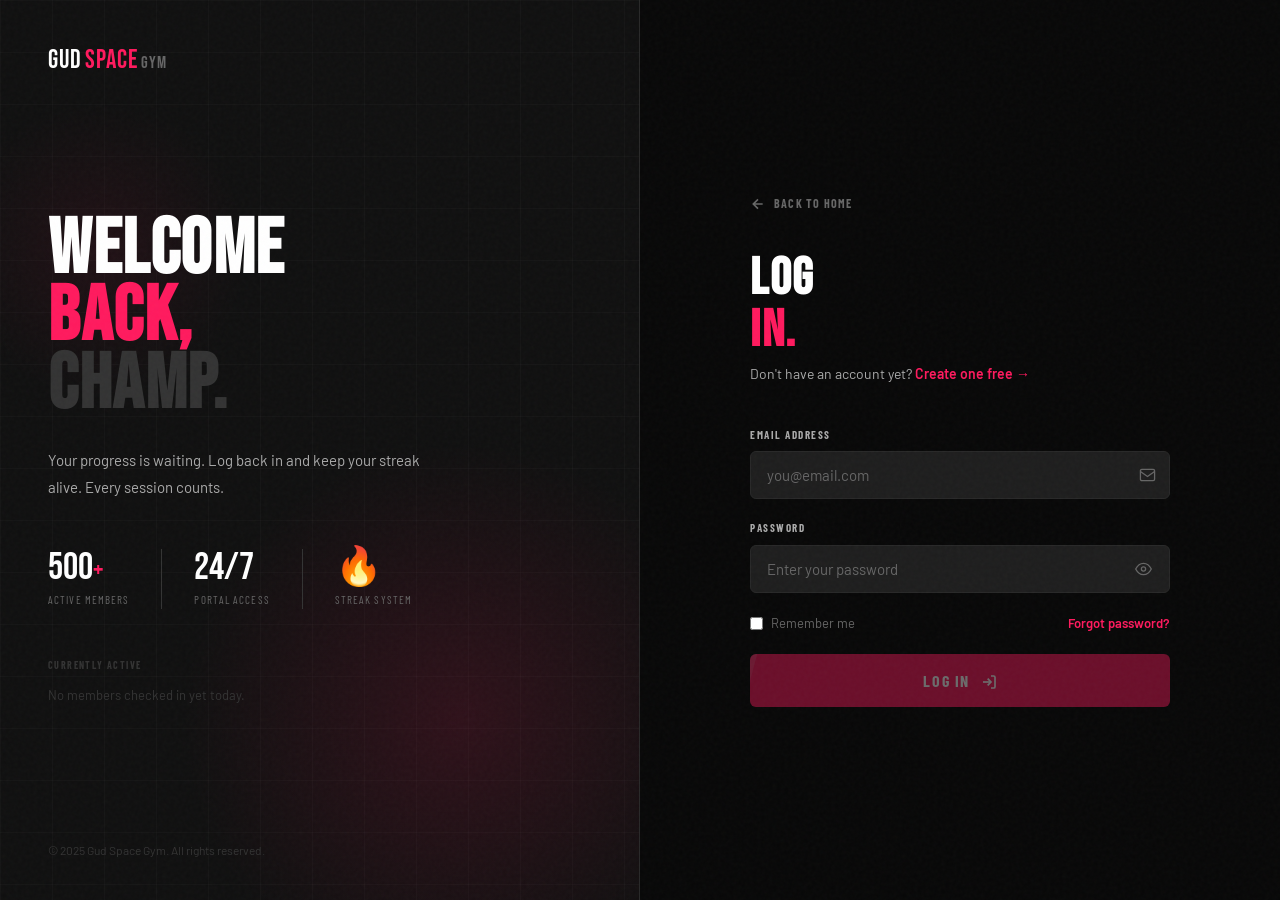
<file: nutrition.html>
<!DOCTYPE html>
<html lang="en">
<head>
  <meta charset="UTF-8" />
  <meta name="viewport" content="width=device-width, initial-scale=1.0" />
  <title>Nutrition — GUD SPACE GYM</title>
  <link rel="stylesheet" href="style.css" />
  <link rel="preconnect" href="https://fonts.googleapis.com" />
  <link rel="preconnect" href="https://fonts.gstatic.com" crossorigin />
  <link href="https://fonts.googleapis.com/css2?family=Bebas+Neue&family=Barlow+Condensed:wght@300;400;600;700;800&family=Barlow:wght@300;400;500;600&display=swap" rel="stylesheet" />
  <style>
    /* =====================================================
       LAYOUT
    ===================================================== */
    *, *::before, *::after { box-sizing: border-box; margin: 0; padding: 0; }

    body {
      background: var(--black);
      color: var(--white);
      font-family: var(--font-body);
      display: flex;
      min-height: 100vh;
      overflow-x: hidden;
      cursor: none;
    }

    /* =================== SIDEBAR =================== */
    .sidebar {
      width: 260px; min-height: 100vh;
      background: rgba(10,10,10,0.97);
      border-right: 1px solid rgba(255,255,255,0.05);
      display: flex; flex-direction: column;
      position: fixed; top: 0; left: 0; bottom: 0;
      z-index: 200;
      transition: transform 0.35s cubic-bezier(0.25, 0.8, 0.25, 1);
      overflow-y: auto;
      backdrop-filter: blur(20px);
    }
    .sidebar::before {
      content: '';
      position: absolute;
      top: 0; left: 0; right: 0;
      height: 300px;
      background: linear-gradient(180deg, rgba(255,26,94,0.06) 0%, transparent 100%);
      pointer-events: none;
    }
    .sidebar::-webkit-scrollbar { width: 0; }
    .sb-logo { padding: 28px 24px 20px; border-bottom: 1px solid rgba(255,255,255,0.05); flex-shrink: 0; position: relative; z-index: 1; }
    .sb-logo-text { font-family: var(--font-display); font-size: 22px; letter-spacing: 0.04em; display: flex; align-items: baseline; gap: 2px; }
    .sb-profile { padding: 24px; border-bottom: 1px solid rgba(255,255,255,0.05); flex-shrink: 0; position: relative; z-index: 1; }
    .sb-avatar-wrap { position: relative; width: 72px; height: 72px; margin-bottom: 14px; }
    .sb-avatar {
      width: 72px; height: 72px; border-radius: 50%;
      background: linear-gradient(135deg, var(--pink), #a0004a);
      display: flex; align-items: center; justify-content: center;
      font-family: var(--font-display); font-size: 30px; color: white;
      border: 2px solid rgba(255,26,94,0.4);
      position: relative; overflow: hidden; cursor: pointer;
      box-shadow: 0 0 30px rgba(255,26,94,0.25);
    }
    .sb-avatar img { width: 100%; height: 100%; object-fit: cover; position: absolute; inset: 0; }
    .sb-avatar-ring { position: absolute; inset: -5px; border-radius: 50%; border: 1.5px solid rgba(255,26,94,0.4); animation: ringPulse 3s ease-in-out infinite; }
    @keyframes ringPulse { 0%,100%{opacity:.3;transform:scale(1)} 50%{opacity:.8;transform:scale(1.05)} }
    .sb-cam-btn {
      position: absolute; bottom: 0; right: 0;
      width: 24px; height: 24px;
      background: var(--black-4); border: 2px solid var(--black-5);
      border-radius: 50%;
      display: flex; align-items: center; justify-content: center;
      font-size: 11px; cursor: pointer; transition: background 0.2s;
    }
    .sb-cam-btn:hover { background: var(--pink); }
    .sb-name { font-family: var(--font-cond); font-size: 18px; font-weight: 800; letter-spacing: 0.05em; text-transform: uppercase; color: var(--white); }
    .sb-meta { font-size: 12px; color: var(--gray-3); margin-top: 3px; letter-spacing: 0.02em; }
    .sb-goal-badge {
      display: inline-flex; align-items: center; gap: 6px;
      background: rgba(255,26,94,0.1); border: 1px solid rgba(255,26,94,0.2);
      border-radius: 4px; padding: 4px 10px;
      font-family: var(--font-cond); font-size: 11px; font-weight: 700;
      letter-spacing: 0.1em; text-transform: uppercase; color: var(--pink); margin-top: 10px;
    }
    .sb-nav { flex: 1; padding: 16px 12px; display: flex; flex-direction: column; gap: 2px; position: relative; z-index: 1; }
    .sb-nav-section { font-family: var(--font-cond); font-size: 10px; font-weight: 700; letter-spacing: 0.18em; text-transform: uppercase; color: var(--gray-4); padding: 12px 12px 6px; }
    .sb-nav-link {
      display: flex; align-items: center; gap: 12px; padding: 11px 14px;
      border-radius: var(--radius-sm); font-family: var(--font-cond); font-size: 14px;
      font-weight: 700; letter-spacing: 0.05em; text-transform: uppercase;
      color: var(--gray-3); cursor: pointer; transition: all 0.2s ease;
      text-decoration: none; position: relative; overflow: hidden;
    }
    .sb-nav-link::before {
      content: ''; position: absolute; inset: 0;
      background: var(--pink); opacity: 0;
      transition: opacity 0.2s; border-radius: var(--radius-sm);
    }
    .sb-nav-link:hover { color: var(--white); }
    .sb-nav-link:hover::before { opacity: 0.08; }
    .sb-nav-link.active { background: rgba(255,26,94,0.1); color: var(--pink); border-left: 3px solid var(--pink); }
    .sb-nav-icon { font-size: 18px; flex-shrink: 0; width: 22px; text-align: center; position: relative; z-index: 1; }
    .sb-nav-link span:last-child { position: relative; z-index: 1; }
    .sb-logout-wrap { padding: 16px 12px; border-top: 1px solid rgba(255,255,255,0.05); flex-shrink: 0; position: relative; z-index: 1; }
    .sb-logout-btn {
      display: flex; align-items: center; gap: 10px; width: 100%; padding: 12px 14px;
      border-radius: var(--radius-sm); background: rgba(255,59,48,0.08);
      border: 1px solid rgba(255,59,48,0.15); color: #ff6b6b;
      font-family: var(--font-cond); font-size: 13px; font-weight: 700;
      letter-spacing: 0.08em; text-transform: uppercase; cursor: pointer; transition: all 0.2s;
    }
    .sb-logout-btn:hover {
      background: rgba(255,59,48,0.2);
      border-color: rgba(255,59,48,0.4);
    }

    /* =================== MAIN CONTENT =================== */
    .page-main {
      margin-left: 260px;
      flex: 1;
      min-height: 100vh;
      display: flex;
      flex-direction: column;
    }

    /* =================== TOP BAR =================== */
    .db-topbar {
      position: sticky;
      top: 0;
      z-index: 100;
      background: rgba(8,8,8,0.88);
      backdrop-filter: blur(16px);
      -webkit-backdrop-filter: blur(16px);
      border-bottom: 1px solid var(--black-5);
      padding: 16px 32px;
      display: flex;
      align-items: center;
      justify-content: space-between;
      gap: 16px;
    }
    .db-date-line {
      font-family: var(--font-cond);
      font-size: 11px;
      font-weight: 700;
      letter-spacing: 0.14em;
      text-transform: uppercase;
      color: var(--gray-3);
    }
    .db-greeting {
      font-family: var(--font-display);
      font-size: 22px;
      letter-spacing: 0.03em;
      line-height: 1.1;
    }
    .db-greeting span { color: var(--pink); }
    .db-topbar-right {
      display: flex;
      align-items: center;
      gap: 16px;
    }
    .db-streak-pill {
      display: flex;
      align-items: center;
      gap: 7px;
      background: var(--black-3);
      border: 1px solid var(--black-5);
      border-radius: 100px;
      padding: 6px 14px;
    }
    .db-streak-num {
      font-family: var(--font-display);
      font-size: 22px;
      color: var(--pink);
      line-height: 1;
    }
    .db-streak-label {
      font-family: var(--font-cond);
      font-size: 11px;
      letter-spacing: 0.1em;
      text-transform: uppercase;
      color: var(--gray-3);
    }
    .db-menu-btn {
      display: none;
      background: none;
      border: none;
      color: var(--white);
      cursor: pointer;
      padding: 4px;
    }

    /* =================== PAGE CONTENT =================== */
    .page-content { padding: 28px 32px; }

    /* =================== INNER TAB BAR =================== */
    .inner-tabs {
      display: flex;
      gap: 4px;
      margin-bottom: 28px;
      background: var(--black-3);
      border: 1px solid var(--black-5);
      border-radius: var(--radius-md);
      padding: 6px;
      width: fit-content;
    }
    .inner-tab {
      font-family: var(--font-cond);
      font-size: 13px;
      font-weight: 700;
      letter-spacing: 0.08em;
      text-transform: uppercase;
      padding: 10px 22px;
      border-radius: 8px;
      border: none;
      background: transparent;
      color: var(--gray-3);
      cursor: pointer;
      transition: all 0.2s;
    }
    .inner-tab:hover { color: var(--white); }
    .inner-tab.active {
      background: var(--pink);
      color: white;
    }

    /* Section title */
    .view-section-title {
      font-family: var(--font-cond);
      font-size: 11px;
      font-weight: 700;
      letter-spacing: 0.2em;
      text-transform: uppercase;
      color: var(--gray-3);
      margin: 28px 0 14px;
      display: flex;
      align-items: center;
      gap: 10px;
    }
    .view-section-title:first-child { margin-top: 0; }
    .vst-dot {
      display: inline-block;
      width: 6px; height: 6px;
      border-radius: 50%;
      background: var(--pink);
      flex-shrink: 0;
    }

    /* =================== CARDS =================== */
    .db-card {
      background: var(--black-3);
      border: 1px solid var(--black-5);
      border-radius: var(--radius-lg);
      padding: 24px;
      transition: border-color 0.2s;
    }
    .db-card:hover { border-color: rgba(255,255,255,0.08); }
    .card-label {
      font-family: var(--font-cond);
      font-size: 10px;
      font-weight: 700;
      letter-spacing: 0.16em;
      text-transform: uppercase;
      color: var(--gray-3);
      margin-bottom: 14px;
      display: flex;
      align-items: center;
      gap: 8px;
    }
    .card-label-dot {
      width: 6px; height: 6px;
      border-radius: 50%;
      background: var(--pink);
    }

    /* =================== BMI + MACRO GRID =================== */
    .nut-grid {
      display: grid;
      grid-template-columns: 1fr 1fr;
      gap: 16px;
      margin-bottom: 16px;
    }

    /* BMI ring */
    .bmi-calc-display {
      display: flex;
      align-items: center;
      gap: 24px;
    }
    .bmi-ring-wrap {
      position: relative;
      width: 120px;
      height: 120px;
      flex-shrink: 0;
    }
    .bmi-ring-svg { width: 120px; height: 120px; }
    .bmi-ring-bg  { stroke: var(--black-5); }
    .bmi-ring-fg  { transition: stroke-dashoffset 1s ease, stroke 0.5s; }
    .bmi-ring-inner {
      position: absolute;
      inset: 0;
      display: flex;
      flex-direction: column;
      align-items: center;
      justify-content: center;
    }
    .bmi-ring-value {
      font-family: var(--font-display);
      font-size: 28px;
      line-height: 1;
      color: var(--white);
    }
    .bmi-ring-label {
      font-family: var(--font-cond);
      font-size: 10px;
      letter-spacing: 0.15em;
      text-transform: uppercase;
      color: var(--gray-3);
    }
    .bmi-calc-result { flex: 1; }
    .bmi-class-badge {
      font-family: var(--font-cond);
      font-size: 13px;
      font-weight: 700;
      letter-spacing: 0.1em;
      text-transform: uppercase;
      padding: 5px 14px;
      border-radius: 20px;
      display: inline-block;
      margin-bottom: 14px;
    }
    .bmi-class-badge.normal      { background: rgba(46,213,115,0.15); color: #2ed573; }
    .bmi-class-badge.underweight { background: rgba(116,185,255,0.15); color: #74b9ff; }
    .bmi-class-badge.overweight  { background: rgba(253,203,110,0.15); color: #fdcb6e; }
    .bmi-class-badge.obese       { background: rgba(255,107,107,0.15); color: #ff6b6b; }
    .bmi-scale-bar {
      height: 8px;
      background: var(--black-5);
      border-radius: 10px;
      position: relative;
      overflow: visible;
      margin-bottom: 6px;
    }
    .bsb-fill {
      height: 100%;
      border-radius: 10px;
      background: linear-gradient(90deg, #74b9ff, #2ed573, #fdcb6e, #ff6b6b);
    }
    .bsb-marker {
      position: absolute;
      top: 50%;
      width: 14px; height: 14px;
      background: white;
      border-radius: 50%;
      transform: translate(-50%, -50%);
      box-shadow: 0 0 0 3px var(--pink);
      transition: left 1s ease;
    }
    .bsb-labels {
      display: flex;
      justify-content: space-between;
      font-size: 9px;
      color: var(--gray-3);
      font-family: var(--font-cond);
      letter-spacing: 0.08em;
      text-transform: uppercase;
      margin-bottom: 12px;
    }
    .bmi-detail-row {
      display: flex;
      gap: 12px;
    }
    .bmi-detail-item {
      background: var(--black-4);
      border-radius: var(--radius-sm);
      padding: 8px 12px;
      flex: 1;
    }
    .bdi-label {
      font-family: var(--font-cond);
      font-size: 9px;
      letter-spacing: 0.14em;
      text-transform: uppercase;
      color: var(--gray-3);
      margin-bottom: 3px;
    }
    .bdi-val {
      font-family: var(--font-cond);
      font-size: 15px;
      font-weight: 800;
      color: var(--white);
    }

    /* Macro donuts */
    .macro-rings {
      display: grid;
      grid-template-columns: repeat(4, 1fr);
      gap: 12px;
      margin-bottom: 14px;
    }
    .macro-donut-wrap {
      display: flex;
      flex-direction: column;
      align-items: center;
      position: relative;
    }
    .macro-donut { width: 80px; height: 80px; }
    .macro-donut circle:last-child { transition: stroke-dashoffset 1.2s cubic-bezier(0.22, 1, 0.36, 1), stroke 0.4s; }
    .macro-donut-inner {
      position: absolute;
      top: 50%; left: 50%;
      transform: translate(-50%, -50%);
      display: flex;
      flex-direction: column;
      align-items: center;
      line-height: 1;
      margin-top: -10px;
    }
    .macro-donut-inner span {
      font-family: var(--font-display);
      font-size: 18px;
      color: var(--white);
    }
    .macro-donut-inner small {
      font-family: var(--font-cond);
      font-size: 9px;
      color: var(--gray-3);
      letter-spacing: 0.1em;
      text-transform: uppercase;
    }
    .macro-donut-label {
      font-family: var(--font-cond);
      font-size: 11px;
      font-weight: 700;
      letter-spacing: 0.06em;
      text-transform: uppercase;
      color: var(--gray-2);
      margin-top: 6px;
    }
    .macro-goal-note {
      font-size: 12px;
      color: var(--gray-3);
      text-align: center;
      font-style: italic;
    }

    /* =================== WATER TRACKER =================== */
    .water-full-layout {
      display: flex;
      gap: 32px;
      align-items: flex-start;
    }
    .water-bottle-wrap {
      display: flex;
      flex-direction: column;
      align-items: center;
      gap: 4px;
      flex-shrink: 0;
    }
    .water-bottle-cap {
      width: 24px; height: 10px;
      background: var(--black-5);
      border-radius: 4px 4px 0 0;
      order: -1;
    }
    .water-bottle {
      width: 56px; height: 160px;
      background: var(--black-5);
      border-radius: 6px 6px 16px 16px;
      position: relative;
      overflow: hidden;
      border: 2px solid var(--black-4);
    }
    .water-bottle-fill {
      position: absolute;
      bottom: 0; left: 0; right: 0;
      background: linear-gradient(to top, #0984e3, #74b9ff);
      transition: height 0.5s cubic-bezier(0.34, 1.56, 0.64, 1);
      height: 0%;
      border-radius: 0 0 12px 12px;
    }
    .water-bottle-label {
      position: absolute;
      inset: 0;
      display: flex;
      align-items: center;
      justify-content: center;
      font-family: var(--font-display);
      font-size: 18px;
      color: white;
      text-shadow: 0 1px 4px rgba(0,0,0,0.5);
    }
    .water-full-right { flex: 1; }
    .water-full-count {
      display: flex;
      align-items: center;
      gap: 20px;
      margin-bottom: 16px;
    }
    .water-btn {
      width: 40px; height: 40px;
      background: var(--black-4);
      border: 1.5px solid var(--black-5);
      border-radius: 50%;
      display: flex; align-items: center; justify-content: center;
      font-size: 20px;
      color: var(--gray-2);
      cursor: pointer;
      transition: all 0.2s;
      flex-shrink: 0;
    }
    .water-btn:hover:not(:disabled) {
      border-color: var(--pink);
      color: var(--pink);
    }
    .water-btn:disabled { opacity: 0.3; cursor: not-allowed; }
    .water-value-wrap { text-align: center; }
    .water-value {
      font-family: var(--font-display);
      font-size: 52px;
      color: var(--white);
      line-height: 1;
    }
    .water-unit {
      font-family: var(--font-cond);
      font-size: 12px;
      letter-spacing: 0.1em;
      text-transform: uppercase;
      color: var(--gray-3);
    }
    .water-drops {
      display: flex;
      flex-wrap: wrap;
      gap: 8px;
      margin-bottom: 16px;
    }
    .water-drop {
      font-size: 22px;
      opacity: 0.25;
      transition: all 0.2s ease;
      filter: grayscale(1);
    }
    .water-drop.filled {
      opacity: 1;
      filter: none;
      animation: dropFill 0.3s cubic-bezier(0.34, 1.56, 0.64, 1);
    }
    @keyframes dropFill {
      from { transform: scale(0.5); }
      to   { transform: scale(1); }
    }
    .water-tips {
      display: flex;
      flex-direction: column;
      gap: 8px;
      margin-top: 16px;
    }
    .water-tip {
      font-size: 13px;
      color: var(--gray-3);
      background: var(--black-4);
      border-radius: var(--radius-sm);
      padding: 10px 14px;
    }

    /* =================== MEAL SUGGESTIONS =================== */
    .meal-filter-row {
      display: flex;
      gap: 8px;
      margin-bottom: 16px;
      flex-wrap: wrap;
    }
    .meal-filter-btn {
      font-family: var(--font-cond);
      font-size: 12px;
      font-weight: 700;
      letter-spacing: 0.08em;
      text-transform: uppercase;
      padding: 8px 16px;
      border-radius: 20px;
      border: 1.5px solid var(--black-5);
      background: var(--black-3);
      color: var(--gray-3);
      cursor: pointer;
      transition: all 0.2s;
    }
    .meal-filter-btn:hover { border-color: var(--pink); color: var(--white); }
    .meal-filter-btn.active { background: var(--pink); border-color: var(--pink); color: white; }
    .meal-cards-grid {
      display: grid;
      grid-template-columns: repeat(auto-fill, minmax(280px, 1fr));
      gap: 14px;
    }
    .meal-card {
      background: var(--black-3);
      border: 1px solid var(--black-5);
      border-radius: var(--radius-lg);
      overflow: hidden;
      transition: transform 0.2s, border-color 0.2s;
    }
    .meal-card:hover { transform: translateY(-4px); border-color: rgba(255,26,94,0.3); }
    .meal-card-img {
      width: 100%; height: 160px;
      object-fit: cover;
      display: block;
      background: var(--black-4);
    }
    .meal-card-img-placeholder {
      width: 100%; height: 160px;
      background: linear-gradient(135deg, var(--black-4), var(--black-5));
      display: flex;
      align-items: center;
      justify-content: center;
      font-size: 48px;
    }
    .meal-card-body { padding: 16px; }
    .meal-card-tag {
      font-family: var(--font-cond);
      font-size: 9px;
      font-weight: 700;
      letter-spacing: 0.15em;
      text-transform: uppercase;
      color: var(--pink);
      margin-bottom: 6px;
    }
    .meal-card-name {
      font-family: var(--font-cond);
      font-size: 17px;
      font-weight: 800;
      letter-spacing: 0.04em;
      text-transform: uppercase;
      color: var(--white);
      margin-bottom: 6px;
    }
    .meal-card-desc {
      font-size: 12px;
      color: var(--gray-3);
      margin-bottom: 10px;
      line-height: 1.5;
    }
    .meal-card-macros { display: flex; gap: 8px; }
    .mcm-item {
      background: var(--black-5);
      border-radius: 6px;
      padding: 5px 8px;
      text-align: center;
      flex: 1;
    }
    .mcm-val {
      font-family: var(--font-display);
      font-size: 16px;
      color: var(--white);
      line-height: 1;
    }
    .mcm-label {
      font-family: var(--font-cond);
      font-size: 8px;
      letter-spacing: 0.1em;
      text-transform: uppercase;
      color: var(--gray-3);
    }

    /* =================== FOOD GUIDE =================== */
    .goal-tabs-row {
      display: flex;
      gap: 10px;
      margin-bottom: 20px;
      flex-wrap: wrap;
    }
    .goal-tab {
      font-family: var(--font-cond);
      font-size: 13px;
      font-weight: 700;
      letter-spacing: 0.08em;
      text-transform: uppercase;
      padding: 10px 24px;
      border-radius: var(--radius-sm);
      border: 1.5px solid var(--black-5);
      background: var(--black-3);
      color: var(--gray-3);
      cursor: pointer;
      transition: all 0.2s;
    }
    .goal-tab:hover { border-color: var(--pink); color: var(--white); }
    .goal-tab.active { background: var(--pink); border-color: var(--pink); color: white; }
    .goal-meal-grid {
      display: grid;
      grid-template-columns: repeat(3, 1fr);
      gap: 14px;
      margin-bottom: 32px;
    }
    .goal-meal-card {
      background: var(--black-3);
      border: 1px solid var(--black-5);
      border-radius: var(--radius-lg);
      overflow: hidden;
      transition: transform 0.2s, border-color 0.2s;
    }
    .goal-meal-card:hover { transform: translateY(-3px); border-color: rgba(255,26,94,0.3); }
    .gmc-header { padding: 16px 18px 0; }
    .gmc-meal-type {
      font-family: var(--font-cond);
      font-size: 9px;
      font-weight: 700;
      letter-spacing: 0.18em;
      text-transform: uppercase;
      color: var(--pink);
      margin-bottom: 4px;
    }
    .gmc-title {
      font-family: var(--font-cond);
      font-size: 17px;
      font-weight: 800;
      letter-spacing: 0.04em;
      text-transform: uppercase;
      color: var(--white);
    }
    .gmc-img {
      width: 100%;
      height: 140px;
      object-fit: cover;
      display: block;
      margin: 12px 0 0;
      background: var(--black-4);
    }
    .gmc-img-placeholder {
      width: 100%;
      height: 140px;
      background: linear-gradient(135deg, var(--black-4), var(--black-5));
      display: flex;
      align-items: center;
      justify-content: center;
      font-size: 40px;
      margin: 12px 0 0;
    }
    .gmc-body { padding: 14px 18px 18px; }
    .gmc-desc { font-size: 12px; color: var(--gray-3); margin-bottom: 10px; line-height: 1.5; }
    .gmc-macros { display: flex; gap: 6px; flex-wrap: wrap; }
    .gmc-macro-pill {
      background: var(--black-5);
      border-radius: 20px;
      padding: 4px 10px;
      font-family: var(--font-cond);
      font-size: 10px;
      font-weight: 700;
      letter-spacing: 0.06em;
      text-transform: uppercase;
      color: var(--gray-2);
    }

    /* Filipino Food Table */
    .fil-food-search-wrap { margin-bottom: 20px; }
    .fil-food-search {
      width: 100%;
      background: var(--black-3);
      border: 1.5px solid var(--black-5);
      border-radius: var(--radius-md);
      padding: 14px 20px;
      color: var(--white);
      font-family: var(--font-body);
      font-size: 14px;
      outline: none;
      transition: border-color 0.2s;
    }
    .fil-food-search:focus { border-color: var(--pink); }
    .fil-food-categories { display: flex; flex-direction: column; gap: 20px; }
    .fil-cat-title {
      font-family: var(--font-cond);
      font-size: 11px;
      font-weight: 700;
      letter-spacing: 0.2em;
      text-transform: uppercase;
      color: var(--pink);
      margin-bottom: 10px;
      padding-bottom: 8px;
      border-bottom: 1px solid var(--black-5);
    }
    .fil-food-table {
      width: 100%;
      border-collapse: collapse;
    }
    .fil-food-table th {
      font-family: var(--font-cond);
      font-size: 9px;
      font-weight: 700;
      letter-spacing: 0.15em;
      text-transform: uppercase;
      color: var(--gray-3);
      text-align: left;
      padding: 0 12px 10px;
    }
    .fil-food-table td {
      padding: 10px 12px;
      font-size: 13px;
      color: var(--gray-2);
      border-top: 1px solid var(--black-5);
    }
    .fil-food-table tr:hover td { background: var(--black-4); }
    .fil-food-name { color: var(--white); font-weight: 500; }
    .fil-food-cal { color: var(--pink); font-family: var(--font-cond); font-weight: 700; }
    .fil-no-results { text-align: center; color: var(--gray-3); padding: 32px; font-style: italic; }



    /* Sidebar overlay (mobile) */
    .sidebar-overlay {
      display: none;
      position: fixed; inset: 0;
      background: rgba(0,0,0,0.6);
      z-index: 199;
    }
    .sidebar-overlay.show { display: block; }

    /* =================== RESPONSIVE =================== */
    @media (max-width: 1100px) {
      .nut-grid        { grid-template-columns: 1fr; }
      .macro-rings     { grid-template-columns: repeat(2, 1fr); }
      .goal-meal-grid  { grid-template-columns: repeat(2, 1fr); }
    }
    @media (max-width: 768px) {
      .sidebar { transform: translateX(-100%); width: 75vw; max-width: 280px; }
      .sidebar.open {
        transform: translateX(0);
        box-shadow: 16px 0 60px rgba(0,0,0,0.6);
      }
      .page-main { margin-left: 0; overflow-x: hidden; }
      .db-menu-btn { display: flex; }
      .page-content { padding: 16px; }
      .bmi-calc-display { flex-direction: column; align-items: center; text-align: center; }
      .bmi-ring-wrap { width: 140px; height: 140px; margin: 0 auto 16px; }
      .bmi-ring-svg { width: 140px; height: 140px; }
      .bmi-ring-value { font-size: 32px; }
      .bmi-calc-result { width: 100%; }
      .bmi-class-badge { display: block; text-align: center; margin-bottom: 14px; }
      .bmi-scale-bar { width: 100%; }
      .bmi-stat-row { justify-content: center; gap: 10px; }
      .bmi-stat-item { flex: 1; text-align: center; }
      .macro-rings { grid-template-columns: repeat(4, 1fr); }
      .water-full-layout { flex-direction: column; }
      .goal-meal-grid { grid-template-columns: 1fr; }
      .inner-tabs { width: 100%; overflow-x: auto; -webkit-overflow-scrolling: touch; flex-wrap: nowrap; }
      .inner-tab { flex: 1; text-align: center; padding: 10px 12px; font-size: 11px; white-space: nowrap; }
      .ft-targets-row { grid-template-columns: 1fr 1fr; }
    }

    /* ─── FOOD LOG (moved from dashboard) ─── */
    .ft-targets-row {
      display: grid; grid-template-columns: repeat(4, 1fr);
      gap: 7px; margin-bottom: 14px; margin-top: 14px;
    }
    .ft-target-item {
      background: rgba(255,255,255,.03); border: 1px solid rgba(255,255,255,.05);
      border-radius: 10px; padding: 11px; text-align: center;
      transition: border-color .2s, background .2s; position: relative; overflow: hidden;
    }
    .ft-target-item::before {
      content: ''; position: absolute; top: 0; left: 0; right: 0; height: 2px; opacity: 0; transition: opacity .3s;
    }
    .ft-target-item:hover::before { opacity: 1; }
    .ft-target-item.kcal-item::before    { background: linear-gradient(90deg, var(--pink), #ff6b9d); }
    .ft-target-item.protein-item::before { background: linear-gradient(90deg, #a29bfe, #6c5ce7); }
    .ft-target-item.carbs-item::before   { background: linear-gradient(90deg, #fdcb6e, #e17055); }
    .ft-target-item.fat-item::before     { background: linear-gradient(90deg, #74b9ff, #0984e3); }
    .ft-target-item.over-limit { border-color: rgba(255,107,107,.35); background: rgba(255,107,107,.05); }
    .ft-target-icon { font-size: 13px; margin-bottom: 4px; }
    .ft-target-remaining { font-family: var(--font-display); font-size: 20px; color: #fff; line-height: 1; transition: color .3s; }
    .ft-target-remaining.over { color: #ff6b6b; }
    .ft-target-unit  { font-family: var(--font-cond); font-size: 8px; letter-spacing: .1em; text-transform: uppercase; color: var(--text-muted); }
    .ft-target-label { font-size: 9px; color: var(--text-dim); margin-top: 2px; font-family: var(--font-cond); font-weight: 600; letter-spacing: .06em; text-transform: uppercase; }
    .ft-target-sub   { font-size: 8px; color: var(--text-muted); margin-top: 1px; font-family: var(--font-cond); }
    .ft-progress-bar-wrap { margin-bottom: 14px; display: flex; flex-direction: column; gap: 5px; }
    .ft-bar-row { display: flex; align-items: center; gap: 7px; }
    .ft-bar-label { font-family: var(--font-cond); font-size: 9px; font-weight: 700; letter-spacing: .12em; text-transform: uppercase; color: var(--text-dim); width: 52px; flex-shrink: 0; }
    .ft-bar-track { flex: 1; height: 4px; background: rgba(255,255,255,.05); border-radius: 2px; overflow: hidden; }
    .ft-bar-fill { height: 100%; border-radius: 2px; transition: width .5s ease; }
    .ft-bar-fill.kcal    { background: linear-gradient(90deg, var(--pink), #ff6b9d); }
    .ft-bar-fill.protein { background: linear-gradient(90deg, #a29bfe, #6c5ce7); }
    .ft-bar-fill.carbs   { background: linear-gradient(90deg, #fdcb6e, #e17055); }
    .ft-bar-fill.fat     { background: linear-gradient(90deg, #74b9ff, #0984e3); }
    .ft-bar-fill.over    { background: #ff6b6b !important; }
    .ft-bar-pct { font-family: var(--font-cond); font-size: 9px; color: var(--text-dim); width: 30px; text-align: right; flex-shrink: 0; }
    .ft-entry-section { margin-bottom: 14px; position: relative; }
    .ft-food-name-wrap { position: relative; margin-bottom: 7px; }
    .ft-food-name-input {
      width: 100%; background: rgba(255,255,255,.04); border: 1.5px solid rgba(255,255,255,.07);
      border-radius: var(--radius-sm); padding: 9px 13px;
      color: #fff; font-family: var(--font-body); font-size: 13px; outline: none; transition: border-color .2s;
    }
    .ft-food-name-input:focus { border-color: var(--pink); }
    .ft-food-name-input::placeholder { color: rgba(255,255,255,.2); }
    .ft-suggestions {
      position: absolute; top: 100%; left: 0; right: 0;
      background: #161616; border: 1px solid rgba(255,255,255,.1);
      border-radius: var(--radius-sm); z-index: 50;
      max-height: 180px; overflow-y: auto; display: none; margin-top: 3px;
      box-shadow: 0 8px 32px rgba(0,0,0,.6);
    }
    .ft-suggestions.show { display: block; }
    .ft-suggestion-item {
      padding: 9px 13px; cursor: pointer;
      display: flex; justify-content: space-between; align-items: center;
      transition: background .15s; font-size: 12px;
      border-bottom: 1px solid rgba(255,255,255,.04);
    }
    .ft-suggestion-item:last-child { border-bottom: none; }
    .ft-suggestion-item:hover { background: rgba(255,26,94,.1); }
    .ft-suggestion-name { color: #fff; font-weight: 500; }
    .ft-suggestion-macros { font-family: var(--font-cond); font-size: 10px; letter-spacing: .04em; color: var(--text-dim); }
    .ft-macros-row { display: grid; grid-template-columns: 1fr 1fr 1fr 1fr .7fr auto; gap: 6px; align-items: end; }
    .ft-field { display: flex; flex-direction: column; gap: 3px; }
    .ft-field-label { font-family: var(--font-cond); font-size: 8px; font-weight: 700; letter-spacing: .16em; text-transform: uppercase; color: var(--text-muted); }
    .ft-mini-input {
      background: rgba(255,255,255,.04); border: 1px solid rgba(255,255,255,.07);
      border-radius: 6px; padding: 7px 9px; color: #fff; font-family: var(--font-body);
      font-size: 12px; outline: none; transition: border-color .2s; width: 100%;
    }
    .ft-mini-input:focus { border-color: var(--pink); }
    .ft-mini-input::placeholder { color: rgba(255,255,255,.18); font-size: 11px; }
    .ft-log-btn {
      background: linear-gradient(135deg, var(--pink), #ff4d82); color: white;
      border: none; border-radius: 6px; padding: 8px 14px; cursor: pointer;
      font-family: var(--font-cond); font-size: 11px; font-weight: 700;
      letter-spacing: .1em; text-transform: uppercase;
      transition: opacity .2s, transform .15s; white-space: nowrap;
      box-shadow: 0 2px 12px rgba(255,26,94,.25);
    }
    .ft-log-btn:hover { opacity: .9; transform: translateY(-1px); }
    .ft-log-header { display: flex; align-items: center; justify-content: space-between; margin-bottom: 8px; }
    .ft-log-title { font-family: var(--font-cond); font-size: 9px; font-weight: 700; letter-spacing: .2em; text-transform: uppercase; color: var(--text-dim); display: flex; align-items: center; gap: 6px; }
    .ft-reset-btn {
      background: none; border: 1px solid rgba(255,255,255,.07); border-radius: 5px; padding: 4px 10px;
      color: var(--text-muted); font-family: var(--font-cond); font-size: 9px; font-weight: 700;
      letter-spacing: .12em; text-transform: uppercase; cursor: pointer; transition: all .2s;
    }
    .ft-reset-btn:hover { border-color: rgba(255,107,107,.4); color: #ff6b6b; }
    .ft-log-list { display: flex; flex-direction: column; gap: 5px; max-height: 300px; overflow-y: auto; }
    .ft-log-list::-webkit-scrollbar { width: 2px; }
    .ft-log-list::-webkit-scrollbar-thumb { background: rgba(255,26,94,.3); border-radius: 1px; }
    .ft-log-item {
      display: flex; align-items: center; justify-content: space-between;
      background: rgba(255,255,255,.03); border: 1px solid rgba(255,255,255,.05);
      border-radius: 7px; padding: 8px 11px; transition: border-color .2s;
    }
    .ft-log-item:hover { border-color: rgba(255,26,94,.2); }
    .ft-log-name   { color: #fff; font-weight: 500; font-size: 12px; }
    .ft-log-macros { font-family: var(--font-cond); font-size: 10px; letter-spacing: .03em; color: var(--text-dim); }
    .ft-log-del {
      background: none; border: none; color: rgba(255,107,107,.4);
      cursor: pointer; font-size: 13px; padding: 2px 5px;
      border-radius: 4px; transition: color .2s, background .2s;
    }
    .ft-log-del:hover { color: #ff6b6b; background: rgba(255,107,107,.1); }
    .ft-empty-log { font-size: 12px; color: var(--text-muted); text-align: center; padding: 14px; font-style: italic; }

    /* =================== ENHANCED FOOD LOG STYLES =================== */

    /* --- Animated Macro Rings Row --- */
    .ft-macro-rings-row {
      display: grid; grid-template-columns: repeat(4, 1fr);
      gap: 12px; margin-bottom: 16px;
    }
    .ft-ring-card {
      background: rgba(255,255,255,.03);
      border: 1px solid rgba(255,255,255,.06);
      border-radius: 14px; padding: 16px 10px 12px;
      display: flex; flex-direction: column; align-items: center;
      gap: 8px; position: relative; overflow: hidden;
      transition: border-color .3s, transform .2s;
    }
    .ft-ring-card:hover { border-color: rgba(255,26,94,.3); transform: translateY(-3px); }
    .ft-ring-card::before {
      content: ''; position: absolute; top: 0; left: 0; right: 0; height: 2px;
      opacity: 0; transition: opacity .3s;
    }
    .ft-ring-card:hover::before { opacity: 1; }
    .ft-ring-card.rc-kcal::before    { background: linear-gradient(90deg,#FF1A5E,#ff6b9d); }
    .ft-ring-card.rc-protein::before { background: linear-gradient(90deg,#a29bfe,#6c5ce7); }
    .ft-ring-card.rc-carbs::before   { background: linear-gradient(90deg,#fdcb6e,#e17055); }
    .ft-ring-card.rc-fat::before     { background: linear-gradient(90deg,#74b9ff,#0984e3); }
    .ft-ring-svg-wrap { position: relative; width: 88px; height: 88px; }
    .ft-ring-svg { width: 88px; height: 88px; transform: rotate(-90deg); }
    .ft-ring-bg  { fill: none; stroke: rgba(255,255,255,.06); stroke-width: 7; }
    .ft-ring-fg  {
      fill: none; stroke-width: 7; stroke-linecap: round;
      stroke-dasharray: 226; stroke-dashoffset: 226;
      transition: stroke-dashoffset 1.2s cubic-bezier(.22,1,.36,1), stroke .4s;
    }
    .ft-ring-fg.rc-kcal    { stroke: #FF1A5E; }
    .ft-ring-fg.rc-protein { stroke: #a29bfe; }
    .ft-ring-fg.rc-carbs   { stroke: #fdcb6e; }
    .ft-ring-fg.rc-fat     { stroke: #74b9ff; }
    .ft-ring-fg.over       { stroke: #ff6b6b !important; }
    .ft-ring-center {
      position: absolute; inset: 0;
      display: flex; flex-direction: column; align-items: center; justify-content: center;
    }
    .ft-ring-pct {
      font-family: var(--font-display); font-size: 20px;
      color: var(--white); line-height: 1;
    }
    .ft-ring-pct-label {
      font-family: var(--font-cond); font-size: 8px;
      letter-spacing: .1em; text-transform: uppercase; color: var(--gray-3);
    }
    .ft-ring-info { text-align: center; }
    .ft-ring-consumed {
      font-family: var(--font-display); font-size: 15px; color: var(--white); line-height: 1;
    }
    .ft-ring-target {
      font-family: var(--font-cond); font-size: 9px; letter-spacing: .08em;
      text-transform: uppercase; color: var(--gray-3);
    }
    .ft-ring-name {
      font-family: var(--font-cond); font-size: 11px; font-weight: 700;
      letter-spacing: .1em; text-transform: uppercase; color: var(--gray-2);
    }
    .ft-ring-card.over-limit { border-color: rgba(255,107,107,.3); background: rgba(255,107,107,.04); }

    /* --- Meal Type Tabs --- */
    .ft-meal-tabs {
      display: flex; gap: 6px; margin-bottom: 12px; flex-wrap: wrap;
    }
    .ft-meal-tab {
      font-family: var(--font-cond); font-size: 11px; font-weight: 700;
      letter-spacing: .08em; text-transform: uppercase;
      padding: 7px 14px; border-radius: 20px;
      border: 1.5px solid rgba(255,255,255,.08);
      background: rgba(255,255,255,.03);
      color: rgba(255,255,255,.4); cursor: pointer; transition: all .2s;
    }
    .ft-meal-tab:hover { border-color: var(--pink); color: var(--white); }
    .ft-meal-tab.active { background: var(--pink); border-color: var(--pink); color: white; }
    .ft-meal-tab-count {
      display: inline-flex; align-items: center; justify-content: center;
      width: 16px; height: 16px; border-radius: 50%;
      background: rgba(255,255,255,.2); font-size: 9px;
      margin-left: 4px; line-height: 1;
    }

    /* Meal group header */
    .ft-meal-group { margin-bottom: 10px; }
    .ft-meal-group-header {
      display: flex; align-items: center; gap: 8px;
      font-family: var(--font-cond); font-size: 10px; font-weight: 700;
      letter-spacing: .16em; text-transform: uppercase;
      color: var(--gray-3); padding: 6px 0 6px;
      border-bottom: 1px solid rgba(255,255,255,.04);
      margin-bottom: 6px;
    }
    .ft-meal-group-kcal {
      margin-left: auto; font-family: var(--font-display); font-size: 13px;
      color: var(--pink);
    }

    /* --- Achievement Badges --- */
    .ft-achievements-row {
      display: flex; gap: 8px; flex-wrap: wrap; margin-bottom: 14px;
    }
    .ft-badge {
      display: inline-flex; align-items: center; gap: 6px;
      padding: 6px 12px; border-radius: 20px;
      font-family: var(--font-cond); font-size: 10px; font-weight: 700;
      letter-spacing: .1em; text-transform: uppercase;
      border: 1.5px solid; transition: transform .2s;
      animation: badgePop .4s cubic-bezier(.34,1.56,.64,1);
    }
    .ft-badge:hover { transform: scale(1.06); }
    @keyframes badgePop {
      from { transform: scale(0); opacity: 0; }
      to   { transform: scale(1); opacity: 1; }
    }
    .ft-badge.locked {
      background: rgba(255,255,255,.03); border-color: rgba(255,255,255,.08);
      color: rgba(255,255,255,.2); filter: grayscale(1);
    }
    .ft-badge.unlocked-kcal    { background: rgba(255,26,94,.12);  border-color: rgba(255,26,94,.4);  color: #FF1A5E; }
    .ft-badge.unlocked-protein { background: rgba(162,155,254,.12);border-color: rgba(162,155,254,.4);color: #a29bfe; }
    .ft-badge.unlocked-carbs   { background: rgba(253,203,110,.12);border-color: rgba(253,203,110,.4);color: #fdcb6e; }
    .ft-badge.unlocked-fat     { background: rgba(116,185,255,.12);border-color: rgba(116,185,255,.4);color: #74b9ff; }
    .ft-badge.unlocked-allgoal { background: rgba(46,213,115,.12); border-color: rgba(46,213,115,.4); color: #2ed573; }
    .ft-badge.unlocked-streak  { background: rgba(255,177,66,.12); border-color: rgba(255,177,66,.4); color: #ffb142; }
    .ft-badge.unlocked-logged  { background: rgba(255,107,107,.12);border-color: rgba(255,107,107,.4);color: #ff7675; }

    /* --- AI Suggestions Panel --- */
    .ft-ai-panel {
      background: rgba(255,26,94,.04);
      border: 1px solid rgba(255,26,94,.2);
      border-radius: 14px; padding: 16px 18px;
      margin-top: 14px; position: relative; overflow: hidden;
    }
    .ft-ai-panel::before {
      content: ''; position: absolute; top: -40px; right: -40px;
      width: 120px; height: 120px;
      background: radial-gradient(circle, rgba(255,26,94,.1) 0%, transparent 70%);
      pointer-events: none;
    }
    .ft-ai-header {
      display: flex; align-items: center; gap: 8px; margin-bottom: 12px;
    }
    .ft-ai-icon {
      width: 28px; height: 28px; background: var(--pink); border-radius: 8px;
      display: flex; align-items: center; justify-content: center; font-size: 14px;
      flex-shrink: 0;
    }
    .ft-ai-title {
      font-family: var(--font-cond); font-size: 12px; font-weight: 700;
      letter-spacing: .12em; text-transform: uppercase; color: var(--white);
    }
    .ft-ai-subtitle {
      font-size: 11px; color: var(--gray-3); margin-top: 1px;
    }
    .ft-ai-ask-btn {
      margin-left: auto; background: var(--pink); border: none; border-radius: 8px;
      padding: 7px 14px; color: white; font-family: var(--font-cond);
      font-size: 11px; font-weight: 700; letter-spacing: .1em; text-transform: uppercase;
      cursor: pointer; transition: opacity .2s, transform .15s;
      display: flex; align-items: center; gap: 5px;
    }
    .ft-ai-ask-btn:hover { opacity: .85; transform: translateY(-1px); }
    .ft-ai-ask-btn:disabled { opacity: .5; cursor: not-allowed; transform: none; }
    .ft-ai-response {
      font-size: 13px; color: rgba(255,255,255,.7); line-height: 1.7;
      background: rgba(255,255,255,.03); border-radius: 8px; padding: 12px 14px;
      border: 1px solid rgba(255,255,255,.06); min-height: 48px;
      font-family: var(--font-body);
    }
    .ft-ai-response.loading {
      display: flex; align-items: center; gap: 8px; color: var(--gray-3);
      font-style: italic;
    }
    .ft-ai-chips {
      display: flex; gap: 6px; flex-wrap: wrap; margin-top: 10px;
    }
    .ft-ai-chip {
      font-family: var(--font-cond); font-size: 10px; font-weight: 700;
      letter-spacing: .06em; text-transform: uppercase;
      padding: 5px 11px; border-radius: 12px;
      background: rgba(255,255,255,.05); border: 1px solid rgba(255,255,255,.1);
      color: rgba(255,255,255,.5); cursor: pointer; transition: all .2s;
    }
    .ft-ai-chip:hover { border-color: var(--pink); color: var(--white); background: rgba(255,26,94,.08); }

    /* AI typing dots */
    .ai-dots { display: inline-flex; gap: 3px; align-items: center; }
    .ai-dots span {
      width: 5px; height: 5px; background: var(--pink); border-radius: 50%;
      animation: aiDot .8s ease-in-out infinite;
    }
    .ai-dots span:nth-child(2) { animation-delay: .15s; }
    .ai-dots span:nth-child(3) { animation-delay: .3s; }
    @keyframes aiDot { 0%,80%,100%{transform:scale(.6);opacity:.4} 40%{transform:scale(1);opacity:1} }

    /* Goal achieved glow animation on ring cards */
    @keyframes goalGlow {
      0%,100% { box-shadow: 0 0 0 0 rgba(46,213,115,0); }
      50%      { box-shadow: 0 0 18px 4px rgba(46,213,115,.25); }
    }
    .ft-ring-card.goal-hit { animation: goalGlow 1.5s ease-in-out 2; }

  </style>
  <!-- PWA -->
  <link rel="manifest" href="manifest.json">
  <meta name="theme-color" content="#FF1A5E">
  <meta name="mobile-web-app-capable" content="yes">
  <meta name="apple-mobile-web-app-capable" content="yes">
  <meta name="apple-mobile-web-app-status-bar-style" content="black-translucent">
  <meta name="apple-mobile-web-app-title" content="GUD SPACE">
  <link rel="apple-touch-icon" href="icons/icon-192x192.png">
  <link rel="icon" type="image/png" href="icons/icon-192x192.png">
</head>
<body>

  <!-- CUSTOM CURSOR -->
  <div class="cursor" id="cursor"></div>
  <div class="cursor-follower" id="cursorFollower"></div>
  <div class="noise-overlay"></div>

  <!-- AI SUGGEST SOUND EFFECT -->
  <audio id="ftAiSound" src="YEAH_BABY.mp3" preload="auto" style="display:none;"></audio>



  <!-- SIDEBAR OVERLAY -->
  <div class="sidebar-overlay" id="sidebarOverlay" onclick="closeSidebar()"></div>

  <!-- ===================== SIDEBAR ===================== -->
  <aside class="sidebar" id="sidebar">

    <div class="sb-logo">
      <div class="sb-logo-text">
        <span class="logo-gud">GUD</span><span class="logo-space">SPACE</span>
        <span class="logo-gym" style="font-size:15px;color:var(--gray-3)">GYM</span>
      </div>
    </div>

    <div class="sb-profile">
      <div class="sb-avatar-wrap">
        <div class="sb-avatar" id="sbAvatar"><span id="sbAvatarLetter">?</span>
          <img id="sbAvatarImg" src="" alt="" style="display:none;" />
        </div>
        <div class="sb-avatar-ring"></div>
        <div class="sb-cam-btn" onclick="triggerPhotoUpload()" title="Change photo">📷</div>
        <input type="file" id="photoInput" accept="image/*" style="display:none;" onchange="handlePhotoUpload(event)" />
      </div>
      <div class="sb-name" id="sbName">Loading...</div>
      <div class="sb-meta" id="sbMeta">— · — kg · — cm</div>
      <div class="sb-goal-badge" id="sbGoalBadge">🎯 —</div>
    </div>

    <nav class="sb-nav">
      <div class="sb-nav-section">Main</div>
      <a class="sb-nav-link" href="dashboard.html">
        <span class="sb-nav-icon">🏠</span> Home
      </a>
      <a class="sb-nav-link" href="workout.html">
        <span class="sb-nav-icon">🏋️</span> Workout
      </a>
      <a class="sb-nav-link active" href="nutrition.html">
        <span class="sb-nav-icon">🍎</span> Nutrition
      </a>

      <div class="sb-nav-section" style="margin-top:8px;">Fitness</div>
      <a class="sb-nav-link" href="progress.html">
        <span class="sb-nav-icon">📈</span> My Progress
      </a>
      <a class="sb-nav-link" href="attendance.html">
        <span class="sb-nav-icon">📅</span> Attendance
      </a>
      <a class="sb-nav-link" href="musclemap.html"><span class="sb-nav-icon">💪</span> Muscle Map</a>

      <div class="sb-nav-section" style="margin-top:8px;">Settings</div>
      <a class="sb-nav-link" href="profile.html">
        <span class="sb-nav-icon">👤</span> Edit Profile
      </a>
    </nav>

    <div class="sb-logout-wrap">
      <button class="sb-logout-btn" onclick="confirmLogout()">
        <svg width="16" height="16" viewBox="0 0 24 24" fill="none" stroke="currentColor" stroke-width="2.5">
          <path d="M9 21H5a2 2 0 0 1-2-2V5a2 2 0 0 1 2-2h4"/>
          <polyline points="16 17 21 12 16 7"/>
          <line x1="21" y1="12" x2="9" y2="12"/>
        </svg>
        Log Out
      </button>
    </div>

  </aside>

  <!-- ===================== MAIN ===================== -->
  <div class="page-main">

    <!-- TOP BAR -->
    <div class="db-topbar">
      <div>
        <div class="db-date-line" id="topDate">—</div>
        <div class="db-greeting">🍎 <span>Nutrition</span></div>
      </div>
      <div class="db-topbar-right">
        <div class="db-streak-pill">
          <span>🔥</span>
          <span class="db-streak-num" id="topStreakNum">0</span>
          <span class="db-streak-label">Day Streak</span>
        </div>
        <button class="db-menu-btn" onclick="openSidebar()">
          <svg width="22" height="22" viewBox="0 0 24 24" fill="none" stroke="currentColor" stroke-width="2">
            <line x1="3" y1="6" x2="21" y2="6"/>
            <line x1="3" y1="12" x2="21" y2="12"/>
            <line x1="3" y1="18" x2="21" y2="18"/>
          </svg>
        </button>
      </div>
    </div>

    <!-- PAGE CONTENT -->
    <div class="page-content">

      <!-- INNER TABS -->
      <div class="inner-tabs">
        <button class="inner-tab active" onclick="switchTab('overview', this)">📊 Overview</button>
        <button class="inner-tab" onclick="switchTab('foodguide', this)">🥗 Food Guide</button>
        <button class="inner-tab" onclick="switchTab('foodlog', this)">🍽️ Food Log</button>
      </div>

      <!-- =========== TAB: OVERVIEW =========== -->
      <div id="tab-overview">

        <!-- BMI + MACRO -->
        <div class="view-section-title"><span class="vst-dot"></span>BMI CALCULATOR</div>
        <div class="nut-grid">

          <!-- BMI Card -->
          <div class="db-card">
            <div class="card-label"><div class="card-label-dot"></div> YOUR BMI</div>
            <div class="bmi-calc-display">
              <div class="bmi-ring-wrap">
                <svg class="bmi-ring-svg" viewBox="0 0 120 120">
                  <circle class="bmi-ring-bg" cx="60" cy="60" r="50" fill="none" stroke-width="8"/>
                  <circle class="bmi-ring-fg" id="bmiRingFg" cx="60" cy="60" r="50" fill="none"
                    stroke-width="8" stroke-dasharray="314" stroke-dashoffset="314"
                    stroke-linecap="round" transform="rotate(-90 60 60)"/>
                </svg>
                <div class="bmi-ring-inner">
                  <div class="bmi-ring-value" id="bmiRingValue">--</div>
                  <div class="bmi-ring-label">BMI</div>
                </div>
              </div>
              <div class="bmi-calc-result">
                <div class="bmi-class-badge" id="bmiClassBadge">—</div>
                <div class="bmi-scale-bar">
                  <div class="bsb-fill"></div>
                  <div class="bsb-marker" id="bsb-marker" style="left:0%"></div>
                </div>
                <div class="bsb-labels">
                  <span>Under</span><span>Normal</span><span>Over</span><span>Obese</span>
                </div>
                <div class="bmi-detail-row">
                  <div class="bmi-detail-item">
                    <div class="bdi-label">Weight</div>
                    <div class="bdi-val" id="bmiWt">--</div>
                  </div>
                  <div class="bmi-detail-item">
                    <div class="bdi-label">Height</div>
                    <div class="bdi-val" id="bmiHt">--</div>
                  </div>
                  <div class="bmi-detail-item">
                    <div class="bdi-label">Age</div>
                    <div class="bdi-val" id="bmiAge">--</div>
                  </div>
                </div>
              </div>
            </div>
          </div>

          <!-- Macro Card -->
          <div class="db-card">
            <div class="card-label"><div class="card-label-dot"></div> DAILY MACROS & CALORIES</div>
            <div class="macro-rings">
              <div class="macro-donut-wrap">
                <svg viewBox="0 0 80 80" class="macro-donut">
                  <circle cx="40" cy="40" r="30" fill="none" stroke="var(--black-5)" stroke-width="10"/>
                  <circle cx="40" cy="40" r="30" fill="none" stroke="#FF1A5E" stroke-width="10"
                    stroke-dasharray="188" id="macroCalRing" stroke-dashoffset="188"
                    stroke-linecap="round" transform="rotate(-90 40 40)"/>
                </svg>
                <div class="macro-donut-inner"><span id="macroCal">--</span><small>kcal</small></div>
                <div class="macro-donut-label">Calories</div>
              </div>
              <div class="macro-donut-wrap">
                <svg viewBox="0 0 80 80" class="macro-donut">
                  <circle cx="40" cy="40" r="30" fill="none" stroke="var(--black-5)" stroke-width="10"/>
                  <circle cx="40" cy="40" r="30" fill="none" stroke="#a29bfe" stroke-width="10"
                    stroke-dasharray="188" id="macroProtRing" stroke-dashoffset="188"
                    stroke-linecap="round" transform="rotate(-90 40 40)"/>
                </svg>
                <div class="macro-donut-inner"><span id="macroProt">--</span><small>g</small></div>
                <div class="macro-donut-label">Protein</div>
              </div>
              <div class="macro-donut-wrap">
                <svg viewBox="0 0 80 80" class="macro-donut">
                  <circle cx="40" cy="40" r="30" fill="none" stroke="var(--black-5)" stroke-width="10"/>
                  <circle cx="40" cy="40" r="30" fill="none" stroke="#74b9ff" stroke-width="10"
                    stroke-dasharray="188" id="macroCarbRing" stroke-dashoffset="188"
                    stroke-linecap="round" transform="rotate(-90 40 40)"/>
                </svg>
                <div class="macro-donut-inner"><span id="macroCarb">--</span><small>g</small></div>
                <div class="macro-donut-label">Carbs</div>
              </div>
              <div class="macro-donut-wrap">
                <svg viewBox="0 0 80 80" class="macro-donut">
                  <circle cx="40" cy="40" r="30" fill="none" stroke="var(--black-5)" stroke-width="10"/>
                  <circle cx="40" cy="40" r="30" fill="none" stroke="#fdcb6e" stroke-width="10"
                    stroke-dasharray="188" id="macroFatRing" stroke-dashoffset="188"
                    stroke-linecap="round" transform="rotate(-90 40 40)"/>
                </svg>
                <div class="macro-donut-inner"><span id="macroFat">--</span><small>g</small></div>
                <div class="macro-donut-label">Fat</div>
              </div>
            </div>
            <div class="macro-goal-note" id="macroGoalNote">Calculated for your goal</div>
          </div>
        </div>

        <!-- MEAL SUGGESTIONS -->
        <div class="view-section-title"><span class="vst-dot"></span>MEAL SUGGESTIONS</div>
        <div class="meal-filter-row">
          <button class="meal-filter-btn active" data-meal="all"       onclick="filterMeals(this)">All</button>
          <button class="meal-filter-btn"         data-meal="breakfast" onclick="filterMeals(this)">🌅 Breakfast</button>
          <button class="meal-filter-btn"         data-meal="lunch"     onclick="filterMeals(this)">☀️ Lunch</button>
          <button class="meal-filter-btn"         data-meal="dinner"    onclick="filterMeals(this)">🌙 Dinner</button>
          <button class="meal-filter-btn"         data-meal="snack"     onclick="filterMeals(this)">⚡ Snack</button>
        </div>
        <div class="meal-cards-grid" id="mealCardsGrid"></div>

      </div><!-- end tab-overview -->

      <!-- =========== TAB: FOOD GUIDE =========== -->
      <div id="tab-foodguide" style="display:none;">

        <!-- MEAL PLANS BY GOAL -->
        <div class="view-section-title"><span class="vst-dot"></span>MEAL PLANS BY GOAL</div>
        <div class="goal-tabs-row">
          <button class="goal-tab active" data-goal="bulk"     onclick="switchGoalTab(this)">💪 Bulk</button>
          <button class="goal-tab"        data-goal="cut"      onclick="switchGoalTab(this)">✂️ Cut</button>
          <button class="goal-tab"        data-goal="maintain" onclick="switchGoalTab(this)">⚖️ Maintain</button>
        </div>
        <div class="goal-meal-grid" id="goalMealGrid"></div>

        <!-- FILIPINO FOOD CALORIE LIST -->
        <div class="view-section-title"><span class="vst-dot"></span>FILIPINO FOOD CALORIE LIST</div>
        <div class="fil-food-search-wrap">
          <input type="text" class="fil-food-search" id="filFoodSearch"
            placeholder="🔍  Search food (e.g. adobo, sinigang, rice...)"
            oninput="renderFilipinoFoods(this.value.toLowerCase())" />
        </div>
        <div class="fil-food-categories" id="filFoodCategories"></div>

      </div><!-- end tab-foodguide -->

      <!-- =========== TAB: FOOD LOG =========== -->
      <div id="tab-foodlog" style="display:none;">

        <!-- ANIMATED MACRO RINGS -->
        <div class="ft-macro-rings-row" id="ftMacroRings">
          <div class="ft-ring-card rc-kcal" id="ftRingKcal">
            <div class="ft-ring-svg-wrap">
              <svg class="ft-ring-svg" viewBox="0 0 88 88">
                <circle class="ft-ring-bg" cx="44" cy="44" r="36"/>
                <circle class="ft-ring-fg rc-kcal" id="ftRingFgKcal" cx="44" cy="44" r="36"/>
              </svg>
              <div class="ft-ring-center">
                <div class="ft-ring-pct" id="ftRingPctKcal">0%</div>
                <div class="ft-ring-pct-label">done</div>
              </div>
            </div>
            <div class="ft-ring-info">
              <div class="ft-ring-consumed"><span id="ftRingConKcal">0</span> <small style="font-size:10px;color:var(--gray-3)">kcal</small></div>
              <div class="ft-ring-target">of <span id="ftRingTgtKcal">--</span> kcal</div>
            </div>
            <div class="ft-ring-name">🔥 Calories</div>
          </div>
          <div class="ft-ring-card rc-protein" id="ftRingProtein">
            <div class="ft-ring-svg-wrap">
              <svg class="ft-ring-svg" viewBox="0 0 88 88">
                <circle class="ft-ring-bg" cx="44" cy="44" r="36"/>
                <circle class="ft-ring-fg rc-protein" id="ftRingFgProtein" cx="44" cy="44" r="36"/>
              </svg>
              <div class="ft-ring-center">
                <div class="ft-ring-pct" id="ftRingPctProtein">0%</div>
                <div class="ft-ring-pct-label">done</div>
              </div>
            </div>
            <div class="ft-ring-info">
              <div class="ft-ring-consumed"><span id="ftRingConProtein">0</span> <small style="font-size:10px;color:var(--gray-3)">g</small></div>
              <div class="ft-ring-target">of <span id="ftRingTgtProtein">--</span>g</div>
            </div>
            <div class="ft-ring-name">🥩 Protein</div>
          </div>
          <div class="ft-ring-card rc-carbs" id="ftRingCarbs">
            <div class="ft-ring-svg-wrap">
              <svg class="ft-ring-svg" viewBox="0 0 88 88">
                <circle class="ft-ring-bg" cx="44" cy="44" r="36"/>
                <circle class="ft-ring-fg rc-carbs" id="ftRingFgCarbs" cx="44" cy="44" r="36"/>
              </svg>
              <div class="ft-ring-center">
                <div class="ft-ring-pct" id="ftRingPctCarbs">0%</div>
                <div class="ft-ring-pct-label">done</div>
              </div>
            </div>
            <div class="ft-ring-info">
              <div class="ft-ring-consumed"><span id="ftRingConCarbs">0</span> <small style="font-size:10px;color:var(--gray-3)">g</small></div>
              <div class="ft-ring-target">of <span id="ftRingTgtCarbs">--</span>g</div>
            </div>
            <div class="ft-ring-name">🌾 Carbs</div>
          </div>
          <div class="ft-ring-card rc-fat" id="ftRingFat">
            <div class="ft-ring-svg-wrap">
              <svg class="ft-ring-svg" viewBox="0 0 88 88">
                <circle class="ft-ring-bg" cx="44" cy="44" r="36"/>
                <circle class="ft-ring-fg rc-fat" id="ftRingFgFat" cx="44" cy="44" r="36"/>
              </svg>
              <div class="ft-ring-center">
                <div class="ft-ring-pct" id="ftRingPctFat">0%</div>
                <div class="ft-ring-pct-label">done</div>
              </div>
            </div>
            <div class="ft-ring-info">
              <div class="ft-ring-consumed"><span id="ftRingConFat">0</span> <small style="font-size:10px;color:var(--gray-3)">g</small></div>
              <div class="ft-ring-target">of <span id="ftRingTgtFat">--</span>g</div>
            </div>
            <div class="ft-ring-name">🥑 Fat</div>
          </div>
        </div>

        <!-- ACHIEVEMENT BADGES -->
        <div class="ft-achievements-row" id="ftBadgesRow"></div>

        <!-- Legacy progress bars (hidden, kept for ftRender compatibility) -->
        <div class="ft-progress-bar-wrap" style="display:none;">
          <div class="ft-bar-row"><div class="ft-bar-label">Kcal</div><div class="ft-bar-track"><div class="ft-bar-fill kcal" id="ftBarKcal" style="width:0%"></div></div><div class="ft-bar-pct" id="ftPctKcal">0%</div></div>
          <div class="ft-bar-row"><div class="ft-bar-label">Protein</div><div class="ft-bar-track"><div class="ft-bar-fill protein" id="ftBarProtein" style="width:0%"></div></div><div class="ft-bar-pct" id="ftPctProtein">0%</div></div>
          <div class="ft-bar-row"><div class="ft-bar-label">Carbs</div><div class="ft-bar-track"><div class="ft-bar-fill carbs" id="ftBarCarbs" style="width:0%"></div></div><div class="ft-bar-pct" id="ftPctCarbs">0%</div></div>
          <div class="ft-bar-row"><div class="ft-bar-label">Fat</div><div class="ft-bar-track"><div class="ft-bar-fill fat" id="ftBarFat" style="width:0%"></div></div><div class="ft-bar-pct" id="ftPctFat">0%</div></div>
        </div>
        <!-- Legacy target tiles (hidden, kept for ftRender compatibility) -->
        <div class="ft-targets-row" style="display:none;">
          <div class="ft-target-item kcal-item" id="ftTargetKcal"><div class="ft-target-remaining" id="ftRemKcal">--</div><div class="ft-target-sub" id="ftSubKcal"></div></div>
          <div class="ft-target-item protein-item" id="ftTargetProtein"><div class="ft-target-remaining" id="ftRemProtein">--</div><div class="ft-target-sub" id="ftSubProtein"></div></div>
          <div class="ft-target-item carbs-item" id="ftTargetCarbs"><div class="ft-target-remaining" id="ftRemCarbs">--</div><div class="ft-target-sub" id="ftSubCarbs"></div></div>
          <div class="ft-target-item fat-item" id="ftTargetFat"><div class="ft-target-remaining" id="ftRemFat">--</div><div class="ft-target-sub" id="ftSubFat"></div></div>
        </div>

        <!-- Food entry -->
        <div class="db-card" style="margin-top:14px;">
          <div class="card-label"><div class="card-label-dot"></div> LOG FOOD</div>

          <!-- Meal Type Tabs -->
          <div class="ft-meal-tabs" id="ftMealTabs">
            <button class="ft-meal-tab active" data-mtype="Breakfast" onclick="ftSetMealType(this)">🌅 Breakfast</button>
            <button class="ft-meal-tab" data-mtype="Lunch" onclick="ftSetMealType(this)">☀️ Lunch</button>
            <button class="ft-meal-tab" data-mtype="Dinner" onclick="ftSetMealType(this)">🌙 Dinner</button>
            <button class="ft-meal-tab" data-mtype="Snack" onclick="ftSetMealType(this)">⚡ Snack</button>
          </div>

          <div class="ft-entry-section">
            <div class="ft-food-name-wrap">
              <input class="ft-food-name-input" id="ftFoodName"
                placeholder="Search food or type custom name…"
                oninput="ftSearchFood(this.value)" autocomplete="off" />
              <div class="ft-suggestions" id="ftSuggestions"></div>
            </div>
            <div class="ft-macros-row">
              <div class="ft-field">
                <div class="ft-field-label">Kcal</div>
                <input class="ft-mini-input" id="ftKcal" type="number" placeholder="0" min="0" />
              </div>
              <div class="ft-field">
                <div class="ft-field-label">Protein g</div>
                <input class="ft-mini-input" id="ftProtein" type="number" placeholder="0" min="0" />
              </div>
              <div class="ft-field">
                <div class="ft-field-label">Carbs g</div>
                <input class="ft-mini-input" id="ftCarbs" type="number" placeholder="0" min="0" />
              </div>
              <div class="ft-field">
                <div class="ft-field-label">Fat g</div>
                <input class="ft-mini-input" id="ftFat" type="number" placeholder="0" min="0" />
              </div>
              <div class="ft-field">
                <div class="ft-field-label">Qty</div>
                <input class="ft-mini-input" id="ftQty" type="number" placeholder="1" min="0.1" step="0.1" value="1" />
              </div>
              <button class="ft-log-btn" onclick="ftLogFood()">+ Log</button>
            </div>
          </div>

          <!-- Log list with meal type filter -->
          <div class="ft-log-header">
            <div class="ft-log-title"><div class="card-label-dot"></div> Today's Meals</div>
            <button class="ft-reset-btn" onclick="ftResetDay()">🗑 Clear</button>
          </div>
          <div class="ft-log-list" id="ftLogList">
            <div class="ft-empty-log">Nothing logged yet. Start tracking your meals! 🍽️</div>
          </div>
        </div>

        <!-- AI FOOD SUGGESTIONS PANEL -->
        <div class="ft-ai-panel" id="ftAiPanel">
          <div class="ft-ai-header">
            <div class="ft-ai-icon">🤖</div>
            <div>
              <div class="ft-ai-title">AI Food Suggestions</div>
              <div class="ft-ai-subtitle">Based on your logged meals & remaining macros</div>
            </div>
            <button class="ft-ai-ask-btn" id="ftAiBtn" onclick="ftAskAI()">
              ✨ Suggest
            </button>
          </div>
          <div class="ft-ai-chips" id="ftAiChips">
            <div class="ft-ai-chip" onclick="ftAskAIPrompt('What should I eat next to hit my protein goal?')">Hit protein goal</div>
            <div class="ft-ai-chip" onclick="ftAskAIPrompt('Give me a low-carb meal idea for tonight.')">Low-carb dinner</div>
            <div class="ft-ai-chip" onclick="ftAskAIPrompt('What is a good Filipino food for my remaining calories?')">Filipino options</div>
            <div class="ft-ai-chip" onclick="ftAskAIPrompt('I want a quick high-protein snack under 200 kcal.')">Quick snack</div>
          </div>
          <div class="ft-ai-response" id="ftAiResponse" style="margin-top:10px; display:none;"></div>
        </div>

      </div><!-- end tab-foodlog -->

    </div><!-- end page-content -->
  </div><!-- end page-main -->

  <script src="script.js"></script>
  <script src="api.js"></script>
  <script>
    'use strict';

    /* ---- DATA ---- */
    const MEAL_DATA = [
      { type:'breakfast', name:'Overnight Oats',        desc:'Oats, milk, banana, honey. Prep the night before.',             kcal:380, prot:14, carb:62, fat:8,  emoji:'🥣', img:'https://hips.hearstapps.com/hmg-prod/images/overnightoats-index-643d776813934.jpeg?crop=0.8891211566936678xw:1xh;center,top&resize=1200:*' },
      { type:'breakfast', name:'Egg & Veggie Scramble', desc:'3 eggs, spinach, tomato, bell pepper. High protein start.',       kcal:290, prot:22, carb:10, fat:18, emoji:'🍳', img:'https://www.pamperedchef.ca/iceberg/com/recipe/1725274-lg.jpg' },
      { type:'breakfast', name:'Protein Pancakes',       desc:'Oats, banana, egg whites, scoop of whey.',                      kcal:340, prot:28, carb:42, fat:6,  emoji:'🥞', img:'https://images.unsplash.com/photo-1528207776546-365bb710ee93?w=400&q=80' },
      { type:'lunch',     name:'Chicken Rice Bowl',      desc:'Grilled chicken breast, brown rice, steamed broccoli.',          kcal:480, prot:42, carb:52, fat:9,  emoji:'🍱', img:'https://cdn.foodfanatic.com/uploads/2020/02/korean-spicy-chicken-rice-bowls-photo-1024x682.jpg' },
      { type:'lunch',     name:'Tuna Wrap',              desc:'Canned tuna, lettuce, tomato, low-fat mayo, wheat tortilla.',    kcal:360, prot:32, carb:38, fat:8,  emoji:'🌯', img:'https://somebodyfeedseb.com/wp-content/uploads/2022/10/2022.08.29-Tuna-Melt-Wrap-2792-1.jpg' },
      { type:'lunch',     name:'Salmon & Quinoa',        desc:'Baked salmon fillet, quinoa, asparagus, lemon dressing.',        kcal:520, prot:46, carb:44, fat:16, emoji:'🐟', img:'https://www.ourhappymess.com/wp-content/uploads/2023/04/Roasted-Salmon-Quinoa-Bowls-square.jpg' },
      { type:'dinner',    name:'Steak & Sweet Potato',   desc:'Lean beef sirloin, baked sweet potato, green beans.',            kcal:560, prot:48, carb:46, fat:14, emoji:'🥩', img:'https://cdn.sunbasket.com/bcc26d1b-265a-498a-b339-a1dc9d54ec2e.jpg' },
      { type:'dinner',    name:'Turkey Stir Fry',        desc:'Ground turkey, mixed veggies, soy sauce, garlic, brown rice.',   kcal:440, prot:38, carb:48, fat:8,  emoji:'🍜', img:'https://lemonsandzest.com/wp-content/uploads/2020/11/Ground-Turkey-Teriyaki-2.15.jpg' },
      { type:'dinner',    name:'Grilled Tilapia',        desc:'Herb-crusted tilapia, cauliflower rice, roasted zucchini.',      kcal:320, prot:36, carb:18, fat:9,  emoji:'🐠', img:'https://i.ytimg.com/vi/PluF1ssLCpY/maxresdefault.jpg' },
      { type:'snack',     name:'Greek Yogurt + Berries', desc:'Plain Greek yogurt, mixed berries, a drizzle of honey.',         kcal:180, prot:16, carb:22, fat:2,  emoji:'🫐', img:'https://www.ruled.me/wp-content/uploads/2024/09/Yogurt-Berry-Bowl-Featured.jpg' },
      { type:'snack',     name:'Protein Shake',          desc:'Whey protein, water or milk, banana. Post-workout staple.',      kcal:220, prot:28, carb:24, fat:3,  emoji:'🥤', img:'https://food.fnr.sndimg.com/content/dam/images/food/fullset/2025/02/14/FNK_Blended-Strawberry-Cheesecake-Protein-Shake_s4x3.jpg.rend.hgtvcom.616.462.suffix/1739566449427.webp' },
      { type:'snack',     name:'Boiled Eggs + Rice Cake',desc:'2 hard-boiled eggs, 2 plain rice cakes. Clean and quick.',      kcal:200, prot:14, carb:20, fat:6,  emoji:'🥚', img:'https://i.redd.it/m3vuy05emc071.jpg' },
    ];

    const GOAL_MEALS = {
      bulk: [
        { mealType:'Breakfast',    name:'Mass Gainer Oatmeal',   desc:'Oats, peanut butter, banana, whole milk, honey.',                   kcal:680, prot:28, carb:90, fat:20, emoji:'🥣', img:'https://www.ascentprotein.com/cdn/shop/articles/1597777528_1597777522_oatmeal_2122d140-853f-4ea8-9d5e-093fe499ca51_3024x.png?v=1708103263' },
        { mealType:'Lunch',        name:'Double Chicken Rice',    desc:'2 chicken breasts, 2 cups rice, olive oil, mixed veggies.',         kcal:820, prot:68, carb:88, fat:18, emoji:'🍱', img:'https://redhousespice.com/wp-content/uploads/2017/09/easy-hainanese-chicken-rice-scaled.jpg' },
        { mealType:'Dinner',       name:'Beef Steak + Pasta',     desc:'Sirloin steak, whole wheat pasta, tomato sauce, parmesan.',        kcal:900, prot:60, carb:96, fat:24, emoji:'🥩', img:'https://www.dontgobaconmyheart.co.uk/wp-content/uploads/2024/11/boursin-steak-pasta.jpg' },
        { mealType:'Snack',        name:'Mass Shake',             desc:'Whey protein, oats, banana, peanut butter, milk blended.',         kcal:560, prot:40, carb:72, fat:14, emoji:'🥛', img:'https://ichef.bbci.co.uk/food/ic/food_16x9_1600/recipes/protein_shake_21728_16x9.jpg' },
        { mealType:'Pre-Workout',  name:'Banana + Rice Cakes',    desc:'2 bananas and 4 rice cakes for fast-digesting carbs.',             kcal:300, prot:4,  carb:68, fat:2,  emoji:'🍌', img:'https://images.ctfassets.net/90pc6zknij8o/31I429ByN1jPtUw9QjBAWr/0cb78ae4c0a215bb438b040a14676870/Banana___peanut_butter_on_rice_cakes?w=1200&h=630&q=50&fit=fill&f=center' },
        { mealType:'Post-Workout', name:'Whey + Dextrose',        desc:'Whey isolate shake with fast carbs for rapid glycogen reload.',    kcal:380, prot:36, carb:50, fat:2,  emoji:'🥤', img:'https://food.fnr.sndimg.com/content/dam/images/food/fullset/2025/02/14/FNK_Blended-Strawberry-Cheesecake-Protein-Shake_s4x3.jpg.rend.hgtvcom.1280.960.85.suffix/1739566449427.webp' },
      ],
      cut: [
        { mealType:'Breakfast',    name:'Egg White Omelette',     desc:'4 egg whites, spinach, mushrooms, bell pepper, minimal oil.',      kcal:180, prot:28, carb:8,  fat:3,  emoji:'🍳', img:'https://www.theendlessmeal.com/wp-content/uploads/2023/06/egg-white-omelette-5.jpg' },
        { mealType:'Lunch',        name:'Chicken Salad Bowl',      desc:'Grilled chicken, mixed greens, cucumber, lemon vinaigrette.',     kcal:320, prot:40, carb:14, fat:10, emoji:'🥗', img:'https://www.fromvalerieskitchen.com/wordpress/wp-content/uploads/2022/08/Mediterranean-Chicken-Salad-1158.jpg' },
        { mealType:'Dinner',       name:'Baked Salmon + Veggies',  desc:'Salmon fillet, steamed broccoli, asparagus, cauliflower rice.',   kcal:380, prot:44, carb:18, fat:14, emoji:'🐟', img:'https://hungryfoodie.com/wp-content/uploads/2023/09/Sheet-Pan-Salmon-and-Vegetables-21.jpg' },
        { mealType:'Snack',        name:'Greek Yogurt + Berries',  desc:'Plain non-fat Greek yogurt with mixed berries. High satiety.',   kcal:120, prot:16, carb:14, fat:0,  emoji:'🫐', img:'https://usa.fage/sites/usa.fage/files/styles/wide/public/2021-07/Fage_Recipe_Headers_1200x500_Apr21_Plain_Loaded_BowlsA_Hero_1291.jpg.webp?itok=GNiDN7pD' },
        { mealType:'Pre-Workout',  name:'Black Coffee + Apple',    desc:'Black coffee for energy, apple for quick glycogen.',              kcal:90,  prot:0,  carb:22, fat:0,  emoji:'☕', img:'https://www.kittytowncoffee.com/cdn/shop/articles/AppleCoffeeSmall.jpg?v=1698524153' },
        { mealType:'Post-Workout', name:'Lean Protein Shake',      desc:'Whey isolate, water, handful of berries. Low fat, high protein.',kcal:200, prot:30, carb:18, fat:2,  emoji:'🥤', img:'https://whatsgood.vitaminshoppe.com/wp-content/uploads/2024/10/Labrada.jpg' },
      ],
      maintain: [
        { mealType:'Breakfast',    name:'Overnight Oats + Egg',    desc:'Balanced oats with berries + 2 whole eggs on the side.',         kcal:420, prot:24, carb:54, fat:12, emoji:'🥣', img:'https://cdn.loveandlemons.com/wp-content/uploads/2022/09/overnight-oats.jpg' },
        { mealType:'Lunch',        name:'Chicken Rice + Veggies',  desc:'Steamed chicken breast, white rice, mixed stir-fry veg.',        kcal:480, prot:40, carb:54, fat:8,  emoji:'🍱', img:'https://media.hellofresh.com/q_100,w_3840,f_auto,c_limit,fl_lossy/recipes/image/chicken-vegetable-rice-bowl-aa14e840.jpg' },
        { mealType:'Dinner',       name:'Salmon + Brown Rice',      desc:'Baked salmon, brown rice, mixed salad, olive oil dressing.',     kcal:500, prot:44, carb:48, fat:14, emoji:'🐟', img:'https://food.fnr.sndimg.com/content/dam/images/food/fullset/2013/11/25/0/FNK_honey-soy-grilled-salmon-with-edamame_s4x3.jpg.rend.hgtvcom.1280.1280.suffix/1386301476853.webp' },
        { mealType:'Snack',        name:'Greek Yogurt + Nuts',      desc:'Plain Greek yogurt, mixed nuts, drizzle of honey.',              kcal:220, prot:14, carb:20, fat:9,  emoji:'🫐', img:'https://assets.tmecosys.com/image/upload/t_web_rdp_recipe_584x480_1_5x/img/recipe/ras/Assets/7B9FEA42-02D0-4F63-8D26-8913DEDCAF3E/Derivates/5EA5F957-78E1-465F-A659-2969CC8C3DBE.jpg' },
        { mealType:'Pre-Workout',  name:'Banana + Peanut Butter',  desc:'1 banana and 1 tbsp peanut butter. Balanced pre-workout.',      kcal:210, prot:5,  carb:32, fat:7,  emoji:'🍌', img:'https://40aprons.com/wp-content/uploads/2014/03/peanut-butter-banana-toast-1-1.jpg' },
        { mealType:'Post-Workout', name:'Chicken + Sweet Potato',  desc:'Grilled chicken and baked sweet potato for recovery.',           kcal:400, prot:38, carb:44, fat:6,  emoji:'🍗', img:'https://zenaskitchen.com/wp-content/uploads/2022/01/Cajun-Chicken-Sweet-Potato-Bowls.jpg' },
      ],
    };

    const FILIPINO_FOODS = {
      'Rice & Staples': [
        { name:'Plain White Rice (1 cup)',    kcal:206, prot:'4g',  carb:'45g', fat:'0g'  },
        { name:'Garlic Fried Rice (sinangag)',kcal:250, prot:'4g',  carb:'48g', fat:'5g'  },
        { name:'Brown Rice (1 cup)',          kcal:216, prot:'5g',  carb:'45g', fat:'2g'  },
        { name:'Pandesal (1 piece)',          kcal:100, prot:'3g',  carb:'19g', fat:'2g'  },
        { name:'Ensaymada (1 piece)',         kcal:280, prot:'6g',  carb:'38g', fat:'12g' },
      ],
      'Ulam (Main Dishes)': [
        { name:'Chicken Adobo (1 serving)',   kcal:320, prot:'28g', carb:'4g',  fat:'20g' },
        { name:'Pork Sinigang (1 bowl)',      kcal:280, prot:'22g', carb:'12g', fat:'14g' },
        { name:'Beef Caldereta (1 serving)',  kcal:380, prot:'24g', carb:'18g', fat:'22g' },
        { name:'Tinola (chicken, 1 serving)', kcal:200, prot:'24g', carb:'8g',  fat:'8g'  },
        { name:'Pinakbet (1 serving)',        kcal:160, prot:'8g',  carb:'14g', fat:'9g'  },
        { name:'Lechon Kawali (100g)',        kcal:420, prot:'24g', carb:'12g', fat:'30g' },
        { name:'Bangus (milkfish, 100g)',     kcal:150, prot:'22g', carb:'0g',  fat:'7g'  },
        { name:'Tilapia (100g, grilled)',     kcal:130, prot:'26g', carb:'0g',  fat:'3g'  },
        { name:'Inihaw na Manok (100g)',      kcal:170, prot:'28g', carb:'0g',  fat:'6g'  },
        { name:'Daing na Bangus (100g)',      kcal:200, prot:'22g', carb:'2g',  fat:'11g' },
        { name:'Bistek Tagalog (1 serving)',  kcal:340, prot:'26g', carb:'8g',  fat:'22g' },
        { name:'Pork Sisig (1 serving)',      kcal:380, prot:'22g', carb:'6g',  fat:'28g' },
      ],
      'Snacks & Street Food': [
        { name:'Kwek-kwek (3 pcs)',  kcal:200, prot:'8g',  carb:'18g', fat:'10g' },
        { name:'Fishball (5 pcs)',   kcal:120, prot:'6g',  carb:'14g', fat:'4g'  },
        { name:'Isaw (2 sticks)',    kcal:130, prot:'10g', carb:'8g',  fat:'6g'  },
        { name:'Banana Cue (1 pc)', kcal:180, prot:'1g',  carb:'42g', fat:'4g'  },
        { name:'Puto (1 piece)',     kcal:80,  prot:'2g',  carb:'16g', fat:'1g'  },
        { name:'Bibingka (1 piece)',kcal:200, prot:'4g',  carb:'36g', fat:'6g'  },
        { name:'Polvoron (1 piece)',kcal:120, prot:'2g',  carb:'18g', fat:'5g'  },
      ],
      'Breakfast Classics': [
        { name:'Tapsilog (1 serving)',   kcal:560, prot:'32g', carb:'54g', fat:'22g' },
        { name:'Longsilog (1 serving)',  kcal:600, prot:'26g', carb:'56g', fat:'30g' },
        { name:'Tocilog (1 serving)',    kcal:580, prot:'24g', carb:'62g', fat:'24g' },
        { name:'Champorado (1 bowl)',    kcal:300, prot:'6g',  carb:'58g', fat:'6g'  },
        { name:'Arroz Caldo (1 bowl)',   kcal:260, prot:'14g', carb:'42g', fat:'5g'  },
      ],
      'Drinks & Others': [
        { name:'Calamansi Juice (1 glass)', kcal:40,  prot:'0g', carb:'10g', fat:'0g' },
        { name:"Sago't Gulaman",            kcal:180, prot:'0g', carb:'46g', fat:'0g' },
        { name:'Buko Juice (1 cup)',        kcal:46,  prot:'2g', carb:'9g',  fat:'0g' },
        { name:'Milo (1 cup, w/ milk)',     kcal:180, prot:'6g', carb:'28g', fat:'5g' },
        { name:'Kapeng Barako (black)',     kcal:5,   prot:'0g', carb:'1g',  fat:'0g' },
      ],
    };

    /* ---- STATE ---- */
    let currentUser = null;
    let waterCount  = 0;
    const MAX_GLASSES = 10;
    const DAYS   = ['SUN','MON','TUE','WED','THU','FRI','SAT'];
    const MONTHS = ['January','February','March','April','May','June','July','August','September','October','November','December'];

    /* ---- INIT ---- */
    document.addEventListener('DOMContentLoaded', async () => {
      currentUser = window.GudSpace.requireAuth();
      if (!currentUser) return;
      try {
        const res = await window.GudAPI.getProfile();
        if (res.user) {
          currentUser = { ...currentUser, ...res.user };
          window.GudSpace.storage.set('currentUser', currentUser);
        }
      } catch(e) { console.warn('Could not refresh profile.'); }
      initPage();
    });

    async function initPage() {
      loadSidebar();
      loadTopBar();
      loadBMI();
      loadMacros();
      await loadWater();
      renderMealCards('all');
    }



    /* ---- SIDEBAR ---- */
    function loadSidebar() {
      const u    = currentUser;
      const name = u.name || 'Champ';

      document.getElementById('sbAvatarLetter').textContent = name.charAt(0).toUpperCase();
      document.getElementById('sbName').textContent = name.toUpperCase();

      const genderLabel = { male:'Male', female:'Female', 'non-binary':'Non-Binary', 'prefer-not-to-say':'—' };
      document.getElementById('sbMeta').textContent = `${genderLabel[u.gender] || '—'} · ${u.weight || '--'} kg · ${u.height || '--'} cm`;

      const goalMap = {
        'build-strength':'Build Strength','lose-weight':'Lose Weight','get-lean':'Get Lean',
        'get-in-shape':'Get in Shape','build-muscle':'Build Muscle','overall-fitness':'Overall Fitness'
      };
      document.getElementById('sbGoalBadge').textContent = '🎯 ' + (goalMap[u.goal] || 'Set Goal');

      if (u.avatar_url) {
        const img = document.getElementById('sbAvatarImg');
        img.src = u.avatar_url;
        img.style.display = 'block';
      }
    }

    /* ---- TOP BAR ---- */
    function loadTopBar() {
      const now = new Date();
      const dateStr = DAYS[now.getDay()] + ', ' + MONTHS[now.getMonth()] + ' ' + now.getDate();
      document.getElementById('topDate').textContent = dateStr.toUpperCase();
      document.getElementById('topStreakNum').textContent = '—';
    }

    /* ---- BMI ---- */
    function loadBMI() {
      const u = currentUser;
      if (!u.weight || !u.height) return;

      const bmiResult = window.GudSpace.calculateBMI(u.weight, u.height);
      const bmi = bmiResult.bmi;

      document.getElementById('bmiRingValue').textContent = bmi;
      document.getElementById('bmiWt').textContent  = (u.weight || '--') + ' kg';
      document.getElementById('bmiHt').textContent  = (u.height || '--') + ' cm';
      document.getElementById('bmiAge').textContent = (u.age    || '--') + ' y';

      const cls    = bmiResult.classification.toLowerCase();
      const clsKey = cls.includes('normal') ? 'normal' : cls.includes('over') ? 'overweight' : cls.includes('obese') ? 'obese' : 'underweight';
      const badge  = document.getElementById('bmiClassBadge');
      badge.textContent = bmiResult.classification;
      badge.className   = 'bmi-class-badge ' + clsKey;

      const colors = { normal:'#2ed573', underweight:'#74b9ff', overweight:'#fdcb6e', obese:'#ff6b6b' };
      const ring = document.getElementById('bmiRingFg');
      ring.style.stroke = colors[clsKey] || '#FF1A5E';
      const pct = Math.min(Math.max((bmi - 10) / 30, 0), 1);
      setTimeout(() => { ring.style.strokeDashoffset = 314 - (314 * pct); }, 100);

      const markerPct = Math.min(Math.max((bmi - 15) / 25, 0), 1) * 100;
      document.getElementById('bsb-marker').style.left = markerPct + '%';
    }

    /* ---- MACROS ---- */
    function loadMacros() {
      const u = currentUser;
      if (!u.weight || !u.height || !u.age || !u.gender) return;

      // Calculate live from backend profile data
      const nut = window.GudSpace.calculateNutrition({
        gender: u.gender, age: u.age, weightKg: u.weight, heightCm: u.height
      });

      const goalMap = {
        'build-muscle':'Build Muscle','lose-weight':'Lose Weight','get-lean':'Get Lean',
        'build-strength':'Build Strength','get-in-shape':'Get in Shape','overall-fitness':'Overall Fitness'
      };
      document.getElementById('macroGoalNote').textContent = 'Calculated for goal: ' + (goalMap[u.goal] || 'Overall Fitness');

      document.getElementById('macroCal').textContent  = '0';
      document.getElementById('macroProt').textContent = '0';
      document.getElementById('macroCarb').textContent = '0';
      document.getElementById('macroFat').textContent  = '0';

      const targets = [
        { elId: 'macroCal',  ringId: 'macroCalRing',  val: nut.tdee,    max: 4000, delay: 100 },
        { elId: 'macroProt', ringId: 'macroProtRing', val: nut.protein, max: 300,  delay: 220 },
        { elId: 'macroCarb', ringId: 'macroCarbRing', val: nut.carbs,   max: 300,  delay: 340 },
        { elId: 'macroFat',  ringId: 'macroFatRing',  val: nut.fat,     max: 120,  delay: 460 },
      ];

      targets.forEach(({ elId, ringId, val, max, delay }) => {
        setTimeout(() => {
          animateDonut(ringId, Math.min(val / max, 1));
          countUp(elId, val, 900);
        }, delay);
      });
    }

    function animateDonut(id, pct) {
      const el = document.getElementById(id);
      if (!el) return;
      el.style.strokeDashoffset = 188 - 188 * pct;
    }

    function countUp(elId, target, duration) {
      const el = document.getElementById(elId);
      if (!el) return;
      const start     = performance.now();
      const startVal  = 0;
      function step(now) {
        const elapsed = now - start;
        const progress = Math.min(elapsed / duration, 1);
        // Ease out cubic
        const eased = 1 - Math.pow(1 - progress, 3);
        el.textContent = Math.round(startVal + (target - startVal) * eased);
        if (progress < 1) requestAnimationFrame(step);
        else el.textContent = target;
      }
      requestAnimationFrame(step);
    }

    /* ---- WATER ---- */
    async function loadWater() {
      try {
        const res = await window.GudAPI.getWater();
        waterCount = res.glasses || 0;
      } catch(e) { waterCount = 0; }
      renderWater();
    }

    async function changeWater(delta) {
      waterCount = Math.min(MAX_GLASSES, Math.max(0, waterCount + delta));
      renderWater();
      try {
        await window.GudAPI.updateWater(waterCount);
      } catch(e) { console.warn('Could not sync water.'); }
      if (waterCount === MAX_GLASSES) window.GudSpace.showToast('Hydration goal reached! 💧', '🎉');
    }

    function renderWater() {
      const pct     = (waterCount / MAX_GLASSES) * 100;
      const fill    = document.getElementById('waterBottleFill');
      const pctLbl  = document.getElementById('waterBottlePct');
      const valEl   = document.getElementById('waterValue');
      const dropsEl = document.getElementById('waterDrops');

      if (fill)   fill.style.height  = pct + '%';
      if (pctLbl) pctLbl.textContent = Math.round(pct) + '%';
      if (valEl)  valEl.textContent  = waterCount;

      if (dropsEl) {
        dropsEl.innerHTML = '';
        for (let i = 0; i < MAX_GLASSES; i++) {
          const s = document.createElement('span');
          s.className  = 'water-drop' + (i < waterCount ? ' filled' : '');
          s.textContent = '💧';
          dropsEl.appendChild(s);
        }
      }

      const minusBtn = document.getElementById('waterMinus');
      const plusBtn  = document.getElementById('waterPlus');
      if (minusBtn) minusBtn.disabled = waterCount <= 0;
      if (plusBtn)  plusBtn.disabled  = waterCount >= MAX_GLASSES;
    }

    /* ---- MEAL CARDS ---- */
    function filterMeals(btn) {
      document.querySelectorAll('.meal-filter-btn').forEach(b => b.classList.remove('active'));
      btn.classList.add('active');
      renderMealCards(btn.dataset.meal);
    }

    function renderMealCards(filter) {
      const grid = document.getElementById('mealCardsGrid');
      if (!grid) return;
      const list = filter === 'all' ? MEAL_DATA : MEAL_DATA.filter(m => m.type === filter);
      grid.innerHTML = list.map(m => `
        <div class="meal-card">
          <img class="meal-card-img" src="${m.img}" alt="${m.name}" loading="lazy"
            onerror="this.style.display='none';this.nextElementSibling.style.display='flex';">
          <div class="meal-card-img-placeholder" style="display:none;">${m.emoji}</div>
          <div class="meal-card-body">
            <div class="meal-card-tag">${m.type.toUpperCase()}</div>
            <div class="meal-card-name">${m.name}</div>
            <div class="meal-card-desc">${m.desc}</div>
            <div class="meal-card-macros">
              <div class="mcm-item"><div class="mcm-val">${m.kcal}</div><div class="mcm-label">kcal</div></div>
              <div class="mcm-item"><div class="mcm-val">${m.prot}g</div><div class="mcm-label">protein</div></div>
              <div class="mcm-item"><div class="mcm-val">${m.carb}g</div><div class="mcm-label">carbs</div></div>
              <div class="mcm-item"><div class="mcm-val">${m.fat}g</div><div class="mcm-label">fat</div></div>
            </div>
          </div>
        </div>
      `).join('');
    }

    /* ---- GOAL MEALS (Food Guide) ---- */
    function switchGoalTab(btn) {
      document.querySelectorAll('.goal-tab').forEach(b => b.classList.remove('active'));
      btn.classList.add('active');
      renderGoalMeals(btn.dataset.goal);
    }

    function renderGoalMeals(goal) {
      const grid  = document.getElementById('goalMealGrid');
      if (!grid) return;
      const meals = GOAL_MEALS[goal] || [];
      grid.innerHTML = meals.map(m => `
        <div class="goal-meal-card">
          <div class="gmc-header">
            <div class="gmc-meal-type">${m.mealType}</div>
            <div class="gmc-title">${m.name}</div>
          </div>
          <img class="gmc-img" src="${m.img}" alt="${m.name}" loading="lazy"
            onerror="this.style.display='none';this.nextElementSibling.style.display='flex';">
          <div class="gmc-img-placeholder" style="display:none;">${m.emoji}</div>
          <div class="gmc-body">
            <div class="gmc-desc">${m.desc}</div>
            <div class="gmc-macros">
              <div class="gmc-macro-pill">🔥 ${m.kcal} kcal</div>
              <div class="gmc-macro-pill">🥩 ${m.prot}g</div>
              <div class="gmc-macro-pill">🌾 ${m.carb}g</div>
            </div>
          </div>
        </div>
      `).join('');
    }

    /* ---- FILIPINO FOODS ---- */
    function renderFilipinoFoods(query) {
      const container = document.getElementById('filFoodCategories');
      if (!container) return;
      let html = '';
      let total = 0;

      for (const [cat, foods] of Object.entries(FILIPINO_FOODS)) {
        const filtered = query ? foods.filter(f => f.name.toLowerCase().includes(query)) : foods;
        if (!filtered.length) continue;
        total += filtered.length;
        html += `
          <div class="fil-cat-block">
            <div class="fil-cat-title">${cat}</div>
            <table class="fil-food-table">
              <thead>
                <tr>
                  <th>FOOD</th><th>CALORIES</th><th>PROTEIN</th><th>CARBS</th><th>FAT</th>
                </tr>
              </thead>
              <tbody>
                ${filtered.map(f => `
                  <tr>
                    <td class="fil-food-name">${f.name}</td>
                    <td class="fil-food-cal">${f.kcal}</td>
                    <td>${f.prot}</td>
                    <td>${f.carb}</td>
                    <td>${f.fat}</td>
                  </tr>
                `).join('')}
              </tbody>
            </table>
          </div>
        `;
      }

      container.innerHTML = total
        ? html
        : `<div class="fil-no-results">No foods found for "${query}"</div>`;
    }

    /* ---- INNER TAB SWITCHER ---- */
    function switchTab(tab, btn) {
      document.querySelectorAll('.inner-tab').forEach(b => b.classList.remove('active'));
      btn.classList.add('active');

      document.getElementById('tab-overview').style.display  = tab === 'overview'  ? '' : 'none';
      document.getElementById('tab-foodguide').style.display = tab === 'foodguide' ? '' : 'none';
      document.getElementById('tab-foodlog').style.display   = tab === 'foodlog'   ? '' : 'none';

      // Lazy-init food guide on first open
      if (tab === 'foodguide') {
        const grid = document.getElementById('goalMealGrid');
        if (!grid.hasChildNodes()) {
          renderGoalMeals('bulk');
          renderFilipinoFoods('');
        }
      }

      // Init food log on first open
      if (tab === 'foodlog') ftInit();
    }

    /* ---- SIDEBAR MOBILE ---- */
    function openSidebar() {
      document.getElementById('sidebar').classList.add('open');
      document.getElementById('sidebarOverlay').classList.add('show');
    }
    function closeSidebar() {
      document.getElementById('sidebar').classList.remove('open');
      document.getElementById('sidebarOverlay').classList.remove('show');
    }

    /* ---- PHOTO UPLOAD ---- */
    function triggerPhotoUpload() { document.getElementById('photoInput').click(); }
    async function handlePhotoUpload(e) {
      const file = e.target.files[0];
      if (!file) return;
      // Instant preview
      const reader = new FileReader();
      reader.onload = ev => {
        const img = document.getElementById('sbAvatarImg');
        img.src = ev.target.result; img.style.display = 'block';
      };
      reader.readAsDataURL(file);
      window.GudSpace.showToast('Uploading photo...', '⏳', 8000);
      try {
        const formData = new FormData();
        formData.append('avatar', file);
        const res = await window.GudAPI.uploadAvatar(formData);
        if (res.error) { window.GudSpace.showToast(res.error, '❌'); }
        else {
          currentUser.avatar_url = res.avatar_url;
          window.GudSpace.storage.set('currentUser', currentUser);
          document.getElementById('sbAvatarImg').src = res.avatar_url;
          window.GudSpace.showToast('Profile photo updated! 📸', '✅');
        }
      } catch(err) { window.GudSpace.showToast('Photo upload failed. Try again.', '❌'); }
    }

    /* ---- LOGOUT ---- */
    function confirmLogout() {
      if (confirm('Are you sure you want to log out?')) window.GudSpace.logout();
    }

    /* ---- HELPER ---- */
    function saveUser() {
      window.GudSpace.storage.set('currentUser', currentUser);
    }

    /* ---- FOOD LOG (moved from dashboard) ---- */
    const FOOD_DB = [
      { name:'Chicken Breast (100g)',  kcal:165, protein:31, carbs:0,  fat:3.6 },
      { name:'White Rice (1 cup)',     kcal:206, protein:4,  carbs:45, fat:0.4 },
      { name:'Whole Egg (1 pc)',       kcal:78,  protein:6,  carbs:0.6,fat:5   },
      { name:'Egg White (1 pc)',       kcal:17,  protein:3.6,carbs:0.2,fat:0.1 },
      { name:'Banana (1 pc)',          kcal:89,  protein:1,  carbs:23, fat:0.3 },
      { name:'Whey Protein (1 scoop)', kcal:120, protein:24, carbs:3,  fat:1.5 },
      { name:'Oatmeal (1 cup cooked)', kcal:154, protein:6,  carbs:28, fat:3   },
      { name:'Sweet Potato (100g)',    kcal:86,  protein:1.6,carbs:20, fat:0.1 },
      { name:'Tuna in water (100g)',   kcal:116, protein:26, carbs:0,  fat:1   },
      { name:'Greek Yogurt (100g)',    kcal:59,  protein:10, carbs:3.6,fat:0.4 },
      { name:'Almonds (28g/1oz)',      kcal:164, protein:6,  carbs:6,  fat:14  },
      { name:'Milk (1 cup)',           kcal:149, protein:8,  carbs:12, fat:8   },
      { name:'Bread (1 slice)',        kcal:79,  protein:3,  carbs:15, fat:1   },
      { name:'Pork (100g cooked)',     kcal:242, protein:27, carbs:0,  fat:14  },
      { name:'Tilapia (100g)',         kcal:96,  protein:20, carbs:0,  fat:1.7 },
      { name:'Camote (100g)',          kcal:86,  protein:1.6,carbs:20, fat:0.1 },
      { name:'Lugaw (1 bowl)',         kcal:180, protein:8,  carbs:30, fat:3   },
      { name:'Sinangag (1 cup)',       kcal:238, protein:5,  carbs:50, fat:2   },
      { name:'Adobo Chicken (1 pc)',   kcal:290, protein:30, carbs:5,  fat:16  },
      { name:'Sinigang (1 bowl)',      kcal:250, protein:20, carbs:12, fat:10  },
      { name:'Pandesal (1 pc)',        kcal:120, protein:4,  carbs:22, fat:2   },
      { name:'Coffee black (1 cup)',   kcal:2,   protein:0,  carbs:0,  fat:0   },
      { name:'Gatorade (500ml)',       kcal:130, protein:0,  carbs:34, fat:0   },
      { name:'Peanut Butter (1 tbsp)', kcal:94,  protein:4,  carbs:3,  fat:8   },
      { name:'Broccoli (100g)',        kcal:34,  protein:2.8,carbs:7,  fat:0.4 },
    ];

    let ftTodayLog = [];
    let ftInitialized = false;

    function ftInit() {
      const today = new Date().toDateString();
      ftTodayLog = window.GudSpace.storage.get('ftLog_' + currentUser.id + '_' + today) || [];
      ftInitialized = true;
      ftRender();
    }

    function ftSearchFood(q) {
      const sug = document.getElementById('ftSuggestions');
      if (!q.trim()) { sug.classList.remove('show'); return; }
      const matches = FOOD_DB.filter(f => f.name.toLowerCase().includes(q.toLowerCase())).slice(0, 6);
      if (!matches.length) { sug.classList.remove('show'); return; }
      sug.innerHTML = matches.map((f, i) => `
        <div class="ft-suggestion-item" onclick="ftSelectFood(${i}, '${f.name.replace(/'/g,"\\'")}', ${f.kcal}, ${f.protein}, ${f.carbs}, ${f.fat})">
          <span class="ft-suggestion-name">${f.name}</span>
          <span class="ft-suggestion-macros">${f.kcal} kcal · P${f.protein}g · C${f.carbs}g · F${f.fat}g</span>
        </div>
      `).join('');
      sug.classList.add('show');
    }

    function ftSelectFood(i, name, kcal, protein, carbs, fat) {
      document.getElementById('ftFoodName').value  = name;
      document.getElementById('ftKcal').value      = kcal;
      document.getElementById('ftProtein').value   = protein;
      document.getElementById('ftCarbs').value     = carbs;
      document.getElementById('ftFat').value       = fat;
      document.getElementById('ftSuggestions').classList.remove('show');
    }

    function ftLogFood() {
      const name    = document.getElementById('ftFoodName').value.trim();
      const kcal    = parseFloat(document.getElementById('ftKcal').value)    || 0;
      const protein = parseFloat(document.getElementById('ftProtein').value) || 0;
      const carbs   = parseFloat(document.getElementById('ftCarbs').value)   || 0;
      const fat     = parseFloat(document.getElementById('ftFat').value)     || 0;
      const qty     = parseFloat(document.getElementById('ftQty').value)     || 1;
      if (!name) { window.GudSpace.showToast('Enter a food name first!', '⚠️'); return; }
      if (!kcal && !protein && !carbs && !fat) { window.GudSpace.showToast('Enter at least one macro value.', '⚠️'); return; }
      ftTodayLog.push({
        id:      Date.now(),
        name,
        kcal:    Math.round(kcal    * qty),
        protein: Math.round(protein * qty * 10) / 10,
        carbs:   Math.round(carbs   * qty * 10) / 10,
        fat:     Math.round(fat     * qty * 10) / 10,
        qty,
        time: new Date().toLocaleTimeString('en-PH', { hour:'2-digit', minute:'2-digit', hour12:true })
      });
      ftSave(); ftRender();
      ['ftFoodName','ftKcal','ftProtein','ftCarbs','ftFat'].forEach(id => { document.getElementById(id).value = ''; });
      document.getElementById('ftQty').value = '1';
      window.GudSpace.showToast(`Logged: ${name} 🍽️`, '✅');
    }

    function ftDeleteEntry(id) {
      ftTodayLog = ftTodayLog.filter(e => e.id !== id);
      ftSave(); ftRender();
    }

    function ftResetDay() {
      if (!confirm('Clear all food logs for today?')) return;
      ftTodayLog = [];
      ftSave(); ftRender();
      window.GudSpace.showToast("Today's food log cleared.", '🗑');
    }

    function ftSave() {
      const today = new Date().toDateString();
      window.GudSpace.storage.set('ftLog_' + currentUser.id + '_' + today, ftTodayLog);
    }

    function ftRender() {
      const u = currentUser;
      let targetKcal = 2000, targetProtein = 150, targetCarbs = 200, targetFat = 55;
      if (u.weight && u.height && u.age && u.gender) {
        const nut = window.GudSpace.calculateNutrition({ gender: u.gender, age: u.age, weightKg: u.weight, heightCm: u.height });
        targetKcal = nut.tdee; targetProtein = nut.protein; targetCarbs = nut.carbs; targetFat = nut.fat;
      }

      const consumed = ftTodayLog.reduce((acc, e) => ({
        kcal:    acc.kcal    + e.kcal,
        protein: acc.protein + e.protein,
        carbs:   acc.carbs   + e.carbs,
        fat:     acc.fat     + e.fat,
      }), { kcal:0, protein:0, carbs:0, fat:0 });

      const remKcal    = targetKcal    - consumed.kcal;
      const remProtein = targetProtein - consumed.protein;
      const remCarbs   = targetCarbs   - consumed.carbs;
      const remFat     = targetFat     - consumed.fat;

      const setTile = (remId, subId, tileId, rem, target, unit) => {
        const el   = document.getElementById(remId);
        const sub  = document.getElementById(subId);
        const tile = document.getElementById(tileId);
        if (!el || !sub || !tile) return;
        el.textContent  = rem < 0 ? '+' + Math.abs(Math.round(rem)) : Math.round(rem);
        el.className    = 'ft-target-remaining' + (rem < 0 ? ' over' : '');
        sub.textContent = `of ${target} ${unit} target`;
        tile.classList.toggle('over-limit', rem < 0);
      };
      setTile('ftRemKcal',    'ftSubKcal',    'ftTargetKcal',    remKcal,    targetKcal,    'kcal');
      setTile('ftRemProtein', 'ftSubProtein', 'ftTargetProtein', remProtein, targetProtein, 'g');
      setTile('ftRemCarbs',   'ftSubCarbs',   'ftTargetCarbs',   remCarbs,   targetCarbs,   'g');
      setTile('ftRemFat',     'ftSubFat',     'ftTargetFat',     remFat,     targetFat,     'g');

      const setBar = (barId, pctId, c, target) => {
        const pct = Math.min(Math.round((c / target) * 100), 100);
        const bar = document.getElementById(barId);
        if (!bar) return;
        bar.style.width = pct + '%';
        bar.classList.toggle('over', c > target);
        document.getElementById(pctId).textContent = pct + '%';
      };
      setBar('ftBarKcal',    'ftPctKcal',    consumed.kcal,    targetKcal);
      setBar('ftBarProtein', 'ftPctProtein', consumed.protein, targetProtein);
      setBar('ftBarCarbs',   'ftPctCarbs',   consumed.carbs,   targetCarbs);
      setBar('ftBarFat',     'ftPctFat',     consumed.fat,     targetFat);

      const listEl = document.getElementById('ftLogList');
      if (!listEl) return;
      if (!ftTodayLog.length) {
        listEl.innerHTML = '<div class="ft-empty-log">Nothing logged yet. Start tracking your meals! 🍽️</div>';
        return;
      }
      listEl.innerHTML = [...ftTodayLog].reverse().map(e => `
        <div class="ft-log-item">
          <div>
            <div class="ft-log-name">${e.name}${e.qty !== 1 ? ' <span style="color:rgba(255,255,255,.3);font-size:10px;">×'+e.qty+'</span>' : ''}</div>
            <div class="ft-log-macros">${e.kcal} kcal · P${e.protein}g · C${e.carbs}g · F${e.fat}g · <span style="opacity:.5">${e.time}</span></div>
          </div>
          <button class="ft-log-del" onclick="ftDeleteEntry(${e.id})" title="Remove">✕</button>
        </div>
      `).join('');
    }

    document.addEventListener('click', e => {
      const sug = document.getElementById('ftSuggestions');
      if (sug && !e.target.closest('#ftFoodName') && !e.target.closest('#ftSuggestions')) {
        sug.classList.remove('show');
      }
    });

    /* ===== MEAL TYPE STATE ===== */
    let ftCurrentMealType = 'Breakfast';

    function ftSetMealType(btn) {
      document.querySelectorAll('.ft-meal-tab').forEach(b => b.classList.remove('active'));
      btn.classList.add('active');
      ftCurrentMealType = btn.dataset.mtype;
    }

    /* ===== ENHANCED ftLogFood — adds mealType ===== */
    const _origFtLogFood = ftLogFood;
    // Override ftLogFood to inject mealType
    ftLogFood = function() {
      const name    = document.getElementById('ftFoodName').value.trim();
      const kcal    = parseFloat(document.getElementById('ftKcal').value)    || 0;
      const protein = parseFloat(document.getElementById('ftProtein').value) || 0;
      const carbs   = parseFloat(document.getElementById('ftCarbs').value)   || 0;
      const fat     = parseFloat(document.getElementById('ftFat').value)     || 0;
      const qty     = parseFloat(document.getElementById('ftQty').value)     || 1;
      if (!name) { window.GudSpace.showToast('Enter a food name first!', '⚠️'); return; }
      if (!kcal && !protein && !carbs && !fat) { window.GudSpace.showToast('Enter at least one macro value.', '⚠️'); return; }
      ftTodayLog.push({
        id:       Date.now(),
        name,
        mealType: ftCurrentMealType,
        kcal:     Math.round(kcal    * qty),
        protein:  Math.round(protein * qty * 10) / 10,
        carbs:    Math.round(carbs   * qty * 10) / 10,
        fat:      Math.round(fat     * qty * 10) / 10,
        qty,
        time: new Date().toLocaleTimeString('en-PH', { hour:'2-digit', minute:'2-digit', hour12:true })
      });
      ftSave(); ftRender();
      ['ftFoodName','ftKcal','ftProtein','ftCarbs','ftFat'].forEach(id => { document.getElementById(id).value = ''; });
      document.getElementById('ftQty').value = '1';
      window.GudSpace.showToast(`Logged: ${name} 🍽️`, '✅');
    };

    /* ===== ENHANCED ftRender — rings + badges + grouped list ===== */
    const _origFtRender = ftRender;
    ftRender = function() {
      const u = currentUser;
      let targetKcal = 2000, targetProtein = 150, targetCarbs = 200, targetFat = 55;
      if (u.weight && u.height && u.age && u.gender) {
        const nut = window.GudSpace.calculateNutrition({ gender: u.gender, age: u.age, weightKg: u.weight, heightCm: u.height });
        targetKcal = nut.tdee; targetProtein = nut.protein; targetCarbs = nut.carbs; targetFat = nut.fat;
      }

      const consumed = ftTodayLog.reduce((acc, e) => ({
        kcal:    acc.kcal    + e.kcal,
        protein: acc.protein + e.protein,
        carbs:   acc.carbs   + e.carbs,
        fat:     acc.fat     + e.fat,
      }), { kcal:0, protein:0, carbs:0, fat:0 });

      /* --- Update macro rings --- */
      function setRing(fgId, pctElId, conElId, tgtElId, ringCardId, consumed, target) {
        const pct = Math.min(consumed / target, 1);
        const displayPct = Math.round(pct * 100);
        const circumference = 226; // 2π × 36
        const offset = circumference - pct * circumference;
        const fg = document.getElementById(fgId);
        const card = document.getElementById(ringCardId);
        if (fg) {
          setTimeout(() => { fg.style.strokeDashoffset = offset; }, 80);
          fg.classList.toggle('over', consumed > target);
        }
        if (document.getElementById(pctElId))  document.getElementById(pctElId).textContent  = displayPct + '%';
        if (document.getElementById(conElId))  document.getElementById(conElId).textContent  = Math.round(consumed);
        if (document.getElementById(tgtElId))  document.getElementById(tgtElId).textContent  = target;
        if (card) {
          card.classList.toggle('over-limit', consumed > target);
          if (displayPct >= 90 && displayPct <= 110) {
            card.classList.add('goal-hit');
            setTimeout(() => card.classList.remove('goal-hit'), 4000);
          }
        }
      }
      setRing('ftRingFgKcal',    'ftRingPctKcal',    'ftRingConKcal',    'ftRingTgtKcal',    'ftRingKcal',    consumed.kcal,    targetKcal);
      setRing('ftRingFgProtein', 'ftRingPctProtein', 'ftRingConProtein', 'ftRingTgtProtein', 'ftRingProtein', consumed.protein, targetProtein);
      setRing('ftRingFgCarbs',   'ftRingPctCarbs',   'ftRingConCarbs',   'ftRingTgtCarbs',   'ftRingCarbs',   consumed.carbs,   targetCarbs);
      setRing('ftRingFgFat',     'ftRingPctFat',     'ftRingConFat',     'ftRingTgtFat',     'ftRingFat',     consumed.fat,     targetFat);

      /* --- Legacy compat (hidden elements) --- */
      const setTile = (remId, subId, tileId, rem, target, unit) => {
        const el = document.getElementById(remId);
        const sub = document.getElementById(subId);
        const tile = document.getElementById(tileId);
        if (el) { el.textContent = rem < 0 ? '+' + Math.abs(Math.round(rem)) : Math.round(rem); el.className = 'ft-target-remaining' + (rem < 0 ? ' over' : ''); }
        if (sub) sub.textContent = `of ${target} ${unit} target`;
        if (tile) tile.classList.toggle('over-limit', rem < 0);
      };
      setTile('ftRemKcal',    'ftSubKcal',    'ftTargetKcal',    targetKcal-consumed.kcal,    targetKcal,    'kcal');
      setTile('ftRemProtein', 'ftSubProtein', 'ftTargetProtein', targetProtein-consumed.protein, targetProtein, 'g');
      setTile('ftRemCarbs',   'ftSubCarbs',   'ftTargetCarbs',   targetCarbs-consumed.carbs,   targetCarbs,   'g');
      setTile('ftRemFat',     'ftSubFat',     'ftTargetFat',     targetFat-consumed.fat,       targetFat,     'g');
      const setBar = (barId, pctId, c, target) => {
        const pct = Math.min(Math.round((c / target) * 100), 100);
        const bar = document.getElementById(barId);
        if (!bar) return;
        bar.style.width = pct + '%';
        bar.classList.toggle('over', c > target);
        if (document.getElementById(pctId)) document.getElementById(pctId).textContent = pct + '%';
      };
      setBar('ftBarKcal', 'ftPctKcal', consumed.kcal, targetKcal);
      setBar('ftBarProtein', 'ftPctProtein', consumed.protein, targetProtein);
      setBar('ftBarCarbs', 'ftPctCarbs', consumed.carbs, targetCarbs);
      setBar('ftBarFat', 'ftPctFat', consumed.fat, targetFat);

      /* --- Render achievement badges --- */
      ftRenderBadges(consumed, targetKcal, targetProtein, targetCarbs, targetFat);

      /* --- Render grouped meal log --- */
      const listEl = document.getElementById('ftLogList');
      if (!listEl) return;
      if (!ftTodayLog.length) {
        listEl.innerHTML = '<div class="ft-empty-log">Nothing logged yet. Start tracking your meals! 🍽️</div>';
        return;
      }
      const mealOrder = ['Breakfast','Lunch','Dinner','Snack'];
      const mealEmoji = { Breakfast:'🌅', Lunch:'☀️', Dinner:'🌙', Snack:'⚡' };
      const groups = {};
      [...ftTodayLog].reverse().forEach(e => {
        const mt = e.mealType || 'Other';
        if (!groups[mt]) groups[mt] = [];
        groups[mt].push(e);
      });
      let html = '';
      mealOrder.forEach(mt => {
        if (!groups[mt]) return;
        const groupKcal = groups[mt].reduce((s, e) => s + e.kcal, 0);
        html += `<div class="ft-meal-group">
          <div class="ft-meal-group-header">
            <span>${mealEmoji[mt] || '🍽️'} ${mt}</span>
            <span class="ft-meal-group-kcal">${groupKcal} kcal</span>
          </div>`;
        groups[mt].forEach(e => {
          html += `<div class="ft-log-item">
            <div>
              <div class="ft-log-name">${e.name}${e.qty !== 1 ? ' <span style="color:rgba(255,255,255,.3);font-size:10px;">×'+e.qty+'</span>' : ''}</div>
              <div class="ft-log-macros">${e.kcal} kcal · P${e.protein}g · C${e.carbs}g · F${e.fat}g · <span style="opacity:.5">${e.time}</span></div>
            </div>
            <button class="ft-log-del" onclick="ftDeleteEntry(${e.id})" title="Remove">✕</button>
          </div>`;
        });
        html += '</div>';
      });
      // Render "Other" group if any (old logs without mealType)
      if (groups['Other']) {
        html += `<div class="ft-meal-group"><div class="ft-meal-group-header"><span>🍽️ Other</span></div>`;
        groups['Other'].forEach(e => {
          html += `<div class="ft-log-item"><div><div class="ft-log-name">${e.name}</div><div class="ft-log-macros">${e.kcal} kcal · P${e.protein}g · C${e.carbs}g · F${e.fat}g</div></div><button class="ft-log-del" onclick="ftDeleteEntry(${e.id})">✕</button></div>`;
        });
        html += '</div>';
      }
      listEl.innerHTML = html;
    };

    /* ===== ACHIEVEMENT BADGES ===== */
    function ftRenderBadges(consumed, tKcal, tProt, tCarbs, tFat) {
      const row = document.getElementById('ftBadgesRow');
      if (!row) return;
      const count = ftTodayLog.length;
      const pKcal  = consumed.kcal    / tKcal;
      const pProt  = consumed.protein / tProt;
      const pCarbs = consumed.carbs   / tCarbs;
      const pFat   = consumed.fat     / tFat;
      const allHit = pKcal >= .9 && pProt >= .9 && pCarbs >= .9 && pFat >= .9;

      const badges = [
        { id:'b-logged',  cls: count >= 1  ? 'unlocked-logged'  : 'locked', icon:'📝', label: count >= 1  ? 'First Log!'     : 'Log 1 meal',    tip: count + ' logged'          },
        { id:'b-kcal',    cls: pKcal  >= .9 ? 'unlocked-kcal'   : 'locked', icon:'🔥', label: pKcal  >= .9 ? 'Calorie Goal!'  : 'Hit kcal goal',  tip: Math.round(pKcal*100)+'%'  },
        { id:'b-protein', cls: pProt  >= .9 ? 'unlocked-protein': 'locked', icon:'💪', label: pProt  >= .9 ? 'Protein Goal!'  : 'Hit protein',    tip: Math.round(pProt*100)+'%'  },
        { id:'b-carbs',   cls: pCarbs >= .9 ? 'unlocked-carbs'  : 'locked', icon:'🌾', label: pCarbs >= .9 ? 'Carbs Goal!'   : 'Hit carbs',      tip: Math.round(pCarbs*100)+'%' },
        { id:'b-fat',     cls: pFat   >= .9 ? 'unlocked-fat'    : 'locked', icon:'🥑', label: pFat   >= .9 ? 'Fat Goal!'     : 'Hit fat',        tip: Math.round(pFat*100)+'%'   },
        { id:'b-all',     cls: allHit        ? 'unlocked-allgoal': 'locked', icon:'🏆', label: allHit        ? 'All Goals Hit!' : 'Hit all macros', tip: 'Complete!'                },
      ];

      row.innerHTML = badges.map(b =>
        `<div class="ft-badge ${b.cls}" title="${b.tip}">${b.icon} ${b.label}</div>`
      ).join('');
    }

    /* ===== AI FOOD SUGGESTIONS ===== */
    let ftAiLastLog = '';

    function playAiSound() {
      const snd = document.getElementById('ftAiSound');
      if (!snd) return;
      snd.currentTime = 0;
      snd.play().catch(function() {});
    }

    function ftAskAI() {
      playAiSound();
      const u = currentUser;
      let targetKcal = 2000, targetProtein = 150, targetCarbs = 200, targetFat = 55;
      if (u.weight && u.height && u.age && u.gender) {
        const nut = window.GudSpace.calculateNutrition({ gender: u.gender, age: u.age, weightKg: u.weight, heightCm: u.height });
        targetKcal = nut.tdee; targetProtein = nut.protein; targetCarbs = nut.carbs; targetFat = nut.fat;
      }
      const consumed = ftTodayLog.reduce((acc, e) => ({
        kcal: acc.kcal+e.kcal, protein: acc.protein+e.protein,
        carbs: acc.carbs+e.carbs, fat: acc.fat+e.fat
      }), { kcal:0, protein:0, carbs:0, fat:0 });

      const logSummary = ftTodayLog.length
        ? ftTodayLog.map(e => `${e.name} (${e.kcal}kcal, P${e.protein}g, C${e.carbs}g, F${e.fat}g)`).join('; ')
        : 'Nothing logged yet.';

      const prompt = `You are a fitness nutrition coach for a Filipino gym member.
Today's food log: ${logSummary}
Consumed: ${Math.round(consumed.kcal)} kcal, ${consumed.protein}g protein, ${consumed.carbs}g carbs, ${consumed.fat}g fat.
Daily targets: ${targetKcal} kcal, ${targetProtein}g protein, ${targetCarbs}g carbs, ${targetFat}g fat.
Member goal: ${u.goal || 'overall fitness'}.
Give 2-3 specific, practical Filipino or common food suggestions to fill the remaining macros. Be concise, friendly, and specific (include kcal/protein amounts). Max 4 sentences.`;

      ftCallAI(prompt);
    }

    function ftAskAIPrompt(customPrompt) {
      playAiSound();
      const u = currentUser;
      let targetKcal = 2000, targetProtein = 150;
      if (u.weight && u.height && u.age && u.gender) {
        const nut = window.GudSpace.calculateNutrition({ gender: u.gender, age: u.age, weightKg: u.weight, heightCm: u.height });
        targetKcal = nut.tdee; targetProtein = nut.protein;
      }
      const consumed = ftTodayLog.reduce((acc, e) => ({
        kcal: acc.kcal+e.kcal, protein: acc.protein+e.protein,
        carbs: acc.carbs+e.carbs, fat: acc.fat+e.fat
      }), { kcal:0, protein:0, carbs:0, fat:0 });

      const context = `Context: Filipino gym member. Consumed today: ${Math.round(consumed.kcal)}/${targetKcal} kcal, ${consumed.protein}/${targetProtein}g protein. Goal: ${u.goal || 'overall fitness'}. `;
      ftCallAI(context + customPrompt + ' Be concise and specific, max 3-4 sentences.');
    }

    async function ftCallAI(prompt) {
      const btn  = document.getElementById('ftAiBtn');
      const resp = document.getElementById('ftAiResponse');
      if (!btn || !resp) return;

      btn.disabled = true;
      resp.style.display = 'block';
      resp.className = 'ft-ai-response loading';
      resp.innerHTML = '<div class="ai-dots"><span></span><span></span><span></span></div> Thinking…';

      try {
        const res = await fetch('https://gudspace-gym-backend.onrender.com/api/ai/food-suggest', {
          method: 'POST',
          headers: {
            'Content-Type': 'application/json',
            'Authorization': 'Bearer ' + (window.GudSpace.storage.get('currentUser')?.token || '')
          },
          body: JSON.stringify({ prompt })
        });
        const data = await res.json();
        if (data.error) throw new Error(data.error);
        const text = data.suggestion || 'No suggestion available.';
        resp.className = 'ft-ai-response';
        resp.innerHTML = text.replace(/\n/g, '<br/>');
      } catch (err) {
        resp.className = 'ft-ai-response';
        resp.innerHTML = '⚠️ Could not get suggestions right now. Please try again.';
      } finally {
        btn.disabled = false;
      }
    }

  </script>
  <script src="kots.js"></script>
  <!-- Service Worker Registration -->
  <script>
    if ('serviceWorker' in navigator) {
      window.addEventListener('load', () => {
        navigator.serviceWorker.register('sw.js')
          .catch(err => console.log('SW registration failed:', err));
      });
    }
  </script>
</body>
</html>
</file>
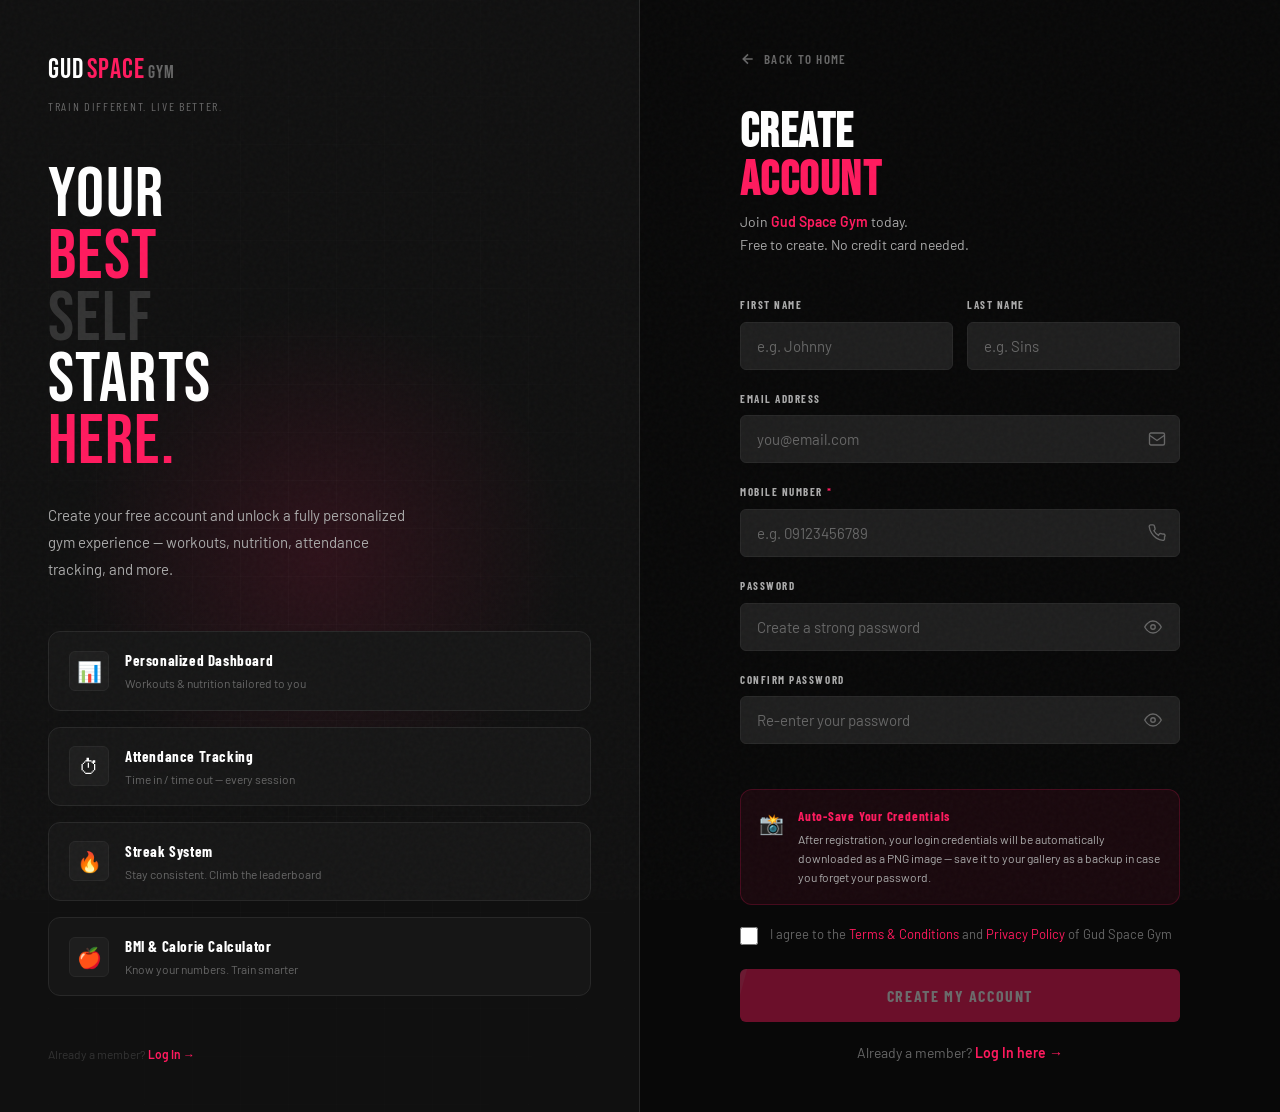
<file: onboarding.html>
<!DOCTYPE html>
<html lang="en">
<head>
  <meta charset="UTF-8" />
  <meta name="viewport" content="width=device-width, initial-scale=1.0" />
  <title>Build Your Plan — GUD SPACE GYM</title>
  <link rel="stylesheet" href="style.css" />
  <link rel="preconnect" href="https://fonts.googleapis.com" />
  <link rel="preconnect" href="https://fonts.gstatic.com" crossorigin />
  <link href="https://fonts.googleapis.com/css2?family=Bebas+Neue&family=Barlow+Condensed:wght@300;400;600;700;800&family=Barlow:wght@300;400;500;600&display=swap" rel="stylesheet" />
  <style>
    /* ============ ONBOARDING LAYOUT ============ */
    * { box-sizing: border-box; margin: 0; padding: 0; }

    body {
      background: var(--black);
      color: var(--white);
      font-family: var(--font-body);
      min-height: 100vh;
      overflow-x: hidden;
      cursor: none;
    }

    /* ---- TOP BAR ---- */
    .ob-topbar {
      position: fixed; top: 0; left: 0; right: 0;
      z-index: 100;
      display: flex; align-items: center;
      padding: 20px 40px;
      background: rgba(8,8,8,0.85);
      backdrop-filter: blur(16px);
      -webkit-backdrop-filter: blur(16px);
      border-bottom: 1px solid var(--black-5);
      gap: 24px;
    }
    .ob-logo {
      font-family: var(--font-display);
      font-size: 20px;
      letter-spacing: 0.04em;
      flex-shrink: 0;
    }
    .ob-progress-wrap {
      flex: 1;
      display: flex; flex-direction: column; gap: 6px;
    }
    .ob-progress-bar {
      height: 3px;
      background: var(--black-5);
      border-radius: 2px;
      overflow: hidden;
    }
    .ob-progress-fill {
      height: 100%;
      background: linear-gradient(90deg, var(--pink), var(--pink-light));
      border-radius: 2px;
      transition: width 0.5s cubic-bezier(0.4, 0, 0.2, 1);
    }
    .ob-progress-text {
      font-family: var(--font-cond);
      font-size: 11px;
      letter-spacing: 0.1em;
      text-transform: uppercase;
      color: var(--gray-3);
    }
    .ob-skip {
      font-family: var(--font-cond);
      font-size: 12px;
      font-weight: 600;
      letter-spacing: 0.1em;
      text-transform: uppercase;
      color: var(--gray-4);
      cursor: pointer;
      transition: color 0.2s;
      flex-shrink: 0;
      background: none; border: none;
    }
    .ob-skip:hover { color: var(--gray-2); }

    /* ---- MAIN CONTAINER ---- */
    .ob-main {
      padding-top: 100px;
      min-height: 100vh;
      display: flex; flex-direction: column;
      align-items: center;
      justify-content: flex-start;
    }

    /* ---- STEPS ---- */
    .ob-step {
      display: none;
      flex-direction: column;
      align-items: center;
      width: 100%;
      max-width: 760px;
      padding: 48px 24px 120px;
      animation: stepIn 0.45s cubic-bezier(0.25, 0.8, 0.25, 1) both;
    }
    .ob-step.active { display: flex; }
    @keyframes stepIn {
      from { opacity: 0; transform: translateY(28px); }
      to   { opacity: 1; transform: translateY(0); }
    }
    @keyframes stepOut {
      from { opacity: 1; transform: translateY(0); }
      to   { opacity: 0; transform: translateY(-20px); }
    }

    .ob-step-tag {
      font-family: var(--font-cond);
      font-size: 12px; font-weight: 700;
      letter-spacing: 0.18em; text-transform: uppercase;
      color: var(--pink);
      margin-bottom: 14px;
    }
    .ob-step-title {
      font-family: var(--font-display);
      font-size: clamp(36px, 6vw, 64px);
      line-height: 1;
      letter-spacing: 0.02em;
      text-align: center;
      margin-bottom: 10px;
    }
    .ob-step-sub {
      font-size: 14px;
      color: var(--gray-2);
      text-align: center;
      line-height: 1.7;
      max-width: 500px;
      margin-bottom: 40px;
    }
    .ob-step-sub em { color: var(--pink); font-style: normal; font-weight: 600; }

    /* ---- GENDER CARDS (picture select) ---- */
    .gender-grid {
      display: grid;
      grid-template-columns: repeat(4, 1fr);
      gap: 16px;
      width: 100%;
      margin-bottom: 40px;
    }
    .gender-card {
      background: var(--black-3);
      border: 2px solid var(--black-5);
      border-radius: var(--radius-lg);
      padding: 28px 16px 24px;
      display: flex; flex-direction: column;
      align-items: center; gap: 12px;
      cursor: pointer;
      transition: all 0.25s ease;
      position: relative;
      overflow: hidden;
      user-select: none;
    }
    .gender-card::before {
      content: '';
      position: absolute; inset: 0;
      background: linear-gradient(135deg, rgba(255,26,94,0.06), transparent);
      opacity: 0;
      transition: opacity 0.25s;
    }
    .gender-card:hover { border-color: rgba(255,26,94,0.5); transform: translateY(-4px); }
    .gender-card:hover::before { opacity: 1; }
    .gender-card.selected {
      border-color: var(--pink);
      background: rgba(255,26,94,0.08);
      transform: translateY(-6px);
      box-shadow: 0 16px 40px rgba(255,26,94,0.2);
    }
    .gender-card.selected::before { opacity: 1; }
    .gender-visual {
      font-size: 52px;
      line-height: 1;
      transition: transform 0.25s;
    }
    .gender-card:hover .gender-visual,
    .gender-card.selected .gender-visual { transform: scale(1.1); }
    .gender-label {
      font-family: var(--font-cond);
      font-size: 14px; font-weight: 700;
      letter-spacing: 0.06em; text-transform: uppercase;
      color: var(--white); text-align: center;
      line-height: 1.2;
    }
    .gender-check {
      position: absolute; top: 10px; right: 10px;
      width: 22px; height: 22px;
      background: var(--pink); border-radius: 50%;
      display: flex; align-items: center; justify-content: center;
      font-size: 12px; color: white;
      opacity: 0; transform: scale(0);
      transition: all 0.2s cubic-bezier(0.34, 1.56, 0.64, 1);
    }
    .gender-card.selected .gender-check { opacity: 1; transform: scale(1); }

    /* ---- GOAL CARDS ---- */
    .goals-grid {
      display: grid;
      grid-template-columns: repeat(3, 1fr);
      gap: 14px;
      width: 100%;
      margin-bottom: 40px;
    }
    .goal-card {
      background: var(--black-3);
      border: 2px solid var(--black-5);
      border-radius: var(--radius-lg);
      padding: 24px 20px;
      cursor: pointer;
      transition: all 0.25s ease;
      position: relative;
      overflow: hidden;
    }
    .goal-card::after {
      content: '';
      position: absolute; inset: 0;
      background: linear-gradient(135deg, rgba(255,26,94,0.07) 0%, transparent 60%);
      opacity: 0; transition: opacity 0.25s;
    }
    .goal-card:hover { border-color: rgba(255,26,94,0.4); transform: translateY(-3px); }
    .goal-card:hover::after { opacity: 1; }
    .goal-card.selected {
      border-color: var(--pink);
      background: rgba(255,26,94,0.07);
      box-shadow: 0 12px 32px rgba(255,26,94,0.18);
    }
    .goal-card.selected::after { opacity: 1; }
    .goal-emoji { font-size: 32px; margin-bottom: 12px; display: block; }
    .goal-name {
      font-family: var(--font-cond);
      font-size: 17px; font-weight: 800;
      letter-spacing: 0.04em; text-transform: uppercase;
      color: var(--white); margin-bottom: 6px;
    }
    .goal-desc {
      font-size: 12px; color: var(--gray-3); line-height: 1.5;
    }
    .goal-check {
      position: absolute; top: 12px; right: 12px;
      width: 22px; height: 22px;
      background: var(--pink); border-radius: 50%;
      display: flex; align-items: center; justify-content: center;
      font-size: 11px; color: white;
      opacity: 0; transform: scale(0);
      transition: all 0.2s cubic-bezier(0.34, 1.56, 0.64, 1);
    }
    .goal-card.selected .goal-check { opacity: 1; transform: scale(1); }

    /* ---- OPTION PILLS (challenge, training freq, etc) ---- */
    .options-grid {
      display: flex; flex-direction: column;
      gap: 12px; width: 100%;
      margin-bottom: 40px;
    }
    .option-pill {
      background: var(--black-3);
      border: 2px solid var(--black-5);
      border-radius: var(--radius-md);
      padding: 18px 24px;
      display: flex; align-items: center;
      gap: 16px; cursor: pointer;
      transition: all 0.2s ease;
      user-select: none;
    }
    .option-pill:hover { border-color: rgba(255,26,94,0.4); }
    .option-pill.selected {
      border-color: var(--pink);
      background: rgba(255,26,94,0.07);
    }
    .option-dot {
      width: 20px; height: 20px;
      border-radius: 50%;
      border: 2px solid var(--gray-4);
      flex-shrink: 0;
      transition: all 0.2s;
      display: flex; align-items: center; justify-content: center;
    }
    .option-pill.selected .option-dot {
      background: var(--pink); border-color: var(--pink);
    }
    .option-pill.selected .option-dot::after {
      content: '';
      width: 8px; height: 8px;
      background: white; border-radius: 50%;
    }
    .option-icon { font-size: 22px; flex-shrink: 0; }
    .option-text { flex: 1; }
    .option-label {
      font-family: var(--font-cond);
      font-size: 16px; font-weight: 700;
      letter-spacing: 0.04em; color: var(--white);
    }
    .option-sub { font-size: 12px; color: var(--gray-3); margin-top: 2px; }

    /* ---- COUNTER (workout frequency) ---- */
    .counter-wrap {
      display: flex; flex-direction: column;
      align-items: center; gap: 20px;
      margin-bottom: 40px; width: 100%;
    }
    .counter-display {
      display: flex; align-items: center; gap: 32px;
    }
    .counter-btn {
      width: 56px; height: 56px;
      background: var(--black-3);
      border: 2px solid var(--black-5);
      border-radius: 50%;
      display: flex; align-items: center; justify-content: center;
      font-size: 24px; color: var(--white);
      cursor: pointer;
      transition: all 0.2s ease;
      user-select: none;
      flex-shrink: 0;
    }
    .counter-btn:hover:not(:disabled) {
      border-color: var(--pink); color: var(--pink);
      transform: scale(1.08);
    }
    .counter-btn:disabled { opacity: 0.3; cursor: not-allowed; }
    .counter-value {
      font-family: var(--font-display);
      font-size: 88px;
      color: var(--white);
      line-height: 1;
      min-width: 100px; text-align: center;
      transition: transform 0.15s ease;
    }
    .counter-value.bump { transform: scale(1.18); }
    .counter-unit {
      font-family: var(--font-cond);
      font-size: 18px; font-weight: 600;
      letter-spacing: 0.08em; text-transform: uppercase;
      color: var(--gray-3); text-align: center;
    }
    .counter-note {
      font-size: 13px; color: var(--gray-3);
      text-align: center; max-width: 340px; line-height: 1.6;
    }

    /* ---- DURATION CARDS ---- */
    .duration-grid {
      display: grid;
      grid-template-columns: repeat(4, 1fr);
      gap: 12px; width: 100%;
      margin-bottom: 40px;
    }
    .dur-card {
      background: var(--black-3);
      border: 2px solid var(--black-5);
      border-radius: var(--radius-md);
      padding: 24px 12px;
      display: flex; flex-direction: column;
      align-items: center; gap: 8px;
      cursor: pointer;
      transition: all 0.2s ease;
      text-align: center;
    }
    .dur-card:hover { border-color: rgba(255,26,94,0.4); transform: translateY(-3px); }
    .dur-card.selected {
      border-color: var(--pink); background: rgba(255,26,94,0.07);
      box-shadow: 0 8px 24px rgba(255,26,94,0.16);
    }
    .dur-time {
      font-family: var(--font-display);
      font-size: 32px; letter-spacing: 0.02em; color: var(--white);
    }
    .dur-label {
      font-family: var(--font-cond);
      font-size: 11px; font-weight: 700;
      letter-spacing: 0.1em; text-transform: uppercase;
      color: var(--gray-3);
    }
    .dur-card.selected .dur-time { color: var(--pink); }
    .dur-card.selected .dur-label { color: var(--pink-light); }

    /* ---- BIRTHDAY / AGE INPUT ---- */
    .bday-wrap {
      width: 100%; max-width: 500px;
      margin-bottom: 40px;
    }
    .bday-row {
      display: grid;
      grid-template-columns: 2fr 1fr 1fr;
      gap: 12px; margin-bottom: 20px;
    }
    .age-display {
      background: var(--black-3);
      border: 1px solid var(--black-5);
      border-radius: var(--radius-md);
      padding: 20px;
      text-align: center;
      margin-top: 8px;
    }
    .age-number {
      font-family: var(--font-display);
      font-size: 48px; color: var(--pink); line-height: 1;
    }
    .age-unit {
      font-family: var(--font-cond);
      font-size: 13px; letter-spacing: 0.1em; text-transform: uppercase;
      color: var(--gray-3);
    }
    .age-note { font-size: 12px; color: var(--gray-3); margin-top: 6px; }

    /* ---- HEIGHT / WEIGHT ---- */
    .measure-wrap {
      width: 100%; max-width: 480px;
      margin-bottom: 40px;
    }
    .unit-toggle {
      display: flex; background: var(--black-3);
      border: 1px solid var(--black-5);
      border-radius: var(--radius-sm);
      padding: 4px; gap: 4px;
      margin-bottom: 28px;
      width: fit-content;
    }
    .unit-btn {
      font-family: var(--font-cond);
      font-size: 13px; font-weight: 700;
      letter-spacing: 0.08em; text-transform: uppercase;
      padding: 8px 20px;
      border-radius: 4px;
      border: none; background: none;
      color: var(--gray-3);
      cursor: pointer;
      transition: all 0.2s;
    }
    .unit-btn.active {
      background: var(--pink); color: var(--white);
    }
    .measure-slider-wrap { position: relative; }
    .measure-value-display {
      font-family: var(--font-display);
      font-size: 80px; letter-spacing: 0.02em;
      color: var(--white); text-align: center;
      line-height: 1;
    }
    .measure-value-display span {
      font-family: var(--font-cond);
      font-size: 28px; color: var(--gray-3);
      letter-spacing: 0.1em;
    }
    .measure-slider {
      width: 100%; height: 6px;
      -webkit-appearance: none;
      appearance: none;
      background: var(--black-5);
      border-radius: 3px;
      outline: none;
      margin: 20px 0;
      cursor: pointer;
    }
    .measure-slider::-webkit-slider-thumb {
      -webkit-appearance: none;
      appearance: none;
      width: 28px; height: 28px;
      background: var(--pink);
      border-radius: 50%;
      cursor: pointer;
      box-shadow: 0 0 0 4px rgba(255,26,94,0.2);
      transition: box-shadow 0.2s;
    }
    .measure-slider::-webkit-slider-thumb:hover {
      box-shadow: 0 0 0 8px rgba(255,26,94,0.2);
    }
    .measure-range-labels {
      display: flex; justify-content: space-between;
      font-family: var(--font-cond);
      font-size: 11px; color: var(--gray-4);
      letter-spacing: 0.08em;
    }
    .measure-input-row {
      display: grid; grid-template-columns: 1fr 1fr;
      gap: 12px;
    }

    /* ---- RESULTS CARD ---- */
    .results-wrap {
      width: 100%; max-width: 600px;
      margin-bottom: 40px;
    }
    .results-bmi {
      background: var(--black-3);
      border: 1px solid var(--black-5);
      border-radius: var(--radius-lg);
      padding: 32px;
      margin-bottom: 16px;
      display: flex;
      align-items: center;
      gap: 32px;
    }
    .bmi-circle {
      width: 110px; height: 110px;
      border-radius: 50%;
      border: 4px solid var(--black-5);
      display: flex; flex-direction: column;
      align-items: center; justify-content: center;
      flex-shrink: 0;
      position: relative;
    }
    .bmi-circle-val {
      font-family: var(--font-display);
      font-size: 36px; line-height: 1;
    }
    .bmi-circle-unit {
      font-family: var(--font-cond);
      font-size: 11px; letter-spacing: 0.1em;
      text-transform: uppercase; color: var(--gray-3);
    }
    .bmi-info { flex: 1; }
    .bmi-title {
      font-family: var(--font-cond);
      font-size: 11px; font-weight: 700;
      letter-spacing: 0.14em; text-transform: uppercase;
      color: var(--gray-3); margin-bottom: 6px;
    }
    .bmi-classification {
      font-family: var(--font-display);
      font-size: 32px; letter-spacing: 0.03em;
      margin-bottom: 10px;
    }
    .bmi-scale {
      display: flex; gap: 4px; margin-top: 8px;
    }
    .bmi-scale-seg {
      flex: 1; height: 6px; border-radius: 3px;
      background: var(--black-5);
    }
    .bmi-scale-seg.active { }
    .bmi-scale-label {
      font-size: 10px; color: var(--gray-4);
      margin-top: 5px;
    }

    .macro-grid {
      display: grid; grid-template-columns: repeat(3, 1fr);
      gap: 12px; margin-bottom: 16px;
    }
    .macro-card {
      background: var(--black-3);
      border: 1px solid var(--black-5);
      border-radius: var(--radius-md);
      padding: 20px 16px;
      text-align: center;
    }
    .macro-icon { font-size: 24px; margin-bottom: 8px; }
    .macro-value {
      font-family: var(--font-display);
      font-size: 36px; line-height: 1; color: var(--white);
    }
    .macro-unit {
      font-family: var(--font-cond);
      font-size: 11px; letter-spacing: 0.1em;
      text-transform: uppercase; color: var(--gray-3);
    }
    .macro-label {
      font-size: 12px; color: var(--gray-3);
      margin-top: 6px;
    }
    .results-note {
      background: rgba(255,26,94,0.06);
      border: 1px solid rgba(255,26,94,0.15);
      border-radius: var(--radius-md);
      padding: 16px 20px;
      font-size: 13px; color: var(--gray-2); line-height: 1.6;
    }
    .results-note strong { color: var(--pink); }

    /* ---- LOADING SCREEN ---- */
    #loadingScreen {
      display: none;
      position: fixed; inset: 0;
      background: var(--black);
      z-index: 9999;
      flex-direction: column;
      align-items: center;
      justify-content: center;
      text-align: center;
      padding: 40px;
    }
    #loadingScreen.show { display: flex; }
    .loading-logo {
      font-family: var(--font-display);
      font-size: 22px; letter-spacing: 0.04em;
      margin-bottom: 60px;
    }
    .loading-ring {
      width: 100px; height: 100px;
      border-radius: 50%;
      border: 3px solid var(--black-5);
      border-top-color: var(--pink);
      animation: loadSpin 1s linear infinite;
      margin-bottom: 40px;
    }
    @keyframes loadSpin { to { transform: rotate(360deg); } }
    .loading-title {
      font-family: var(--font-display);
      font-size: 42px; letter-spacing: 0.03em;
      margin-bottom: 12px;
    }
    .loading-sub {
      font-size: 14px; color: var(--gray-3);
      line-height: 1.7; max-width: 360px;
    }
    .loading-steps {
      margin-top: 48px; display: flex; flex-direction: column; gap: 14px;
      max-width: 320px; width: 100%;
    }
    .loading-step {
      display: flex; align-items: center; gap: 14px;
      font-family: var(--font-cond);
      font-size: 14px; font-weight: 600;
      letter-spacing: 0.05em; text-transform: uppercase;
      color: var(--gray-4);
      transition: color 0.4s;
    }
    .loading-step.done { color: #2ed573; }
    .loading-step.active { color: var(--white); }
    .ls-dot {
      width: 10px; height: 10px;
      border-radius: 50%;
      background: var(--black-5);
      flex-shrink: 0;
      transition: background 0.4s;
    }
    .loading-step.done .ls-dot { background: #2ed573; }
    .loading-step.active .ls-dot {
      background: var(--pink);
      box-shadow: 0 0 0 4px rgba(255,26,94,0.3);
      animation: dotPulse 0.8s ease infinite;
    }
    @keyframes dotPulse {
      0%, 100% { transform: scale(1); }
      50% { transform: scale(1.4); }
    }

    /* ---- GET STARTED SCREEN ---- */
    #getStartedScreen {
      display: none;
      position: fixed; inset: 0;
      background: var(--black);
      z-index: 9999;
      flex-direction: column;
      align-items: center;
      justify-content: center;
      text-align: center;
      padding: 40px;
    }
    #getStartedScreen.show { display: flex; }
    .gs-bg-glow {
      position: absolute; inset: 0;
      background: radial-gradient(ellipse 80% 60% at 50% 30%, rgba(255,26,94,0.12), transparent 70%);
      pointer-events: none;
    }
    .gs-content { position: relative; z-index: 2; }
    .gs-avatar {
      width: 96px; height: 96px;
      background: var(--pink);
      border-radius: 50%;
      font-family: var(--font-display);
      font-size: 42px; color: white;
      display: flex; align-items: center; justify-content: center;
      margin: 0 auto 28px;
      box-shadow: 0 0 0 8px rgba(255,26,94,0.15), 0 0 0 16px rgba(255,26,94,0.07);
      animation: gsPulse 2s ease-in-out infinite;
    }
    @keyframes gsPulse {
      0%, 100% { box-shadow: 0 0 0 8px rgba(255,26,94,0.15), 0 0 0 16px rgba(255,26,94,0.07); }
      50% { box-shadow: 0 0 0 12px rgba(255,26,94,0.2), 0 0 0 24px rgba(255,26,94,0.05); }
    }
    .gs-greeting {
      font-family: var(--font-cond);
      font-size: 14px; font-weight: 700;
      letter-spacing: 0.14em; text-transform: uppercase;
      color: var(--pink); margin-bottom: 12px;
    }
    .gs-title {
      font-family: var(--font-display);
      font-size: clamp(48px, 8vw, 88px);
      line-height: 0.92; letter-spacing: 0.02em;
      margin-bottom: 24px;
    }
    .gs-name { color: var(--pink); }
    .gs-sub {
      font-size: 15px; color: var(--gray-2);
      line-height: 1.8; max-width: 440px;
      margin: 0 auto 40px;
    }
    .gs-plan-summary {
      display: flex; gap: 16px; justify-content: center;
      flex-wrap: wrap; margin-bottom: 48px;
    }
    .gs-badge {
      background: var(--black-3);
      border: 1px solid var(--black-5);
      border-radius: 100px;
      padding: 8px 18px;
      font-family: var(--font-cond);
      font-size: 13px; font-weight: 700;
      letter-spacing: 0.06em; text-transform: uppercase;
      color: var(--white); display: flex;
      align-items: center; gap: 8px;
    }
    .gs-btn {
      background: var(--pink); color: white;
      font-family: var(--font-cond);
      font-size: 17px; font-weight: 700;
      letter-spacing: 0.1em; text-transform: uppercase;
      padding: 18px 56px; border: none;
      border-radius: var(--radius-sm); cursor: pointer;
      transition: all 0.3s ease;
      display: inline-flex; align-items: center; gap: 12px;
      position: relative; overflow: hidden;
    }
    .gs-btn::before {
      content: '';
      position: absolute; inset: 0;
      background: rgba(255,255,255,0.12);
      transform: translateX(-100%) skewX(-15deg);
      transition: transform 0.4s ease;
    }
    .gs-btn:hover::before { transform: translateX(100%) skewX(-15deg); }
    .gs-btn:hover {
      background: var(--pink-light);
      transform: translateY(-3px);
      box-shadow: 0 16px 48px rgba(255,26,94,0.4);
    }

    /* ---- NEXT BUTTON ---- */
    .ob-next-wrap {
      position: fixed;
      bottom: 0; left: 0; right: 0;
      padding: 20px 40px;
      background: linear-gradient(transparent, rgba(8,8,8,0.95) 30%);
      display: flex; align-items: center;
      justify-content: space-between;
      z-index: 50;
      gap: 16px;
    }
    .ob-back-btn {
      background: none; border: none;
      font-family: var(--font-cond);
      font-size: 14px; font-weight: 700;
      letter-spacing: 0.1em; text-transform: uppercase;
      color: var(--gray-3); cursor: pointer;
      display: flex; align-items: center; gap: 8px;
      transition: color 0.2s;
      padding: 0;
    }
    .ob-back-btn:hover { color: var(--white); }
    .ob-back-btn:disabled { opacity: 0.2; cursor: not-allowed; }
    .ob-next-btn {
      background: var(--pink); color: white;
      font-family: var(--font-cond);
      font-size: 15px; font-weight: 700;
      letter-spacing: 0.1em; text-transform: uppercase;
      padding: 15px 40px;
      border-radius: var(--radius-sm);
      border: none; cursor: pointer;
      transition: all 0.25s ease;
      display: flex; align-items: center; gap: 10px;
      min-width: 180px; justify-content: center;
    }
    .ob-next-btn:hover:not(:disabled) {
      background: var(--pink-light);
      transform: translateY(-2px);
      box-shadow: 0 8px 28px rgba(255,26,94,0.35);
    }
    .ob-next-btn:disabled {
      opacity: 0.35; cursor: not-allowed; transform: none;
    }
    .ob-step-dots {
      display: flex; gap: 6px; align-items: center;
    }
    .step-dot {
      width: 6px; height: 6px; border-radius: 3px;
      background: var(--black-5);
      transition: all 0.3s ease;
    }
    .step-dot.active { width: 20px; background: var(--pink); }
    .step-dot.done { background: rgba(255,26,94,0.4); }

    /* ---- CURSOR FIX: always above overlay screens (z-index 9999) ---- */
    #cursor, #cursorFollower { z-index: 10001 !important; }

    /* Responsive */
    @media (max-width: 640px) {
      .ob-topbar { padding: 16px 20px; }
      .ob-step { padding: 40px 16px 110px; }
      .gender-grid { grid-template-columns: repeat(2, 1fr); }
      .goals-grid { grid-template-columns: 1fr 1fr; }
      .duration-grid { grid-template-columns: repeat(2, 1fr); }
      .macro-grid { grid-template-columns: 1fr 1fr; }
      .results-bmi { flex-direction: column; text-align: center; }
      .bday-row { grid-template-columns: 1fr 1fr; }
      .ob-next-wrap { padding: 16px 20px; }
      .measure-input-row { grid-template-columns: 1fr; }
    }
  </style>
  <!-- PWA -->
  <link rel="manifest" href="manifest.json">
  <meta name="theme-color" content="#FF1A5E">
  <meta name="mobile-web-app-capable" content="yes">
  <meta name="apple-mobile-web-app-capable" content="yes">
  <meta name="apple-mobile-web-app-status-bar-style" content="black-translucent">
  <meta name="apple-mobile-web-app-title" content="GUD SPACE">
  <link rel="apple-touch-icon" href="icons/icon-192x192.png">
  <link rel="icon" type="image/png" href="icons/icon-192x192.png">
</head>
<body>

  <!-- CUSTOM CURSOR -->
  <div class="cursor" id="cursor"></div>
  <div class="cursor-follower" id="cursorFollower"></div>

  <!-- NOISE OVERLAY -->
  <div class="noise-overlay"></div>

  <!-- TOP BAR -->
  <header class="ob-topbar">
    <div class="ob-logo">
      <span class="logo-gud">GUD</span><span class="logo-space">SPACE</span><span class="logo-gym" style="font-size:14px;color:var(--gray-3);">GYM</span>
    </div>
    <div class="ob-progress-wrap">
      <div class="ob-progress-bar">
        <div class="ob-progress-fill" id="progressFill" style="width:10%"></div>
      </div>
      <div class="ob-progress-text" id="progressText">Step 1 of 10 — Tell us about yourself</div>
    </div>
    <button class="ob-skip" id="skipBtn" style="display:none;">Skip</button>
  </header>

  <!-- MAIN -->
  <main class="ob-main">

    <!-- ======== STEP 1: GENDER ======== -->
    <div class="ob-step active" id="step-1">
      <div class="ob-step-tag">Step 1 of 10</div>
      <h1 class="ob-step-title">What is your<br /><span style="color:var(--pink)">gender?</span></h1>
      <p class="ob-step-sub">This helps us customize your workout plan and calorie targets. <em>All identities are welcome.</em></p>

      <div class="gender-grid">
        <div class="gender-card" data-value="male" onclick="selectGender(this)">
          <div class="gender-check">✓</div>
          <div class="gender-visual">👨</div>
          <div class="gender-label">Male</div>
        </div>
        <div class="gender-card" data-value="female" onclick="selectGender(this)">
          <div class="gender-check">✓</div>
          <div class="gender-visual">👩</div>
          <div class="gender-label">Female</div>
        </div>
        <div class="gender-card" data-value="non-binary" onclick="selectGender(this)">
          <div class="gender-check">✓</div>
          <div class="gender-visual">🧑‍🎤</div>
          <div class="gender-label">Non-Binary</div>
        </div>
        <div class="gender-card" data-value="prefer-not-to-say" onclick="selectGender(this)">
          <div class="gender-check">✓</div>
          <div class="gender-visual">🤍</div>
          <div class="gender-label">Prefer<br/>Not to Say</div>
        </div>
      </div>
    </div>

    <!-- ======== STEP 2: GOAL ======== -->
    <div class="ob-step" id="step-2">
      <div class="ob-step-tag">Step 2 of 10</div>
      <h1 class="ob-step-title">What's your<br /><span style="color:var(--pink)">main goal?</span></h1>
      <p class="ob-step-sub">We'll build your personalized plan around this. Pick the one that matches you most.</p>

      <div class="goals-grid">
        <div class="goal-card" data-value="build-strength" onclick="selectGoal(this)">
          <div class="goal-check">✓</div>
          <span class="goal-emoji">🏋️</span>
          <div class="goal-name">Build Strength</div>
          <div class="goal-desc">Get stronger without getting bulky</div>
        </div>
        <div class="goal-card" data-value="lose-weight" onclick="selectGoal(this)">
          <div class="goal-check">✓</div>
          <span class="goal-emoji">🔥</span>
          <div class="goal-name">Lose Weight</div>
          <div class="goal-desc">Lose extra body fat in a safe and healthy way</div>
        </div>
        <div class="goal-card" data-value="get-lean" onclick="selectGoal(this)">
          <div class="goal-check">✓</div>
          <span class="goal-emoji">✂️</span>
          <div class="goal-name">Get Lean</div>
          <div class="goal-desc">Lose body fat and become more defined</div>
        </div>
        <div class="goal-card" data-value="get-in-shape" onclick="selectGoal(this)">
          <div class="goal-check">✓</div>
          <span class="goal-emoji">🚀</span>
          <div class="goal-name">Get in Shape</div>
          <div class="goal-desc">Build fitness and discipline from the ground up</div>
        </div>
        <div class="goal-card" data-value="build-muscle" onclick="selectGoal(this)">
          <div class="goal-check">✓</div>
          <span class="goal-emoji">💪</span>
          <div class="goal-name">Build Muscle</div>
          <div class="goal-desc">Increase muscle size and strength</div>
        </div>
        <div class="goal-card" data-value="overall-fitness" onclick="selectGoal(this)">
          <div class="goal-check">✓</div>
          <span class="goal-emoji">⚡</span>
          <div class="goal-name">Overall Fitness</div>
          <div class="goal-desc">Increase muscle mass while decreasing body fat</div>
        </div>
      </div>
    </div>

    <!-- ======== STEP 3: CHALLENGE ======== -->
    <div class="ob-step" id="step-3">
      <div class="ob-step-tag">Step 3 of 10</div>
      <h1 class="ob-step-title">Biggest<br /><span style="color:var(--pink)">challenge?</span></h1>
      <p class="ob-step-sub">What holds you back at the gym? We'll help you overcome it.</p>

      <div class="options-grid">
        <div class="option-pill" data-value="motivation" onclick="selectOption(this, 'challenge')">
          <div class="option-dot"></div>
          <span class="option-icon">😮‍💨</span>
          <div class="option-text">
            <div class="option-label">Staying Motivated & Consistent</div>
            <div class="option-sub">Hard to keep the momentum going</div>
          </div>
        </div>
        <div class="option-pill" data-value="guidance" onclick="selectOption(this, 'challenge')">
          <div class="option-dot"></div>
          <span class="option-icon">🗺️</span>
          <div class="option-text">
            <div class="option-label">Not Getting Enough Guidance</div>
            <div class="option-sub">Unsure what to do or how to progress</div>
          </div>
        </div>
        <div class="option-pill" data-value="boring" onclick="selectOption(this, 'challenge')">
          <div class="option-dot"></div>
          <span class="option-icon">😴</span>
          <div class="option-text">
            <div class="option-label">Keeping My Workouts Interesting</div>
            <div class="option-sub">Same routine gets boring fast</div>
          </div>
        </div>
        <div class="option-pill" data-value="time" onclick="selectOption(this, 'challenge')">
          <div class="option-dot"></div>
          <span class="option-icon">⏰</span>
          <div class="option-text">
            <div class="option-label">Finding Time to Train</div>
            <div class="option-sub">Life gets in the way sometimes</div>
          </div>
        </div>
        <div class="option-pill" data-value="injury" onclick="selectOption(this, 'challenge')">
          <div class="option-dot"></div>
          <span class="option-icon">🤕</span>
          <div class="option-text">
            <div class="option-label">Managing Fatigue or Past Injuries</div>
            <div class="option-sub">Need to train smart, not just hard</div>
          </div>
        </div>
      </div>
    </div>

    <!-- ======== STEP 4: WEIGHT TRAINING EXP ======== -->
    <div class="ob-step" id="step-4">
      <div class="ob-step-tag">Step 4 of 10</div>
      <h1 class="ob-step-title">Do you weight<br /><span style="color:var(--pink)">train regularly?</span></h1>
      <p class="ob-step-sub">No judgment — this helps us set the right starting point for your plan.</p>

      <div class="options-grid">
        <div class="option-pill" data-value="never" onclick="selectOption(this, 'training-exp')">
          <div class="option-dot"></div>
          <span class="option-icon">🌱</span>
          <div class="option-text">
            <div class="option-label">I've Never Done Weight Training Before</div>
          </div>
        </div>
        <div class="option-pill" data-value="on-and-off" onclick="selectOption(this, 'training-exp')">
          <div class="option-dot"></div>
          <span class="option-icon">🔄</span>
          <div class="option-text">
            <div class="option-label">I Tend to Go On-and-Off</div>
          </div>
        </div>
        <div class="option-pill" data-value="regular" onclick="selectOption(this, 'training-exp')">
          <div class="option-dot"></div>
          <span class="option-icon">💯</span>
          <div class="option-text">
            <div class="option-label">I Train Regularly These Days</div>
          </div>
        </div>
        <div class="option-pill" data-value="coming-back" onclick="selectOption(this, 'training-exp')">
          <div class="option-dot"></div>
          <span class="option-icon">🔙</span>
          <div class="option-text">
            <div class="option-label">I Used To — I'm Coming Back After a Long Break</div>
          </div>
        </div>
      </div>
    </div>

    <!-- ======== STEP 5: TRAINING DURATION ======== -->
    <div class="ob-step" id="step-5">
      <div class="ob-step-tag">Step 5 of 10</div>
      <h1 class="ob-step-title">How long have you<br /><span style="color:var(--pink)">been training?</span></h1>
      <p class="ob-step-sub">Your experience level shapes the intensity and structure of your plan.</p>

      <div class="options-grid">
        <div class="option-pill" data-value="less-1mo" onclick="selectOption(this, 'training-duration')">
          <div class="option-dot"></div>
          <span class="option-icon">🐣</span>
          <div class="option-text"><div class="option-label">Less Than a Month</div></div>
        </div>
        <div class="option-pill" data-value="1-6mo" onclick="selectOption(this, 'training-duration')">
          <div class="option-dot"></div>
          <span class="option-icon">🌿</span>
          <div class="option-text"><div class="option-label">1 – 6 Months</div></div>
        </div>
        <div class="option-pill" data-value="6-12mo" onclick="selectOption(this, 'training-duration')">
          <div class="option-dot"></div>
          <span class="option-icon">🌳</span>
          <div class="option-text"><div class="option-label">6 – 12 Months</div></div>
        </div>
        <div class="option-pill" data-value="1-2yr" onclick="selectOption(this, 'training-duration')">
          <div class="option-dot"></div>
          <span class="option-icon">🔥</span>
          <div class="option-text"><div class="option-label">1 – 2 Years</div></div>
        </div>
        <div class="option-pill" data-value="2yr+" onclick="selectOption(this, 'training-duration')">
          <div class="option-dot"></div>
          <span class="option-icon">👑</span>
          <div class="option-text"><div class="option-label">2+ Years</div></div>
        </div>
      </div>
    </div>

    <!-- ======== STEP 6: WORKOUT FREQUENCY ======== -->
    <div class="ob-step" id="step-6">
      <div class="ob-step-tag">Step 6 of 10</div>
      <h1 class="ob-step-title">How often to<br /><span style="color:var(--pink)">work out?</span></h1>
      <p class="ob-step-sub">How many days per week can you commit to training?</p>

      <div class="counter-wrap">
        <div class="counter-display">
          <button class="counter-btn" id="freqMinus" onclick="changeFreq(-1)">−</button>
          <div>
            <div class="counter-value" id="freqValue">3</div>
            <div class="counter-unit">days / week</div>
          </div>
          <button class="counter-btn" id="freqPlus" onclick="changeFreq(1)">+</button>
        </div>
        <div class="counter-note" id="freqNote">A great balance of training and recovery for most people.</div>
      </div>
    </div>

    <!-- ======== STEP 7: WORKOUT DURATION ======== -->
    <div class="ob-step" id="step-7">
      <div class="ob-step-tag">Step 7 of 10</div>
      <h1 class="ob-step-title">Workout<br /><span style="color:var(--pink)">duration?</span></h1>
      <p class="ob-step-sub">How long do you want each session to be?</p>

      <div class="duration-grid">
        <div class="dur-card" data-value="30" onclick="selectDuration(this)">
          <div class="dur-time">30</div>
          <div class="dur-label">Minutes</div>
          <div style="font-size:11px;color:var(--gray-4);margin-top:4px;">Quick</div>
        </div>
        <div class="dur-card" data-value="45" onclick="selectDuration(this)">
          <div class="dur-time">45</div>
          <div class="dur-label">Minutes</div>
          <div style="font-size:11px;color:var(--gray-4);margin-top:4px;">Balanced</div>
        </div>
        <div class="dur-card" data-value="60" onclick="selectDuration(this)">
          <div class="dur-time">60</div>
          <div class="dur-label">Minutes</div>
          <div style="font-size:11px;color:var(--gray-4);margin-top:4px;">Standard</div>
        </div>
        <div class="dur-card" data-value="90" onclick="selectDuration(this)">
          <div class="dur-time">90</div>
          <div class="dur-label">Minutes</div>
          <div style="font-size:11px;color:var(--gray-4);margin-top:4px;">Dedicated</div>
        </div>
      </div>
    </div>

    <!-- ======== STEP 8: BIRTHDAY ======== -->
    <div class="ob-step" id="step-8">
      <div class="ob-step-tag">Step 8 of 10</div>
      <h1 class="ob-step-title">When's your<br /><span style="color:var(--pink)">birthday?</span></h1>
      <p class="ob-step-sub">Your plan will be customized for your age. <em>Note: Your exact date will be used to verify your age.</em></p>

      <div class="bday-wrap">
        <div class="bday-row">
          <div class="form-group">
            <label class="form-label">Month</label>
            <select class="form-input" id="bdayMonth" onchange="calcAge()">
              <option value="">Month</option>
              <option value="1">January</option><option value="2">February</option>
              <option value="3">March</option><option value="4">April</option>
              <option value="5">May</option><option value="6">June</option>
              <option value="7">July</option><option value="8">August</option>
              <option value="9">September</option><option value="10">October</option>
              <option value="11">November</option><option value="12">December</option>
            </select>
          </div>
          <div class="form-group">
            <label class="form-label">Day</label>
            <input class="form-input" type="number" id="bdayDay" placeholder="DD" min="1" max="31" oninput="calcAge()" />
          </div>
          <div class="form-group">
            <label class="form-label">Year</label>
            <input class="form-input" type="number" id="bdayYear" placeholder="YYYY" min="1930" max="2015" oninput="calcAge()" />
          </div>
        </div>

        <div class="age-display" id="ageDisplay" style="display:none;">
          <div style="font-family:var(--font-cond);font-size:11px;letter-spacing:0.14em;text-transform:uppercase;color:var(--gray-3);margin-bottom:8px;">YOUR AGE</div>
          <div class="age-number" id="ageNumber">--</div>
          <div class="age-unit">years old</div>
          <div class="age-note" id="ageNote"></div>
        </div>
      </div>
    </div>

    <!-- ======== STEP 9: HEIGHT ======== -->
    <div class="ob-step" id="step-9">
      <div class="ob-step-tag">Step 9 of 10</div>
      <h1 class="ob-step-title">How tall<br /><span style="color:var(--pink)">are you?</span></h1>
      <p class="ob-step-sub">Used to calculate your BMI and ideal calorie targets.</p>

      <div class="measure-wrap">
        <div class="unit-toggle">
          <button class="unit-btn active" id="heightCmBtn" onclick="setHeightUnit('cm')">cm</button>
          <button class="unit-btn" id="heightFtBtn" onclick="setHeightUnit('ft')">ft / in</button>
        </div>

        <div id="heightCmView">
          <div class="measure-value-display" id="heightCmDisplay">170 <span>cm</span></div>
          <input type="range" class="measure-slider" id="heightSlider"
            min="120" max="220" value="170"
            oninput="updateHeightCm(this.value)" />
          <div class="measure-range-labels"><span>120 cm</span><span>220 cm</span></div>
        </div>

        <div id="heightFtView" style="display:none;">
          <div class="measure-input-row">
            <div class="form-group">
              <label class="form-label">Feet</label>
              <input class="form-input" type="number" id="heightFt" placeholder="5" min="3" max="8" oninput="updateHeightFt()" />
            </div>
            <div class="form-group">
              <label class="form-label">Inches</label>
              <input class="form-input" type="number" id="heightIn" placeholder="7" min="0" max="11" oninput="updateHeightFt()" />
            </div>
          </div>
          <div class="measure-value-display" id="heightFtDisplay" style="margin-top:12px;">5' 7" <span style="font-size:16px;color:var(--gray-3)">= 170 cm</span></div>
        </div>
      </div>
    </div>

    <!-- ======== STEP 10: WEIGHT ======== -->
    <div class="ob-step" id="step-10">
      <div class="ob-step-tag">Step 10 of 10</div>
      <h1 class="ob-step-title">How much do<br /><span style="color:var(--pink)">you weigh?</span></h1>
      <p class="ob-step-sub">Your current weight helps us calculate your exact calorie and protein needs.</p>

      <div class="measure-wrap">
        <div class="unit-toggle">
          <button class="unit-btn active" id="weightKgBtn" onclick="setWeightUnit('kg')">kg</button>
          <button class="unit-btn" id="weightLbBtn" onclick="setWeightUnit('lbs')">lbs</button>
        </div>

        <div class="measure-value-display" id="weightDisplay">65 <span>kg</span></div>
        <input type="range" class="measure-slider" id="weightSlider"
          min="30" max="200" value="65"
          oninput="updateWeight(this.value)" />
        <div class="measure-range-labels" id="weightRangeLabels"><span>30 kg</span><span>200 kg</span></div>
      </div>
    </div>

    <!-- ======== STEP 11: NUTRITION RESULTS ======== -->
    <div class="ob-step" id="step-11">
      <div class="ob-step-tag">Your Results</div>
      <h1 class="ob-step-title">Your<br /><span style="color:var(--pink)">numbers.</span></h1>
      <p class="ob-step-sub">Based on your body stats and goals, here's your personalized daily target.</p>

      <div class="results-wrap">
        <!-- BMI -->
        <div class="results-bmi">
          <div class="bmi-circle" id="bmiCircle">
            <div class="bmi-circle-val" id="bmiVal">--</div>
            <div class="bmi-circle-unit">BMI</div>
          </div>
          <div class="bmi-info">
            <div class="bmi-title">Body Mass Index</div>
            <div class="bmi-classification" id="bmiClass">--</div>
            <div class="bmi-scale">
              <div class="bmi-scale-seg" id="bmi-s1" style="background:#74b9ff;opacity:0.3;"></div>
              <div class="bmi-scale-seg" id="bmi-s2" style="background:#2ed573;opacity:0.3;"></div>
              <div class="bmi-scale-seg" id="bmi-s3" style="background:#fdcb6e;opacity:0.3;"></div>
              <div class="bmi-scale-seg" id="bmi-s4" style="background:#ff6b6b;opacity:0.3;"></div>
            </div>
            <div class="bmi-scale-label" style="display:flex;gap:12px;font-size:9px;color:var(--gray-4);">
              <span>Under</span><span>Normal</span><span>Over</span><span>Obese</span>
            </div>
          </div>
        </div>

        <!-- Macros -->
        <div class="macro-grid">
          <div class="macro-card">
            <div class="macro-icon">🔥</div>
            <div class="macro-value" id="macroCalories">--</div>
            <div class="macro-unit">kcal</div>
            <div class="macro-label">Daily Calories</div>
          </div>
          <div class="macro-card">
            <div class="macro-icon">🥩</div>
            <div class="macro-value" id="macroProtein">--</div>
            <div class="macro-unit">grams</div>
            <div class="macro-label">Daily Protein</div>
          </div>
          <div class="macro-card">
            <div class="macro-icon">🌾</div>
            <div class="macro-value" id="macroCarbs">--</div>
            <div class="macro-unit">grams</div>
            <div class="macro-label">Daily Carbs</div>
          </div>
        </div>

        <div class="results-note">
          <strong>💡 Note:</strong> These numbers are calculated using the Mifflin-St Jeor formula — a widely trusted method used by nutrition professionals. Targets may vary based on your specific activity level. Always consult a fitness professional for personalized advice.
        </div>
      </div>
    </div>

  </main><!-- end .ob-main -->

  <!-- BOTTOM NAV -->
  <div class="ob-next-wrap">
    <button class="ob-back-btn" id="backBtn" onclick="goBack()" disabled>
      <svg width="16" height="16" viewBox="0 0 24 24" fill="none" stroke="currentColor" stroke-width="2.5"><path d="M19 12H5M12 19l-7-7 7-7"/></svg>
      Back
    </button>

    <div class="ob-step-dots" id="stepDots"></div>

    <button class="ob-next-btn" id="nextBtn" onclick="goNext()" disabled>
      Continue
      <svg width="16" height="16" viewBox="0 0 24 24" fill="none" stroke="currentColor" stroke-width="2.5"><path d="M5 12h14M12 5l7 7-7 7"/></svg>
    </button>
  </div>

  <!-- LOADING SCREEN -->
  <div id="loadingScreen">
    <div class="loading-logo">
      <span class="logo-gud">GUD</span><span class="logo-space">SPACE</span><span class="logo-gym" style="font-size:14px;color:var(--gray-3);">GYM</span>
    </div>
    <div class="loading-ring"></div>
    <h2 class="loading-title">BUILDING<br /><span style="color:var(--pink)">YOUR PLAN</span></h2>
    <p class="loading-sub">Hold on — we're crafting a personalized program just for you.</p>
    <div class="loading-steps">
      <div class="loading-step active" id="ls-1"><div class="ls-dot"></div> Analyzing your goals</div>
      <div class="loading-step" id="ls-2"><div class="ls-dot"></div> Calculating your macros</div>
      <div class="loading-step" id="ls-3"><div class="ls-dot"></div> Designing your workouts</div>
      <div class="loading-step" id="ls-4"><div class="ls-dot"></div> Setting up your profile</div>
      <div class="loading-step" id="ls-5"><div class="ls-dot"></div> Almost ready!</div>
    </div>
  </div>

  <!-- GET STARTED SCREEN -->
  <div id="getStartedScreen">
    <div class="gs-bg-glow"></div>
    <div class="gs-content">
      <div class="gs-avatar" id="gsAvatar">?</div>
      <div class="gs-greeting">Welcome to Gud Space Gym</div>
      <h1 class="gs-title">LET'S GO,<br /><span class="gs-name" id="gsName">CHAMP!</span></h1>
      <p class="gs-sub" id="gsSub">Your personalized plan is ready. Every workout, every macro, every session — built for <em>you</em>.</p>
      <div class="gs-plan-summary" id="gsSummary"></div>
      <button class="gs-btn" onclick="enterDashboard()">
        Enter My Dashboard
        <svg width="18" height="18" viewBox="0 0 24 24" fill="none" stroke="currentColor" stroke-width="2.5"><path d="M5 12h14M12 5l7 7-7 7"/></svg>
      </button>
    </div>
  </div>

  <script src="script.js"></script>
  <script src="api.js"></script>
  <script>
    // Fix cursor for dynamically rendered onboarding steps
    // Use event delegation so dynamically added buttons/links also trigger scale
    document.addEventListener('mouseover', (e) => {
      const cursor   = document.getElementById('cursor');
      const follower = document.getElementById('cursorFollower');
      if (!cursor || !follower) return;
      if (e.target.closest('a, button, [data-cursor]')) {
        cursor.style.transform   = 'translate(-50%, -50%) scale(1.8)';
        follower.style.transform = 'translate(-50%, -50%) scale(1.3)';
      }
    });
    document.addEventListener('mouseout', (e) => {
      const cursor   = document.getElementById('cursor');
      const follower = document.getElementById('cursorFollower');
      if (!cursor || !follower) return;
      if (e.target.closest('a, button, [data-cursor]')) {
        cursor.style.transform   = 'translate(-50%, -50%) scale(1)';
        follower.style.transform = 'translate(-50%, -50%) scale(1)';
      }
    });
  </script>
  <script>
  /* =========================================================
     ONBOARDING LOGIC
  ========================================================= */

  const TOTAL_STEPS = 11;
  let currentStep = 1;

  /* ------- COLLECTED DATA ------- */
  const data = {
    gender: null,
    goal: null,
    challenge: null,
    trainingExp: null,
    trainingDuration: null,
    workoutFreq: 3,
    workoutDuration: null,
    birthday: null,
    age: null,
    heightCm: 170,
    weightKg: 65,
    weightUnit: 'kg',
    heightUnit: 'cm',
  };

  /* ------- STEP META ------- */
  const stepMeta = [
    '', // placeholder for index 0
    { label: 'About You',      requires: () => !!data.gender },
    { label: 'Your Goal',      requires: () => !!data.goal },
    { label: 'Your Challenge', requires: () => !!data.challenge },
    { label: 'Training Exp',   requires: () => !!data.trainingExp },
    { label: 'Experience',     requires: () => !!data.trainingDuration },
    { label: 'Frequency',      requires: () => true },
    { label: 'Duration',       requires: () => !!data.workoutDuration },
    { label: 'Birthday',       requires: () => !!data.age && data.age >= 13 && data.age <= 99 },
    { label: 'Height',         requires: () => data.heightCm >= 100 },
    { label: 'Weight',         requires: () => data.weightKg >= 20 },
    { label: 'Results',        requires: () => true },
  ];

  /* ------- INIT DOTS ------- */
  function renderDots() {
    const container = document.getElementById('stepDots');
    container.innerHTML = '';
    for (let i = 1; i <= TOTAL_STEPS; i++) {
      const d = document.createElement('div');
      d.className = 'step-dot' +
        (i === currentStep ? ' active' : i < currentStep ? ' done' : '');
      container.appendChild(d);
    }
  }

  /* ------- UPDATE UI ------- */
  function updateUI() {
    // Progress bar
    const pct = Math.round((currentStep / TOTAL_STEPS) * 100);
    document.getElementById('progressFill').style.width = pct + '%';
    document.getElementById('progressText').textContent =
      `Step ${currentStep} of ${TOTAL_STEPS} — ${stepMeta[currentStep]?.label || ''}`;

    // Buttons
    document.getElementById('backBtn').disabled = currentStep === 1;
    const canContinue = stepMeta[currentStep]?.requires();
    document.getElementById('nextBtn').disabled = !canContinue;
    document.getElementById('nextBtn').textContent =
      currentStep === TOTAL_STEPS ? 'Build My Plan →' : 'Continue →';

    renderDots();

    // Compute results on step 11
    if (currentStep === 11) computeResults();
  }

  /* ------- NAVIGATE ------- */
  function showStep(n) {
    document.querySelectorAll('.ob-step').forEach(s => s.classList.remove('active'));
    const el = document.getElementById('step-' + n);
    if (el) el.classList.add('active');
    currentStep = n;
    updateUI();
    window.scrollTo({ top: 0, behavior: 'smooth' });
  }

  function goNext() {
    if (!stepMeta[currentStep].requires()) return;
    if (currentStep === TOTAL_STEPS) {
      startLoading();
      return;
    }
    showStep(currentStep + 1);
  }

  function goBack() {
    if (currentStep > 1) showStep(currentStep - 1);
  }

  /* ------- STEP 1: GENDER ------- */
  function selectGender(el) {
    document.querySelectorAll('.gender-card').forEach(c => c.classList.remove('selected'));
    el.classList.add('selected');
    data.gender = el.dataset.value;
    updateUI();
  }

  /* ------- STEP 2: GOAL ------- */
  function selectGoal(el) {
    document.querySelectorAll('.goal-card').forEach(c => c.classList.remove('selected'));
    el.classList.add('selected');
    data.goal = el.dataset.value;
    updateUI();
  }

  /* ------- STEP 3-5: OPTION PILLS ------- */
  const optionGroups = {};
  function selectOption(el, group) {
    el.closest('.options-grid').querySelectorAll('.option-pill').forEach(p => p.classList.remove('selected'));
    el.classList.add('selected');
    if (group === 'challenge')         data.challenge        = el.dataset.value;
    if (group === 'training-exp')      data.trainingExp      = el.dataset.value;
    if (group === 'training-duration') data.trainingDuration = el.dataset.value;
    updateUI();
  }

  /* ------- STEP 6: WORKOUT FREQUENCY ------- */
  const freqNotes = {
    1: "Take it easy — one focused day is still a great start.",
    2: "A gentle entry to consistent training.",
    3: "A great balance of training and recovery for most people.",
    4: "Solid frequency for building strength and endurance.",
    5: "Serious commitment — make sure to prioritize recovery.",
    6: "Advanced level — rest and sleep are crucial.",
    7: "Every day! Consider active recovery days to avoid burnout.",
  };

  function changeFreq(delta) {
    data.workoutFreq = Math.min(7, Math.max(1, data.workoutFreq + delta));
    const el = document.getElementById('freqValue');
    el.textContent = data.workoutFreq;
    el.classList.add('bump');
    setTimeout(() => el.classList.remove('bump'), 200);
    document.getElementById('freqNote').textContent = freqNotes[data.workoutFreq];
    document.getElementById('freqMinus').disabled = data.workoutFreq <= 1;
    document.getElementById('freqPlus').disabled  = data.workoutFreq >= 7;
    updateUI();
  }

  /* ------- STEP 7: DURATION ------- */
  function selectDuration(el) {
    document.querySelectorAll('.dur-card').forEach(c => c.classList.remove('selected'));
    el.classList.add('selected');
    data.workoutDuration = parseInt(el.dataset.value);
    updateUI();
  }

  /* ------- STEP 8: BIRTHDAY ------- */
  function calcAge() {
    const m = parseInt(document.getElementById('bdayMonth').value);
    const d = parseInt(document.getElementById('bdayDay').value);
    const y = parseInt(document.getElementById('bdayYear').value);
    if (!m || !d || !y || y < 1930 || y > 2015) {
      document.getElementById('ageDisplay').style.display = 'none';
      data.age = null;
      data.birthday = null;
      updateUI();
      return;
    }
    const bday = new Date(y, m - 1, d);
    const today = new Date();
    let age = today.getFullYear() - bday.getFullYear();
    const mDiff = today.getMonth() - bday.getMonth();
    if (mDiff < 0 || (mDiff === 0 && today.getDate() < bday.getDate())) age--;

    document.getElementById('ageDisplay').style.display = 'block';
    document.getElementById('ageNumber').textContent = age;

    let note = '';
    if (age < 13) note = '⚠️ You must be at least 13 years old to register.';
    else if (age < 18) note = '👶 Teen program available — customized for your age!';
    else if (age >= 50) note = '💪 Senior-friendly options will be included in your plan.';
    else note = '🔥 Great age to train hard and make serious gains!';
    document.getElementById('ageNote').textContent = note;

    data.age = age;
    data.birthday = `${y}-${String(m).padStart(2,'0')}-${String(d).padStart(2,'0')}`;
    updateUI();
  }

  /* ------- STEP 9: HEIGHT ------- */
  function setHeightUnit(unit) {
    data.heightUnit = unit;
    document.getElementById('heightCmBtn').classList.toggle('active', unit === 'cm');
    document.getElementById('heightFtBtn').classList.toggle('active', unit === 'ft');
    document.getElementById('heightCmView').style.display = unit === 'cm' ? 'block' : 'none';
    document.getElementById('heightFtView').style.display = unit === 'ft' ? 'block' : 'none';
  }

  function updateHeightCm(val) {
    val = parseInt(val);
    data.heightCm = val;
    document.getElementById('heightCmDisplay').innerHTML = `${val} <span>cm</span>`;
    // Update slider gradient
    const pct = ((val - 120) / (220 - 120)) * 100;
    document.getElementById('heightSlider').style.background =
      `linear-gradient(to right, var(--pink) ${pct}%, var(--black-5) ${pct}%)`;
    updateUI();
  }

  function updateHeightFt() {
    const ft = parseInt(document.getElementById('heightFt').value) || 0;
    const inc = parseInt(document.getElementById('heightIn').value) || 0;
    const totalIn = ft * 12 + inc;
    data.heightCm = Math.round(totalIn * 2.54);
    document.getElementById('heightFtDisplay').innerHTML =
      `${ft}' ${inc}" <span style="font-size:16px;color:var(--gray-3)">= ${data.heightCm} cm</span>`;
    updateUI();
  }

  // Init height slider gradient
  updateHeightCm(170);

  /* ------- STEP 10: WEIGHT ------- */
  let weightInKg = 65;

  function setWeightUnit(unit) {
    data.weightUnit = unit;
    document.getElementById('weightKgBtn').classList.toggle('active', unit === 'kg');
    document.getElementById('weightLbBtn').classList.toggle('active', unit === 'lbs');
    const slider = document.getElementById('weightSlider');
    const labels = document.getElementById('weightRangeLabels');

    if (unit === 'kg') {
      slider.min = 30; slider.max = 200;
      slider.value = weightInKg;
      labels.innerHTML = '<span>30 kg</span><span>200 kg</span>';
      updateWeight(slider.value);
    } else {
      slider.min = 66; slider.max = 441;
      slider.value = Math.round(weightInKg * 2.205);
      labels.innerHTML = '<span>66 lbs</span><span>441 lbs</span>';
      updateWeight(slider.value);
    }
  }

  function updateWeight(val) {
    val = parseInt(val);
    const unit = data.weightUnit;
    if (unit === 'kg') {
      weightInKg = val;
      data.weightKg = val;
      document.getElementById('weightDisplay').innerHTML = `${val} <span>kg</span>`;
    } else {
      weightInKg = Math.round(val / 2.205);
      data.weightKg = weightInKg;
      document.getElementById('weightDisplay').innerHTML = `${val} <span>lbs</span>`;
    }

    const slider = document.getElementById('weightSlider');
    const min = parseFloat(slider.min), max = parseFloat(slider.max);
    const pct = ((val - min) / (max - min)) * 100;
    slider.style.background =
      `linear-gradient(to right, var(--pink) ${pct}%, var(--black-5) ${pct}%)`;
    updateUI();
  }

  // Init weight slider gradient
  updateWeight(65);

  /* ------- STEP 11: COMPUTE RESULTS ------- */
  function computeResults() {
    const bmiResult = window.GudSpace.calculateBMI(data.weightKg, data.heightCm);
    const nutrition = window.GudSpace.calculateNutrition({
      gender: data.gender === 'male' ? 'male' : 'female',
      age:    data.age || 25,
      weightKg: data.weightKg,
      heightCm: data.heightCm,
      activityLevel: 1.375,
    });

    // BMI display
    document.getElementById('bmiVal').textContent   = bmiResult.bmi;
    document.getElementById('bmiClass').textContent = bmiResult.classification;
    document.getElementById('bmiCircle').style.borderColor = bmiResult.color;
    document.getElementById('bmiVal').style.color    = bmiResult.color;
    document.getElementById('bmiClass').style.color  = bmiResult.color;

    // Scale highlight
    ['bmi-s1','bmi-s2','bmi-s3','bmi-s4'].forEach((id, i) => {
      document.getElementById(id).style.opacity = '0.25';
    });
    const bmiIdx = bmiResult.bmi < 18.5 ? 0 : bmiResult.bmi < 25 ? 1 : bmiResult.bmi < 30 ? 2 : 3;
    document.getElementById(['bmi-s1','bmi-s2','bmi-s3','bmi-s4'][bmiIdx]).style.opacity = '1';

    // Macros
    document.getElementById('macroCalories').textContent = nutrition.tdee.toLocaleString();
    document.getElementById('macroProtein').textContent  = nutrition.protein;
    document.getElementById('macroCarbs').textContent    = nutrition.carbs;

    // Save to data
    data.bmi          = bmiResult.bmi;
    data.bmiClass     = bmiResult.classification;
    data.calories     = nutrition.tdee;
    data.protein      = nutrition.protein;
    data.carbs        = nutrition.carbs;
    data.fat          = nutrition.fat;
  }

  /* ------- LOADING + GET STARTED ------- */
  function startLoading() {
    document.getElementById('loadingScreen').classList.add('show');
    document.querySelector('.ob-next-wrap').style.display = 'none';

    const steps = [1, 2, 3, 4, 5];
    let i = 0;

    function advanceStep() {
      if (i > 0) {
        document.getElementById(`ls-${i}`).className = 'loading-step done';
      }
      i++;
      if (i <= steps.length) {
        document.getElementById(`ls-${i}`).className = 'loading-step active';
        setTimeout(advanceStep, 900);
      } else {
        setTimeout(showGetStarted, 600);
      }
    }
    advanceStep();
  }

  async function showGetStarted() {
    // Finalise user data
    const pending = window.GudSpace.storage.get('pendingUser') || {};

    // Push onboarding data to backend profile
    try {
      await window.GudAPI.updateProfile({
        gender:         data.gender,
        age:            data.age,
        weight:         data.weightKg,
        height:         data.heightCm,
        goal:           data.goal,
        activity_level: data.activityLevel || 1.375
      });
    } catch(e) { console.warn('Could not sync onboarding data to backend.'); }

    const finalUser = {
      ...pending,
      gender:   data.gender,
      age:      data.age,
      weight:   data.weightKg,
      height:   data.heightCm,
      goal:     data.goal,
      onboardingDone: true,
    };

    // Update local cache + cleanup
    window.GudSpace.storage.set('currentUser', finalUser);
    window.GudSpace.storage.remove('pendingUser');

    // Setup get started screen
    const name = finalUser.name || pending.name || 'CHAMP';
    document.getElementById('gsAvatar').textContent = name.charAt(0).toUpperCase();
    document.getElementById('gsName').textContent   = name.split(' ')[0].toUpperCase() + '!';
    document.getElementById('gsSub').innerHTML =
      `Your personalized plan is ready, <strong>${name.split(' ')[0]}</strong>! Every workout, every macro, every session — built for <em>you</em>.`;

    const goalLabels = {
      'build-strength':'Build Strength','lose-weight':'Lose Weight','get-lean':'Get Lean',
      'get-in-shape':'Get in Shape','build-muscle':'Build Muscle','overall-fitness':'Overall Fitness'
    };

    const badges = [
      { icon: '🎯', text: goalLabels[data.goal] || data.goal },
      { icon: '📅', text: `${data.workoutFreq}x / week` },
      { icon: '⏱', text: `${data.workoutDuration} min` },
      { icon: '🔥', text: `${data.calories} kcal / day` },
      { icon: '💪', text: `${data.protein}g protein` },
      { icon: '📊', text: `BMI ${data.bmi} · ${data.bmiClass}` },
    ];

    const summaryEl = document.getElementById('gsSummary');
    summaryEl.innerHTML = badges.map(b =>
      `<div class="gs-badge">${b.icon} ${b.text}</div>`
    ).join('');

    // Hide loading, show get started
    document.getElementById('loadingScreen').classList.remove('show');
    document.getElementById('getStartedScreen').classList.add('show');

    // loginTime already set during registration
    if (!window.GudSpace.storage.get('loginTime')) {
      window.GudSpace.storage.set('loginTime', Date.now());
    }
  }

  function enterDashboard() {
    window.location.href = 'dashboard.html';
  }

  /* ------- INIT ------- */
  document.addEventListener('DOMContentLoaded', () => {
    // Must have a logged-in user (just registered) to do onboarding
    const user = window.GudSpace.storage.get('currentUser');
    if (!user || !user.token) {
      window.location.href = 'register.html';
      return;
    }
    showStep(1);
  });
  </script>
  <script src="kots.js"></script>
  <!-- Service Worker Registration -->
  <script>
    if ('serviceWorker' in navigator) {
      window.addEventListener('load', () => {
        navigator.serviceWorker.register('sw.js')
          .catch(err => console.log('SW registration failed:', err));
      });
    }
  </script>
</body>
</html>
</file>
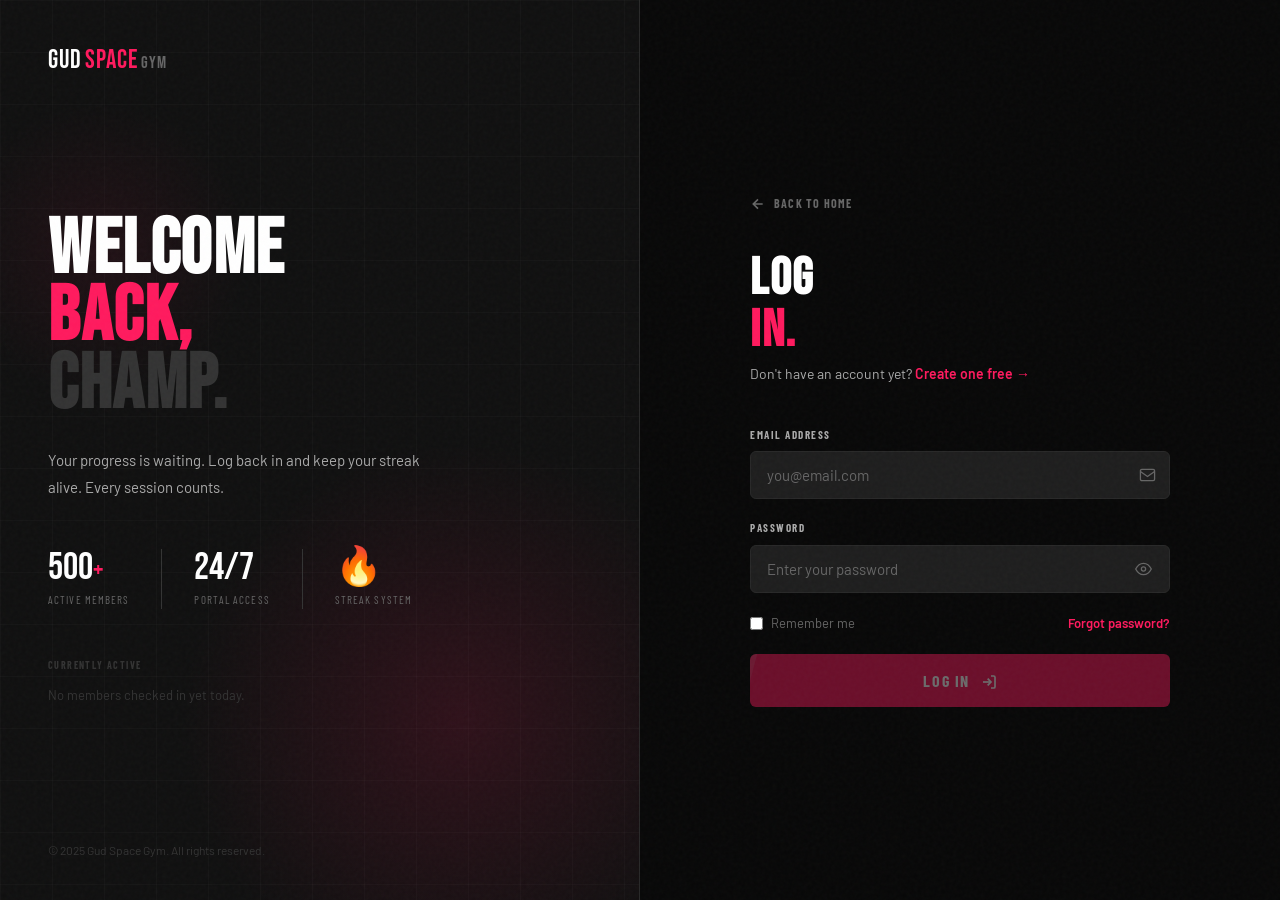
<file: profile.html>
<!DOCTYPE html>
<html lang="en">
<head>
  <meta charset="UTF-8" />
  <meta name="viewport" content="width=device-width, initial-scale=1.0" />
  <title>Edit Profile — GUD SPACE GYM</title>
  <link rel="stylesheet" href="style.css" />
  <link rel="preconnect" href="https://fonts.googleapis.com" />
  <link rel="preconnect" href="https://fonts.gstatic.com" crossorigin />
  <link href="https://fonts.googleapis.com/css2?family=Bebas+Neue&family=Barlow+Condensed:wght@300;400;600;700;800&family=Barlow:wght@300;400;500;600&display=swap" rel="stylesheet" />
  <style>
    *, *::before, *::after { box-sizing: border-box; margin: 0; padding: 0; }

    body {
      background: var(--black);
      color: var(--white);
      font-family: var(--font-body);
      display: flex;
      min-height: 100vh;
      overflow-x: hidden;
      cursor: none;
    }

    /* =================== SIDEBAR =================== */
    .sidebar {
      width: 260px; min-height: 100vh;
      background: rgba(10,10,10,0.97);
      border-right: 1px solid rgba(255,255,255,0.05);
      display: flex; flex-direction: column;
      position: fixed; top: 0; left: 0; bottom: 0;
      z-index: 200;
      transition: transform 0.35s cubic-bezier(0.25, 0.8, 0.25, 1);
      overflow-y: auto;
      backdrop-filter: blur(20px);
    }
    .sidebar::before {
      content: '';
      position: absolute;
      top: 0; left: 0; right: 0;
      height: 300px;
      background: linear-gradient(180deg, rgba(255,26,94,0.06) 0%, transparent 100%);
      pointer-events: none;
    }
    .sidebar::-webkit-scrollbar { width: 0; }
    .sb-logo { padding: 28px 24px 20px; border-bottom: 1px solid rgba(255,255,255,0.05); flex-shrink: 0; position: relative; z-index: 1; }
    .sb-logo-text { font-family: var(--font-display); font-size: 22px; letter-spacing: 0.04em; display: flex; align-items: baseline; gap: 2px; }
    .sb-profile { padding: 24px; border-bottom: 1px solid rgba(255,255,255,0.05); flex-shrink: 0; position: relative; z-index: 1; }
    .sb-avatar-wrap { position: relative; width: 72px; height: 72px; margin-bottom: 14px; }
    .sb-avatar {
      width: 72px; height: 72px; border-radius: 50%;
      background: linear-gradient(135deg, var(--pink), #a0004a);
      display: flex; align-items: center; justify-content: center;
      font-family: var(--font-display); font-size: 30px; color: white;
      border: 2px solid rgba(255,26,94,0.4);
      position: relative; overflow: hidden; cursor: pointer;
      box-shadow: 0 0 30px rgba(255,26,94,0.25);
    }
    .sb-avatar img { width: 100%; height: 100%; object-fit: cover; position: absolute; inset: 0; }
    .sb-avatar-ring { position: absolute; inset: -5px; border-radius: 50%; border: 1.5px solid rgba(255,26,94,0.4); animation: ringPulse 3s ease-in-out infinite; }
    @keyframes ringPulse {
      0%, 100% { opacity: 0.3; transform: scale(1); }
      50%       { opacity: 0.8; transform: scale(1.05); }
    }
    .sb-cam-btn {
      position: absolute; bottom: 0; right: 0;
      width: 24px; height: 24px;
      background: var(--black-4); border: 2px solid var(--black-5);
      border-radius: 50%;
      display: flex; align-items: center; justify-content: center;
      font-size: 11px; cursor: pointer; transition: background 0.2s;
    }
    .sb-cam-btn:hover { background: var(--pink); }
    .sb-name { font-family: var(--font-cond); font-size: 18px; font-weight: 800; letter-spacing: 0.05em; text-transform: uppercase; color: var(--white); }
    .sb-meta { font-size: 12px; color: var(--gray-3); margin-top: 3px; }
    .sb-goal-badge {
      display: inline-flex; align-items: center; gap: 6px;
      background: rgba(255,26,94,0.1); border: 1px solid rgba(255,26,94,0.2);
      border-radius: 4px; padding: 4px 10px;
      font-family: var(--font-cond); font-size: 11px; font-weight: 700;
      letter-spacing: 0.1em; text-transform: uppercase;
      color: var(--pink); margin-top: 10px;
    }
    .sb-nav { flex: 1; padding: 16px 12px; display: flex; flex-direction: column; gap: 2px; position: relative; z-index: 1; }
    .sb-nav-section { font-family: var(--font-cond); font-size: 10px; font-weight: 700; letter-spacing: 0.18em; text-transform: uppercase; color: var(--gray-4); padding: 12px 12px 6px; }
    .sb-nav-link {
      display: flex; align-items: center; gap: 12px;
      padding: 11px 14px; border-radius: var(--radius-sm);
      font-family: var(--font-cond); font-size: 14px; font-weight: 700;
      letter-spacing: 0.05em; text-transform: uppercase;
      color: var(--gray-3); cursor: pointer;
      transition: all 0.2s ease; text-decoration: none;
      position: relative; overflow: hidden;
    }
    .sb-nav-link::before {
      content: ''; position: absolute; inset: 0;
      background: var(--pink); opacity: 0;
      transition: opacity 0.2s; border-radius: var(--radius-sm);
    }
    .sb-nav-link:hover { color: var(--white); }
    .sb-nav-link:hover::before { opacity: 0.08; }
    .sb-nav-link.active { background: rgba(255,26,94,0.1); color: var(--pink); border-left: 3px solid var(--pink); }
    .sb-nav-icon { font-size: 18px; flex-shrink: 0; width: 22px; text-align: center; position: relative; z-index: 1; }
    .sb-nav-link span:last-child { position: relative; z-index: 1; }
    .sb-logout-wrap { padding: 16px 12px; border-top: 1px solid rgba(255,255,255,0.05); flex-shrink: 0; position: relative; z-index: 1; }
    .sb-logout-btn {
      display: flex; align-items: center; gap: 10px;
      width: 100%; padding: 12px 14px; border-radius: var(--radius-sm);
      background: rgba(255,59,48,0.08); border: 1px solid rgba(255,59,48,0.15);
      color: #ff6b6b; font-family: var(--font-cond);
      font-size: 13px; font-weight: 700;
      letter-spacing: 0.08em; text-transform: uppercase;
      cursor: pointer; transition: all 0.2s;
    }
    .sb-logout-btn:hover { background: rgba(255,59,48,0.2); border-color: rgba(255,59,48,0.4); }

    /* =================== LAYOUT =================== */
    .page-main { margin-left: 260px; flex: 1; min-height: 100vh; display: flex; flex-direction: column; }
    .db-topbar {
      position: sticky; top: 0; z-index: 100;
      background: rgba(8,8,8,0.88); backdrop-filter: blur(16px); -webkit-backdrop-filter: blur(16px);
      border-bottom: 1px solid var(--black-5);
      padding: 16px 32px; display: flex; align-items: center;
      justify-content: space-between; gap: 16px;
    }
    .db-date-line {
      font-family: var(--font-cond); font-size: 11px; font-weight: 700;
      letter-spacing: 0.14em; text-transform: uppercase; color: var(--gray-3);
    }
    .db-greeting { font-family: var(--font-display); font-size: 22px; letter-spacing: 0.03em; line-height: 1.1; }
    .db-greeting span { color: var(--pink); }
    .db-topbar-right { display: flex; align-items: center; gap: 16px; }
    .db-menu-btn { display: none; background: none; border: none; color: var(--white); cursor: pointer; padding: 4px; }
    .page-content { padding: 28px 32px; }

    /* =================== CARDS =================== */
    .db-card {
      background: var(--black-3); border: 1px solid var(--black-5);
      border-radius: var(--radius-lg); padding: 24px; transition: border-color 0.2s;
    }
    .db-card:hover { border-color: rgba(255,255,255,0.08); }
    .card-label {
      font-family: var(--font-cond); font-size: 10px; font-weight: 700;
      letter-spacing: 0.16em; text-transform: uppercase;
      color: var(--gray-3); margin-bottom: 14px;
      display: flex; align-items: center; gap: 8px;
    }
    .card-label-dot { width: 6px; height: 6px; border-radius: 50%; background: var(--pink); }
    .view-section-title {
      font-family: var(--font-cond); font-size: 11px; font-weight: 700;
      letter-spacing: 0.2em; text-transform: uppercase;
      color: var(--gray-3); margin: 28px 0 14px;
      display: flex; align-items: center; gap: 10px;
    }
    .view-section-title:first-child { margin-top: 0; }
    .vst-dot { display: inline-block; width: 6px; height: 6px; border-radius: 50%; background: var(--pink); flex-shrink: 0; }

    /* =================== PROFILE LAYOUT =================== */
    .profile-layout {
      display: grid;
      grid-template-columns: 1fr 320px;
      gap: 16px;
      align-items: start;
    }

    /* =================== PHOTO CARD =================== */
    .photo-card { text-align: center; }
    .photo-avatar-wrap {
      position: relative;
      width: 120px; height: 120px;
      margin: 0 auto 16px;
    }
    .photo-avatar {
      width: 120px; height: 120px; border-radius: 50%;
      background: var(--pink);
      display: flex; align-items: center; justify-content: center;
      font-family: var(--font-display); font-size: 52px; color: white;
      border: 4px solid var(--black-5);
      position: relative; overflow: hidden;
    }
    .photo-avatar img { width: 100%; height: 100%; object-fit: cover; position: absolute; inset: 0; }
    .photo-avatar-ring {
      position: absolute; inset: -6px; border-radius: 50%;
      border: 2px solid var(--pink); opacity: 0.4;
      animation: ringPulse 3s ease-in-out infinite;
    }
    .photo-change-btn {
      display: inline-flex; align-items: center; gap: 8px;
      background: var(--black-4); border: 1.5px solid var(--black-5);
      border-radius: var(--radius-sm); padding: 10px 18px;
      font-family: var(--font-cond); font-size: 12px; font-weight: 700;
      letter-spacing: 0.08em; text-transform: uppercase;
      color: var(--gray-2); cursor: pointer; transition: all 0.2s;
      margin-bottom: 20px;
    }
    .photo-change-btn:hover { border-color: var(--pink); color: var(--pink); }

    /* Stats preview */
    .stats-preview { display: flex; flex-direction: column; gap: 8px; }
    .sp-row {
      display: flex; align-items: center; justify-content: space-between;
      background: var(--black-4); border-radius: var(--radius-sm);
      padding: 10px 14px;
    }
    .sp-label {
      font-family: var(--font-cond); font-size: 10px; font-weight: 700;
      letter-spacing: 0.12em; text-transform: uppercase; color: var(--gray-3);
    }
    .sp-value {
      font-family: var(--font-cond); font-size: 14px; font-weight: 800;
      letter-spacing: 0.04em; color: var(--white);
    }
    .sp-value.pink { color: var(--pink); }

    /* =================== FORMS =================== */
    .profile-form { display: flex; flex-direction: column; gap: 14px; }
    .pf-row { display: grid; grid-template-columns: 1fr 1fr; gap: 14px; }
    .pf-field { display: flex; flex-direction: column; gap: 6px; }
    .pf-label {
      font-family: var(--font-cond); font-size: 10px; font-weight: 700;
      letter-spacing: 0.14em; text-transform: uppercase; color: var(--gray-3);
    }
    .pf-input {
      background: var(--black-4); border: 1.5px solid var(--black-5);
      border-radius: var(--radius-sm); padding: 12px 14px;
      color: var(--white); font-family: var(--font-body); font-size: 14px;
      outline: none; transition: border-color 0.2s; width: 100%;
    }
    .pf-input:focus { border-color: var(--pink); }
    select.pf-input { cursor: pointer; }
    .pf-input::placeholder { color: var(--gray-4); }

    /* Save button */
    .save-btn {
      display: flex; align-items: center; justify-content: center; gap: 10px;
      width: 100%; padding: 14px;
      background: var(--pink); color: white; border: none;
      border-radius: var(--radius-sm);
      font-family: var(--font-cond); font-size: 14px; font-weight: 800;
      letter-spacing: 0.1em; text-transform: uppercase;
      cursor: pointer; transition: all 0.2s;
    }
    .save-btn:hover { background: var(--pink-light); transform: translateY(-2px); box-shadow: 0 8px 24px rgba(255,26,94,0.3); }

    /* Divider */
    .form-divider {
      height: 1px; background: var(--black-5); margin: 4px 0;
    }

    /* Password strength */
    .pw-strength-bar {
      height: 4px; border-radius: 4px;
      background: var(--black-5); margin-top: 6px; overflow: hidden;
    }
    .pw-strength-fill {
      height: 100%; border-radius: 4px;
      transition: width 0.3s ease, background 0.3s ease;
      width: 0%;
    }
    .pw-strength-label {
      font-family: var(--font-cond); font-size: 10px; font-weight: 700;
      letter-spacing: 0.1em; text-transform: uppercase;
      color: var(--gray-3); margin-top: 4px;
    }

    /* Danger zone */
    .danger-card { border-color: rgba(255,59,48,0.2) !important; }
    .danger-card:hover { border-color: rgba(255,59,48,0.4) !important; }
    .danger-btn {
      display: flex; align-items: center; gap: 8px;
      padding: 12px 20px; border-radius: var(--radius-sm);
      background: rgba(255,59,48,0.1); border: 1.5px solid rgba(255,59,48,0.25);
      color: #ff6b6b; font-family: var(--font-cond);
      font-size: 13px; font-weight: 700;
      letter-spacing: 0.08em; text-transform: uppercase;
      cursor: pointer; transition: all 0.2s;
    }
    .danger-btn:hover { background: rgba(255,59,48,0.2); border-color: rgba(255,59,48,0.5); }
    .danger-desc {
      font-size: 12px; color: var(--gray-3); margin-bottom: 14px; line-height: 1.6;
    }

    
    .sidebar-overlay { display: none; position: fixed; inset: 0; background: rgba(0,0,0,0.6); z-index: 199; }
    .sidebar-overlay.show { display: block; }

    /* =================== RESPONSIVE =================== */
    @media (max-width: 1100px) {
      .profile-layout { grid-template-columns: 1fr; }
      .photo-card { display: flex; align-items: center; gap: 24px; text-align: left; }
      .photo-avatar-wrap { margin: 0; flex-shrink: 0; }
    }
    @media (max-width: 768px) {
      .sidebar { transform: translateX(-100%); }
      .sidebar.open { transform: translateX(0); box-shadow: 16px 0 60px rgba(0,0,0,0.6); }
      .page-main { margin-left: 0; }
      .db-menu-btn { display: flex; }
      .page-content { padding: 16px; }
      .pf-row { grid-template-columns: 1fr; }
      .photo-card { flex-direction: column; align-items: center; text-align: center; }
    }
  </style>
  <!-- PWA -->
  <link rel="manifest" href="manifest.json">
  <meta name="theme-color" content="#FF1A5E">
  <meta name="mobile-web-app-capable" content="yes">
  <meta name="apple-mobile-web-app-capable" content="yes">
  <meta name="apple-mobile-web-app-status-bar-style" content="black-translucent">
  <meta name="apple-mobile-web-app-title" content="GUD SPACE">
  <link rel="apple-touch-icon" href="icons/icon-192x192.png">
  <link rel="icon" type="image/png" href="icons/icon-192x192.png">
</head>
<body>

  <!-- CUSTOM CURSOR -->
  <div class="cursor" id="cursor"></div>
  <div class="cursor-follower" id="cursorFollower"></div>
  <div class="noise-overlay"></div>

  

  <div class="sidebar-overlay" id="sidebarOverlay" onclick="closeSidebar()"></div>

  <!-- ===================== SIDEBAR ===================== -->
  <aside class="sidebar" id="sidebar">
    <div class="sb-logo">
      <div class="sb-logo-text">
        <span class="logo-gud">GUD</span><span class="logo-space">SPACE</span>
        <span class="logo-gym" style="font-size:15px;color:var(--gray-3)">GYM</span>
      </div>
    </div>

    <div class="sb-profile">
      <div class="sb-avatar-wrap">
        <div class="sb-avatar" id="sbAvatar"><span id="sbAvatarLetter">?</span>
          <img id="sbAvatarImg" src="" alt="" style="display:none;" />
        </div>
        <div class="sb-avatar-ring"></div>
        <div class="sb-cam-btn" onclick="triggerPhotoUpload()" title="Change photo">📷</div>
        <input type="file" id="photoInput" accept="image/*" style="display:none;" onchange="handlePhotoUpload(event)" />
      </div>
      <div class="sb-name" id="sbName">Loading...</div>
      <div class="sb-meta" id="sbMeta">— · — kg · — cm</div>
      <div class="sb-goal-badge" id="sbGoalBadge">🎯 —</div>
    </div>

    <nav class="sb-nav">
      <div class="sb-nav-section">Main</div>
      <a class="sb-nav-link" href="dashboard.html">
        <span class="sb-nav-icon">🏠</span> Home
      </a>
      <a class="sb-nav-link" href="workout.html">
        <span class="sb-nav-icon">🏋️</span> Workout
      </a>
      <a class="sb-nav-link" href="nutrition.html">
        <span class="sb-nav-icon">🍎</span> Nutrition
      </a>

      <div class="sb-nav-section" style="margin-top:8px;">Fitness</div>
      <a class="sb-nav-link" href="progress.html">
        <span class="sb-nav-icon">📈</span> My Progress
      </a>
      <a class="sb-nav-link" href="attendance.html">
        <span class="sb-nav-icon">📅</span> Attendance
      </a>
      <a class="sb-nav-link" href="musclemap.html"><span class="sb-nav-icon">💪</span> Muscle Map</a>

      <div class="sb-nav-section" style="margin-top:8px;">Settings</div>
      <a class="sb-nav-link active" href="profile.html">
        <span class="sb-nav-icon">👤</span> Edit Profile
      </a>
    </nav>

    <div class="sb-logout-wrap">
      <button class="sb-logout-btn" onclick="confirmLogout()">
        <svg width="16" height="16" viewBox="0 0 24 24" fill="none" stroke="currentColor" stroke-width="2.5">
          <path d="M9 21H5a2 2 0 0 1-2-2V5a2 2 0 0 1 2-2h4"/>
          <polyline points="16 17 21 12 16 7"/>
          <line x1="21" y1="12" x2="9" y2="12"/>
        </svg>
        Log Out
      </button>
    </div>
  </aside>

  <!-- ===================== MAIN ===================== -->
  <div class="page-main">

    <div class="db-topbar">
      <div>
        <div class="db-date-line">ACCOUNT SETTINGS</div>
        <div class="db-greeting">👤 <span>Edit Profile</span></div>
      </div>
      <div class="db-topbar-right">
        <button class="db-menu-btn" onclick="openSidebar()">
          <svg width="22" height="22" viewBox="0 0 24 24" fill="none" stroke="currentColor" stroke-width="2">
            <line x1="3" y1="6" x2="21" y2="6"/>
            <line x1="3" y1="12" x2="21" y2="12"/>
            <line x1="3" y1="18" x2="21" y2="18"/>
          </svg>
        </button>
      </div>
    </div>

    <div class="page-content">

      <!-- MAIN PROFILE GRID -->
      <div class="view-section-title"><span class="vst-dot"></span>PERSONAL INFO</div>
      <div class="profile-layout">

        <!-- LEFT: FORMS -->
        <div style="display:flex;flex-direction:column;gap:16px;">

          <!-- Personal Info -->
          <div class="db-card">
            <div class="card-label"><div class="card-label-dot"></div> NAME & IDENTITY</div>
            <div class="profile-form">
              <div class="pf-row">
                <div class="pf-field">
                  <label class="pf-label">First Name</label>
                  <input type="text" class="pf-input" id="pfFirstName" placeholder="e.g. Juan" />
                </div>
                <div class="pf-field">
                  <label class="pf-label">Last Name</label>
                  <input type="text" class="pf-input" id="pfLastName" placeholder="e.g. dela Cruz" />
                </div>
              </div>
              <div class="pf-row">
                <div class="pf-field" style="grid-column:1/-1;">
                  <label class="pf-label">Mobile Number</label>
                  <input type="tel" class="pf-input" id="pfPhone" placeholder="e.g. 09123456789" maxlength="15" />
                </div>
              </div>
              <div class="pf-row">
                <div class="pf-field">
                  <label class="pf-label">Gender</label>
                  <select class="pf-input" id="pfGender">
                    <option value="">Select gender</option>
                    <option value="male">Male</option>
                    <option value="female">Female</option>
                    <option value="non-binary">Non-Binary</option>
                    <option value="prefer-not-to-say">Prefer not to say</option>
                  </select>
                </div>
                <div class="pf-field">
                  <label class="pf-label">Age</label>
                  <input type="number" class="pf-input" id="pfAge" min="10" max="100" placeholder="e.g. 24" />
                </div>
              </div>
            </div>
          </div>

          <!-- Body Stats -->
          <div class="db-card">
            <div class="card-label"><div class="card-label-dot"></div> BODY STATS</div>
            <div class="profile-form">
              <div class="pf-row">
                <div class="pf-field">
                  <label class="pf-label">Weight (kg)</label>
                  <input type="number" class="pf-input" id="pfWeight" min="20" max="300" step="0.1" placeholder="e.g. 70" oninput="livePreview()" />
                </div>
                <div class="pf-field">
                  <label class="pf-label">Height (cm)</label>
                  <input type="number" class="pf-input" id="pfHeight" min="100" max="250" placeholder="e.g. 170" oninput="livePreview()" />
                </div>
              </div>
              <div class="pf-field">
                <label class="pf-label">Fitness Goal</label>
                <select class="pf-input" id="pfGoal" onchange="livePreview()">
                  <option value="">Select goal</option>
                  <option value="build-muscle">Build Muscle</option>
                  <option value="lose-weight">Lose Weight</option>
                  <option value="get-lean">Get Lean</option>
                  <option value="build-strength">Build Strength</option>
                  <option value="get-in-shape">Get in Shape</option>
                  <option value="overall-fitness">Overall Fitness</option>
                </select>
              </div>
              <button class="save-btn" onclick="saveProfile()">
                <svg width="16" height="16" viewBox="0 0 24 24" fill="none" stroke="currentColor" stroke-width="2.5">
                  <path d="M19 21H5a2 2 0 0 1-2-2V5a2 2 0 0 1 2-2h11l5 5v11a2 2 0 0 1-2 2z"/>
                  <polyline points="17 21 17 13 7 13 7 21"/><polyline points="7 3 7 8 15 8"/>
                </svg>
                Save Changes
              </button>
            </div>
          </div>

          <!-- Change Password -->
          <div class="db-card">
            <div class="card-label"><div class="card-label-dot"></div> CHANGE PASSWORD</div>
            <div class="profile-form">
              <div class="pf-field">
                <label class="pf-label">Current Password</label>
                <input type="password" class="pf-input" id="pwCurrent" placeholder="Enter current password" />
              </div>
              <div class="form-divider"></div>
              <div class="pf-field">
                <label class="pf-label">New Password</label>
                <input type="password" class="pf-input" id="pwNew" placeholder="Min. 8 characters" oninput="checkPasswordStrength(this.value)" />
                <div class="pw-strength-bar"><div class="pw-strength-fill" id="pwStrengthFill"></div></div>
                <div class="pw-strength-label" id="pwStrengthLabel">—</div>
              </div>
              <div class="pf-field">
                <label class="pf-label">Confirm New Password</label>
                <input type="password" class="pf-input" id="pwConfirm" placeholder="Repeat new password" />
              </div>
              <button class="save-btn" onclick="changePassword()" style="background:var(--black-4);border:1.5px solid var(--black-5);color:var(--gray-2);">
                <svg width="16" height="16" viewBox="0 0 24 24" fill="none" stroke="currentColor" stroke-width="2.5">
                  <rect x="3" y="11" width="18" height="11" rx="2" ry="2"/>
                  <path d="M7 11V7a5 5 0 0 1 10 0v4"/>
                </svg>
                Update Password
              </button>
            </div>
          </div>

        </div><!-- end left col -->

        <!-- RIGHT: PHOTO + STATS PREVIEW -->
        <div style="display:flex;flex-direction:column;gap:16px;">

          <!-- Photo -->
          <div class="db-card photo-card">
            <div class="card-label"><div class="card-label-dot"></div> PROFILE PHOTO</div>
            <div class="photo-avatar-wrap">
              <div class="photo-avatar" id="photoAvatar">?
                <img id="photoAvatarImg" src="" alt="" style="display:none;" />
              </div>
              <div class="photo-avatar-ring"></div>
            </div>
            <button class="photo-change-btn" onclick="triggerPhotoUpload()">
              📷 Change Photo
            </button>
            <input type="file" id="photoInputMain" accept="image/*" style="display:none;" onchange="handlePhotoUpload(event)" />
            <p style="font-size:11px;color:var(--gray-3);line-height:1.6;">
              Supported formats: JPG, JPEG, PNG, WEBP.<br/>
              Photo is securely uploaded to the cloud.
            </p>
          </div>

          <!-- Live Stats Preview -->
          <div class="db-card">
            <div class="card-label"><div class="card-label-dot"></div> STATS PREVIEW</div>
            <div class="stats-preview">
              <div class="sp-row">
                <span class="sp-label">BMI</span>
                <span class="sp-value pink" id="previewBmi">--</span>
              </div>
              <div class="sp-row">
                <span class="sp-label">Classification</span>
                <span class="sp-value" id="previewBmiClass">--</span>
              </div>
              <div class="sp-row">
                <span class="sp-label">Daily Calories</span>
                <span class="sp-value" id="previewCalories">--</span>
              </div>
              <div class="sp-row">
                <span class="sp-label">Protein Target</span>
                <span class="sp-value" id="previewProtein">--</span>
              </div>
              <div class="sp-row">
                <span class="sp-label">Carbs Target</span>
                <span class="sp-value" id="previewCarbs">--</span>
              </div>
              <div class="sp-row">
                <span class="sp-label">Fat Target</span>
                <span class="sp-value" id="previewFat">--</span>
              </div>
            </div>
          </div>

          <!-- Danger Zone -->
          <div class="db-card danger-card">
            <div class="card-label"><div class="card-label-dot"></div> DANGER ZONE</div>
            <p class="danger-desc">
              Clearing your data will permanently remove all your attendance records,
              weight logs, and progress history. This cannot be undone.
            </p>
            <button class="danger-btn" onclick="clearData()">
              🗑️ Clear My Data
            </button>
          </div>

        </div><!-- end right col -->
      </div><!-- end profile-layout -->

    </div><!-- end page-content -->
  </div><!-- end page-main -->

  <script src="script.js"></script>
  <script src="api.js"></script>
  <script>
    'use strict';

    /* ---- STATE ---- */
    let currentUser         = null;

    /* ---- INIT ---- */
    document.addEventListener('DOMContentLoaded', async () => {
      currentUser = window.GudSpace.requireAuth();
      if (!currentUser) return;
      await fetchAndLoadProfile();
    });

    /* ---- FETCH PROFILE FROM BACKEND ---- */
    async function fetchAndLoadProfile() {
      try {
        const res = await window.GudAPI.getProfile();
        if (res.user) {
          // Merge fresh backend data into currentUser
          currentUser = { ...currentUser, ...res.user };
          window.GudSpace.storage.set('currentUser', currentUser);
        }
      } catch (err) {
        console.warn('Could not fetch profile from server, using cached data.');
      }
      loadSidebar();
      loadForm();
      livePreview();
    }

    /* ---- SIDEBAR ---- */
    function loadSidebar() {
      const u    = currentUser;
      const name = u.name || 'Champ';

      document.getElementById('sbAvatarLetter').textContent = name.charAt(0).toUpperCase();
      document.getElementById('sbName').textContent = name.toUpperCase();

      const genderLabel = { male:'Male', female:'Female', 'non-binary':'Non-Binary', 'prefer-not-to-say':'—' };
      document.getElementById('sbMeta').textContent =
        `${genderLabel[u.gender] || '—'} · ${u.weight || '--'} kg · ${u.height || '--'} cm`;

      const goalMap = {
        'build-strength':'Build Strength', 'lose-weight':'Lose Weight', 'get-lean':'Get Lean',
        'get-in-shape':'Get in Shape', 'build-muscle':'Build Muscle', 'overall-fitness':'Overall Fitness'
      };
      document.getElementById('sbGoalBadge').textContent = '🎯 ' + (goalMap[u.goal] || 'Set Goal');

      // Avatar photo — use Cloudinary URL if available
      const avatarUrl = u.avatar_url || null;
      [document.getElementById('sbAvatarImg'), document.getElementById('photoAvatarImg')].forEach(img => {
        if (avatarUrl) { img.src = avatarUrl; img.style.display = 'block'; }
        else { img.style.display = 'none'; }
      });

      // Large photo avatar initial letter
      const pa = document.getElementById('photoAvatar');
      pa.childNodes[0].textContent = name.charAt(0).toUpperCase();
    }

    /* ---- LOAD FORM ---- */
    function loadForm() {
      const u = currentUser;
      const set = (id, val) => { if (val !== undefined && val !== null) document.getElementById(id).value = val; };

      // Backend uses a single 'name' field — split for first/last display
      const parts = (u.name || '').split(' ');
      set('pfFirstName', parts[0] || '');
      set('pfLastName',  parts.slice(1).join(' ') || '');
      set('pfGender',    u.gender);
      set('pfAge',       u.age);
      set('pfWeight',    u.weight);
      set('pfHeight',    u.height);
      set('pfGoal',      u.goal);
      set('pfPhone',     u.phone);
    }

    /* ---- LIVE PREVIEW ---- */
    function livePreview() {
      const w = parseFloat(document.getElementById('pfWeight').value);
      const h = parseFloat(document.getElementById('pfHeight').value);
      const a = parseInt(document.getElementById('pfAge')?.value);
      const g = document.getElementById('pfGender')?.value;

      if (w && h) {
        const bmiResult = window.GudSpace.calculateBMI(w, h);
        document.getElementById('previewBmi').textContent      = bmiResult.bmi;
        document.getElementById('previewBmiClass').textContent = bmiResult.classification;

        if (a && g) {
          const nut = window.GudSpace.calculateNutrition({ gender: g, age: a, weightKg: w, heightCm: h });
          document.getElementById('previewCalories').textContent = nut.tdee + ' kcal';
          document.getElementById('previewProtein').textContent  = nut.protein + 'g';
          document.getElementById('previewCarbs').textContent    = nut.carbs + 'g';
          document.getElementById('previewFat').textContent      = nut.fat + 'g';
        }
      } else {
        ['previewBmi','previewBmiClass','previewCalories','previewProtein','previewCarbs','previewFat']
          .forEach(id => document.getElementById(id).textContent = '--');
      }
    }

    /* ---- SAVE PROFILE ---- */
    async function saveProfile() {
      const get = id => document.getElementById(id)?.value?.trim();

      const firstName = get('pfFirstName');
      const lastName  = get('pfLastName');
      const gender    = get('pfGender');
      const age       = parseInt(get('pfAge'));
      const weight    = parseFloat(get('pfWeight'));
      const height    = parseFloat(get('pfHeight'));
      const goal      = get('pfGoal');
      const phone     = get('pfPhone');

      const name = [firstName, lastName].filter(Boolean).join(' ');

      const btn = document.querySelector('.save-btn');
      btn.disabled = true;
      btn.textContent = 'Saving...';

      try {
        const res = await window.GudAPI.updateProfile({
          name, gender, age, weight, height, goal, phone
        });

        if (res.error) {
          window.GudSpace.showToast(res.error, '❌');
        } else {
          // Update local cache with fresh data from backend
          currentUser = { ...currentUser, ...res.user };
          window.GudSpace.storage.set('currentUser', currentUser);
          loadSidebar();
          window.GudSpace.showToast('Profile updated! 💪', '✅');
        }
      } catch (err) {
        window.GudSpace.showToast('Failed to save. Check your connection.', '❌');
      }

      btn.disabled = false;
      btn.innerHTML = `<svg width="16" height="16" viewBox="0 0 24 24" fill="none" stroke="currentColor" stroke-width="2.5">
        <path d="M19 21H5a2 2 0 0 1-2-2V5a2 2 0 0 1 2-2h11l5 5v11a2 2 0 0 1-2 2z"/>
        <polyline points="17 21 17 13 7 13 7 21"/><polyline points="7 3 7 8 15 8"/>
      </svg> Save Changes`;
    }

    /* ---- CHANGE PASSWORD ---- */
    async function changePassword() {
      const current = document.getElementById('pwCurrent').value;
      const newPw   = document.getElementById('pwNew').value;
      const confirm = document.getElementById('pwConfirm').value;

      if (!current || !newPw || !confirm) {
        window.GudSpace.showToast('Fill in all password fields.', '⚠️'); return;
      }
      if (newPw !== confirm) {
        window.GudSpace.showToast('New passwords do not match.', '❌'); return;
      }
      const strength = window.GudSpace.validatePassword(newPw);
      if (strength.score < 2) {
        window.GudSpace.showToast('Password is too weak. Add uppercase, numbers, or symbols.', '⚠️'); return;
      }

      try {
        // Backend verifies current password and updates it
        const res = await window.GudAPI.updateProfile({ current_password: current, new_password: newPw });

        if (res.error) {
          window.GudSpace.showToast(res.error, '❌');
        } else {
          document.getElementById('pwCurrent').value = '';
          document.getElementById('pwNew').value     = '';
          document.getElementById('pwConfirm').value = '';
          document.getElementById('pwStrengthFill').style.width = '0%';
          document.getElementById('pwStrengthLabel').textContent = '—';
          window.GudSpace.showToast('Password updated successfully! 🔒', '✅');
        }
      } catch (err) {
        window.GudSpace.showToast('Failed to update password. Check your connection.', '❌');
      }
    }

    /* ---- PASSWORD STRENGTH ---- */
    function checkPasswordStrength(pw) {
      const result = window.GudSpace.validatePassword(pw);
      const fill   = document.getElementById('pwStrengthFill');
      const label  = document.getElementById('pwStrengthLabel');
      const levels = [
        { pct:'0%',   color:'transparent', text:'—'      },
        { pct:'25%',  color:'#ff6b6b',     text:'Weak'   },
        { pct:'50%',  color:'#fdcb6e',     text:'Fair'   },
        { pct:'75%',  color:'#74b9ff',     text:'Good'   },
        { pct:'100%', color:'#2ed573',     text:'Strong' },
      ];
      const lvl = levels[result.score] || levels[0];
      fill.style.width      = lvl.pct;
      fill.style.background = lvl.color;
      label.textContent     = lvl.text;
      label.style.color     = lvl.color;
    }

    /* ---- PHOTO UPLOAD → CLOUDINARY VIA BACKEND ---- */
    function triggerPhotoUpload() {
      document.getElementById('photoInputMain').click();
    }

    async function handlePhotoUpload(e) {
      const file = e.target.files[0];
      if (!file) return;

      // Show preview immediately while uploading
      const reader = new FileReader();
      reader.onload = ev => {
        [document.getElementById('sbAvatarImg'), document.getElementById('photoAvatarImg')].forEach(img => {
          img.src = ev.target.result; img.style.display = 'block';
        });
      };
      reader.readAsDataURL(file);

      window.GudSpace.showToast('Uploading photo...', '⏳', 8000);

      try {
        const formData = new FormData();
        formData.append('avatar', file);

        const res = await window.GudAPI.uploadAvatar(formData);

        if (res.error) {
          window.GudSpace.showToast(res.error, '❌');
        } else {
          // Update local cache with Cloudinary URL
          currentUser.avatar_url = res.avatar_url;
          window.GudSpace.storage.set('currentUser', currentUser);
          // Set the final Cloudinary URL on avatars
          [document.getElementById('sbAvatarImg'), document.getElementById('photoAvatarImg')].forEach(img => {
            img.src = res.avatar_url; img.style.display = 'block';
          });
          window.GudSpace.showToast('Profile photo updated! 📸', '✅');
        }
      } catch (err) {
        window.GudSpace.showToast('Photo upload failed. Try again.', '❌');
      }
    }

    /* ---- CLEAR DATA ---- */
    function clearData() {
      if (!confirm('Are you sure? This will permanently delete all your attendance, weight logs, and progress. This cannot be undone.')) return;
      // Note: clears local cache only — backend data managed by admin
      window.GudSpace.showToast('Local data cleared.', '🗑️');
    }

    /* ---- SIDEBAR MOBILE ---- */
    function openSidebar() {
      document.getElementById('sidebar').classList.add('open');
      document.getElementById('sidebarOverlay').classList.add('show');
    }
    function closeSidebar() {
      document.getElementById('sidebar').classList.remove('open');
      document.getElementById('sidebarOverlay').classList.remove('show');
    }

    /* ---- LOGOUT ---- */
    function confirmLogout() {
      if (confirm('Are you sure you want to log out?')) window.GudSpace.logout();
    }
  </script>
  <script src="kots.js"></script>
  <!-- Service Worker Registration -->
  <script>
    if ('serviceWorker' in navigator) {
      window.addEventListener('load', () => {
        navigator.serviceWorker.register('sw.js')
          .catch(err => console.log('SW registration failed:', err));
      });
    }
  </script>
</body>
</html>
</file>
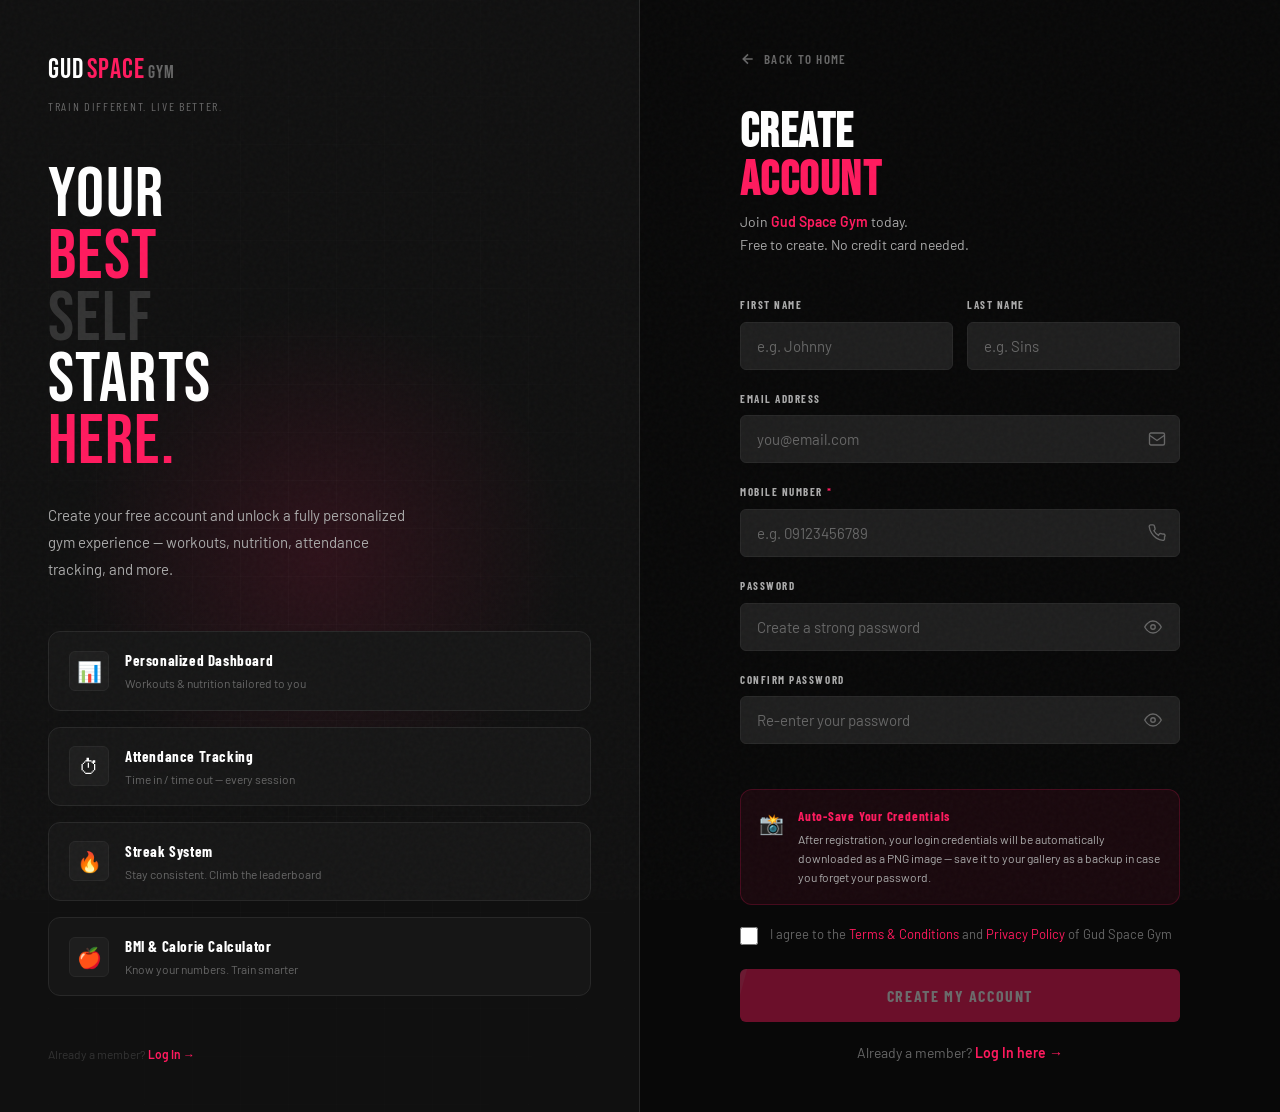
<file: register.html>
<!DOCTYPE html>
<html lang="en">
<head>
  <meta charset="UTF-8" />
  <meta name="viewport" content="width=device-width, initial-scale=1.0" />
  <title>Create Account — GUD SPACE GYM</title>
  <link rel="stylesheet" href="style.css" />
  <link rel="preconnect" href="https://fonts.googleapis.com" />
  <link rel="preconnect" href="https://fonts.gstatic.com" crossorigin />
  <link href="https://fonts.googleapis.com/css2?family=Bebas+Neue&family=Barlow+Condensed:wght@300;400;600;700;800&family=Barlow:wght@300;400;500;600&display=swap" rel="stylesheet" />
  <style>
    /* ===== REGISTER PAGE SPECIFIC STYLES ===== */
    .register-layout {
      min-height: 100vh;
      display: grid;
      grid-template-columns: 1fr 1fr;
      position: relative;
    }

    /* === LEFT PANEL (brand side) === */
    .register-brand {
      background: var(--black-2);
      border-right: 1px solid var(--black-5);
      display: flex;
      flex-direction: column;
      justify-content: space-between;
      padding: 48px;
      position: relative;
      overflow: hidden;
    }
    .brand-bg-grid {
      position: absolute;
      inset: 0;
      background-image:
        linear-gradient(rgba(255,255,255,0.02) 1px, transparent 1px),
        linear-gradient(90deg, rgba(255,255,255,0.02) 1px, transparent 1px);
      background-size: 48px 48px;
      mask-image: radial-gradient(ellipse 80% 80% at 50% 50%, black, transparent);
      pointer-events: none;
    }
    .brand-glow {
      position: absolute;
      width: 500px; height: 500px;
      background: radial-gradient(circle, rgba(255,26,94,0.12) 0%, transparent 70%);
      top: 50%; left: 50%;
      transform: translate(-50%, -50%);
      pointer-events: none;
    }
    .brand-top {
      position: relative;
      z-index: 2;
    }
    .brand-logo {
      font-family: var(--font-display);
      font-size: 28px;
      letter-spacing: 0.04em;
      display: flex;
      align-items: baseline;
      gap: 3px;
      margin-bottom: 4px;
    }
    .brand-logo a { display: contents; }
    .brand-tagline {
      font-family: var(--font-cond);
      font-size: 12px;
      letter-spacing: 0.14em;
      text-transform: uppercase;
      color: var(--gray-3);
    }
    .brand-center {
      position: relative;
      z-index: 2;
      flex: 1;
      display: flex;
      flex-direction: column;
      justify-content: center;
    }
    .brand-headline {
      font-family: var(--font-display);
      font-size: clamp(52px, 5.5vw, 88px);
      line-height: 0.88;
      letter-spacing: 0.02em;
      margin-bottom: 28px;
    }
    .brand-headline .line-pink { color: var(--pink); }
    .brand-headline .line-dim  { color: var(--gray-4); }
    .brand-desc {
      font-size: 15px;
      color: var(--gray-2);
      line-height: 1.8;
      max-width: 380px;
      margin-bottom: 48px;
    }

    /* Perks list */
    .perks-list {
      display: flex;
      flex-direction: column;
      gap: 16px;
    }
    .perk-item {
      display: flex;
      align-items: center;
      gap: 16px;
      background: var(--black-3);
      border: 1px solid var(--black-5);
      border-radius: var(--radius-md);
      padding: 16px 20px;
      opacity: 0;
      transform: translateX(-20px);
      animation: perkSlideIn 0.5s ease forwards;
    }
    .perk-item:nth-child(1) { animation-delay: 0.1s; }
    .perk-item:nth-child(2) { animation-delay: 0.25s; }
    .perk-item:nth-child(3) { animation-delay: 0.4s; }
    .perk-item:nth-child(4) { animation-delay: 0.55s; }
    @keyframes perkSlideIn {
      to { opacity: 1; transform: translateX(0); }
    }
    .perk-icon {
      width: 40px; height: 40px;
      background: var(--black-4);
      border-radius: var(--radius-sm);
      display: flex; align-items: center; justify-content: center;
      font-size: 20px;
      flex-shrink: 0;
      border: 1px solid var(--black-5);
    }
    .perk-title {
      font-family: var(--font-cond);
      font-size: 15px;
      font-weight: 700;
      letter-spacing: 0.04em;
      color: var(--white);
    }
    .perk-sub {
      font-size: 12px;
      color: var(--gray-3);
      margin-top: 2px;
    }

    .brand-bottom {
      position: relative;
      z-index: 2;
      font-size: 12px;
      color: var(--gray-4);
    }

    /* === RIGHT PANEL (form side) === */
    .register-form-panel {
      background: var(--black);
      display: flex;
      align-items: center;
      justify-content: center;
      padding: 48px 60px;
      position: relative;
      overflow-y: auto;
    }
    .register-form-inner {
      width: 100%;
      max-width: 440px;
    }
    .register-back {
      display: inline-flex;
      align-items: center;
      gap: 8px;
      font-family: var(--font-cond);
      font-size: 13px;
      font-weight: 600;
      letter-spacing: 0.1em;
      text-transform: uppercase;
      color: var(--gray-3);
      margin-bottom: 40px;
      transition: color var(--transition-fast);
    }
    .register-back:hover { color: var(--pink); }
    .register-back svg { transition: transform var(--transition-fast); }
    .register-back:hover svg { transform: translateX(-4px); }

    .register-title {
      font-family: var(--font-display);
      font-size: 48px;
      letter-spacing: 0.03em;
      line-height: 1;
      margin-bottom: 6px;
    }
    .register-sub {
      font-size: 14px;
      color: var(--gray-2);
      margin-bottom: 40px;
      line-height: 1.6;
    }
    .register-sub span { color: var(--pink); font-weight: 600; }

    /* Form rows */
    .form-row-2 {
      display: grid;
      grid-template-columns: 1fr 1fr;
      gap: 14px;
    }

    /* Password field */
    .pw-toggle {
      position: absolute;
      right: 14px; top: 50%;
      transform: translateY(-50%);
      background: none;
      border: none;
      color: var(--gray-3);
      cursor: pointer;
      padding: 4px;
      display: flex;
      align-items: center;
      transition: color var(--transition-fast);
      line-height: 1;
    }
    .pw-toggle:hover { color: var(--pink); }

    /* Strength meter */
    .strength-wrap { margin-top: 10px; }
    .strength-bars {
      display: flex;
      gap: 5px;
      margin-bottom: 6px;
    }
    .strength-bar {
      flex: 1; height: 3px;
      background: var(--black-5);
      border-radius: 2px;
      transition: background 0.35s ease;
    }
    .strength-bar.weak   { background: #ff4757; }
    .strength-bar.medium { background: #ffa502; }
    .strength-bar.strong { background: #2ed573; }
    .strength-label {
      font-family: var(--font-cond);
      font-size: 12px;
      letter-spacing: 0.08em;
      color: var(--gray-3);
      transition: color 0.3s;
    }
    .strength-label.s-weak   { color: #ff4757; }
    .strength-label.s-medium { color: #ffa502; }
    .strength-label.s-strong { color: #2ed573; }

    /* Requirements */
    .req-grid {
      display: grid;
      grid-template-columns: 1fr 1fr;
      gap: 8px;
      margin-top: 12px;
    }
    .req-item {
      display: flex;
      align-items: center;
      gap: 7px;
      font-size: 12px;
      color: var(--gray-3);
      transition: color 0.25s;
    }
    .req-item.met { color: #2ed573; }
    .req-dot {
      width: 16px; height: 16px;
      border-radius: 50%;
      border: 1.5px solid var(--gray-4);
      display: flex; align-items: center; justify-content: center;
      font-size: 9px;
      flex-shrink: 0;
      transition: border-color 0.25s, background 0.25s;
    }
    .req-item.met .req-dot {
      background: #2ed573;
      border-color: #2ed573;
      color: var(--black);
    }

    /* Match indicator */
    .match-indicator {
      font-size: 12px;
      margin-top: 7px;
      display: flex;
      align-items: center;
      gap: 6px;
      color: var(--gray-3);
      min-height: 18px;
    }
    .match-indicator.match   { color: #2ed573; }
    .match-indicator.nomatch { color: #ff4757; }

    /* Screenshot info box */
    .screenshot-info {
      background: rgba(255, 26, 94, 0.07);
      border: 1px solid rgba(255, 26, 94, 0.2);
      border-radius: var(--radius-md);
      padding: 16px 18px;
      margin-top: 20px;
      display: flex;
      gap: 14px;
      align-items: flex-start;
    }
    .si-icon { font-size: 20px; flex-shrink: 0; margin-top: 1px; }
    .si-title {
      font-family: var(--font-cond);
      font-size: 13px;
      font-weight: 700;
      letter-spacing: 0.06em;
      color: var(--pink);
      margin-bottom: 3px;
    }
    .si-desc { font-size: 12px; color: var(--gray-2); line-height: 1.6; }

    /* Terms */
    .terms-check {
      display: flex;
      align-items: flex-start;
      gap: 12px;
      margin-top: 20px;
    }
    .terms-check input[type="checkbox"] {
      width: 18px; height: 18px;
      accent-color: var(--pink);
      margin-top: 2px;
      flex-shrink: 0;
      cursor: pointer;
    }
    .terms-text {
      font-size: 13px;
      color: var(--gray-3);
      line-height: 1.5;
    }
    .terms-text a { color: var(--pink); }

    /* Submit button state */
    .register-btn {
      width: 100%;
      background: var(--pink);
      color: var(--white);
      font-family: var(--font-cond);
      font-size: 16px;
      font-weight: 700;
      letter-spacing: 0.1em;
      text-transform: uppercase;
      padding: 17px;
      border-radius: var(--radius-sm);
      border: none;
      cursor: pointer;
      transition: all var(--transition);
      margin-top: 24px;
      position: relative;
      overflow: hidden;
      display: flex;
      align-items: center;
      justify-content: center;
      gap: 10px;
    }
    .register-btn::before {
      content: '';
      position: absolute; inset: 0;
      background: rgba(255,255,255,0.12);
      transform: translateX(-100%) skewX(-15deg);
      transition: transform 0.4s ease;
    }
    .register-btn:hover:not(:disabled)::before { transform: translateX(100%) skewX(-15deg); }
    .register-btn:hover:not(:disabled) {
      background: var(--pink-light);
      transform: translateY(-2px);
      box-shadow: 0 12px 40px rgba(255, 26, 94, 0.35);
    }
    .register-btn:disabled {
      opacity: 0.4;
      cursor: not-allowed;
      transform: none;
    }
    .btn-spinner {
      display: none;
      width: 18px; height: 18px;
      border: 2px solid rgba(255,255,255,0.3);
      border-top-color: white;
      border-radius: 50%;
      animation: spin 0.7s linear infinite;
    }
    .register-btn.loading .btn-text { display: none; }
    .register-btn.loading .btn-spinner { display: block; }
    @keyframes spin {
      to { transform: rotate(360deg); }
    }

    /* Success screen */
    .success-screen {
      display: none;
      flex-direction: column;
      align-items: center;
      justify-content: center;
      text-align: center;
      padding: 40px 0;
      animation: fadeInUp 0.5s ease;
    }
    .success-screen.show { display: flex; }
    .success-ring {
      width: 100px; height: 100px;
      border-radius: 50%;
      background: rgba(255, 26, 94, 0.1);
      border: 2px solid var(--pink);
      display: flex; align-items: center; justify-content: center;
      font-size: 44px;
      margin-bottom: 28px;
      animation: successPulse 1.5s ease infinite;
    }
    @keyframes successPulse {
      0%, 100% { box-shadow: 0 0 0 0 rgba(255,26,94,0.3); }
      50% { box-shadow: 0 0 0 20px rgba(255,26,94,0); }
    }
    .success-title {
      font-family: var(--font-display);
      font-size: 42px;
      letter-spacing: 0.03em;
      margin-bottom: 12px;
    }
    .success-sub {
      font-size: 14px;
      color: var(--gray-2);
      line-height: 1.7;
      max-width: 320px;
      margin-bottom: 32px;
    }
    .success-actions { display: flex; flex-direction: column; gap: 12px; width: 100%; }

    @keyframes fadeInUp {
      from { opacity: 0; transform: translateY(20px); }
      to   { opacity: 1; transform: translateY(0); }
    }

    /* Floating particles */
    .particle {
      position: absolute;
      pointer-events: none;
      border-radius: 50%;
      animation: particleFloat linear infinite;
      opacity: 0;
    }
    @keyframes particleFloat {
      0%   { transform: translateY(100vh) scale(0); opacity: 0; }
      10%  { opacity: 0.4; }
      90%  { opacity: 0.2; }
      100% { transform: translateY(-100px) scale(1); opacity: 0; }
    }

    /* Responsive */
    @media (max-width: 900px) {
      .register-layout { grid-template-columns: 1fr; }
      .register-brand { display: none; }
      .register-form-panel { padding: 40px 24px; }
    }
  </style>
  <!-- PWA -->
  <link rel="manifest" href="manifest.json">
  <meta name="theme-color" content="#FF1A5E">
  <meta name="mobile-web-app-capable" content="yes">
  <meta name="apple-mobile-web-app-capable" content="yes">
  <meta name="apple-mobile-web-app-status-bar-style" content="black-translucent">
  <meta name="apple-mobile-web-app-title" content="GUD SPACE">
  <link rel="apple-touch-icon" href="icons/icon-192x192.png">
  <link rel="icon" type="image/png" href="icons/icon-192x192.png">
</head>
<body>

  <!-- CUSTOM CURSOR -->
  <div class="cursor" id="cursor"></div>
  <div class="cursor-follower" id="cursorFollower"></div>

  <!-- NOISE OVERLAY -->
  <div class="noise-overlay"></div>

  <div class="register-layout">

    <!-- ======== LEFT: BRAND PANEL ======== -->
    <aside class="register-brand">
      <div class="brand-bg-grid"></div>
      <div class="brand-glow"></div>

      <div class="brand-top">
        <div class="brand-logo">
          <a href="index.html">
            <span class="logo-gud">GUD</span><span class="logo-space">SPACE</span><span class="logo-gym">GYM</span>
          </a>
        </div>
        <div class="brand-tagline">Train Different. Live Better.</div>
      </div>

      <div class="brand-center">
        <div class="brand-headline">
          <div>YOUR</div>
          <div class="line-pink">BEST</div>
          <div class="line-dim">SELF</div>
          <div>STARTS</div>
          <div class="line-pink">HERE.</div>
        </div>
        <p class="brand-desc">
          Create your free account and unlock a fully personalized gym experience — workouts, nutrition, attendance tracking, and more.
        </p>

        <div class="perks-list">
          <div class="perk-item">
            <div class="perk-icon">📊</div>
            <div>
              <div class="perk-title">Personalized Dashboard</div>
              <div class="perk-sub">Workouts & nutrition tailored to you</div>
            </div>
          </div>
          <div class="perk-item">
            <div class="perk-icon">⏱</div>
            <div>
              <div class="perk-title">Attendance Tracking</div>
              <div class="perk-sub">Time in / time out — every session</div>
            </div>
          </div>
          <div class="perk-item">
            <div class="perk-icon">🔥</div>
            <div>
              <div class="perk-title">Streak System</div>
              <div class="perk-sub">Stay consistent. Climb the leaderboard</div>
            </div>
          </div>
          <div class="perk-item">
            <div class="perk-icon">🍎</div>
            <div>
              <div class="perk-title">BMI & Calorie Calculator</div>
              <div class="perk-sub">Know your numbers. Train smarter</div>
            </div>
          </div>
        </div>
      </div>

      <div class="brand-bottom">
        Already a member? <a href="login.html" style="color: var(--pink); font-weight:600;">Log In →</a>
      </div>
    </aside>

    <!-- ======== RIGHT: FORM PANEL ======== -->
    <main class="register-form-panel" id="formPanel">
      <div class="register-form-inner">

        <a href="index.html" class="register-back">
          <svg width="16" height="16" viewBox="0 0 24 24" fill="none" stroke="currentColor" stroke-width="2.5">
            <path d="M19 12H5M12 19l-7-7 7-7"/>
          </svg>
          Back to Home
        </a>

        <!-- FORM VIEW -->
        <div id="formView">
          <h1 class="register-title">CREATE<br /><span style="color:var(--pink)">ACCOUNT</span></h1>
          <p class="register-sub">
            Join <span>Gud Space Gym</span> today.<br />Free to create. No credit card needed.
          </p>

          <form id="registerForm" novalidate autocomplete="off">

            <!-- Name row -->
            <div class="form-row-2">
              <div class="form-group">
                <label class="form-label" for="firstName">First Name</label>
                <input
                  class="form-input" type="text" id="firstName"
                  placeholder="e.g. Johnny" autocomplete="given-name"
                />
                <div class="form-error" id="err-firstName"></div>
              </div>
              <div class="form-group">
                <label class="form-label" for="lastName">Last Name</label>
                <input
                  class="form-input" type="text" id="lastName"
                  placeholder="e.g. Sins" autocomplete="family-name"
                />
                <div class="form-error" id="err-lastName"></div>
              </div>
            </div>

            <!-- Email -->
            <div class="form-group">
              <label class="form-label" for="email">Email Address</label>
              <div class="form-input-wrap">
                <input
                  class="form-input" type="email" id="email"
                  placeholder="you@email.com" autocomplete="email"
                  style="padding-right: 44px;"
                />
                <span class="form-input-icon" id="emailIcon">
                  <svg width="18" height="18" viewBox="0 0 24 24" fill="none" stroke="currentColor" stroke-width="1.8">
                    <rect x="2" y="4" width="20" height="16" rx="2"/>
                    <path d="m2 7 10 7 10-7"/>
                  </svg>
                </span>
              </div>
              <div class="form-error" id="err-email"></div>
            </div>

            <!-- Phone -->
            <div class="form-group">
              <label class="form-label" for="phone">Mobile Number <span style="color:var(--pink)">*</span></label>
              <div class="form-input-wrap">
                <input
                  class="form-input" type="tel" id="phone"
                  placeholder="e.g. 09123456789"
                  autocomplete="tel"
                  maxlength="15"
                />
                <span class="form-input-icon" id="phoneIcon">
                  <svg width="18" height="18" viewBox="0 0 24 24" fill="none" stroke="currentColor" stroke-width="1.8">
                    <path d="M22 16.92v3a2 2 0 0 1-2.18 2 19.79 19.79 0 0 1-8.63-3.07A19.5 19.5 0 0 1 4.69 12 19.79 19.79 0 0 1 1.61 3.38 2 2 0 0 1 3.6 1.21h3a2 2 0 0 1 2 1.72 12.84 12.84 0 0 0 .7 2.81 2 2 0 0 1-.45 2.11L7.91 9a16 16 0 0 0 6.1 6.1l1.15-1.84a2 2 0 0 1 2.11-.45 12.84 12.84 0 0 0 2.81.7A2 2 0 0 1 22 16.92z"/>
                  </svg>
                </span>
              </div>
              <div class="form-error" id="err-phone"></div>
            </div>

            <!-- Password -->
            <div class="form-group">
              <label class="form-label" for="password">Password</label>
              <div class="form-input-wrap">
                <input
                  class="form-input" type="password" id="password"
                  placeholder="Create a strong password"
                  style="padding-right: 44px;"
                  autocomplete="new-password"
                />
                <button type="button" class="pw-toggle" id="togglePw" aria-label="Show password">
                  <svg id="eyeIcon" width="18" height="18" viewBox="0 0 24 24" fill="none" stroke="currentColor" stroke-width="1.8">
                    <path d="M1 12s4-8 11-8 11 8 11 8-4 8-11 8-11-8-11-8z"/>
                    <circle cx="12" cy="12" r="3"/>
                  </svg>
                </button>
              </div>

              <!-- Strength meter -->
              <div class="strength-wrap" id="strengthWrap" style="display:none;">
                <div class="strength-bars">
                  <div class="strength-bar" id="sb1"></div>
                  <div class="strength-bar" id="sb2"></div>
                  <div class="strength-bar" id="sb3"></div>
                  <div class="strength-bar" id="sb4"></div>
                </div>
                <div class="strength-label" id="strengthLabel">Type your password</div>
              </div>

              <!-- Requirements -->
              <div class="req-grid" id="reqGrid" style="display:none;">
                <div class="req-item" id="req-length">
                  <div class="req-dot">✓</div>
                  <span>8+ characters</span>
                </div>
                <div class="req-item" id="req-upper">
                  <div class="req-dot">✓</div>
                  <span>Uppercase letter</span>
                </div>
                <div class="req-item" id="req-number">
                  <div class="req-dot">✓</div>
                  <span>Number (0–9)</span>
                </div>
                <div class="req-item" id="req-special">
                  <div class="req-dot">✓</div>
                  <span>Special character</span>
                </div>
              </div>
              <div class="form-error" id="err-password"></div>
            </div>

            <!-- Confirm Password -->
            <div class="form-group">
              <label class="form-label" for="confirmPassword">Confirm Password</label>
              <div class="form-input-wrap">
                <input
                  class="form-input" type="password" id="confirmPassword"
                  placeholder="Re-enter your password"
                  style="padding-right: 44px;"
                  autocomplete="new-password"
                />
                <button type="button" class="pw-toggle" id="toggleConfirmPw" aria-label="Show confirm password">
                  <svg width="18" height="18" viewBox="0 0 24 24" fill="none" stroke="currentColor" stroke-width="1.8">
                    <path d="M1 12s4-8 11-8 11 8 11 8-4 8-11 8-11-8-11-8z"/>
                    <circle cx="12" cy="12" r="3"/>
                  </svg>
                </button>
              </div>
              <div class="match-indicator" id="matchIndicator"></div>
              <div class="form-error" id="err-confirm"></div>
            </div>

            <!-- Screenshot info -->
            <div class="screenshot-info">
              <span class="si-icon">📸</span>
              <div>
                <div class="si-title">Auto-Save Your Credentials</div>
                <div class="si-desc">
                  After registration, your login credentials will be automatically downloaded as a PNG image — save it to your gallery as a backup in case you forget your password.
                </div>
              </div>
            </div>

            <!-- Terms -->
            <div class="terms-check">
              <input type="checkbox" id="agreeTerms" />
              <label for="agreeTerms" class="terms-text">
                I agree to the <a href="#">Terms & Conditions</a> and <a href="#">Privacy Policy</a> of Gud Space Gym
              </label>
            </div>

            <!-- Submit — shown only after OTP verified -->
            <button type="submit" class="register-btn" id="registerBtn" disabled>
              <span class="btn-text">Create My Account</span>
              <div class="btn-spinner"></div>
            </button>

            <p class="auth-footer" style="margin-top:20px;">
              Already a member? <a href="login.html">Log In here →</a>
            </p>

          </form>

        </div><!-- end #formView -->

        <!-- SUCCESS VIEW -->
        <div class="success-screen" id="successScreen">
          <div class="success-ring">🎉</div>
          <h2 class="success-title">YOU'RE<br /><span style="color:var(--pink)">IN!</span></h2>
          <p class="success-sub" id="successMsg">
            Welcome to Gud Space Gym! Your account has been created successfully.
            Your credentials have been downloaded — save it to your gallery.
          </p>
          <div class="success-actions">
            <button class="register-btn" id="goOnboardingBtn" style="margin-top:0;">
              <span class="btn-text">Build My Plan →</span>
            </button>
            <p style="font-size:12px; color:var(--gray-3); text-align:center; margin-top:4px;">
              Next: Set up your fitness goals & preferences
            </p>
          </div>
        </div>

      </div><!-- end .register-form-inner -->
    </main>

  </div><!-- end .register-layout -->

  <!-- Floating particles container -->
  <div id="particles" style="position:fixed;inset:0;pointer-events:none;z-index:9000;overflow:hidden;"></div>

  <script src="script.js"></script>
  <script src="api.js"></script>
  <script>
    /* ====================================================
       REGISTER PAGE LOGIC
    ==================================================== */

    /* -- Redirect if already logged in -- */
    window.GudSpace.redirectIfLoggedIn('dashboard.html');

    /* -- Toggle password visibility -- */
    function initTogglePw(inputId, btnId) {
      const input = document.getElementById(inputId);
      const btn   = document.getElementById(btnId);
      if (!input || !btn) return;

      const eyeOpen = `<svg width="18" height="18" viewBox="0 0 24 24" fill="none" stroke="currentColor" stroke-width="1.8">
        <path d="M1 12s4-8 11-8 11 8 11 8-4 8-11 8-11-8-11-8z"/>
        <circle cx="12" cy="12" r="3"/>
      </svg>`;
      const eyeClosed = `<svg width="18" height="18" viewBox="0 0 24 24" fill="none" stroke="currentColor" stroke-width="1.8">
        <path d="M17.94 17.94A10.07 10.07 0 0 1 12 20c-7 0-11-8-11-8a18.45 18.45 0 0 1 5.06-5.94"/>
        <path d="M9.9 4.24A9.12 9.12 0 0 1 12 4c7 0 11 8 11 8a18.5 18.5 0 0 1-2.16 3.19"/>
        <line x1="1" y1="1" x2="23" y2="23"/>
      </svg>`;

      btn.addEventListener('click', () => {
        const isHidden = input.type === 'password';
        input.type = isHidden ? 'text' : 'password';
        btn.innerHTML = isHidden ? eyeClosed : eyeOpen;
      });
    }
    initTogglePw('password', 'togglePw');
    initTogglePw('confirmPassword', 'toggleConfirmPw');

    /* -- Password strength & requirements -- */
    const passwordInput  = document.getElementById('password');
    const strengthWrap   = document.getElementById('strengthWrap');
    const reqGrid        = document.getElementById('reqGrid');
    const strengthLabel  = document.getElementById('strengthLabel');
    const bars           = [
      document.getElementById('sb1'),
      document.getElementById('sb2'),
      document.getElementById('sb3'),
      document.getElementById('sb4'),
    ];

    const reqs = {
      length:  document.getElementById('req-length'),
      upper:   document.getElementById('req-upper'),
      number:  document.getElementById('req-number'),
      special: document.getElementById('req-special'),
    };

    passwordInput.addEventListener('input', () => {
      const val = passwordInput.value;

      if (!val) {
        strengthWrap.style.display = 'none';
        reqGrid.style.display = 'none';
        return;
      }

      strengthWrap.style.display = 'block';
      reqGrid.style.display = 'grid';

      const v = window.GudSpace.validatePassword(val);

      toggleReq(reqs.length,  v.length);
      toggleReq(reqs.upper,   v.uppercase);
      toggleReq(reqs.number,  v.number);
      toggleReq(reqs.special, v.special);

      bars.forEach((b, i) => {
        b.className = 'strength-bar';
        if (v.score >= 1 && i === 0) b.classList.add(v.score === 1 ? 'weak' : v.score <= 2 ? 'medium' : 'strong');
        if (v.score >= 2 && i === 1) b.classList.add(v.score === 2 ? 'medium' : 'strong');
        if (v.score >= 3 && i === 2) b.classList.add(v.score === 3 ? 'medium' : 'strong');
        if (v.score >= 4 && i === 3) b.classList.add('strong');
      });

      strengthLabel.className = 'strength-label';
      if (v.score <= 1) {
        strengthLabel.textContent = '⚠️ Weak password';
        strengthLabel.classList.add('s-weak');
      } else if (v.score <= 2) {
        strengthLabel.textContent = '🔶 Medium strength';
        strengthLabel.classList.add('s-medium');
      } else if (v.score <= 3) {
        strengthLabel.textContent = '✅ Strong password';
        strengthLabel.classList.add('s-strong');
      } else {
        strengthLabel.textContent = '🔒 Very strong!';
        strengthLabel.classList.add('s-strong');
      }

      checkMatch();
      updateSubmitState();
    });

    function toggleReq(el, met) {
      if (met) {
        el.classList.add('met');
      } else {
        el.classList.remove('met');
      }
    }

    /* -- Confirm password match -- */
    const confirmInput = document.getElementById('confirmPassword');
    const matchInd     = document.getElementById('matchIndicator');

    function checkMatch() {
      const pw  = passwordInput.value;
      const cpw = confirmInput.value;
      if (!cpw) { matchInd.className = 'match-indicator'; matchInd.innerHTML = ''; return; }

      if (pw === cpw) {
        matchInd.className = 'match-indicator match';
        matchInd.innerHTML = '<svg width="14" height="14" viewBox="0 0 24 24" fill="none" stroke="currentColor" stroke-width="2.5"><path d="M20 6L9 17l-5-5"/></svg> Passwords match';
      } else {
        matchInd.className = 'match-indicator nomatch';
        matchInd.innerHTML = '<svg width="14" height="14" viewBox="0 0 24 24" fill="none" stroke="currentColor" stroke-width="2.5"><line x1="18" y1="6" x2="6" y2="18"/><line x1="6" y1="6" x2="18" y2="18"/></svg> Passwords do not match';
      }
      updateSubmitState();
    }
    confirmInput.addEventListener('input', checkMatch);

    /* -- Terms checkbox -- */
    const termsChk = document.getElementById('agreeTerms');
    termsChk.addEventListener('change', updateSubmitState);

    /* -- Update submit button state -- */
    const registerBtn = document.getElementById('registerBtn');
    function updateSubmitState() {
      const firstName = document.getElementById('firstName').value.trim();
      const lastName  = document.getElementById('lastName').value.trim();
      const email     = document.getElementById('email').value.trim();
      const pw        = passwordInput.value;
      const cpw       = confirmInput.value;
      const v         = window.GudSpace.validatePassword(pw);

      const phone = document.getElementById('phone').value.trim();
      const validPhone = /^[0-9+\-\s]{7,15}$/.test(phone);

      const valid =
        firstName &&
        lastName &&
        email &&
        /^[^\s@]+@[^\s@]+\.[^\s@]+$/.test(email) &&
        validPhone &&
        v.score >= 3 &&
        pw === cpw &&
        termsChk.checked;

      registerBtn.disabled = !valid;
    }

    ['firstName','lastName','email','phone'].forEach(id => {
      document.getElementById(id).addEventListener('input', updateSubmitState);
    });

    /* -- Phone icon feedback -- */
    document.getElementById('phone').addEventListener('input', function() {
      const icon  = document.getElementById('phoneIcon');
      const valid = /^[0-9+\-\s]{7,15}$/.test(this.value.trim());
      if (icon) icon.style.color = valid ? '#2ed573' : 'var(--gray-3)';
      updateSubmitState();
    });

    /* -- Email icon feedback -- */
    document.getElementById('email').addEventListener('input', function() {
      const icon  = document.getElementById('emailIcon');
      const valid = /^[^\s@]+@[^\s@]+\.[^\s@]+$/.test(this.value);
      icon.style.color = valid ? '#2ed573' : 'var(--gray-3)';
      updateSubmitState();
    });

    /* -- FORM SUBMIT -- */
    document.getElementById('registerForm').addEventListener('submit', async function(e) {
      e.preventDefault();

      const firstName = document.getElementById('firstName').value.trim();
      const lastName  = document.getElementById('lastName').value.trim();
      const email     = document.getElementById('email').value.trim();
      const password  = passwordInput.value;
      const name      = firstName + ' ' + lastName;

      registerBtn.classList.add('loading');
      registerBtn.disabled = true;

      try {
        const phone = document.getElementById('phone').value.trim();
        const result = await window.GudAPI.register({ name, email, password, phone });

        registerBtn.classList.remove('loading');

        if (result.error) {
          registerBtn.disabled = false;
          if (result.error.toLowerCase().includes('phone')) {
            showFieldError('err-phone', result.error);
          } else {
            showFieldError('err-email', result.error);
          }
          return;
        }

        // Auto-download credentials as PNG
        window.GudSpace.saveCredentials(email, password);

        // Save user + token to localStorage
        window.GudSpace.storage.set('currentUser', {
          ...result.user,
          firstName,
          lastName,
          token: result.token
        });
        window.GudSpace.storage.set('loginTime', Date.now());
        window.GudSpace.storage.set('pendingUser', {
          ...result.user,
          firstName,
          lastName,
          token: result.token
        });

        // Show success screen
        document.getElementById('formView').style.display = 'none';
        const successScreen = document.getElementById('successScreen');
        successScreen.classList.add('show');
        document.getElementById('successMsg').textContent =
          `Welcome, ${firstName}! Your account has been created. Your credentials PNG has been downloaded — save it to your gallery as a backup.`;

        launchParticles();

      } catch (err) {
        registerBtn.classList.remove('loading');
        registerBtn.disabled = false;
        console.error('Register error:', err);
        showFieldError('err-email', 'Something went wrong. Please try again.');
      }
    });

    function showFieldError(id, msg) {
      const el = document.getElementById(id);
      if (!el) return;
      el.textContent = msg;
      el.classList.add('show');
      setTimeout(() => el.classList.remove('show'), 4000);
    }

    /* -- Go to onboarding -- */
    document.getElementById('goOnboardingBtn').addEventListener('click', () => {
      window.location.href = 'onboarding.html';
    });

    /* -- Confetti / particles -- */
    function launchParticles() {
      const container = document.getElementById('particles');
      const colors = ['#FF1A5E', '#FF5A8A', '#fff', '#ffd700', '#FF69A0'];
      for (let i = 0; i < 40; i++) {
        const p = document.createElement('div');
        p.className = 'particle';
        const size = Math.random() * 8 + 4;
        p.style.cssText = `
          width: ${size}px;
          height: ${size}px;
          background: ${colors[Math.floor(Math.random() * colors.length)]};
          left: ${Math.random() * 100}%;
          animation-duration: ${Math.random() * 2 + 2}s;
          animation-delay: ${Math.random() * 1.5}s;
        `;
        container.appendChild(p);
        setTimeout(() => p.remove(), 5000);
      }
    }
  </script>
  <!-- Service Worker Registration -->
  <script>
    if ('serviceWorker' in navigator) {
      window.addEventListener('load', () => {
        navigator.serviceWorker.register('sw.js')
          .catch(err => console.log('SW registration failed:', err));
      });
    }
  </script>
</body>
</html>
</file>
<file: style.css>
/* ============================================================
   GUD SPACE GYM — style.css
   Color Palette: Black + Hot Pink
   ============================================================ */

:root {
  --black:        #080808;
  --black-2:      #101010;
  --black-3:      #161616;
  --black-4:      #1e1e1e;
  --black-5:      #282828;
  --pink:         #FF1A5E;
  --pink-light:   #FF5A8A;
  --pink-glow:    rgba(255, 26, 94, 0.18);
  --pink-glow-2:  rgba(255, 26, 94, 0.06);
  --white:        #FFFFFF;
  --gray-1:       #F0F0F0;
  --gray-2:       #AAAAAA;
  --gray-3:       #666666;
  --gray-4:       #333333;

  --font-display: 'Bebas Neue', sans-serif;
  --font-cond:    'Barlow Condensed', sans-serif;
  --font-body:    'Barlow', sans-serif;

  --radius-sm:    6px;
  --radius-md:    12px;
  --radius-lg:    20px;
  --radius-xl:    32px;

  --transition:   0.3s cubic-bezier(0.25, 0.8, 0.25, 1);
  --transition-fast: 0.15s ease;
}

/* ===== RESET ===== */
*, *::before, *::after { box-sizing: border-box; margin: 0; padding: 0; }
html { scroll-behavior: smooth; font-size: 16px; }
body {
  background: var(--black);
  color: var(--white);
  font-family: var(--font-body);
  font-weight: 400;
  line-height: 1.6;
  overflow-x: hidden;
  cursor: none;
}
a { text-decoration: none; color: inherit; }
img { max-width: 100%; display: block; }
button { border: none; background: none; cursor: none; }

/* ===== CUSTOM CURSOR ===== */
.cursor {
  width: 10px; height: 10px;
  background: var(--pink);
  border-radius: 50%;
  position: fixed;
  top: 0; left: 0;
  pointer-events: none;
  z-index: 999999;
  transform: translate(-50%, -50%);
  transition: transform 0.1s ease, background 0.2s;
}
.cursor-follower {
  width: 36px; height: 36px;
  border: 1.5px solid var(--pink);
  border-radius: 50%;
  position: fixed;
  top: 0; left: 0;
  pointer-events: none;
  z-index: 999998;
  transform: translate(-50%, -50%);
  transition: transform 0.12s ease, border-color 0.2s, width 0.2s, height 0.2s;
  opacity: 0.5;
}
body:has(a:hover) .cursor-follower,
body:has(button:hover) .cursor-follower {
  width: 54px; height: 54px;
  opacity: 0.8;
}

/* ===== NOISE OVERLAY ===== */
.noise-overlay {
  position: fixed;
  inset: 0;
  background-image: url("data:image/svg+xml,%3Csvg viewBox='0 0 256 256' xmlns='http://www.w3.org/2000/svg'%3E%3Cfilter id='noise'%3E%3CfeTurbulence type='fractalNoise' baseFrequency='0.9' numOctaves='4' stitchTiles='stitch'/%3E%3C/filter%3E%3Crect width='100%25' height='100%25' filter='url(%23noise)'/%3E%3C/svg%3E");
  opacity: 0.03;
  pointer-events: none;
  z-index: 9990;
}

/* ===== BUTTONS ===== */
.btn-primary {
  display: inline-flex;
  align-items: center;
  gap: 10px;
  background: var(--pink);
  color: var(--white);
  font-family: var(--font-cond);
  font-size: 15px;
  font-weight: 700;
  letter-spacing: 0.08em;
  text-transform: uppercase;
  padding: 13px 28px;
  border-radius: var(--radius-sm);
  border: 2px solid var(--pink);
  transition: var(--transition);
  position: relative;
  overflow: hidden;
}
.btn-primary::before {
  content: '';
  position: absolute;
  inset: 0;
  background: rgba(255,255,255,0.12);
  transform: translateX(-100%) skewX(-15deg);
  transition: transform 0.4s ease;
}
.btn-primary:hover::before { transform: translateX(100%) skewX(-15deg); }
.btn-primary:hover {
  background: var(--pink-light);
  border-color: var(--pink-light);
  transform: translateY(-2px);
  box-shadow: 0 8px 30px var(--pink-glow);
}
.btn-ghost {
  display: inline-flex;
  align-items: center;
  gap: 10px;
  background: transparent;
  color: var(--white);
  font-family: var(--font-cond);
  font-size: 15px;
  font-weight: 700;
  letter-spacing: 0.08em;
  text-transform: uppercase;
  padding: 12px 28px;
  border-radius: var(--radius-sm);
  border: 1.5px solid var(--gray-4);
  transition: var(--transition);
}
.btn-ghost:hover {
  border-color: var(--pink);
  color: var(--pink);
  transform: translateY(-2px);
}
.btn-xl { padding: 17px 36px; font-size: 16px; }

/* ===== CONTAINER ===== */
.container {
  max-width: 1200px;
  margin: 0 auto;
  padding: 0 48px;
}

/* ===== NAVBAR ===== */
.navbar {
  position: fixed;
  top: 0; left: 0; right: 0;
  z-index: 1000;
  display: flex;
  align-items: center;
  justify-content: space-between;
  padding: 22px 48px;
  transition: var(--transition);
}
.navbar.scrolled {
  background: rgba(8,8,8,0.92);
  backdrop-filter: blur(20px);
  -webkit-backdrop-filter: blur(20px);
  padding: 16px 48px;
  border-bottom: 1px solid rgba(255,255,255,0.05);
}
.nav-logo {
  font-family: var(--font-display);
  font-size: 26px;
  letter-spacing: 0.04em;
  display: flex;
  align-items: baseline;
  gap: 2px;
}
.logo-gud { color: var(--white); }
.logo-space { color: var(--pink); }
.logo-gym { color: var(--gray-3); font-size: 18px; }
.nav-links {
  display: flex;
  gap: 40px;
}
.nav-link {
  font-family: var(--font-cond);
  font-size: 14px;
  font-weight: 600;
  letter-spacing: 0.1em;
  text-transform: uppercase;
  color: var(--gray-2);
  transition: var(--transition-fast);
}
.nav-link:hover { color: var(--pink); }
.nav-actions { display: flex; align-items: center; gap: 14px; }
.hamburger {
  display: none;
  flex-direction: column;
  gap: 5px;
  cursor: none;
  padding: 4px;
}
.hamburger span {
  display: block;
  width: 24px;
  height: 2px;
  background: var(--white);
  transition: var(--transition);
}
.hamburger.active span:nth-child(1) { transform: translateY(7px) rotate(45deg); }
.hamburger.active span:nth-child(2) { opacity: 0; }
.hamburger.active span:nth-child(3) { transform: translateY(-7px) rotate(-45deg); }

/* Mobile Menu */
.mobile-menu {
  position: fixed;
  top: 0; right: -100%;
  width: min(320px, 80vw);
  height: 100vh;
  background: var(--black-3);
  z-index: 999;
  display: flex;
  flex-direction: column;
  align-items: flex-start;
  padding: 100px 40px 40px;
  gap: 32px;
  transition: right 0.4s cubic-bezier(0.25, 0.8, 0.25, 1);
  border-left: 1px solid var(--black-5);
}
.mobile-menu.open { right: 0; }
.mobile-menu a {
  font-family: var(--font-cond);
  font-size: 22px;
  font-weight: 700;
  letter-spacing: 0.06em;
  text-transform: uppercase;
  color: var(--gray-2);
  transition: color var(--transition-fast);
}
.mobile-menu a:hover { color: var(--pink); }

/* ===== HERO ===== */
.hero {
  min-height: 100vh;
  display: grid;
  grid-template-columns: 1fr 1fr;
  align-items: center;
  padding: 120px 48px 80px;
  position: relative;
  overflow: hidden;
  gap: 60px;
  max-width: 1300px;
  margin: 0 auto;
}
.hero-bg {
  position: absolute;
  inset: 0;
  pointer-events: none;
}
.hero-grid {
  position: absolute;
  inset: 0;
  background-image:
    linear-gradient(rgba(255,255,255,0.025) 1px, transparent 1px),
    linear-gradient(90deg, rgba(255,255,255,0.025) 1px, transparent 1px);
  background-size: 60px 60px;
  mask-image: radial-gradient(ellipse 80% 60% at 60% 40%, black 30%, transparent 100%);
}
.hero-glow {
  position: absolute;
  border-radius: 50%;
  filter: blur(120px);
  pointer-events: none;
}
.glow-1 {
  width: 600px; height: 600px;
  background: var(--pink-glow);
  top: -200px; right: -100px;
}
.glow-2 {
  width: 400px; height: 400px;
  background: rgba(255, 26, 94, 0.07);
  bottom: -100px; left: 100px;
}
.glow-3 {
  width: 300px; height: 300px;
  background: rgba(255, 26, 94, 0.05);
  top: 50%; left: 50%;
  transform: translate(-50%, -50%);
}
.hero-content { position: relative; z-index: 2; }
.hero-tag {
  display: inline-flex;
  align-items: center;
  gap: 10px;
  font-family: var(--font-cond);
  font-size: 12px;
  font-weight: 600;
  letter-spacing: 0.15em;
  text-transform: uppercase;
  color: var(--gray-2);
  border: 1px solid var(--gray-4);
  padding: 8px 16px;
  border-radius: 100px;
  margin-bottom: 32px;
}
.tag-dot {
  width: 7px; height: 7px;
  background: var(--pink);
  border-radius: 50%;
  animation: pulse 2s infinite;
}
@keyframes pulse {
  0%, 100% { opacity: 1; transform: scale(1); }
  50% { opacity: 0.5; transform: scale(0.8); }
}
.hero-title {
  font-family: var(--font-display);
  font-size: clamp(80px, 10vw, 148px);
  line-height: 0.88;
  letter-spacing: 0.02em;
  margin-bottom: 32px;
  display: flex;
  flex-direction: column;
}
.title-line { display: block; }
.accent-line {
  color: var(--pink);
  -webkit-text-stroke: 0px;
  text-shadow: 0 0 60px rgba(255, 26, 94, 0.4);
}
.hero-subtitle {
  font-size: 17px;
  font-weight: 300;
  color: var(--gray-2);
  line-height: 1.8;
  margin-bottom: 44px;
  max-width: 480px;
}
.hero-cta {
  display: flex;
  align-items: center;
  gap: 16px;
  flex-wrap: wrap;
  margin-bottom: 56px;
}
.hero-stats {
  display: flex;
  align-items: center;
  gap: 32px;
}
.stat-item { display: flex; flex-direction: column; }
.stat-number {
  font-family: var(--font-display);
  font-size: 36px;
  line-height: 1;
  color: var(--white);
}
.stat-plus {
  font-size: 24px;
  color: var(--pink);
}
.stat-label {
  font-family: var(--font-cond);
  font-size: 11px;
  letter-spacing: 0.1em;
  text-transform: uppercase;
  color: var(--gray-3);
  margin-top: 4px;
}
.stat-divider {
  width: 1px;
  height: 40px;
  background: var(--gray-4);
}

/* Hero Visual */
.hero-visual {
  position: relative;
  z-index: 2;
  display: flex;
  flex-direction: column;
  align-items: center;
  justify-content: center;
  padding: 20px;
}
.visual-card {
  background: var(--black-3);
  border: 1px solid var(--black-5);
  border-radius: var(--radius-lg);
  padding: 24px;
  backdrop-filter: blur(10px);
}
.card-main {
  width: 100%;
  max-width: 380px;
  box-shadow: 0 0 0 1px rgba(255,255,255,0.04), 0 40px 80px rgba(0,0,0,0.6);
}
.card-header {
  display: flex;
  align-items: center;
  gap: 14px;
  margin-bottom: 20px;
}
.card-avatar {
  width: 46px; height: 46px;
  background: var(--pink);
  border-radius: 50%;
  display: flex;
  align-items: center;
  justify-content: center;
  font-family: var(--font-display);
  font-size: 22px;
  color: var(--white);
  flex-shrink: 0;
}
.card-name {
  font-family: var(--font-cond);
  font-size: 18px;
  font-weight: 700;
  letter-spacing: 0.06em;
  color: var(--white);
}
.card-goal {
  font-size: 12px;
  color: var(--gray-2);
  margin-top: 2px;
}
.card-streak {
  margin-left: auto;
  display: flex;
  flex-direction: column;
  align-items: center;
}
.streak-fire { font-size: 20px; }
.streak-num {
  font-family: var(--font-display);
  font-size: 22px;
  color: var(--pink);
  line-height: 1;
}
.streak-label {
  font-size: 10px;
  color: var(--gray-3);
  text-transform: uppercase;
  letter-spacing: 0.05em;
}
.card-section { margin-bottom: 18px; }
.label-sm {
  font-family: var(--font-cond);
  font-size: 10px;
  letter-spacing: 0.15em;
  text-transform: uppercase;
  color: var(--gray-3);
  display: block;
  margin-bottom: 8px;
}
.workout-tag {
  display: inline-block;
  background: var(--pink);
  color: var(--white);
  font-family: var(--font-cond);
  font-size: 10px;
  font-weight: 700;
  letter-spacing: 0.12em;
  padding: 3px 10px;
  border-radius: 4px;
  margin-bottom: 6px;
  text-transform: uppercase;
}
.workout-title {
  font-family: var(--font-cond);
  font-size: 24px;
  font-weight: 800;
  letter-spacing: 0.04em;
  color: var(--white);
  line-height: 1.1;
}
.workout-muscles {
  font-size: 11px;
  color: var(--gray-3);
  letter-spacing: 0.08em;
  margin-top: 6px;
}
.mini-stats {
  display: flex;
  gap: 12px;
}
.mini-stat {
  flex: 1;
  background: var(--black-4);
  border-radius: var(--radius-sm);
  padding: 12px;
  display: flex;
  flex-direction: column;
  align-items: center;
  gap: 4px;
}
.ms-icon {
  font-size: 18px;
  background: var(--pink);
  border-radius: 4px;
  padding: 2px 6px;
  color: white;
}
.ms-value {
  font-family: var(--font-display);
  font-size: 22px;
  color: var(--white);
  line-height: 1;
}
.ms-label {
  font-size: 10px;
  color: var(--gray-3);
  letter-spacing: 0.1em;
  text-transform: uppercase;
}
.card-float {
  position: absolute;
  border-radius: var(--radius-md);
  padding: 16px 20px;
  box-shadow: 0 20px 40px rgba(0,0,0,0.5);
  background: var(--black-4);
  border: 1px solid rgba(255,255,255,0.06);
}
.card-bmi {
  bottom: -20px; left: -30px;
  text-align: center;
  animation: floatY 4s ease-in-out infinite;
}
.bmi-label {
  font-family: var(--font-cond);
  font-size: 10px;
  letter-spacing: 0.12em;
  text-transform: uppercase;
  color: var(--gray-3);
}
.bmi-value {
  font-family: var(--font-display);
  font-size: 32px;
  color: var(--white);
  line-height: 1;
  margin: 4px 0;
}
.bmi-status {
  font-family: var(--font-cond);
  font-size: 11px;
  font-weight: 700;
  letter-spacing: 0.1em;
  text-transform: uppercase;
  padding: 3px 10px;
  border-radius: 4px;
}
.bmi-status.normal { background: rgba(72, 199, 142, 0.2); color: #48c78e; }
.card-time {
  top: -20px; right: -20px;
  display: flex;
  align-items: center;
  gap: 12px;
  animation: floatY 4s ease-in-out infinite 2s;
}
.time-icon { font-size: 22px; }
.time-label {
  font-family: var(--font-cond);
  font-size: 10px;
  letter-spacing: 0.12em;
  color: var(--gray-3);
  text-transform: uppercase;
}
.time-value {
  font-family: var(--font-cond);
  font-size: 18px;
  font-weight: 700;
  color: var(--pink);
}
@keyframes floatY {
  0%, 100% { transform: translateY(0); }
  50% { transform: translateY(-10px); }
}

/* Scroll hint */
.hero-scroll-hint {
  position: absolute;
  bottom: 40px;
  left: 48px;
  display: flex;
  align-items: center;
  gap: 12px;
  font-family: var(--font-cond);
  font-size: 11px;
  letter-spacing: 0.14em;
  text-transform: uppercase;
  color: var(--gray-3);
  z-index: 2;
}
.scroll-line {
  width: 40px; height: 1px;
  background: var(--gray-4);
  position: relative;
  overflow: hidden;
}
.scroll-line::after {
  content: '';
  position: absolute;
  top: 0; left: -100%;
  width: 100%; height: 100%;
  background: var(--pink);
  animation: scrollLineAnim 2s ease-in-out infinite;
}
@keyframes scrollLineAnim {
  0% { left: -100%; }
  100% { left: 100%; }
}

/* ===== MARQUEE ===== */
.marquee-section {
  border-top: 1px solid var(--black-5);
  border-bottom: 1px solid var(--black-5);
  background: var(--black-2);
  padding: 18px 0;
  overflow: hidden;
  white-space: nowrap;
}
.marquee-track {
  display: inline-flex;
  align-items: center;
  gap: 40px;
  animation: marqueeScroll 20s linear infinite;
  font-family: var(--font-cond);
  font-size: 14px;
  font-weight: 700;
  letter-spacing: 0.12em;
  text-transform: uppercase;
  color: var(--gray-3);
}
.marquee-dot {
  color: var(--pink);
  font-size: 10px;
}
@keyframes marqueeScroll {
  0% { transform: translateX(0); }
  100% { transform: translateX(-50%); }
}

/* ===== SECTION COMMON ===== */
.section-tag {
  font-family: var(--font-cond);
  font-size: 12px;
  font-weight: 700;
  letter-spacing: 0.18em;
  text-transform: uppercase;
  color: var(--pink);
  margin-bottom: 16px;
}
.section-title {
  font-family: var(--font-display);
  font-size: clamp(48px, 6vw, 80px);
  line-height: 0.92;
  letter-spacing: 0.02em;
  margin-bottom: 20px;
}
.section-title .pink { color: var(--pink); }
.section-header { margin-bottom: 60px; }

/* ===== FEATURES ===== */
.features-section {
  padding: 120px 0;
  background: var(--black);
}
.features-grid {
  display: grid;
  grid-template-columns: repeat(3, 1fr);
  grid-template-rows: auto auto;
  gap: 16px;
}
.feature-card {
  background: var(--black-3);
  border: 1px solid var(--black-5);
  border-radius: var(--radius-lg);
  padding: 36px 32px;
  transition: var(--transition);
  position: relative;
  overflow: hidden;
}
.feature-card::before {
  content: '';
  position: absolute;
  inset: 0;
  background: linear-gradient(135deg, var(--pink-glow-2), transparent 60%);
  opacity: 0;
  transition: opacity var(--transition);
}
.feature-card:hover {
  border-color: rgba(255, 26, 94, 0.3);
  transform: translateY(-4px);
  box-shadow: 0 20px 60px rgba(0,0,0,0.4), 0 0 0 1px rgba(255,26,94,0.1);
}
.feature-card:hover::before { opacity: 1; }
.feat-large {
  grid-column: span 2;
  display: flex;
  flex-direction: column;
}
.feat-wide {
  grid-column: span 2;
}
.feat-icon {
  font-size: 32px;
  margin-bottom: 20px;
}
.feat-tag {
  font-family: var(--font-cond);
  font-size: 11px;
  font-weight: 700;
  letter-spacing: 0.14em;
  text-transform: uppercase;
  color: var(--pink);
  margin-bottom: 12px;
}
.feat-title {
  font-family: var(--font-cond);
  font-size: 26px;
  font-weight: 800;
  letter-spacing: 0.03em;
  color: var(--white);
  line-height: 1.1;
  margin-bottom: 14px;
}
.feat-desc {
  font-size: 14px;
  color: var(--gray-2);
  line-height: 1.7;
  flex: 1;
}
.feat-arrow {
  font-size: 24px;
  color: var(--pink);
  margin-top: 24px;
  transition: transform var(--transition-fast);
}
.feature-card:hover .feat-arrow { transform: translateX(6px); }

/* ===== ABOUT ===== */
.about-section {
  padding: 120px 0;
  background: var(--black-2);
}
.about-grid {
  display: grid;
  grid-template-columns: 1fr 1fr;
  gap: 80px;
  align-items: center;
}
.about-desc {
  font-size: 16px;
  color: var(--gray-2);
  line-height: 1.85;
  margin-bottom: 40px;
  max-width: 480px;
}
.about-card-stack {
  display: flex;
  flex-direction: column;
  gap: 16px;
}
.about-card {
  background: var(--black-3);
  border: 1px solid var(--black-5);
  border-radius: var(--radius-md);
  padding: 20px 24px;
  display: flex;
  align-items: center;
  gap: 18px;
  transition: var(--transition);
}
.about-card:hover {
  border-color: rgba(255,26,94,0.3);
  transform: translateX(8px);
}
.ac-emoji { font-size: 28px; flex-shrink: 0; }
.ac-title {
  font-family: var(--font-cond);
  font-size: 16px;
  font-weight: 700;
  letter-spacing: 0.04em;
  color: var(--white);
}
.ac-sub {
  font-size: 13px;
  color: var(--gray-3);
  margin-top: 3px;
}
.ac-1 { animation: slideInCard 0.6s ease 0.1s both; }
.ac-2 { animation: slideInCard 0.6s ease 0.25s both; }
.ac-3 { animation: slideInCard 0.6s ease 0.4s both; }
@keyframes slideInCard {
  from { opacity: 0; transform: translateX(30px); }
  to { opacity: 1; transform: translateX(0); }
}

/* ===== CTA SECTION ===== */
.cta-section {
  padding: 120px 0;
  background: var(--black);
  position: relative;
  overflow: hidden;
  text-align: center;
}
.cta-glow {
  position: absolute;
  top: 50%; left: 50%;
  transform: translate(-50%, -50%);
  width: 700px; height: 400px;
  background: radial-gradient(ellipse, var(--pink-glow) 0%, transparent 70%);
  pointer-events: none;
}
.cta-inner { position: relative; z-index: 2; }
.cta-title {
  font-family: var(--font-display);
  font-size: clamp(52px, 7vw, 96px);
  line-height: 0.92;
  letter-spacing: 0.02em;
  margin-bottom: 24px;
}
.cta-sub {
  font-size: 17px;
  color: var(--gray-2);
  margin-bottom: 48px;
}
.cta-buttons {
  display: flex;
  align-items: center;
  justify-content: center;
  gap: 16px;
  flex-wrap: wrap;
}

/* ===== FOOTER ===== */
.footer {
  background: var(--black-2);
  border-top: 1px solid var(--black-5);
  padding: 48px 0;
}
.footer-inner {
  display: flex;
  align-items: center;
  justify-content: space-between;
  flex-wrap: wrap;
  gap: 24px;
}
.footer-logo {
  display: flex;
  flex-direction: column;
  gap: 6px;
}
.footer-logo .logo-gud,
.footer-logo .logo-space,
.footer-logo .logo-gym {
  font-family: var(--font-display);
  font-size: 20px;
  letter-spacing: 0.04em;
}
.footer-tagline {
  font-size: 12px;
  color: var(--gray-3);
  letter-spacing: 0.06em;
}
.footer-links {
  display: flex;
  gap: 32px;
}
.footer-links a {
  font-family: var(--font-cond);
  font-size: 13px;
  font-weight: 600;
  letter-spacing: 0.08em;
  text-transform: uppercase;
  color: var(--gray-3);
  transition: color var(--transition-fast);
}
.footer-links a:hover { color: var(--pink); }
.footer-copy {
  font-size: 12px;
  color: var(--gray-4);
}

/* ===== PARTICLE CANVAS ===== */
#particleCanvas {
  position: fixed;
  top: 0; left: 0;
  width: 100%; height: 100%;
  pointer-events: none;
  z-index: 1;
}

/* ===== HERO FULLWIDTH OVERRIDE ===== */
.hero-fullwidth {
  grid-template-columns: 1fr;
  max-width: 100%;
  padding: 120px 80px 100px;
  display: flex;
  flex-direction: column;
  align-items: center;
  justify-content: center;
  text-align: center;
}
.hero-content-center {
  max-width: 860px;
  margin: 0 auto;
  display: flex;
  flex-direction: column;
  align-items: center;
}
.hero-title-large {
  font-size: clamp(100px, 15vw, 200px) !important;
  line-height: 0.85 !important;
}
.hero-subtitle-wide {
  max-width: 600px !important;
  text-align: center;
}
.hero-cta {
  justify-content: center;
}
.hero-stats {
  justify-content: center;
}

/* ===== COMMUNITY SECTION ===== */
.community-section {
  padding: 120px 0;
  background: var(--black-2);
}
.community-sub {
  font-size: 16px;
  color: var(--gray-2);
  line-height: 1.75;
  max-width: 520px;
  margin-top: 12px;
}
.community-cards {
  display: grid;
  grid-template-columns: 1fr 1fr;
  gap: 20px;
  margin-top: 16px;
}
.community-card {
  display: flex;
  align-items: center;
  gap: 24px;
  background: var(--black-3);
  border: 1px solid var(--black-5);
  border-radius: var(--radius-lg);
  padding: 32px 28px;
  transition: var(--transition);
  position: relative;
  overflow: hidden;
  text-decoration: none;
}
.community-card::before {
  content: '';
  position: absolute;
  inset: 0;
  background: linear-gradient(135deg, var(--pink-glow-2), transparent 60%);
  opacity: 0;
  transition: opacity var(--transition);
}
.community-card:hover {
  border-color: rgba(255, 26, 94, 0.4);
  transform: translateY(-5px);
  box-shadow: 0 24px 60px rgba(0,0,0,0.45), 0 0 0 1px rgba(255,26,94,0.12);
}
.community-card:hover::before { opacity: 1; }
.comm-icon-wrap {
  width: 60px; height: 60px;
  background: rgba(255, 26, 94, 0.12);
  border: 1px solid rgba(255, 26, 94, 0.2);
  border-radius: var(--radius-md);
  display: flex;
  align-items: center;
  justify-content: center;
  flex-shrink: 0;
  transition: var(--transition);
}
.community-card:hover .comm-icon-wrap {
  background: rgba(255, 26, 94, 0.2);
}
.comm-fb-icon {
  width: 28px; height: 28px;
  color: var(--pink);
}
.comm-info { flex: 1; }
.comm-label {
  font-family: var(--font-cond);
  font-size: 10px;
  font-weight: 700;
  letter-spacing: 0.16em;
  text-transform: uppercase;
  color: var(--pink);
  margin-bottom: 6px;
}
.comm-name {
  font-family: var(--font-cond);
  font-size: 20px;
  font-weight: 800;
  letter-spacing: 0.03em;
  color: var(--white);
  margin-bottom: 8px;
}
.comm-desc {
  font-size: 13px;
  color: var(--gray-2);
  line-height: 1.6;
}
.comm-arrow {
  font-size: 22px;
  color: var(--pink);
  opacity: 0.5;
  transition: opacity var(--transition), transform var(--transition);
  flex-shrink: 0;
}
.community-card:hover .comm-arrow {
  opacity: 1;
  transform: translateX(5px);
}
@media (max-width: 768px) {
  .community-cards { grid-template-columns: 1fr; }
  .hero-fullwidth { padding: 100px 24px 80px; }
  .hero-title-large { font-size: clamp(72px, 20vw, 140px) !important; }
}

/* ===== ANIMATIONS ===== */
[data-animate] {
  opacity: 0;
  transform: translateY(30px);
  transition: opacity 0.7s ease, transform 0.7s ease;
}
[data-animate="slideLeft"] {
  transform: translateX(40px);
}
[data-animate].visible {
  opacity: 1;
  transform: translate(0);
}

/* ===== RESPONSIVE ===== */
@media (max-width: 1024px) {
  .hero { grid-template-columns: 1fr; padding: 120px 48px 80px; }
  .hero-visual { display: none; }
  .hero-scroll-hint { display: none; }
  .features-grid { grid-template-columns: 1fr 1fr; }
  .feat-large, .feat-wide { grid-column: span 2; }
  .about-grid { grid-template-columns: 1fr; gap: 60px; }
}
@media (max-width: 768px) {
  .container { padding: 0 24px; }
  .navbar { padding: 20px 24px; }
  .navbar.scrolled { padding: 14px 24px; }
  .nav-links, .nav-actions { display: none; }
  .hamburger { display: flex; }
  .hero { padding: 100px 24px 60px; }
  .hero-title { font-size: clamp(64px, 16vw, 120px); }
  .hero-stats { gap: 20px; }
  .features-grid { grid-template-columns: 1fr; }
  .feat-large, .feat-wide { grid-column: span 1; }
  .cta-buttons { flex-direction: column; align-items: stretch; }
  .cta-buttons .btn-primary,
  .cta-buttons .btn-ghost { text-align: center; justify-content: center; }
  .footer-inner { flex-direction: column; align-items: flex-start; }
  body { cursor: auto; }
  .cursor, .cursor-follower { display: none; }
}

/* ===== SHARED PAGE STYLES (for login, register, etc.) ===== */
.page-wrapper {
  min-height: 100vh;
  display: flex;
  align-items: center;
  justify-content: center;
  padding: 60px 24px;
  background: var(--black);
  position: relative;
  overflow: hidden;
}
.page-glow {
  position: absolute;
  inset: 0;
  background: radial-gradient(ellipse 60% 60% at 50% 0%, var(--pink-glow) 0%, transparent 70%);
  pointer-events: none;
}
.auth-card {
  background: var(--black-3);
  border: 1px solid var(--black-5);
  border-radius: var(--radius-xl);
  padding: 52px 48px;
  width: 100%;
  max-width: 480px;
  position: relative;
  z-index: 2;
  box-shadow: 0 60px 120px rgba(0,0,0,0.7);
}
.auth-logo {
  font-family: var(--font-display);
  font-size: 22px;
  letter-spacing: 0.04em;
  margin-bottom: 36px;
  display: flex;
  gap: 2px;
  align-items: baseline;
}
.auth-title {
  font-family: var(--font-display);
  font-size: 42px;
  letter-spacing: 0.03em;
  line-height: 1;
  margin-bottom: 8px;
}
.auth-sub {
  font-size: 14px;
  color: var(--gray-2);
  margin-bottom: 40px;
}
.form-group {
  margin-bottom: 20px;
}
.form-label {
  display: block;
  font-family: var(--font-cond);
  font-size: 11px;
  font-weight: 700;
  letter-spacing: 0.14em;
  text-transform: uppercase;
  color: var(--gray-2);
  margin-bottom: 8px;
}
.form-input {
  width: 100%;
  background: var(--black-4);
  border: 1.5px solid var(--black-5);
  border-radius: var(--radius-sm);
  padding: 14px 16px;
  font-family: var(--font-body);
  font-size: 15px;
  color: var(--white);
  outline: none;
  transition: border-color var(--transition-fast), box-shadow var(--transition-fast);
}
.form-input:focus {
  border-color: var(--pink);
  box-shadow: 0 0 0 3px var(--pink-glow);
}
.form-input::placeholder { color: var(--gray-3); }
.form-input-wrap {
  position: relative;
}
.form-input-icon {
  position: absolute;
  right: 14px;
  top: 50%;
  transform: translateY(-50%);
  color: var(--gray-3);
  cursor: none;
  transition: color var(--transition-fast);
  background: none;
  border: none;
  padding: 0;
  display: flex;
  align-items: center;
}
.form-input-icon:hover { color: var(--pink); }
.password-strength {
  display: flex;
  gap: 4px;
  margin-top: 8px;
}
.strength-bar {
  flex: 1;
  height: 3px;
  background: var(--black-5);
  border-radius: 2px;
  transition: background 0.3s ease;
}
.strength-bar.weak { background: #e74c3c; }
.strength-bar.medium { background: #f39c12; }
.strength-bar.strong { background: #48c78e; }
.strength-label {
  font-family: var(--font-cond);
  font-size: 11px;
  color: var(--gray-3);
  margin-top: 6px;
}
.form-error {
  font-size: 12px;
  color: #ff6b6b;
  margin-top: 6px;
  display: none;
}
.form-error.show { display: block; }
.form-btn {
  width: 100%;
  background: var(--pink);
  color: var(--white);
  font-family: var(--font-cond);
  font-size: 16px;
  font-weight: 700;
  letter-spacing: 0.1em;
  text-transform: uppercase;
  padding: 16px;
  border-radius: var(--radius-sm);
  border: none;
  cursor: none;
  transition: var(--transition);
  margin-top: 12px;
  position: relative;
  overflow: hidden;
}
.form-btn::before {
  content: '';
  position: absolute;
  inset: 0;
  background: rgba(255,255,255,0.12);
  transform: translateX(-100%) skewX(-15deg);
  transition: transform 0.4s ease;
}
.form-btn:hover::before { transform: translateX(100%) skewX(-15deg); }
.form-btn:hover {
  background: var(--pink-light);
  transform: translateY(-2px);
  box-shadow: 0 8px 30px var(--pink-glow);
}
.form-btn:active { transform: translateY(0); }
.form-btn:disabled {
  opacity: 0.5;
  cursor: not-allowed;
  transform: none;
}
.auth-footer {
  text-align: center;
  margin-top: 28px;
  font-size: 14px;
  color: var(--gray-3);
}
.auth-footer a {
  color: var(--pink);
  font-weight: 600;
  transition: color var(--transition-fast);
}
.auth-footer a:hover { color: var(--pink-light); }
.divider {
  display: flex;
  align-items: center;
  gap: 16px;
  margin: 28px 0;
}
.divider-line {
  flex: 1;
  height: 1px;
  background: var(--black-5);
}
.divider-text {
  font-family: var(--font-cond);
  font-size: 11px;
  letter-spacing: 0.1em;
  text-transform: uppercase;
  color: var(--gray-3);
}
.requirements-list {
  list-style: none;
  margin-top: 10px;
  display: flex;
  flex-wrap: wrap;
  gap: 8px;
}
.req-item {
  font-size: 11px;
  color: var(--gray-3);
  display: flex;
  align-items: center;
  gap: 5px;
  transition: color 0.2s;
}
.req-item.met { color: #48c78e; }
.req-item .req-icon { font-size: 12px; }

/* Screenshot save banner */
.screenshot-banner {
  background: rgba(255, 26, 94, 0.1);
  border: 1px solid rgba(255, 26, 94, 0.25);
  border-radius: var(--radius-sm);
  padding: 12px 16px;
  font-size: 13px;
  color: var(--gray-2);
  margin-top: 20px;
  display: flex;
  align-items: flex-start;
  gap: 10px;
}
.screenshot-banner .sb-icon { font-size: 16px; flex-shrink: 0; margin-top: 1px; }

/* Toast notification */
.toast {
  position: fixed;
  bottom: 32px;
  right: 32px;
  background: var(--black-3);
  border: 1px solid var(--black-5);
  border-radius: var(--radius-md);
  padding: 16px 20px;
  font-size: 14px;
  color: var(--white);
  display: flex;
  align-items: center;
  gap: 12px;
  z-index: 9000;
  transform: translateY(100px);
  opacity: 0;
  transition: transform 0.4s cubic-bezier(0.34, 1.56, 0.64, 1), opacity 0.4s ease;
  box-shadow: 0 20px 60px rgba(0,0,0,0.5);
  min-width: 280px;
}
.toast.show {
  transform: translateY(0);
  opacity: 1;
}
.toast-icon { font-size: 20px; }
.toast-msg { flex: 1; }
.toast-close {
  color: var(--gray-3);
  cursor: pointer;
  font-size: 18px;
  line-height: 1;
}
</file>
